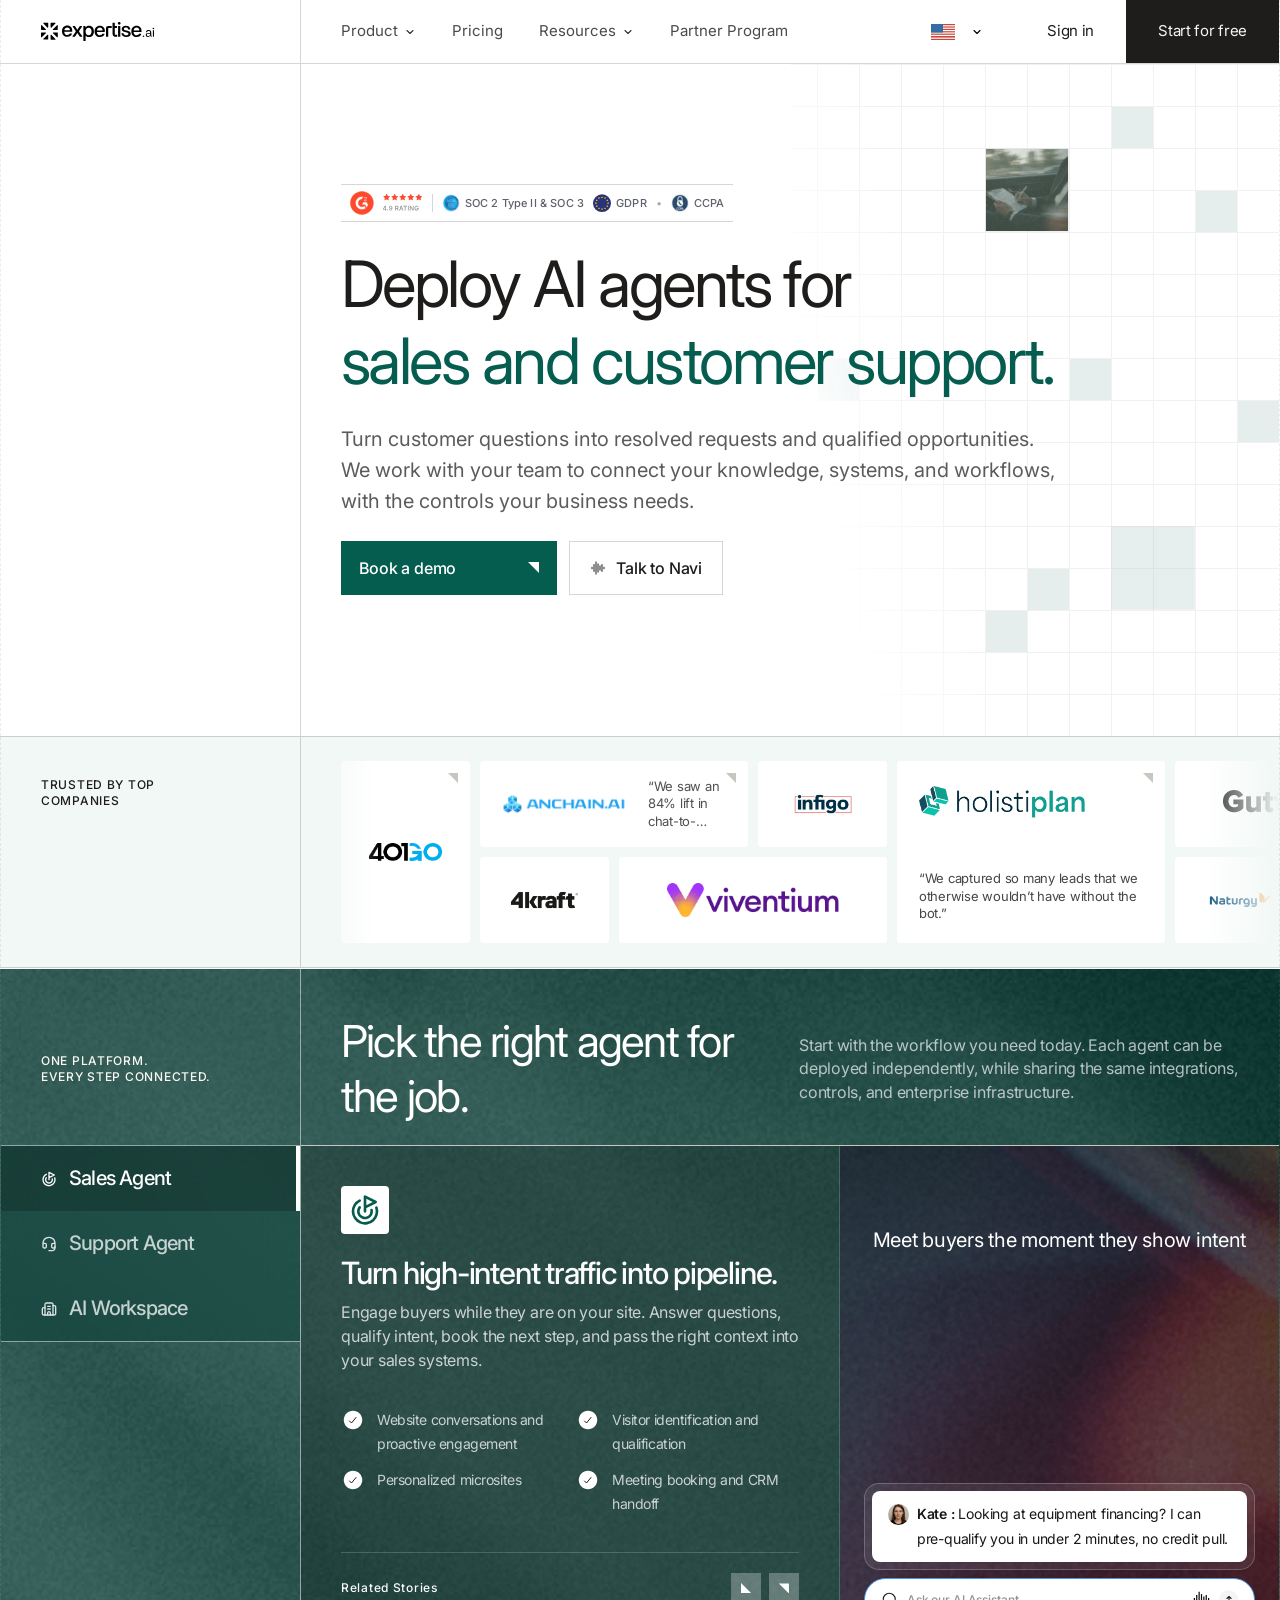
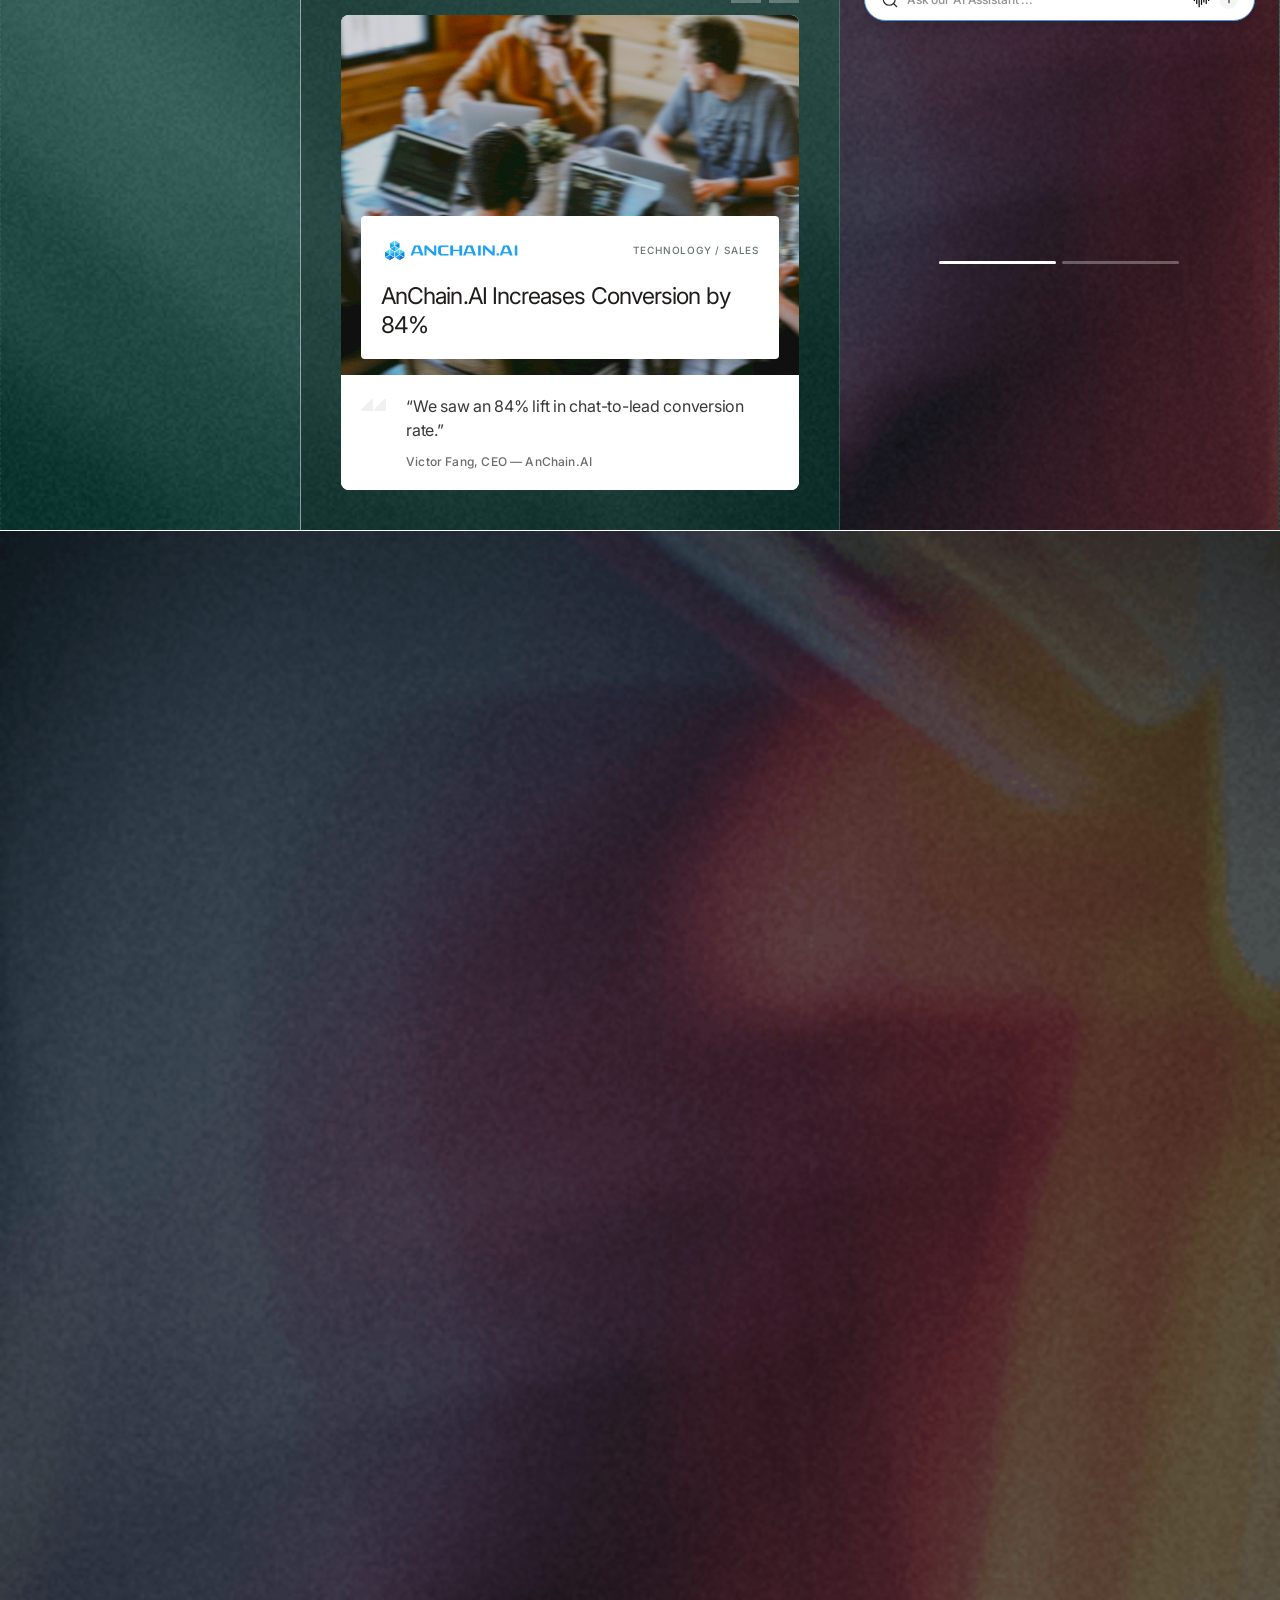
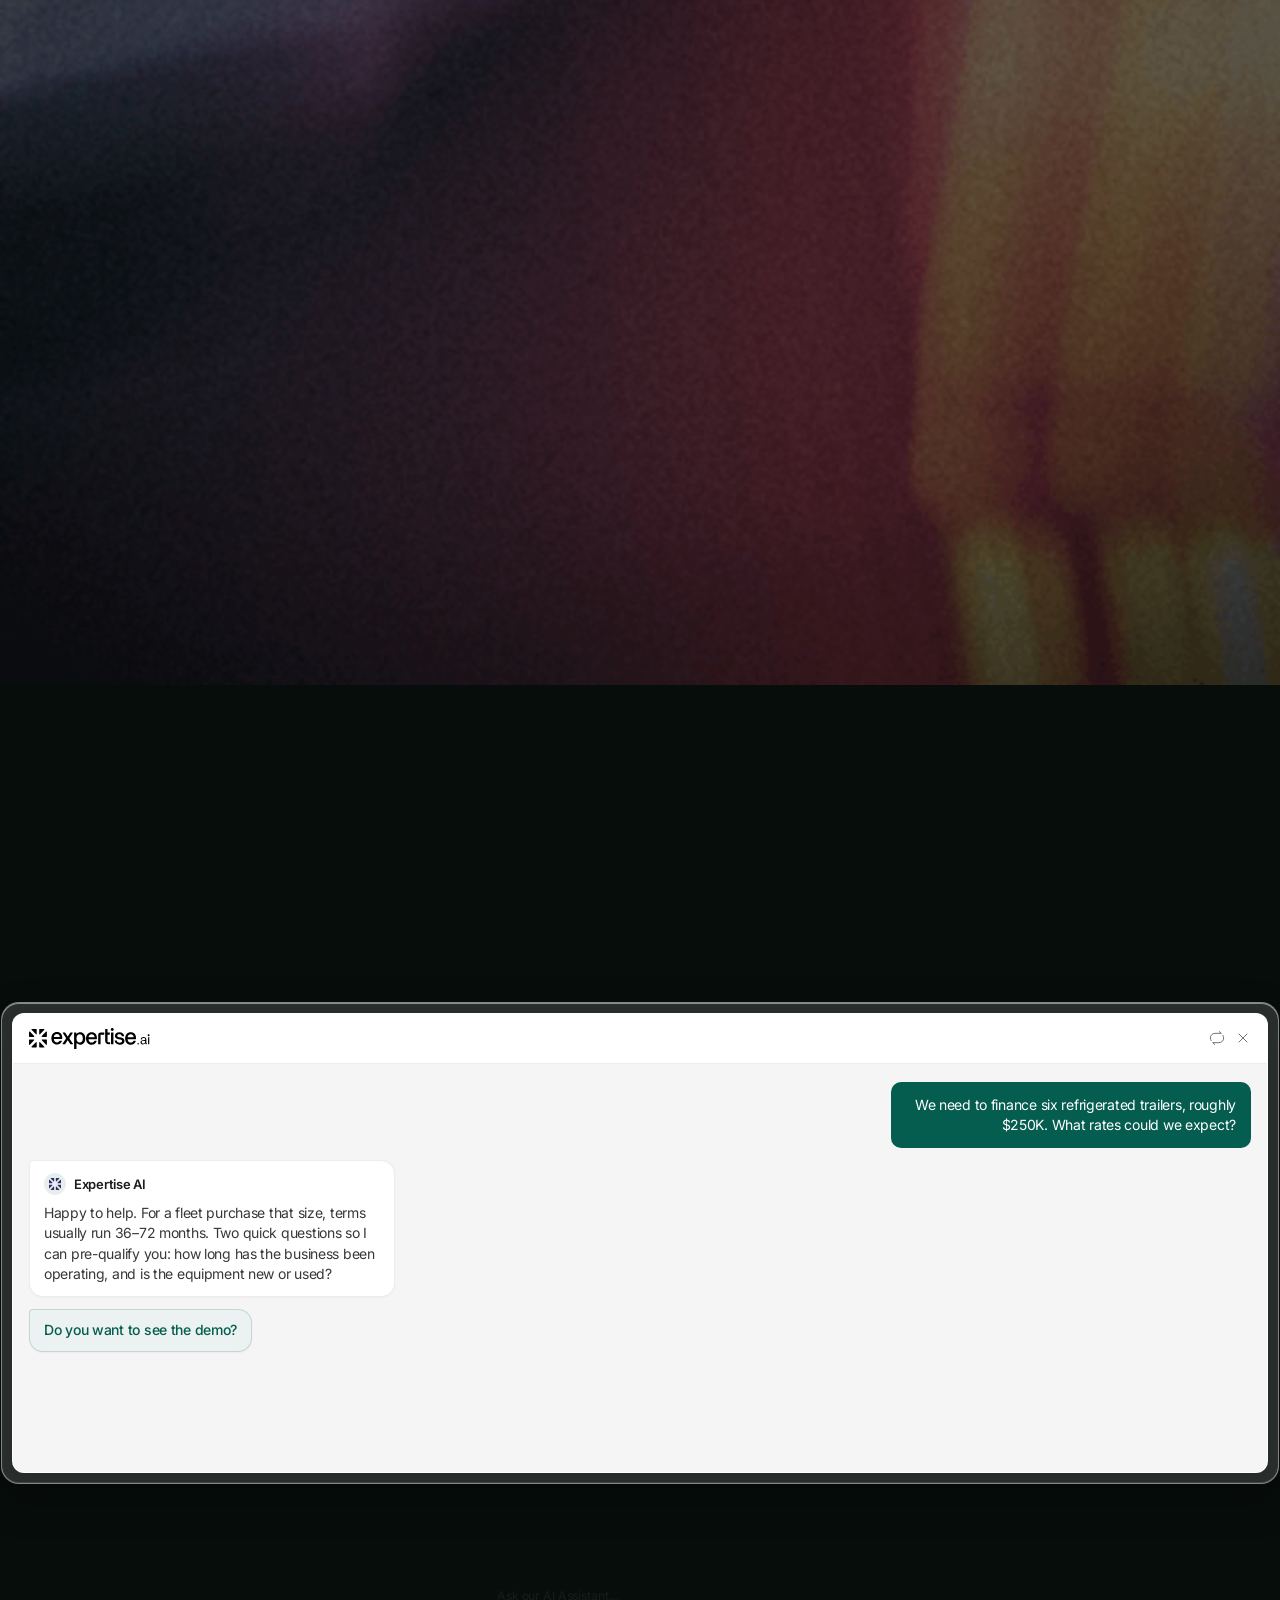
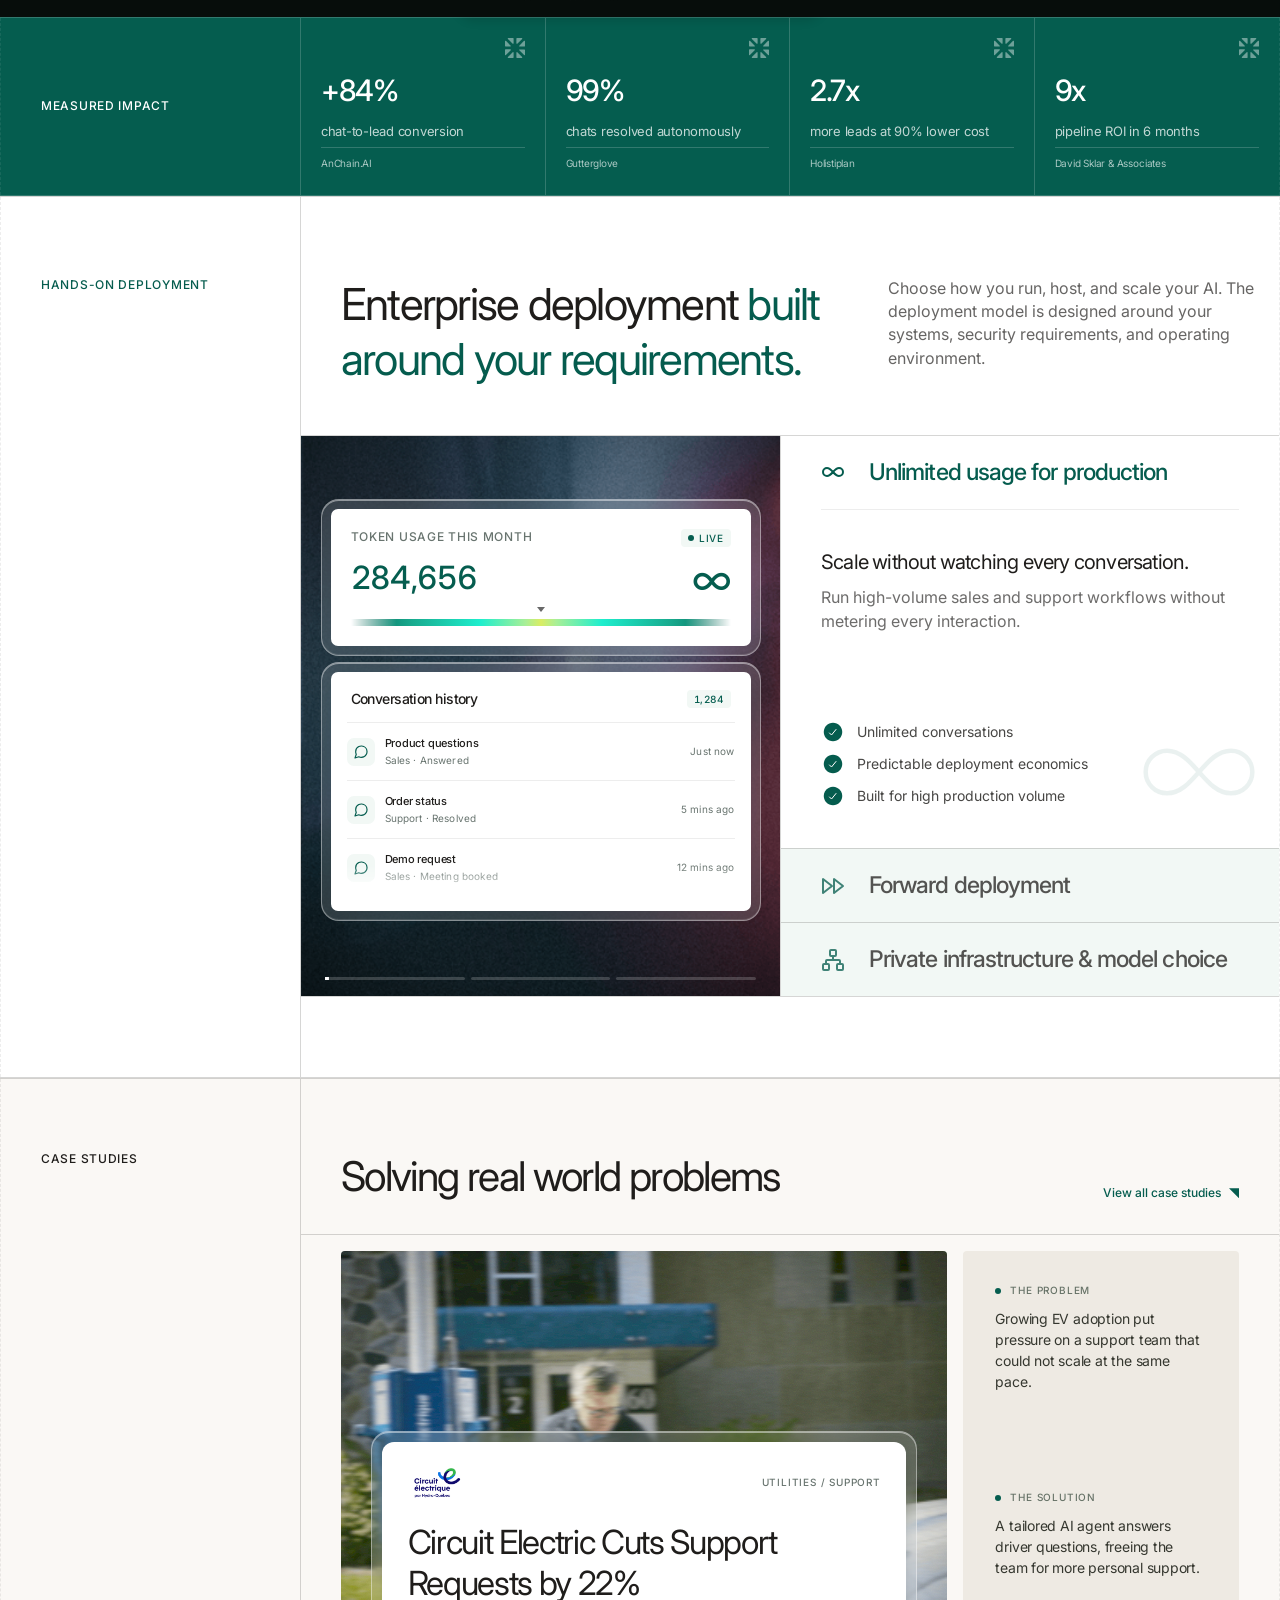
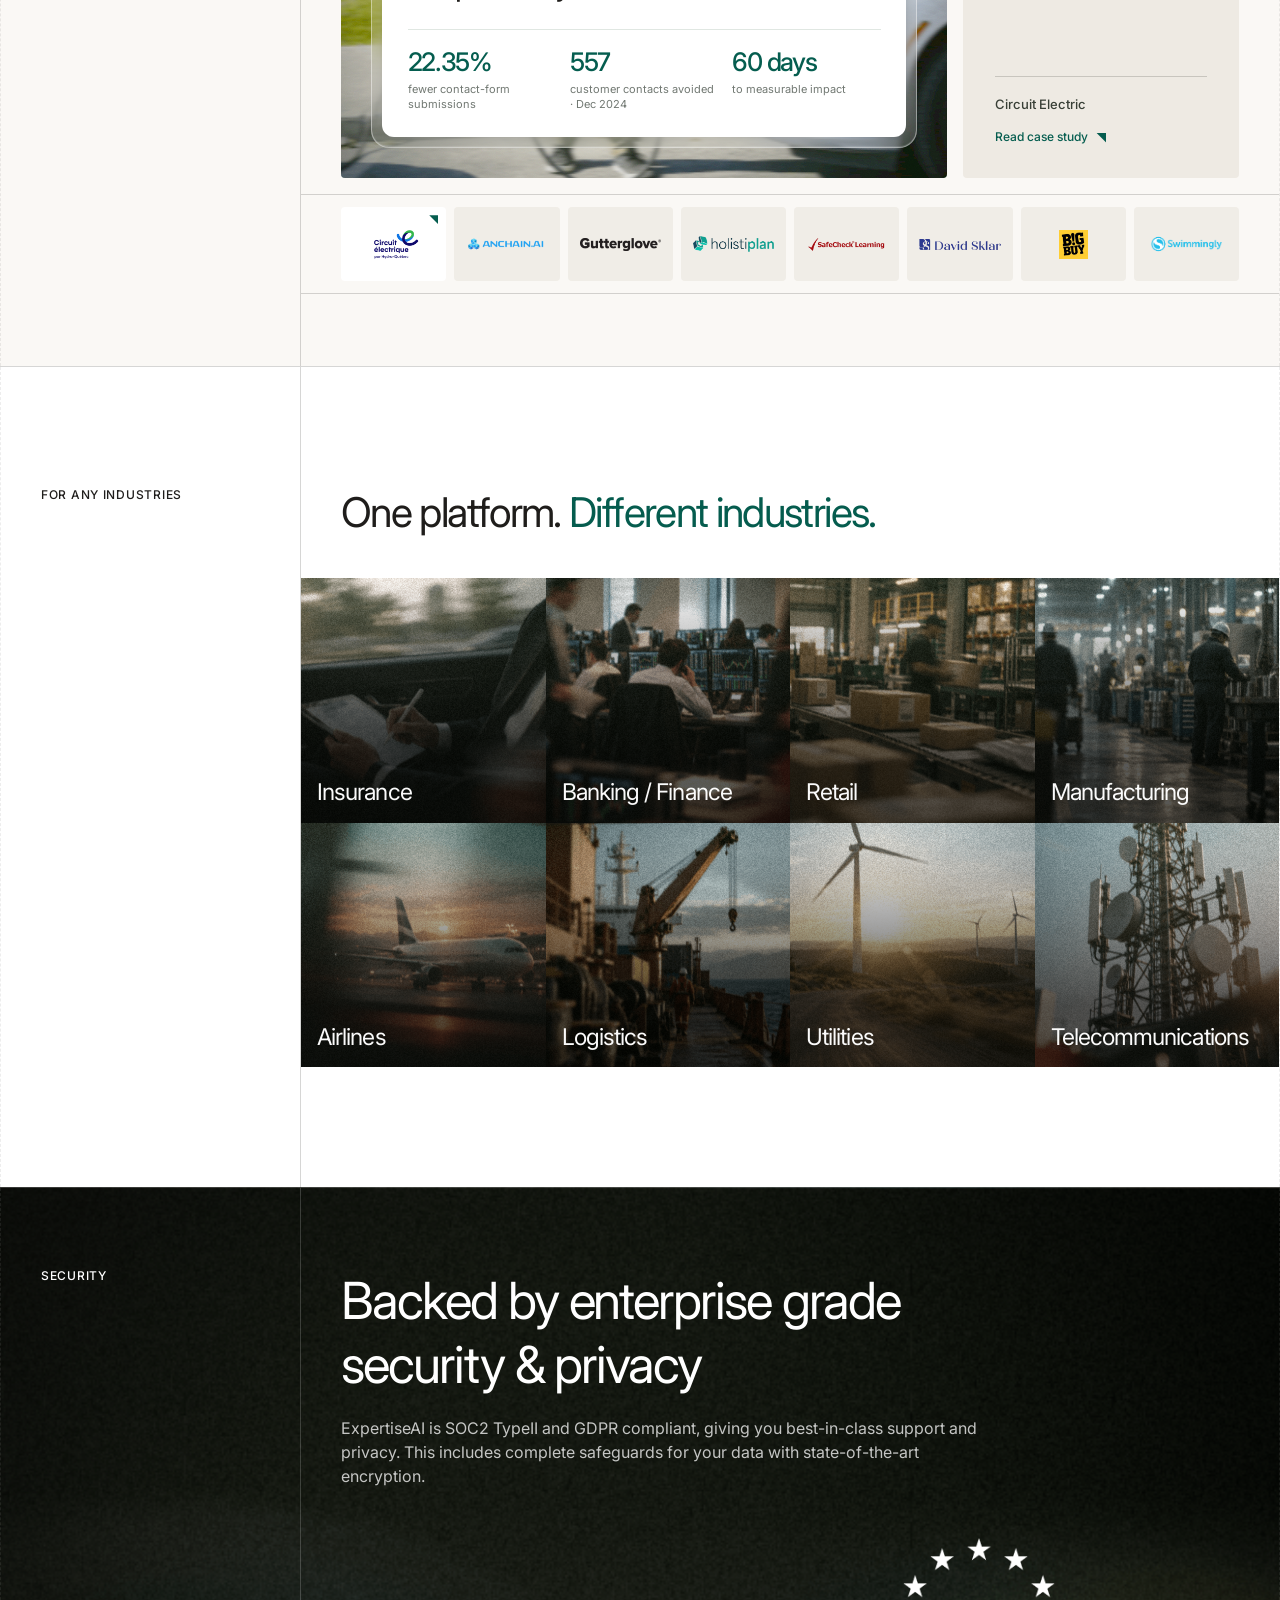
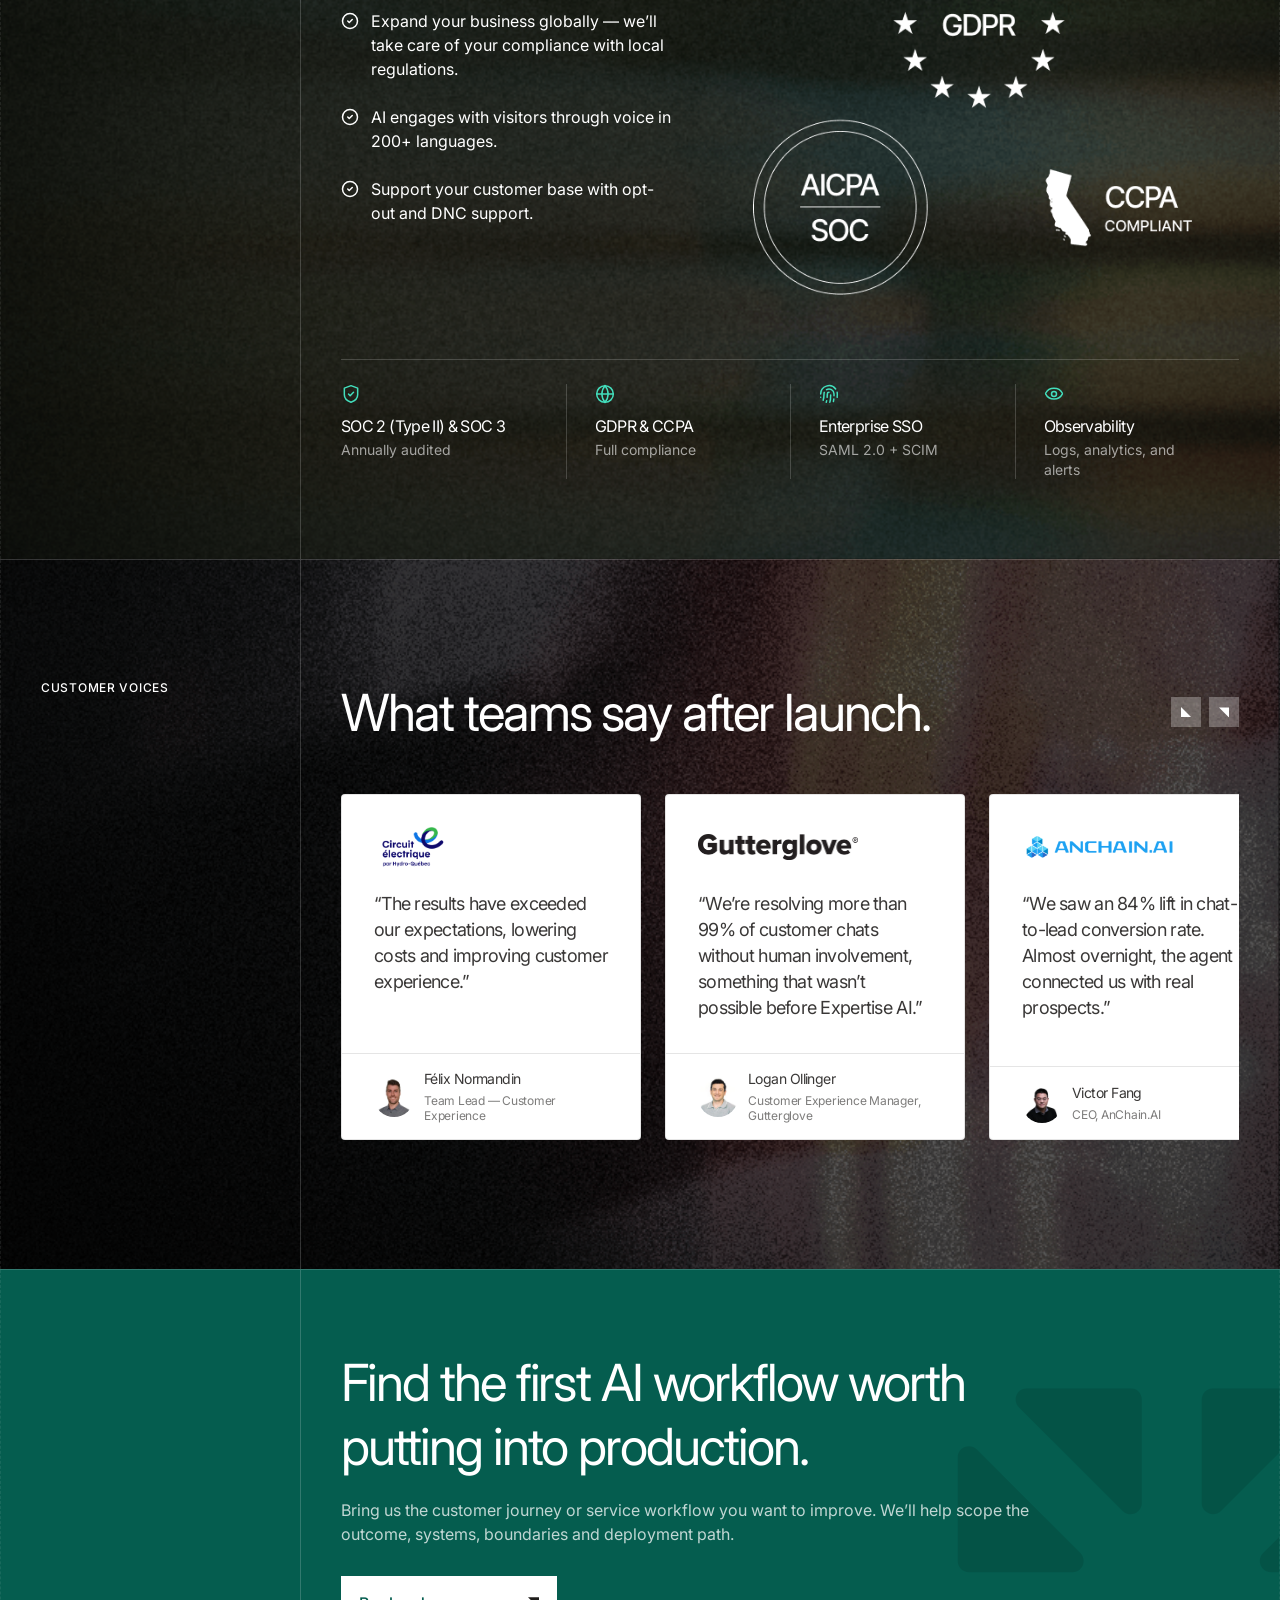
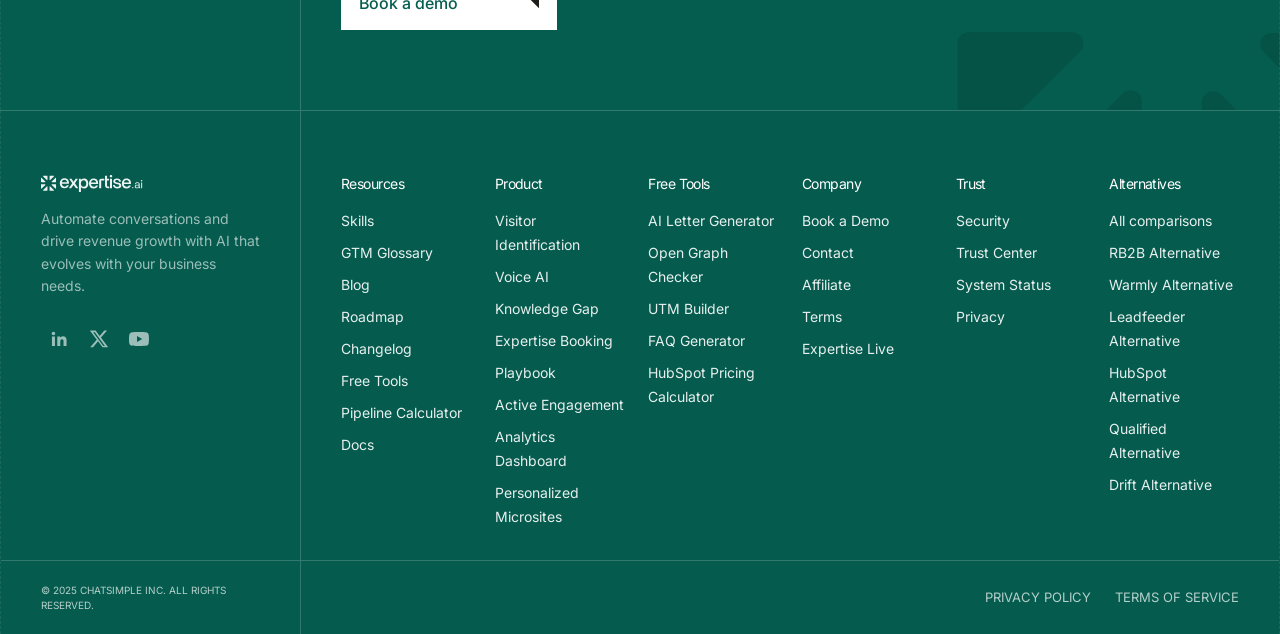
<file: index.html>
<!DOCTYPE html>
<html lang="en">
<head>
  <meta charset="UTF-8" />
  <meta name="viewport" content="width=device-width, initial-scale=1.0" />
  <title>Expertise.ai — Deploy AI agents for sales and customer support</title>
  <link rel="preconnect" href="https://fonts.googleapis.com" />
  <link rel="preconnect" href="https://fonts.gstatic.com" crossorigin />
  <link href="https://fonts.googleapis.com/css2?family=Inter:wght@400;500;600&display=swap" rel="stylesheet" />
  <link rel="stylesheet" href="styles.css" />
</head>
<body>

  <!-- ===== NAVBAR ===== -->
  <header class="navbar">
    <div class="section-container navbar-container">
      <div class="navbar-sidebar">
        <a href="#" class="logo" aria-label="Expertise.ai">
          <img src="assets/expertise-logo.svg" alt="Expertise.ai" class="nav-logo-img" />
        </a>
      </div>
      <div class="navbar-content">
      <!-- Logo visible only on mobile (desktop logo lives in navbar-sidebar) -->
      <a href="#" class="logo nav-logo-mobile" aria-label="Expertise.ai">
        <img src="assets/expertise-logo.svg" alt="Expertise.ai" class="nav-logo-img" />
      </a>
      <nav class="nav-links" id="nav-links">
        <a href="#" class="nav-link">Product <svg viewBox="0 0 16 16" width="12" height="12" fill="none"><path d="M4 6l4 4 4-4" stroke="black" stroke-width="1.5" stroke-linecap="round" stroke-linejoin="round"/></svg></a>
        <a href="#" class="nav-link">Pricing</a>
        <a href="#" class="nav-link">Resources <svg viewBox="0 0 16 16" width="12" height="12" fill="none"><path d="M4 6l4 4 4-4" stroke="black" stroke-width="1.5" stroke-linecap="round" stroke-linejoin="round"/></svg></a>
        <a href="#" class="nav-link">Partner Program</a>
      </nav>
      <div class="navbar-actions">
        <button class="btn-flag" aria-label="Language">
          <svg viewBox="0 0 24 16" width="24" height="16" fill="none">
            <rect width="24" height="16" fill="#CA4638"/>
            <rect y="1.2" width="24" height="1.2" fill="white"/>
            <rect y="3.6" width="24" height="1.2" fill="white"/>
            <rect y="6" width="24" height="1.2" fill="white"/>
            <rect y="8.4" width="24" height="1.2" fill="white"/>
            <rect y="10.8" width="24" height="1.2" fill="white"/>
            <rect y="13.6" width="24" height="1.2" fill="white"/>
            <rect width="12" height="8.53333" fill="#346DA6"/>
          </svg>
          <svg viewBox="0 0 16 16" width="12" height="12" fill="none"><path d="M4 6l4 4 4-4" stroke="black" stroke-width="1.5" stroke-linecap="round" stroke-linejoin="round"/></svg>
        </button>
        <a href="#" class="btn-signin">Sign in</a>
        <a href="#" class="btn-start">Start for free</a>
        <button class="nav-hamburger" id="nav-hamburger" aria-label="Open menu" aria-expanded="false" aria-controls="nav-mobile-drawer">
          <span></span><span></span><span></span>
        </button>
      </div>
      </div>
    </div>
  </header>

  <!-- Mobile nav drawer -->
  <nav class="nav-mobile-drawer" id="nav-mobile-drawer" aria-label="Mobile navigation">
    <a href="#" class="mobile-link">Product</a>
    <a href="#" class="mobile-link">Pricing</a>
    <a href="#" class="mobile-link">Resources</a>
    <a href="#" class="mobile-link">Partner Program</a>
    <div class="mobile-actions">
      <a href="#" class="mobile-btn-start">Start for free</a>
      <a href="#" class="mobile-btn-signin">Sign in</a>
    </div>
  </nav>

  <!-- ===== SECTION 1: HERO ===== -->
  <section class="hero">
    <div class="section-container split-container hero-layout">
      <div class="hero-sidebar"></div>
      <div class="hero-content">
        <div class="hero-grid" id="hero-grid" aria-hidden="true"></div>
        <div class="hero-container">
          <div class="hero-intro">
            <div class="hero-trust-strip" aria-label="Customer rating and compliance credentials">
              <a class="hero-trust-rating" href="https://www.g2.com/products/expertise-ai/reviews" target="_blank" rel="noopener" aria-label="View Expertise AI's 4.9 rating on G2">
                <img src="assets/trust-g2-rating.svg" alt="G2 rating: 4.9 out of 5" />
              </a>
              <span class="hero-trust-divider" aria-hidden="true"></span>
              <a class="hero-compliance-link" href="https://trust.expertise.ai/" target="_blank" rel="noopener">
                <img class="hero-compliance-logo" src="assets/trust-aicpa-soc.webp" alt="" aria-hidden="true" />
                <span>SOC 2 Type II &amp; SOC 3</span>
              </a>
              <a class="hero-compliance-link" href="https://trust.expertise.ai/" target="_blank" rel="noopener">
                <img class="hero-compliance-logo" src="assets/trust-gdpr.svg" alt="" aria-hidden="true" />
                <span>GDPR</span>
              </a>
              <span class="hero-compliance-dot" aria-hidden="true">•</span>
              <a class="hero-compliance-link" href="https://trust.expertise.ai/" target="_blank" rel="noopener">
                <img class="hero-compliance-logo" src="assets/trust-ccpa.webp" alt="" aria-hidden="true" />
                <span>CCPA</span>
              </a>
            </div>
            <h1 class="hero-heading">
              <span class="hero-heading-line">Deploy AI agents for</span>
              <span class="hero-heading-line hero-heading-green">sales and customer support.</span>
            </h1>
            <p class="hero-copy">
              Turn customer questions into resolved requests and qualified opportunities. We work with your team to connect your knowledge, systems, and workflows, with the controls your business needs.
            </p>
            <div class="hero-actions">
              <a class="hero-demo-cta" href="https://meetings.hubspot.com/nick-raja/expertise-ai" target="_blank" rel="noopener"><span class="hero-demo-label">Book a demo</span><span class="hero-demo-arrow" aria-hidden="true"></span></a>
              <button class="hero-navi-cta" type="button">
                <svg class="hero-navi-icon" viewBox="0 0 16 16" width="16" height="16" fill="none" aria-hidden="true">
                  <path d="M6 2V14" stroke="currentColor" stroke-linecap="square"/>
                  <path d="M4 4.667V11.334" stroke="currentColor" stroke-linecap="square"/>
                  <path d="M8 4V12" stroke="currentColor" stroke-linecap="square"/>
                  <path d="M10 6V10" stroke="currentColor" stroke-linecap="square"/>
                  <path d="M12 4.667V11.334" stroke="currentColor" stroke-linecap="square"/>
                  <path d="M14 7.333V8.666" stroke="currentColor" stroke-linecap="square"/>
                  <path d="M2 7.333V8.666" stroke="currentColor" stroke-linecap="square"/>
                </svg>
                <span>Talk to Navi</span>
              </button>
            </div>
          </div>
        <div class="stats-grid hero-stats-grid" aria-hidden="true">
          <a href="https://www.expertise.ai/live/case-studies/anchain-ai" target="_blank" rel="noopener" class="stat-card">
            <div class="stat-icon" aria-hidden="true">
              <svg viewBox="0 0 24 24" width="20" height="20" fill="none" xmlns="http://www.w3.org/2000/svg"><path d="M0.0225724 3.86871C0.0225724 3.31485 0.693408 3.02661 1.09534 3.42788L6.88943 9.21518C7.27156 9.61928 7.00832 10.2918 6.44787 10.2918H0.65095C0.311286 10.2918 0.0197419 10.0064 0.0225724 9.65884V3.86871Z" fill="currentColor"/><path d="M6.86969 14.7169L1.08126 20.507C0.676496 20.9054 0 20.6228 0 20.0662V14.276C0 13.9313 0.291544 13.643 0.636869 13.6459H6.42813C7.00273 13.6459 7.27163 14.3156 6.86969 14.7169Z" fill="currentColor"/><path d="M24 14.3184V20.1086C24 20.6653 23.3292 20.9507 22.9216 20.5494L17.1275 14.7593C16.7284 14.358 17.0171 13.6826 17.5719 13.6883H23.3631C23.7113 13.6883 23.9774 13.9539 23.9972 14.3184H24Z" fill="currentColor"/><path d="M10.3258 17.5146V23.3019C10.3258 23.6495 10.0343 23.9377 9.68894 23.9349H3.89768C3.3429 23.9349 3.05701 23.2652 3.45612 22.8583L9.24738 17.0766C9.65214 16.6923 10.3286 16.9551 10.3286 17.5118L10.3258 17.5146Z" fill="currentColor"/><path d="M10.3258 0.613205V6.42029C10.3258 6.97415 9.65496 7.25956 9.25302 6.86112L3.4561 1.07664C3.05417 0.672548 3.34005 0 3.89483 0H9.68609C10.0541 0 10.3201 0.265628 10.323 0.613205H10.3258Z" fill="currentColor"/><path d="M13.677 6.42029V0.63016C13.677 0.285409 13.9686 0 14.3111 0H20.1052C20.66 0 20.9458 0.669722 20.5467 1.07664L14.7555 6.86394C14.3507 7.24543 13.6742 6.9798 13.6742 6.42311L13.677 6.42029Z" fill="currentColor"/><path d="M17.1105 9.22367L22.9018 3.43637C23.3065 3.03228 23.983 3.31769 23.9802 3.87155V9.65885C23.9802 10.0234 23.7141 10.2918 23.349 10.2918H17.5549C17.0001 10.2918 16.7142 9.62212 17.1133 9.22367H17.1105Z" fill="currentColor"/><path d="M20.5495 22.9234C20.9486 23.3275 20.6599 24.0028 20.108 23.9943L14.3139 24C13.9488 23.9943 13.6799 23.7061 13.6799 23.3642V17.5769C13.6799 17.023 14.3563 16.732 14.7611 17.1361L20.5524 22.9234H20.5495Z" fill="currentColor"/></svg>
            </div>
            <div class="stat-body">
              <div class="stat-number">+84%</div>
              <div class="stat-label">chat-to-lead conversion</div>
              <div class="stat-divider"></div>
              <div class="stat-company-row"><div class="stat-company">AnChain.AI</div><span class="stat-arrow" aria-hidden="true"></span></div>
            </div>
          </a>
          <a href="https://www.expertise.ai/live/case-studies/gutterglove" target="_blank" rel="noopener" class="stat-card">
            <div class="stat-icon" aria-hidden="true">
              <svg viewBox="0 0 24 24" width="20" height="20" fill="none" xmlns="http://www.w3.org/2000/svg"><path d="M0.0225724 3.86871C0.0225724 3.31485 0.693408 3.02661 1.09534 3.42788L6.88943 9.21518C7.27156 9.61928 7.00832 10.2918 6.44787 10.2918H0.65095C0.311286 10.2918 0.0197419 10.0064 0.0225724 9.65884V3.86871Z" fill="currentColor"/><path d="M6.86969 14.7169L1.08126 20.507C0.676496 20.9054 0 20.6228 0 20.0662V14.276C0 13.9313 0.291544 13.643 0.636869 13.6459H6.42813C7.00273 13.6459 7.27163 14.3156 6.86969 14.7169Z" fill="currentColor"/><path d="M24 14.3184V20.1086C24 20.6653 23.3292 20.9507 22.9216 20.5494L17.1275 14.7593C16.7284 14.358 17.0171 13.6826 17.5719 13.6883H23.3631C23.7113 13.6883 23.9774 13.9539 23.9972 14.3184H24Z" fill="currentColor"/><path d="M10.3258 17.5146V23.3019C10.3258 23.6495 10.0343 23.9377 9.68894 23.9349H3.89768C3.3429 23.9349 3.05701 23.2652 3.45612 22.8583L9.24738 17.0766C9.65214 16.6923 10.3286 16.9551 10.3286 17.5118L10.3258 17.5146Z" fill="currentColor"/><path d="M10.3258 0.613205V6.42029C10.3258 6.97415 9.65496 7.25956 9.25302 6.86112L3.4561 1.07664C3.05417 0.672548 3.34005 0 3.89483 0H9.68609C10.0541 0 10.3201 0.265628 10.323 0.613205H10.3258Z" fill="currentColor"/><path d="M13.677 6.42029V0.63016C13.677 0.285409 13.9686 0 14.3111 0H20.1052C20.66 0 20.9458 0.669722 20.5467 1.07664L14.7555 6.86394C14.3507 7.24543 13.6742 6.9798 13.6742 6.42311L13.677 6.42029Z" fill="currentColor"/><path d="M17.1105 9.22367L22.9018 3.43637C23.3065 3.03228 23.983 3.31769 23.9802 3.87155V9.65885C23.9802 10.0234 23.7141 10.2918 23.349 10.2918H17.5549C17.0001 10.2918 16.7142 9.62212 17.1133 9.22367H17.1105Z" fill="currentColor"/><path d="M20.5495 22.9234C20.9486 23.3275 20.6599 24.0028 20.108 23.9943L14.3139 24C13.9488 23.9943 13.6799 23.7061 13.6799 23.3642V17.5769C13.6799 17.023 14.3563 16.732 14.7611 17.1361L20.5524 22.9234H20.5495Z" fill="currentColor"/></svg>
            </div>
            <div class="stat-body">
              <div class="stat-number">99%</div>
              <div class="stat-label">chats resolved autonomously</div>
              <div class="stat-divider"></div>
              <div class="stat-company-row"><div class="stat-company">Gutterglove</div><span class="stat-arrow" aria-hidden="true"></span></div>
            </div>
          </a>
          <a href="https://www.expertise.ai/live/case-studies/holistiplan" target="_blank" rel="noopener" class="stat-card">
            <div class="stat-icon" aria-hidden="true">
              <svg viewBox="0 0 24 24" width="20" height="20" fill="none" xmlns="http://www.w3.org/2000/svg"><path d="M0.0225724 3.86871C0.0225724 3.31485 0.693408 3.02661 1.09534 3.42788L6.88943 9.21518C7.27156 9.61928 7.00832 10.2918 6.44787 10.2918H0.65095C0.311286 10.2918 0.0197419 10.0064 0.0225724 9.65884V3.86871Z" fill="currentColor"/><path d="M6.86969 14.7169L1.08126 20.507C0.676496 20.9054 0 20.6228 0 20.0662V14.276C0 13.9313 0.291544 13.643 0.636869 13.6459H6.42813C7.00273 13.6459 7.27163 14.3156 6.86969 14.7169Z" fill="currentColor"/><path d="M24 14.3184V20.1086C24 20.6653 23.3292 20.9507 22.9216 20.5494L17.1275 14.7593C16.7284 14.358 17.0171 13.6826 17.5719 13.6883H23.3631C23.7113 13.6883 23.9774 13.9539 23.9972 14.3184H24Z" fill="currentColor"/><path d="M10.3258 17.5146V23.3019C10.3258 23.6495 10.0343 23.9377 9.68894 23.9349H3.89768C3.3429 23.9349 3.05701 23.2652 3.45612 22.8583L9.24738 17.0766C9.65214 16.6923 10.3286 16.9551 10.3286 17.5118L10.3258 17.5146Z" fill="currentColor"/><path d="M10.3258 0.613205V6.42029C10.3258 6.97415 9.65496 7.25956 9.25302 6.86112L3.4561 1.07664C3.05417 0.672548 3.34005 0 3.89483 0H9.68609C10.0541 0 10.3201 0.265628 10.323 0.613205H10.3258Z" fill="currentColor"/><path d="M13.677 6.42029V0.63016C13.677 0.285409 13.9686 0 14.3111 0H20.1052C20.66 0 20.9458 0.669722 20.5467 1.07664L14.7555 6.86394C14.3507 7.24543 13.6742 6.9798 13.6742 6.42311L13.677 6.42029Z" fill="currentColor"/><path d="M17.1105 9.22367L22.9018 3.43637C23.3065 3.03228 23.983 3.31769 23.9802 3.87155V9.65885C23.9802 10.0234 23.7141 10.2918 23.349 10.2918H17.5549C17.0001 10.2918 16.7142 9.62212 17.1133 9.22367H17.1105Z" fill="currentColor"/><path d="M20.5495 22.9234C20.9486 23.3275 20.6599 24.0028 20.108 23.9943L14.3139 24C13.9488 23.9943 13.6799 23.7061 13.6799 23.3642V17.5769C13.6799 17.023 14.3563 16.732 14.7611 17.1361L20.5524 22.9234H20.5495Z" fill="currentColor"/></svg>
            </div>
            <div class="stat-body">
              <div class="stat-number">2.7x</div>
              <div class="stat-label">more leads at 90% lower cost</div>
              <div class="stat-divider"></div>
              <div class="stat-company-row"><div class="stat-company">Holistiplan</div><span class="stat-arrow" aria-hidden="true"></span></div>
            </div>
          </a>
          <a href="https://www.expertise.ai/live/case-studies/david-sklar" target="_blank" rel="noopener" class="stat-card">
            <div class="stat-icon" aria-hidden="true">
              <svg viewBox="0 0 24 24" width="20" height="20" fill="none" xmlns="http://www.w3.org/2000/svg"><path d="M0.0225724 3.86871C0.0225724 3.31485 0.693408 3.02661 1.09534 3.42788L6.88943 9.21518C7.27156 9.61928 7.00832 10.2918 6.44787 10.2918H0.65095C0.311286 10.2918 0.0197419 10.0064 0.0225724 9.65884V3.86871Z" fill="currentColor"/><path d="M6.86969 14.7169L1.08126 20.507C0.676496 20.9054 0 20.6228 0 20.0662V14.276C0 13.9313 0.291544 13.643 0.636869 13.6459H6.42813C7.00273 13.6459 7.27163 14.3156 6.86969 14.7169Z" fill="currentColor"/><path d="M24 14.3184V20.1086C24 20.6653 23.3292 20.9507 22.9216 20.5494L17.1275 14.7593C16.7284 14.358 17.0171 13.6826 17.5719 13.6883H23.3631C23.7113 13.6883 23.9774 13.9539 23.9972 14.3184H24Z" fill="currentColor"/><path d="M10.3258 17.5146V23.3019C10.3258 23.6495 10.0343 23.9377 9.68894 23.9349H3.89768C3.3429 23.9349 3.05701 23.2652 3.45612 22.8583L9.24738 17.0766C9.65214 16.6923 10.3286 16.9551 10.3286 17.5118L10.3258 17.5146Z" fill="currentColor"/><path d="M10.3258 0.613205V6.42029C10.3258 6.97415 9.65496 7.25956 9.25302 6.86112L3.4561 1.07664C3.05417 0.672548 3.34005 0 3.89483 0H9.68609C10.0541 0 10.3201 0.265628 10.323 0.613205H10.3258Z" fill="currentColor"/><path d="M13.677 6.42029V0.63016C13.677 0.285409 13.9686 0 14.3111 0H20.1052C20.66 0 20.9458 0.669722 20.5467 1.07664L14.7555 6.86394C14.3507 7.24543 13.6742 6.9798 13.6742 6.42311L13.677 6.42029Z" fill="currentColor"/><path d="M17.1105 9.22367L22.9018 3.43637C23.3065 3.03228 23.983 3.31769 23.9802 3.87155V9.65885C23.9802 10.0234 23.7141 10.2918 23.349 10.2918H17.5549C17.0001 10.2918 16.7142 9.62212 17.1133 9.22367H17.1105Z" fill="currentColor"/><path d="M20.5495 22.9234C20.9486 23.3275 20.6599 24.0028 20.108 23.9943L14.3139 24C13.9488 23.9943 13.6799 23.7061 13.6799 23.3642V17.5769C13.6799 17.023 14.3563 16.732 14.7611 17.1361L20.5524 22.9234H20.5495Z" fill="currentColor"/></svg>
            </div>
            <div class="stat-body">
              <div class="stat-number">9x</div>
              <div class="stat-label">pipeline ROI in 6 months</div>
              <div class="stat-divider"></div>
              <div class="stat-company-row"><div class="stat-company">David Sklar &amp; Associates</div><span class="stat-arrow" aria-hidden="true"></span></div>
            </div>
          </a>
        </div>
        </div>
      </div>
    </div>
  </section>

  <!-- ===== TRUSTED CLIENT BENTO ===== -->
  <section class="client-marquee-section" aria-label="Trusted by top companies">
    <div class="section-container split-container client-marquee-layout">
      <div class="client-marquee-sidebar">
        <p>Trusted by top companies</p>
      </div>
      <div class="client-marquee-content">
        <div class="client-bento-viewport">
          <div class="client-bento-track">
        <div class="client-bento">
          <a class="client-bento-card client-bento-card--case-study client-bento-card--logo client-bento-go" href="https://www.expertise.ai/live/case-studies/401go" target="_blank" rel="noopener" data-case-study-title="How 401GO Uncovered Hidden Customer Demand">
            <img src="assets/client-401go.png" alt="401GO" />
            <span class="client-bento-arrow" aria-hidden="true"></span>
          </a>

          <a class="client-bento-card client-bento-card--case-study client-bento-card--quote client-bento-anchain" href="https://www.expertise.ai/live/case-studies/anchain-ai" target="_blank" rel="noopener" data-case-study-title="AnChain.AI Increases Conversion by 84%">
            <img src="assets/client-anchain.svg" alt="AnChain.AI" />
            <p>“We saw an 84% lift in chat-to-lead conversion rate.”</p>
            <span class="client-bento-arrow" aria-hidden="true"></span>
          </a>

          <a class="client-bento-card client-bento-card--case-study client-bento-card--logo client-bento-gutter" href="https://www.expertise.ai/live/case-studies/gutterglove" target="_blank" rel="noopener" data-case-study-title="Gutterglove Automates 99% of Customer Chats">
            <img src="assets/client-gutterglove.png" alt="Gutterglove" />
            <span class="client-bento-arrow" aria-hidden="true"></span>
          </a>

          <a class="client-bento-card client-bento-card--case-study client-bento-card--feature client-bento-holisti" href="https://www.expertise.ai/live/case-studies/holistiplan" target="_blank" rel="noopener" data-case-study-title="Holistiplan Gets 2.7× More Leads at 90% Lower Cost">
            <img src="assets/client-holistiplan.webp" alt="Holistiplan" />
            <p>“We captured so many leads that we otherwise wouldn’t have without the bot.”</p>
            <span class="client-bento-arrow" aria-hidden="true"></span>
          </a>

          <a class="client-bento-card client-bento-card--case-study client-bento-card--quote client-bento-circuit" href="https://www.expertise.ai/live/case-studies/circuit-electric" target="_blank" rel="noopener" data-case-study-title="Circuit Electric Cuts Support Requests by 22%">
            <img src="assets/logo-circuit-electric.png" alt="Circuit Electric" />
            <p>“The results have exceeded our expectations, lowering costs and improving customer experience.”</p>
            <span class="client-bento-arrow" aria-hidden="true"></span>
          </a>

          <a class="client-bento-card client-bento-card--case-study client-bento-card--stat client-bento-stat84" href="https://www.expertise.ai/live/case-studies/anchain-ai" target="_blank" rel="noopener" data-case-study-title="AnChain.AI Increases Conversion by 84%">
            <strong>+84%</strong>
            <span>chat-to-lead conversion</span>
            <i class="client-bento-arrow" aria-hidden="true"></i>
          </a>

          <a class="client-bento-card client-bento-card--case-study client-bento-card--stat client-bento-stat99" href="https://www.expertise.ai/live/case-studies/gutterglove" target="_blank" rel="noopener" data-case-study-title="Gutterglove Automates 99% of Customer Chats">
            <strong>99%</strong>
            <span>chats resolved autonomously</span>
            <i class="client-bento-arrow" aria-hidden="true"></i>
          </a>

          <a class="client-bento-card client-bento-card--case-study client-bento-card--logo client-bento-safecheck" href="https://www.expertise.ai/live/case-studies/safecheck" target="_blank" rel="noopener" data-case-study-title="SafeCheck Increases Corporate Leads by 50%">
            <img src="assets/logo-safecheck.png" alt="SafeCheck" />
            <span class="client-bento-arrow" aria-hidden="true"></span>
          </a>

          <a class="client-bento-card client-bento-card--case-study client-bento-card--logo client-bento-swim" href="https://www.expertise.ai/live/case-studies/swimmingly" target="_blank" rel="noopener" data-case-study-title="Swimmingly Raises AI Resolution Rate to 90%">
            <img src="assets/logo-swimmingly.png" alt="Swimmingly" />
            <span class="client-bento-arrow" aria-hidden="true"></span>
          </a>

          <a class="client-bento-card client-bento-card--case-study client-bento-card--stat client-bento-sklar" href="https://www.expertise.ai/live/case-studies/david-sklar" target="_blank" rel="noopener" data-case-study-title="David Sklar Generates 5× ROI After Hours">
            <img src="assets/client-david-sklar.webp" alt="" />
            <div>
              <strong>5×</strong>
              <span>ROI after hours</span>
            </div>
            <i class="client-bento-arrow" aria-hidden="true"></i>
          </a>

          <a class="client-bento-card client-bento-card--case-study client-bento-card--logo client-bento-bigbuy" href="https://www.expertise.ai/live/case-studies/big-buy" target="_blank" rel="noopener" data-case-study-title="BigBuy Scales AI Lead Capture and Support">
            <img src="assets/logo-bigbuy.jpg" alt="BigBuy" />
            <span class="client-bento-arrow" aria-hidden="true"></span>
          </a>

          <a class="client-bento-card client-bento-card--case-study client-bento-card--logo client-bento-solimar" href="https://www.expertise.ai/live/case-studies/solimar-systems-inc" target="_blank" rel="noopener" data-case-study-title="Solimar Achieves 99.9% AI Answer Accuracy">
            <img src="assets/client-solimar.webp" alt="Solimar" />
            <span class="client-bento-arrow" aria-hidden="true"></span>
          </a>

          <div class="client-bento-card client-bento-card--logo client-bento-austin">
            <img src="assets/client-austin-industries.svg" alt="Austin Industries" />
          </div>
          <div class="client-bento-card client-bento-card--logo client-bento-infigo">
            <img src="assets/client-infigo.webp" alt="Infigo" />
          </div>
          <div class="client-bento-card client-bento-card--logo client-bento-nevvon">
            <img src="assets/client-nevvon.webp" alt="Nevvon" />
          </div>
          <div class="client-bento-card client-bento-card--logo client-bento-process">
            <img src="assets/client-processfusion.webp" alt="Process Fusion" />
          </div>
          <div class="client-bento-card client-bento-card--logo client-bento-agora">
            <img src="assets/client-agora.webp" alt="Agora" />
          </div>
          <div class="client-bento-card client-bento-card--logo client-bento-software">
            <img src="assets/client-safe-software.svg" alt="Safe Software" />
          </div>
          <div class="client-bento-card client-bento-card--logo client-bento-viventium">
            <img src="assets/client-viventium.webp" alt="Viventium" />
          </div>
          <div class="client-bento-card client-bento-card--logo client-bento-naturgy">
            <img src="assets/client-naturgy.webp" alt="Naturgy" />
          </div>
          <div class="client-bento-card client-bento-card--logo client-bento-cognna">
            <img src="assets/client-cognna.webp" alt="Cognna" />
          </div>
          <div class="client-bento-card client-bento-card--logo client-bento-access">
            <img src="assets/client-access-group.png" alt="Access Group" />
          </div>
          <div class="client-bento-card client-bento-card--logo client-bento-kraft">
            <img src="assets/client-4kraft.svg" alt="4Kraft" />
          </div>
          <div class="client-bento-card client-bento-card--logo client-bento-usergems">
            <img src="assets/client-usergems.webp" alt="UserGems" />
          </div>
          <div class="client-bento-card client-bento-card--logo client-bento-stonex">
            <img src="assets/client-stonex.webp" alt="StoneX" />
          </div>
        </div>
          </div>
        </div>
      </div>
    </div>
  </section>

  <!-- ===== AGENTS ===== -->
  <section class="agents-section" aria-labelledby="agents-title">
    <div class="agents-bg" aria-hidden="true"></div>
    <div class="section-container split-container agents-layout">
      <aside class="agents-sidebar">
        <p>One platform.<br />Every step connected.</p>
        <div class="agents-tabs" role="tablist" aria-label="Agent types">
          <button class="agents-tab" type="button" role="tab" id="agent-tab-sales" data-agent-tab="sales" aria-controls="agent-pane-sales" aria-selected="true" tabindex="0">
            <img class="agents-tab-icon" src="assets/agent-tab-sales.svg" alt="" width="16" height="16" />
            Sales Agent
          </button>
          <button class="agents-tab" type="button" role="tab" id="agent-tab-support" data-agent-tab="support" aria-controls="agent-pane-support" aria-selected="false" tabindex="-1">
            <img class="agents-tab-icon" src="assets/agent-tab-support.svg" alt="" width="16" height="16" />
            Support Agent
          </button>
          <button class="agents-tab" type="button" role="tab" id="agent-tab-workspace" data-agent-tab="workspace" aria-controls="agent-pane-workspace" aria-selected="false" tabindex="-1">
            <img class="agents-tab-icon" src="assets/agent-tab-workspace.svg" alt="" width="16" height="16" />
            AI Workspace
          </button>
        </div>
      </aside>
      <div class="agents-content">
        <div class="agents-intro">
          <h2 id="agents-title">Pick the right agent for the job.</h2>
          <p>Start with the workflow you need today. Each agent can be deployed independently, while sharing the same integrations, controls, and enterprise infrastructure.</p>
        </div>

        <div class="agents-panel">
          <div class="agents-copy-stage">
            <article class="agents-pane is-active" data-agent-pane="sales" role="tabpanel" id="agent-pane-sales" aria-labelledby="agent-tab-sales">
              <div class="agents-pane-copy">
                <div class="agents-pane-badge" aria-hidden="true">
                  <img class="agents-pane-icon" src="assets/agent-pane-icon.svg" alt="" width="32" height="32" />
                </div>
                <div class="agents-pane-text">
                  <h3 class="agents-pane-title">Turn high-intent traffic into pipeline.</h3>
                  <p class="agents-pane-body">Engage buyers while they are on your site. Answer questions, qualify intent, book the next step, and pass the right context into your sales systems.</p>
                </div>
                <ul class="agents-features">
                  <li><img class="agents-check" src="assets/agent-check.svg" alt="" width="24" height="24" /><span>Website conversations and proactive engagement</span></li>
                  <li><img class="agents-check" src="assets/agent-check.svg" alt="" width="24" height="24" /><span>Visitor identification and qualification</span></li>
                  <li><img class="agents-check" src="assets/agent-check.svg" alt="" width="24" height="24" /><span>Personalized microsites</span></li>
                  <li><img class="agents-check" src="assets/agent-check.svg" alt="" width="24" height="24" /><span>Meeting booking and CRM handoff</span></li>
                </ul>
              </div>
              <div class="agents-case-block">
                <div class="agents-case-nav">
                  <p>Related Stories</p>
                  <div class="testimonials-controls" aria-label="Related stories">
                    <button type="button" class="testimonial-control testimonial-control--previous" data-agents-case-prev aria-controls="agents-case-sales" aria-label="Previous story"><i aria-hidden="true"></i></button>
                    <button type="button" class="testimonial-control" data-agents-case-next aria-controls="agents-case-sales" aria-label="Next story"><i aria-hidden="true"></i></button>
                  </div>
                </div>
                <div class="agents-case-stories" hidden>
                  <span data-case-href="https://www.expertise.ai/live/case-studies/anchain-ai" data-case-bg="assets/story-bg-anchain.jpg" data-case-logo="assets/client-anchain.svg" data-case-logo-alt="AnChain.AI" data-case-category="Technology / Sales" data-case-title="AnChain.AI Increases Conversion by 84%" data-case-metric-1-value="+84%" data-case-metric-1-caption="chat-to-lead conversion" data-case-metric-2-value="85%" data-case-metric-2-caption="faster first touch" data-case-metric-3-value="492" data-case-metric-3-caption="qualified signals · 6 months" data-case-quote="“We saw an 84% lift in chat-to-lead conversion rate.”" data-case-cite="Victor Fang, CEO — AnChain.AI"></span>
                  <span data-case-href="https://www.expertise.ai/live/case-studies/holistiplan" data-case-bg="assets/story-bg-holistiplan.jpg" data-case-logo="assets/client-holistiplan.webp" data-case-logo-alt="Holistiplan" data-case-category="Financial Services SaaS / Sales" data-case-title="Holistiplan: 2.7× More Leads, 90% Lower Cost" data-case-metric-1-value="2.7×" data-case-metric-1-caption="more leads" data-case-metric-2-value="90%" data-case-metric-2-caption="lower cost" data-case-metric-3-value="543" data-case-metric-3-caption="visitor leads captured" data-case-quote="“We captured so many leads that we otherwise wouldn’t have without the bot.”" data-case-cite="Renan Ronchi, Lifecycle Marketing Manager — Holistiplan"></span>
                  <span data-case-href="https://www.expertise.ai/live/case-studies/david-sklar" data-case-bg="assets/story-bg-david-sklar.jpg" data-case-logo="assets/client-david-sklar.webp" data-case-logo-alt="David Sklar &amp; Associates" data-case-category="Financial Services / Sales" data-case-title="David Sklar Generates 5× ROI After Hours" data-case-metric-1-value="5×" data-case-metric-1-caption="ROI from after-hours deployment" data-case-metric-2-value="20%" data-case-metric-2-caption="AI conversations → consultations" data-case-metric-3-value="24%" data-case-metric-3-caption="consultations → signed engagements" data-case-quote="“What this tool did for us is give us an opportunity to not only catch visitors' chats, but also to let them book appointments directly inside.”" data-case-cite="Archit Gupta, Operations Coordinator — David Sklar &amp; Associates"></span>
                </div>
                <a class="agents-case" id="agents-case-sales" href="https://www.expertise.ai/live/case-studies/anchain-ai" target="_blank" rel="noopener" style="--case-image: url('assets/story-bg-anchain.jpg')">
                  <article class="case-studies-primary agents-case-card">
                    <span class="agents-case-read">Read case study <i aria-hidden="true"></i></span>
                    <div class="case-studies-media" aria-hidden="true"></div>
                    <div class="case-studies-copy-wrap">
                      <div class="case-studies-copy-head">
                        <img data-agents-case-logo src="assets/client-anchain.svg" alt="AnChain.AI" />
                        <p data-agents-case-category>Technology / Sales</p>
                      </div>
                      <h3 data-agents-case-title>AnChain.AI Increases Conversion by 84%</h3>
                      <div class="agents-case-reveal">
                        <div class="agents-case-reveal-inner">
                          <dl class="case-studies-metrics">
                            <div><dt data-agents-metric-value="1">+84%</dt><dd data-agents-metric-caption="1">chat-to-lead conversion</dd></div>
                            <div><dt data-agents-metric-value="2">85%</dt><dd data-agents-metric-caption="2">faster first touch</dd></div>
                            <div><dt data-agents-metric-value="3">492</dt><dd data-agents-metric-caption="3">qualified signals · 6 months</dd></div>
                          </dl>
                        </div>
                      </div>
                    </div>
                  </article>
                  <div class="agents-case-quote">
                    <img class="agents-case-quote-mark" src="assets/agent-quote.svg" alt="" width="25" height="12" />
                    <div class="agents-case-quote-copy">
                      <p data-agents-case-quote>“We saw an 84% lift in chat-to-lead conversion rate.”</p>
                      <p data-agents-case-cite>Victor Fang, CEO — AnChain.AI</p>
                    </div>
                  </div>
                </a>
              </div>
            </article>

            <article class="agents-pane" data-agent-pane="support" role="tabpanel" id="agent-pane-support" aria-labelledby="agent-tab-support" aria-hidden="true" inert>
              <div class="agents-pane-copy">
                <div class="agents-pane-badge" aria-hidden="true">
                  <img class="agents-pane-icon" src="assets/agent-pane-support.svg" alt="" width="32" height="32" />
                </div>
                <div class="agents-pane-text">
                  <h3 class="agents-pane-title">Resolve more customer requests across web and voice.</h3>
                  <p class="agents-pane-body">Handle routine questions, guide customers through the right process, and escalate complex cases with full context. Extend the same experience to phone, voice, and avatar interactions.</p>
                </div>
                <ul class="agents-features">
                  <li><img class="agents-check" src="assets/agent-check.svg" alt="" width="24" height="24" /><span>Web chat and website voice</span></li>
                  <li><img class="agents-check" src="assets/agent-check.svg" alt="" width="24" height="24" /><span>Live microsite generation</span></li>
                  <li><img class="agents-check" src="assets/agent-check.svg" alt="" width="24" height="24" /><span>Inbound and outbound phone calling</span></li>
                  <li><img class="agents-check" src="assets/agent-check.svg" alt="" width="24" height="24" /><span>Multilingual support and human handoff</span></li>
                  <li><img class="agents-check" src="assets/agent-check.svg" alt="" width="24" height="24" /><span>AI avatar experiences</span></li>
                </ul>
              </div>
              <div class="agents-case-block">
                <div class="agents-case-nav">
                  <p>Related Stories</p>
                  <div class="testimonials-controls" aria-label="Related stories">
                    <button type="button" class="testimonial-control testimonial-control--previous" data-agents-case-prev aria-controls="agents-case-support" aria-label="Previous story"><i aria-hidden="true"></i></button>
                    <button type="button" class="testimonial-control" data-agents-case-next aria-controls="agents-case-support" aria-label="Next story"><i aria-hidden="true"></i></button>
                  </div>
                </div>
                <div class="agents-case-stories" hidden>
                  <span data-case-href="https://www.expertise.ai/live/case-studies/circuit-electric" data-case-bg="assets/story-bg-circuit-electric.png" data-case-logo="assets/logo-circuit-electric.png" data-case-logo-alt="Circuit Electric" data-case-category="Utilities / Support" data-case-title="Circuit Electric Cuts Support Requests by 22%" data-case-metric-1-value="22.35%" data-case-metric-1-caption="fewer contact-form submissions" data-case-metric-2-value="557" data-case-metric-2-caption="customer contacts avoided · Dec 2024" data-case-metric-3-value="60 days" data-case-metric-3-caption="to measurable impact" data-case-quote="“The results have exceeded our expectations, lowering costs and improving customer experience.”" data-case-cite="Félix Normandin, Team Lead — Customer Experience"></span>
                  <span data-case-href="https://www.expertise.ai/live/case-studies/gutterglove" data-case-bg="assets/story-bg-gutterglove.jpg" data-case-logo="assets/client-gutterglove.png" data-case-logo-alt="Gutterglove" data-case-category="Manufacturing / Support" data-case-title="Gutterglove Automates 99% of Customer Chats" data-case-metric-1-value="&gt;99%" data-case-metric-1-caption="chats resolved autonomously" data-case-metric-2-value="21%" data-case-metric-2-caption="fewer support interactions · YoY" data-case-metric-3-value="~30 min" data-case-metric-3-caption="initial setup time" data-case-quote="“We’re resolving more than 99% of customer chats without human involvement, something that wasn’t possible before Expertise AI.”" data-case-cite="Logan Ollinger, Customer Experience Manager — Gutterglove"></span>
                  <span data-case-href="https://www.expertise.ai/live/case-studies/safecheck" data-case-bg="assets/story-bg-safecheck.jpg" data-case-logo="assets/logo-safecheck.png" data-case-logo-alt="SafeCheck" data-case-category="Training &amp; Compliance / Sales + Support" data-case-title="SafeCheck Increases Corporate Leads by 50%" data-case-metric-1-value="50%" data-case-metric-1-caption="increase in corporate inbound leads" data-case-metric-2-value="80%+" data-case-metric-2-caption="customer queries resolved by AI" data-case-metric-3-value="60 days" data-case-metric-3-caption="to measurable impact" data-case-quote="“Within the first week, our support person said: this is too good.”" data-case-cite="Domenic Pedulla, President — SafeCheck"></span>
                </div>
                <a class="agents-case" id="agents-case-support" href="https://www.expertise.ai/live/case-studies/circuit-electric" target="_blank" rel="noopener" style="--case-image: url('assets/story-bg-circuit-electric.png')">
                  <article class="case-studies-primary agents-case-card">
                    <span class="agents-case-read">Read case study <i aria-hidden="true"></i></span>
                    <div class="case-studies-media" aria-hidden="true"></div>
                    <div class="case-studies-copy-wrap">
                      <div class="case-studies-copy-head">
                        <img data-agents-case-logo src="assets/logo-circuit-electric.png" alt="Circuit Electric" />
                        <p data-agents-case-category>Utilities / Support</p>
                      </div>
                      <h3 data-agents-case-title>Circuit Electric Cuts Support Requests by 22%</h3>
                      <div class="agents-case-reveal">
                        <div class="agents-case-reveal-inner">
                          <dl class="case-studies-metrics">
                            <div><dt data-agents-metric-value="1">22.35%</dt><dd data-agents-metric-caption="1">fewer contact-form submissions</dd></div>
                            <div><dt data-agents-metric-value="2">557</dt><dd data-agents-metric-caption="2">customer contacts avoided · Dec 2024</dd></div>
                            <div><dt data-agents-metric-value="3">60 days</dt><dd data-agents-metric-caption="3">to measurable impact</dd></div>
                          </dl>
                        </div>
                      </div>
                    </div>
                  </article>
                  <div class="agents-case-quote">
                    <img class="agents-case-quote-mark" src="assets/agent-quote.svg" alt="" width="25" height="12" />
                    <div class="agents-case-quote-copy">
                      <p data-agents-case-quote>“The results have exceeded our expectations, lowering costs and improving customer experience.”</p>
                      <p data-agents-case-cite>Félix Normandin, Team Lead — Customer Experience</p>
                    </div>
                  </div>
                </a>
              </div>
            </article>

            <article class="agents-pane" data-agent-pane="workspace" role="tabpanel" id="agent-pane-workspace" aria-labelledby="agent-tab-workspace" aria-hidden="true" inert>
              <div class="agents-pane-copy">
                <div class="agents-pane-badge" aria-hidden="true">
                  <img class="agents-pane-icon" src="assets/agent-pane-workspace.svg" alt="" width="32" height="32" />
                </div>
                <div class="agents-pane-text">
                  <h3 class="agents-pane-title">Build agents around the way your teams work.</h3>
                  <p class="agents-pane-body">Everyone in your company has AI. Few are fluent enough to change how work gets done. Expertise turns those 5 people’s workflows into agents everyone can run.</p>
                </div>
                <ul class="agents-features">
                  <li><img class="agents-check" src="assets/agent-check.svg" alt="" width="24" height="24" /><span>Build task-specific agents</span></li>
                  <li><img class="agents-check" src="assets/agent-check.svg" alt="" width="24" height="24" /><span>Connect company knowledge and systems</span></li>
                  <li><img class="agents-check" src="assets/agent-check.svg" alt="" width="24" height="24" /><span>Reuse workflows across teams</span></li>
                  <li><img class="agents-check" src="assets/agent-check.svg" alt="" width="24" height="24" /><span>Add approvals and access controls</span></li>
                  <li><img class="agents-check" src="assets/agent-check.svg" alt="" width="24" height="24" /><span>Govern how agents act across the organization</span></li>
                </ul>
              </div>
              <div class="agents-case-block">
                <div class="agents-case-nav">
                  <p>Related report</p>
                </div>
                <a class="agents-case" id="agents-case-workspace" href="https://www.ipsos.com/sites/default/files/ct/news/documents/2026-02/The%20Path%20to%20AI%20Fluency.%20AI%20Works%20for%20America%20-%20Google-Ipsos.pdf" target="_blank" rel="noopener" style="--case-image: url('assets/story-bg-ai-fluency.jpg')">
                  <article class="case-studies-primary agents-case-card">
                    <span class="agents-case-read">Read the report <i aria-hidden="true"></i></span>
                    <div class="case-studies-media" aria-hidden="true"></div>
                    <div class="case-studies-copy-wrap">
                      <div class="case-studies-copy-head">
                        <img data-agents-case-logo src="assets/logo-google-ipsos.svg" alt="Google and Ipsos" />
                        <p data-agents-case-category>Workplace / AI Fluency</p>
                      </div>
                      <h3 data-agents-case-title>Everyone Has AI. Only 5% Are Fluent.</h3>
                      <div class="agents-case-reveal">
                        <div class="agents-case-reveal-inner">
                          <dl class="case-studies-metrics">
                            <div><dt data-agents-metric-value="1">40%</dt><dd data-agents-metric-caption="1">use AI at work</dd></div>
                            <div><dt data-agents-metric-value="2">5%</dt><dd data-agents-metric-caption="2">are AI fluent</dd></div>
                            <div><dt data-agents-metric-value="3">18%</dt><dd data-agents-metric-caption="3">get the most from AI</dd></div>
                          </dl>
                        </div>
                      </div>
                    </div>
                  </article>
                  <div class="agents-case-quote">
                    <img class="agents-case-quote-mark" src="assets/agent-quote.svg" alt="" width="25" height="12" />
                    <div class="agents-case-quote-copy">
                      <p data-agents-case-quote>“Using AI is like using a computer used to be. It’s inevitable. It’s unavoidable, so you have to figure it out.”</p>
                      <p data-agents-case-cite>Small Business Owner — Google / Ipsos, The Path to AI Fluency</p>
                    </div>
                  </div>
                </a>
              </div>
            </article>
          </div>

          <div class="agents-visual">
            <div class="agents-visual-photo" aria-hidden="true">
              <img src="assets/agent-visual-bg.png" alt="" width="400" height="548" />
            </div>
            <div class="agents-visual-frame is-active" data-agent-visual="chat">
              <div class="agents-chat" data-chat-demo>
                <p class="agents-skills-caption" data-chat-caption>Meet buyers the moment they show intent</p>

                <div class="agents-chat-stage is-active" data-chat-stage="welcome">
                  <div class="agents-chat-welcome">
                    <div class="agents-chat-welcome-shell" data-chat-welcome hidden>
                      <div class="agents-chat-welcome-card">
                        <img class="agents-chat-kate" src="assets/agent-kate.png" alt="" width="21" height="21" />
                        <p><strong>Kate :</strong> Looking at equipment financing? I can pre-qualify you in under 2 minutes, no credit pull.</p>
                      </div>
                    </div>
                    <div class="agents-chat-input" data-chat-composer hidden>
                      <img class="agents-chat-input-search" src="assets/agent-chat-search.svg" alt="" width="18" height="18" />
                      <span class="agents-chat-input-value" data-chat-typed>Ask our AI Assistant ...</span>
                      <img class="agents-chat-input-mic" src="assets/agent-chat-mic.svg" alt="" width="19" height="19" />
                      <button class="agents-chat-input-send" type="button" data-chat-send aria-label="Send">
                        <svg viewBox="0 0 10 10" width="10" height="10" fill="none" aria-hidden="true"><path d="M5 1.5v6.2M7.1 3.5 5 1.5 2.9 3.5" stroke="currentColor" stroke-width="1.1" stroke-linecap="round" stroke-linejoin="round"/></svg>
                      </button>
                    </div>
                  </div>
                </div>

                <div class="agents-chat-stage" data-chat-stage="dialog" hidden>
                  <div class="agents-chat-glass">
                    <div class="agents-chat-window">
                      <div class="agents-chat-header">
                        <div class="agents-chat-header-id">
                          <img class="agents-chat-kate" src="assets/agent-kate.png" alt="" width="21" height="21" />
                          <strong>Kate</strong>
                          <span class="agents-chat-by">By <img src="assets/expertise-logo.svg" alt="expertise.ai" /></span>
                        </div>
                        <div class="agents-chat-header-actions">
                          <img src="assets/agent-chat-icon.svg" alt="" width="16" height="16" />
                          <img src="assets/agent-chat-close.svg" alt="" width="16" height="16" />
                        </div>
                      </div>
                      <div class="agents-chat-body" data-chat-thread>
                        <p class="agents-chat-bubble agents-chat-bubble--user" data-chat-line="u1" hidden>We need to finance six refrigerated trailers, roughly $250K. What rates could we expect?</p>
                        <div class="agents-chat-bubble agents-chat-bubble--bot" data-chat-line="k1" hidden>
                          <div class="agents-chat-bot-head">
                            <img class="agents-chat-kate" src="assets/agent-kate.png" alt="" width="21" height="21" />
                            <strong>Kate</strong>
                          </div>
                          <p>Happy to help. For a fleet purchase that size, terms usually run 36–72 months. Two quick questions so I can pre-qualify you: how long has Northwind Freight been operating, and is the equipment new or used?</p>
                        </div>
                        <p class="agents-chat-bubble agents-chat-bubble--user" data-chat-line="u2" hidden>Eleven years. New units from a dealer in Ohio.</p>
                        <div class="agents-chat-bubble agents-chat-bubble--bot" data-chat-line="k2" hidden>
                          <div class="agents-chat-bot-head">
                            <img class="agents-chat-kate" src="assets/agent-kate.png" alt="" width="21" height="21" />
                            <strong>Kate</strong>
                          </div>
                          <p>You pre-qualify for up to $250K over 60 months, no credit pull yet. A specialist can lock the rate. Want to book a time, or should I have someone call you now?</p>
                        </div>
                      </div>
                    </div>
                  </div>
                  <div class="agents-chat-actions" data-chat-suggestions hidden>
                    <a href="https://meetings.hubspot.com/nick-raja/expertise-ai" target="_blank" rel="noopener">Book a demo</a>
                    <a href="https://www.expertise.ai" target="_blank" rel="noopener">Give me more info</a>
                  </div>
                  <div class="agents-chat-input" aria-hidden="true">
                    <img class="agents-chat-input-search" src="assets/agent-chat-search.svg" alt="" width="18" height="18" />
                    <span>Ask our AI Assistant ...</span>
                    <img class="agents-chat-input-mic" src="assets/agent-chat-mic.svg" alt="" width="19" height="19" />
                    <span class="agents-chat-input-send">
                      <svg viewBox="0 0 10 10" width="10" height="10" fill="none" aria-hidden="true"><path d="M5 1.5v6.2M7.1 3.5 5 1.5 2.9 3.5" stroke="currentColor" stroke-width="1.1" stroke-linecap="round" stroke-linejoin="round"/></svg>
                    </span>
                  </div>
                </div>

                <div class="agents-skills-progress" role="tablist" aria-label="Sales visual scenes">
                  <button class="is-active" type="button" role="tab" data-chat-scene="welcome" aria-label="Welcome prompt" aria-current="true">
                    <span class="agents-skills-progress-track">
                      <i data-chat-progress="welcome"></i>
                    </span>
                  </button>
                  <button type="button" role="tab" data-chat-scene="dialog" aria-label="Qualified conversation" aria-current="false">
                    <span class="agents-skills-progress-track">
                      <i data-chat-progress="dialog"></i>
                    </span>
                  </button>
                </div>
              </div>
            </div>

            <div class="agents-visual-frame" data-agent-visual="skills" hidden>
              <div class="agents-skills" data-skills-demo>
                <p class="agents-skills-caption" data-skills-caption>Convert your best employee’s workflow into skills</p>

                <div class="agents-skills-stage is-active" data-skills-stage="stack">
                  <div class="agents-skills-stack" aria-hidden="true">
                    <article class="agents-skill-card agents-skill-card--back">
                      <div class="agents-skill-card-inner">
                        <div class="agents-skill-card-top">
                          <div class="agents-skill-card-copy">
                            <div class="agents-skill-card-meta">
                              <span>Company skill</span>
                              <span class="agents-skill-verified" title="Verified">
                                <svg class="lucide lucide-badge-check" xmlns="http://www.w3.org/2000/svg" width="16" height="16" viewBox="0 0 24 24" fill="none" stroke="currentColor" stroke-width="2" stroke-linecap="round" stroke-linejoin="round" aria-hidden="true"><path d="M3.85 8.62a4 4 0 0 1 4.78-4.77 4 4 0 0 1 6.74 0 4 4 0 0 1 4.78 4.78 4 4 0 0 1 0 6.74 4 4 0 0 1-4.78 4.78 4 4 0 0 1-6.74 0 4 4 0 0 1-4.78-4.78 4 4 0 0 1 0-6.74Z"/><path d="m9 12 2 2 4-4"/></svg>
                              </span>
                            </div>
                            <h3>Nightly Pipeline Sweeper</h3>
                          </div>
                          <span class="agents-skill-demo">Install</span>
                        </div>
                        <p>Clear stale owners, duplicate records, and broken routing before the morning forecast.</p>
                        <div class="agents-skill-connections">
                          <p>Connections</p>
                          <ul>
                            <li><img src="assets/skills/logo-salesforce.png" alt="" width="16" height="16" />CRM: Salesforce</li>
                            <li><img src="assets/skills/logo-hubspot.png" alt="" width="16" height="16" />CRM: HubSpot</li>
                            <li><img src="assets/skills/logo-sheets.png" alt="" width="16" height="16" />Google Sheets</li>
                          </ul>
                        </div>
                      </div>
                    </article>
                    <article class="agents-skill-card agents-skill-card--back">
                      <div class="agents-skill-card-inner">
                        <div class="agents-skill-card-top">
                          <div class="agents-skill-card-copy">
                            <div class="agents-skill-card-meta">
                              <span>Company skill</span>
                              <span class="agents-skill-verified" title="Verified">
                                <svg class="lucide lucide-badge-check" xmlns="http://www.w3.org/2000/svg" width="16" height="16" viewBox="0 0 24 24" fill="none" stroke="currentColor" stroke-width="2" stroke-linecap="round" stroke-linejoin="round" aria-hidden="true"><path d="M3.85 8.62a4 4 0 0 1 4.78-4.77 4 4 0 0 1 6.74 0 4 4 0 0 1 4.78 4.78 4 4 0 0 1 0 6.74 4 4 0 0 1-4.78 4.78 4 4 0 0 1-6.74 0 4 4 0 0 1-4.78-4.78 4 4 0 0 1 0-6.74Z"/><path d="m9 12 2 2 4-4"/></svg>
                              </span>
                            </div>
                            <h3>Quiet Thread Rescuer</h3>
                          </div>
                          <span class="agents-skill-demo">Install</span>
                        </div>
                        <p>Find stalled conversations and draft the next nudge before the thread goes cold.</p>
                        <div class="agents-skill-connections">
                          <p>Connections</p>
                          <ul>
                            <li><img src="assets/skills/logo-gmail.png" alt="" width="16" height="16" />Email: Gmail</li>
                            <li><img src="assets/skills/logo-outlook.png" alt="" width="16" height="16" />Email: Outlook</li>
                          </ul>
                        </div>
                      </div>
                    </article>
                    <article class="agents-skill-card agents-skill-card--back">
                      <div class="agents-skill-card-inner">
                        <div class="agents-skill-card-top">
                          <div class="agents-skill-card-copy">
                            <div class="agents-skill-card-meta">
                              <span>Company skill</span>
                              <span class="agents-skill-verified" title="Verified">
                                <svg class="lucide lucide-badge-check" xmlns="http://www.w3.org/2000/svg" width="16" height="16" viewBox="0 0 24 24" fill="none" stroke="currentColor" stroke-width="2" stroke-linecap="round" stroke-linejoin="round" aria-hidden="true"><path d="M3.85 8.62a4 4 0 0 1 4.78-4.77 4 4 0 0 1 6.74 0 4 4 0 0 1 4.78 4.78 4 4 0 0 1 0 6.74 4 4 0 0 1-4.78 4.78 4 4 0 0 1-6.74 0 4 4 0 0 1-4.78-4.78 4 4 0 0 1 0-6.74Z"/><path d="m9 12 2 2 4-4"/></svg>
                              </span>
                            </div>
                            <h3>Forecast Guardrail</h3>
                          </div>
                          <span class="agents-skill-demo">Install</span>
                        </div>
                        <p>Flag deals that are forecasted without buyer proof, next steps, or a real close plan.</p>
                        <div class="agents-skill-connections">
                          <p>Connections</p>
                          <ul>
                            <li><img src="assets/skills/logo-salesforce.png" alt="" width="16" height="16" />CRM: Salesforce</li>
                            <li><img src="assets/skills/logo-gmail.png" alt="" width="16" height="16" />Email: Gmail</li>
                            <li><img src="assets/skills/logo-hubspot.png" alt="" width="16" height="16" />CRM: HubSpot</li>
                          </ul>
                        </div>
                      </div>
                    </article>
                  </div>
                  <article class="agents-skill-card agents-skill-card--front" data-skills-card>
                    <div class="agents-skill-card-inner">
                      <div class="agents-skill-card-top">
                        <div class="agents-skill-card-copy">
                          <div class="agents-skill-card-meta">
                            <span>Company skill</span>
                            <span class="agents-skill-verified" title="Verified">
                              <svg class="lucide lucide-badge-check" xmlns="http://www.w3.org/2000/svg" width="16" height="16" viewBox="0 0 24 24" fill="none" stroke="currentColor" stroke-width="2" stroke-linecap="round" stroke-linejoin="round" aria-hidden="true"><path d="M3.85 8.62a4 4 0 0 1 4.78-4.77 4 4 0 0 1 6.74 0 4 4 0 0 1 4.78 4.78 4 4 0 0 1 0 6.74 4 4 0 0 1-4.78 4.78 4 4 0 0 1-6.74 0 4 4 0 0 1-4.78-4.78 4 4 0 0 1 0-6.74Z"/><path d="m9 12 2 2 4-4"/></svg>
                            </span>
                          </div>
                          <h3>Customer Win-Back Strategist</h3>
                        </div>
                        <button class="agents-skill-demo" type="button" data-skills-demo-btn aria-label="Install Customer Win-Back Strategist">
                          Install
                        </button>
                      </div>
                      <p>Analyze churned, inactive, or lapsed customers using prior transactions and recent engagement. Use when asked to build a win-back plan, identify reactivation opportunities, or recover lost revenue.</p>
                      <div class="agents-skill-connections">
                        <p>Connections</p>
                        <ul>
                          <li><img src="assets/skills/logo-gmail.png" alt="" width="16" height="16" />Email: Gmail</li>
                          <li><img src="assets/skills/logo-outlook.png" alt="" width="16" height="16" />Email: Outlook</li>
                          <li><img src="assets/skills/logo-salesforce.png" alt="" width="16" height="16" />CRM: Salesforce</li>
                          <li><img src="assets/skills/logo-hubspot.png" alt="" width="16" height="16" />CRM: HubSpot</li>
                          <li><img src="assets/skills/logo-sheets.png" alt="" width="16" height="16" />Google Sheets</li>
                        </ul>
                      </div>
                    </div>
                  </article>
                </div>

                <div class="agents-skills-stage" data-skills-stage="run" hidden>
                  <div class="agents-skills-run-glass">
                    <div class="agents-skills-run">
                      <header class="agents-skills-run-head">
                        <span class="agents-skills-run-mark" aria-hidden="true">
                          <img src="assets/skills/logo-expertise.svg" alt="" width="18" height="18" />
                        </span>
                        <strong>Customer Win-Back Strategist</strong>
                        <span class="agents-skills-run-tools" aria-hidden="true">
                          <span class="is-salesforce" data-skills-tool="salesforce"><img src="assets/skills/logo-salesforce.png" alt="" width="16" height="16" /></span>
                          <span class="is-hubspot" data-skills-tool="hubspot"><img src="assets/skills/logo-hubspot.png" alt="" width="16" height="16" /></span>
                          <span class="is-gmail" data-skills-tool="gmail"><img src="assets/skills/logo-gmail.png" alt="" width="16" height="16" /></span>
                          <span class="is-outlook" data-skills-tool="outlook"><img src="assets/skills/logo-outlook.png" alt="" width="16" height="16" /></span>
                          <span class="is-sheets" data-skills-tool="sheets"><img src="assets/skills/logo-sheets.png" alt="" width="16" height="16" /></span>
                        </span>
                      </header>
                      <div class="agents-skills-run-body">
                        <p class="agents-skills-prompt">
                          <span class="agents-skills-prompt-row">
                            Setup
                            <span class="agents-skills-prompt-skill">
                              <img src="assets/skills/logo-expertise.svg" alt="" width="12" height="12" />
                              Customer Win-Back Strategist
                            </span>
                          </span>
                          <span>and connect with our company data</span>
                        </p>
                        <div class="agents-skills-trace">
                          <p class="agents-skills-worked">
                            <span data-skills-timer>Worked for 0s</span>
                            <img src="assets/skills/icon-chevron.svg" alt="" width="11" height="11" />
                          </p>
                          <ol class="agents-skills-steps">
                            <li data-skills-step data-skills-pending="Checking your saved profile" data-skills-done="Checked your saved profile">
                              <span class="agents-skills-step-icon" aria-hidden="true">
                                <span class="agents-skills-spinner"></span>
                                <svg class="agents-skills-tick" viewBox="0 0 16 16" width="16" height="16" fill="none"><circle cx="8" cy="8" r="7" stroke="currentColor" stroke-width="1.4"/><path d="M5 8.2 7 10.2 11.2 5.8" stroke="currentColor" stroke-width="1.5" stroke-linecap="round" stroke-linejoin="round"/></svg>
                                <img class="agents-skills-final" src="assets/skills/icon-user.svg" alt="" width="16" height="16" />
                              </span>
                              <span data-skills-label>Checked your saved profile</span>
                            </li>
                            <li data-skills-step data-skills-tool="hubspot" data-skills-pending="Connecting to HubSpot" data-skills-done="Successfully connected to HubSpot">
                              <span class="agents-skills-step-icon" aria-hidden="true">
                                <span class="agents-skills-spinner"></span>
                                <svg class="agents-skills-tick" viewBox="0 0 16 16" width="16" height="16" fill="none"><circle cx="8" cy="8" r="7" stroke="currentColor" stroke-width="1.4"/><path d="M5 8.2 7 10.2 11.2 5.8" stroke="currentColor" stroke-width="1.5" stroke-linecap="round" stroke-linejoin="round"/></svg>
                                <img class="agents-skills-final" src="assets/skills/logo-hubspot.png" alt="" width="16" height="16" />
                              </span>
                              <span data-skills-label>Successfully connected to HubSpot</span>
                            </li>
                            <li data-skills-step data-skills-tool="salesforce" data-skills-pending="Connecting to Salesforce" data-skills-done="Successfully connected to Salesforce">
                              <span class="agents-skills-step-icon" aria-hidden="true">
                                <span class="agents-skills-spinner"></span>
                                <svg class="agents-skills-tick" viewBox="0 0 16 16" width="16" height="16" fill="none"><circle cx="8" cy="8" r="7" stroke="currentColor" stroke-width="1.4"/><path d="M5 8.2 7 10.2 11.2 5.8" stroke="currentColor" stroke-width="1.5" stroke-linecap="round" stroke-linejoin="round"/></svg>
                                <img class="agents-skills-final" src="assets/skills/logo-salesforce.png" alt="" width="16" height="16" />
                              </span>
                              <span data-skills-label>Successfully connected to Salesforce</span>
                            </li>
                            <li data-skills-step data-skills-tool="gmail" data-skills-pending="Connecting to Gmail" data-skills-done="Successfully connected to Gmail">
                              <span class="agents-skills-step-icon" aria-hidden="true">
                                <span class="agents-skills-spinner"></span>
                                <svg class="agents-skills-tick" viewBox="0 0 16 16" width="16" height="16" fill="none"><circle cx="8" cy="8" r="7" stroke="currentColor" stroke-width="1.4"/><path d="M5 8.2 7 10.2 11.2 5.8" stroke="currentColor" stroke-width="1.5" stroke-linecap="round" stroke-linejoin="round"/></svg>
                                <img class="agents-skills-final" src="assets/skills/logo-gmail.png" alt="" width="16" height="16" />
                              </span>
                              <span data-skills-label>Successfully connected to Gmail</span>
                            </li>
                            <li data-skills-step data-skills-tool="outlook" data-skills-pending="Connecting to Outlook" data-skills-done="Successfully connected to Outlook">
                              <span class="agents-skills-step-icon" aria-hidden="true">
                                <span class="agents-skills-spinner"></span>
                                <svg class="agents-skills-tick" viewBox="0 0 16 16" width="16" height="16" fill="none"><circle cx="8" cy="8" r="7" stroke="currentColor" stroke-width="1.4"/><path d="M5 8.2 7 10.2 11.2 5.8" stroke="currentColor" stroke-width="1.5" stroke-linecap="round" stroke-linejoin="round"/></svg>
                                <img class="agents-skills-final" src="assets/skills/logo-outlook.png" alt="" width="16" height="16" />
                              </span>
                              <span data-skills-label>Successfully connected to Outlook</span>
                            </li>
                            <li data-skills-step data-skills-tool="sheets" data-skills-pending="Connecting to Google Sheets" data-skills-done="Successfully connected to Google Sheets">
                              <span class="agents-skills-step-icon" aria-hidden="true">
                                <span class="agents-skills-spinner"></span>
                                <svg class="agents-skills-tick" viewBox="0 0 16 16" width="16" height="16" fill="none"><circle cx="8" cy="8" r="7" stroke="currentColor" stroke-width="1.4"/><path d="M5 8.2 7 10.2 11.2 5.8" stroke="currentColor" stroke-width="1.5" stroke-linecap="round" stroke-linejoin="round"/></svg>
                                <img class="agents-skills-final" src="assets/skills/logo-sheets.png" alt="" width="16" height="16" />
                              </span>
                              <span data-skills-label>Successfully connected to Google Sheets</span>
                            </li>
                          </ol>
                          <p class="agents-skills-output" data-skills-output>
                            <span class="agents-skills-output-mark" aria-hidden="true">
                              <img src="assets/skills/logo-expertise.svg" alt="" width="16" height="16" />
                            </span>
                            <span class="agents-skills-output-text">Skill saved and customized with your company settings. You can now use it.</span>
                          </p>
                        </div>
                      </div>
                    </div>
                  </div>
                </div>

                <div class="agents-skills-progress" role="tablist" aria-label="Workspace visual scenes">
                  <button class="is-active" type="button" role="tab" data-skills-scene="stack" aria-label="Skill cards" aria-current="true">
                    <span class="agents-skills-progress-track">
                      <i data-skills-progress="stack"></i>
                    </span>
                  </button>
                  <button type="button" role="tab" data-skills-scene="run" aria-label="Skill install demo" aria-current="false">
                    <span class="agents-skills-progress-track">
                      <i data-skills-progress="run"></i>
                    </span>
                  </button>
                </div>
              </div>
            </div>

            <div class="agents-visual-frame" data-agent-visual="voice" hidden>
              <div class="agents-voice">
                <p class="agents-skills-caption">Hear Navi for yourself. Start a live call below.</p>
                <div class="agents-voice-glass">
                  <div class="agents-voice-card" data-voice-card>
                    <header class="agents-voice-head">
                      <div>
                        <p class="agents-voice-name">Navi</p>
                        <p class="agents-voice-role">Personal AI Agent</p>
                      </div>
                      <span class="agents-voice-badge">
                        <svg class="agents-voice-badge-wave" viewBox="0 0 16 16" width="14" height="14" fill="none" aria-hidden="true">
                          <path d="M6 2V14" stroke="currentColor" stroke-linecap="square"/>
                          <path d="M4 4.667V11.334" stroke="currentColor" stroke-linecap="square"/>
                          <path d="M8 4V12" stroke="currentColor" stroke-linecap="square"/>
                          <path d="M10 6V10" stroke="currentColor" stroke-linecap="square"/>
                          <path d="M12 4.667V11.334" stroke="currentColor" stroke-linecap="square"/>
                          <path d="M14 7.333V8.666" stroke="currentColor" stroke-linecap="square"/>
                          <path d="M2 7.333V8.666" stroke="currentColor" stroke-linecap="square"/>
                        </svg>
                        AI Voice
                      </span>
                    </header>

                    <div class="agents-voice-panel is-active" data-voice-panel="intro">
                      <div class="agents-voice-orb" aria-hidden="true">
                        <span class="agents-voice-orb-ring"></span>
                        <span class="agents-voice-orb-ring agents-voice-orb-ring--delay"></span>
                        <span class="agents-voice-orb-core">
                          <span class="agents-voice-orb-blob"></span>
                          <span class="agents-voice-orb-blob agents-voice-orb-blob--alt"></span>
                        </span>
                      </div>
                      <p
                        class="agents-voice-caption"
                        data-voice-caption
                        data-voice-lead="Hi, I’m Navi. Want to hear how AI voice support sounds?"
                        data-voice-invite="Try a live call demo. I’ll ring you soon."
                      >
                        <span class="agents-voice-caption-lead" data-voice-lead-el></span>
                        <span class="agents-voice-caption-invite" data-voice-invite-el></span>
                      </p>
                      <button class="agents-voice-cta" type="button" data-voice-start>
                        <svg class="lucide lucide-phone" xmlns="http://www.w3.org/2000/svg" width="20" height="20" viewBox="0 0 24 24" fill="none" stroke="currentColor" stroke-width="2" stroke-linecap="round" stroke-linejoin="round" aria-hidden="true"><path d="M22 16.92v3a2 2 0 0 1-2.18 2 19.79 19.79 0 0 1-8.63-3.07 19.5 19.5 0 0 1-6-6 19.79 19.79 0 0 1-3.07-8.63A2 2 0 0 1 4.11 2h3a2 2 0 0 1 2 1.72 12.84 12.84 0 0 0 .7 2.81 2 2 0 0 1-.45 2.11L8.09 9.91a16 16 0 0 0 6 6l1.27-1.27a2 2 0 0 1 2.11-.45 12.84 12.84 0 0 0 2.81.7A2 2 0 0 1 22 16.92z"/></svg>
                        <span>Start a live call</span>
                      </button>
                    </div>

                    <form class="agents-voice-panel agents-voice-form" data-voice-panel="form" hidden>
                      <h3 class="agents-voice-form-title">Enter your number and Navi will call you live, in real time.</h3>
                      <label class="agents-voice-field">
                        <span>Name</span>
                        <input type="text" name="name" autocomplete="name" required placeholder="Your name" />
                      </label>
                      <label class="agents-voice-field">
                        <span>Phone number</span>
                        <input type="tel" name="phone" autocomplete="tel" required placeholder="+1 555 123 4567" />
                      </label>
                      <div class="agents-voice-field">
                        <span>Language</span>
                        <div class="agents-voice-select" data-voice-select>
                          <button class="agents-voice-select-trigger" type="button" aria-label="Language" aria-haspopup="listbox" aria-expanded="false" data-voice-select-trigger>
                            <span class="agents-voice-flag" data-voice-select-flag aria-hidden="true">🇺🇸</span>
                            <span data-voice-select-label>English</span>
                            <svg viewBox="0 0 16 16" width="12" height="12" fill="none" aria-hidden="true"><path d="M4 6l4 4 4-4" stroke="currentColor" stroke-width="1.5" stroke-linecap="round" stroke-linejoin="round"/></svg>
                          </button>
                          <ul class="agents-voice-select-menu" role="listbox" hidden data-voice-select-menu>
                            <li role="option" aria-selected="true" data-value="en" data-flag="🇺🇸" data-label="English"><span class="agents-voice-flag" aria-hidden="true">🇺🇸</span> English</li>
                            <li role="option" aria-selected="false" data-value="fr" data-flag="🇫🇷" data-label="Français"><span class="agents-voice-flag" aria-hidden="true">🇫🇷</span> Français</li>
                            <li role="option" aria-selected="false" data-value="es" data-flag="🇪🇸" data-label="Español"><span class="agents-voice-flag" aria-hidden="true">🇪🇸</span> Español</li>
                            <li role="option" aria-selected="false" data-value="de" data-flag="🇩🇪" data-label="Deutsch"><span class="agents-voice-flag" aria-hidden="true">🇩🇪</span> Deutsch</li>
                            <li role="option" aria-selected="false" data-value="pt" data-flag="🇵🇹" data-label="Português"><span class="agents-voice-flag" aria-hidden="true">🇵🇹</span> Português</li>
                            <li role="option" aria-selected="false" data-value="tr" data-flag="🇹🇷" data-label="Türkçe"><span class="agents-voice-flag" aria-hidden="true">🇹🇷</span> Türkçe</li>
                            <li role="option" aria-selected="false" data-value="ja" data-flag="🇯🇵" data-label="日本語"><span class="agents-voice-flag" aria-hidden="true">🇯🇵</span> 日本語</li>
                            <li role="option" aria-selected="false" data-value="zh" data-flag="🇨🇳" data-label="中文"><span class="agents-voice-flag" aria-hidden="true">🇨🇳</span> 中文</li>
                          </ul>
                          <input type="hidden" name="language" value="en" />
                        </div>
                      </div>
                      <button class="agents-voice-cta" type="submit">
                        <svg class="lucide lucide-phone" xmlns="http://www.w3.org/2000/svg" width="20" height="20" viewBox="0 0 24 24" fill="none" stroke="currentColor" stroke-width="2" stroke-linecap="round" stroke-linejoin="round" aria-hidden="true"><path d="M22 16.92v3a2 2 0 0 1-2.18 2 19.79 19.79 0 0 1-8.63-3.07 19.5 19.5 0 0 1-6-6 19.79 19.79 0 0 1-3.07-8.63A2 2 0 0 1 4.11 2h3a2 2 0 0 1 2 1.72 12.84 12.84 0 0 0 .7 2.81 2 2 0 0 1-.45 2.11L8.09 9.91a16 16 0 0 0 6 6l1.27-1.27a2 2 0 0 1 2.11-.45 12.84 12.84 0 0 0 2.81.7A2 2 0 0 1 22 16.92z"/></svg>
                        <span>Call me now</span>
                      </button>
                    </form>

                    <div class="agents-voice-panel agents-voice-success" data-voice-panel="success" hidden>
                      <div class="agents-voice-success-orb" aria-hidden="true">
                        <svg class="lucide lucide-phone" xmlns="http://www.w3.org/2000/svg" width="28" height="28" viewBox="0 0 24 24" fill="none" stroke="currentColor" stroke-width="2" stroke-linecap="round" stroke-linejoin="round"><path d="M22 16.92v3a2 2 0 0 1-2.18 2 19.79 19.79 0 0 1-8.63-3.07 19.5 19.5 0 0 1-6-6 19.79 19.79 0 0 1-3.07-8.63A2 2 0 0 1 4.11 2h3a2 2 0 0 1 2 1.72 12.84 12.84 0 0 0 .7 2.81 2 2 0 0 1-.45 2.11L8.09 9.91a16 16 0 0 0 6 6l1.27-1.27a2 2 0 0 1 2.11-.45 12.84 12.84 0 0 0 2.81.7A2 2 0 0 1 22 16.92z"/></svg>
                      </div>
                      <h3>Stay close to your phone.</h3>
                      <p>Navi will call you soon. Pick up when it rings. This is a live, real-time demo.</p>
                    </div>
                  </div>
                </div>
              </div>
            </div>
          </div>
        </div>
      </div>
    </div>
  </section>

  <!-- ===== AGENTS / SOLUTION — ALTERNATIVE V2 ===== -->
  <section class="agents-section agents-section--v2" aria-labelledby="agents-v2-title">
    <div class="agents-bg" aria-hidden="true"></div>
    <div class="section-container agents-v2-layout">
      <div class="agents-v2-intro">
        <h2 id="agents-v2-title">Pick the right agent for the job.</h2>
        <p>Start with the workflow you need today. Each agent can be deployed independently, while sharing the same integrations, controls, and enterprise infrastructure.</p>
      </div>

      <div class="agents-v2-stage">
        <div class="agents-v2-tabs" role="tablist" aria-label="Agent types">
          <button class="agents-v2-tab" type="button" role="tab" id="agent-v2-tab-sales" data-agent-v2-tab="sales" aria-controls="agent-v2-pane-sales" aria-selected="true" tabindex="0">
            <img class="agents-v2-tab-icon" src="assets/agent-tab-sales.svg" alt="" width="24" height="24" />
            Sales Agent
          </button>
          <button class="agents-v2-tab" type="button" role="tab" id="agent-v2-tab-support" data-agent-v2-tab="support" aria-controls="agent-v2-pane-support" aria-selected="false" tabindex="-1">
            <img class="agents-v2-tab-icon" src="assets/agent-tab-support.svg" alt="" width="24" height="24" />
            Support Agent
          </button>
          <button class="agents-v2-tab" type="button" role="tab" id="agent-v2-tab-workspace" data-agent-v2-tab="workspace" aria-controls="agent-v2-pane-workspace" aria-selected="false" tabindex="-1">
            <img class="agents-v2-tab-icon" src="assets/agent-tab-workspace.svg" alt="" width="24" height="24" />
            AI Workspace
          </button>
        </div>

        <div class="agents-v2-panel">
          <div class="agents-v2-copy-stage">
            <article class="agents-v2-pane is-active" data-agent-v2-pane="sales" role="tabpanel" id="agent-v2-pane-sales" aria-labelledby="agent-v2-tab-sales">
              <div class="agents-v2-pane-copy">
                <div class="agents-v2-badge" aria-hidden="true">
                  <img src="assets/agent-tab-sales.svg" alt="" width="32" height="32" />
                </div>
                <div class="agents-v2-pane-text">
                  <h3 class="agents-v2-pane-title">Turn high-intent traffic into pipeline.</h3>
                  <p class="agents-v2-pane-body">Engage buyers while they are on your site. Answer questions, qualify intent, book the next step, and pass the right context into your sales systems.</p>
                </div>
                <ul class="agents-v2-features">
                  <li><img class="agents-check" src="assets/agent-check.svg" alt="" width="24" height="24" /><span>Website conversations and proactive engagement</span></li>
                  <li><img class="agents-check" src="assets/agent-check.svg" alt="" width="24" height="24" /><span>Visitor identification and qualification</span></li>
                  <li><img class="agents-check" src="assets/agent-check.svg" alt="" width="24" height="24" /><span>Meeting booking and CRM handoff</span></li>
                  <li><img class="agents-check" src="assets/agent-check.svg" alt="" width="24" height="24" /><span>Personalized microsites</span></li>
                </ul>
              </div>
              <div class="agents-case-block agents-v2-case-block">
                <div class="agents-case-nav agents-v2-case-nav">
                  <p>Related stories</p>
                  <div class="testimonials-controls" aria-label="Related stories">
                    <button type="button" class="testimonial-control testimonial-control--previous" data-agents-case-prev aria-controls="agents-v2-case-sales" aria-label="Previous story"><i aria-hidden="true"></i></button>
                    <button type="button" class="testimonial-control" data-agents-case-next aria-controls="agents-v2-case-sales" aria-label="Next story"><i aria-hidden="true"></i></button>
                  </div>
                </div>
                <div class="agents-case-stories" hidden>
                  <span data-case-href="https://www.expertise.ai/live/case-studies/anchain-ai" data-case-bg="assets/story-bg-anchain.jpg" data-case-logo="assets/client-anchain.svg" data-case-logo-alt="AnChain.AI" data-case-avatar="assets/testimonial-victor.webp" data-case-category="Technology / Sales" data-case-title="AnChain.AI Increases Conversion by 84%" data-case-quote="“We saw an 84% lift in chat-to-lead conversion rate.”" data-case-cite="Victor Fang, CEO — AnChain.AI"></span>
                  <span data-case-href="https://www.expertise.ai/live/case-studies/holistiplan" data-case-bg="assets/story-bg-holistiplan.jpg" data-case-logo="assets/client-holistiplan.webp" data-case-logo-alt="Holistiplan" data-case-avatar="assets/testimonial-renan.webp" data-case-category="Financial Services SaaS / Sales" data-case-title="Holistiplan: 2.7× More Leads, 90% Lower Cost" data-case-quote="“We captured so many leads that we otherwise wouldn’t have without the bot.”" data-case-cite="Renan Ronchi, Lifecycle Marketing Manager — Holistiplan"></span>
                  <span data-case-href="https://www.expertise.ai/live/case-studies/david-sklar" data-case-bg="assets/story-bg-david-sklar.jpg" data-case-logo="assets/client-david-sklar.webp" data-case-logo-alt="David Sklar &amp; Associates" data-case-category="Financial Services / Sales" data-case-title="David Sklar Generates 5× ROI After Hours" data-case-quote="“What this tool did for us is give us an opportunity to not only catch visitors' chats, but also to let them book appointments directly inside.”" data-case-cite="Archit Gupta, Operations Coordinator — David Sklar &amp; Associates"></span>
                </div>
                <a class="agents-case agents-v2-story-card" id="agents-v2-case-sales" href="https://www.expertise.ai/live/case-studies/anchain-ai" target="_blank" rel="noopener">
                  <div class="agents-v2-story-head">
                    <img data-agents-case-logo src="assets/client-anchain.svg" alt="AnChain.AI" />
                    <p class="agents-v2-story-kicker">
                      <span data-agents-case-category>Technology / Sales</span>
                      <span class="agents-v2-story-cta">Read case study <i aria-hidden="true"></i></span>
                    </p>
                  </div>
                  <h3 data-agents-case-title>AnChain.AI Increases Conversion by 84%</h3>
                  <div class="agents-case-quote agents-v2-story-quote">
                    <img class="agents-v2-story-avatar" data-agents-case-avatar src="assets/testimonial-victor.webp" alt="" width="40" height="40" />
                    <div class="agents-v2-story-quote-copy">
                      <p data-agents-case-quote>“We saw an 84% lift in chat-to-lead conversion rate.”</p>
                      <p data-agents-case-cite>Victor Fang, CEO — AnChain.AI</p>
                    </div>
                  </div>
                </a>
              </div>
            </article>

            <article class="agents-v2-pane" data-agent-v2-pane="support" role="tabpanel" id="agent-v2-pane-support" aria-labelledby="agent-v2-tab-support" aria-hidden="true" inert>
              <div class="agents-v2-pane-copy">
                <div class="agents-v2-badge" aria-hidden="true">
                  <img src="assets/agent-tab-support.svg" alt="" width="32" height="32" />
                </div>
                <div class="agents-v2-pane-text">
                  <h3 class="agents-v2-pane-title">Resolve more customer requests across web and voice.</h3>
                  <p class="agents-v2-pane-body">Handle routine questions, guide customers through the right process, and escalate complex cases with full context. Extend the same experience to phone, voice, and avatar interactions.</p>
                </div>
                <ul class="agents-v2-features">
                  <li><img class="agents-check" src="assets/agent-check.svg" alt="" width="24" height="24" /><span>Web chat and website voice</span></li>
                  <li><img class="agents-check" src="assets/agent-check.svg" alt="" width="24" height="24" /><span>Live microsite generation</span></li>
                  <li><img class="agents-check" src="assets/agent-check.svg" alt="" width="24" height="24" /><span>Inbound and outbound phone calling</span></li>
                  <li><img class="agents-check" src="assets/agent-check.svg" alt="" width="24" height="24" /><span>Multilingual support and human handoff</span></li>
                  <li><img class="agents-check" src="assets/agent-check.svg" alt="" width="24" height="24" /><span>AI avatar experiences</span></li>
                </ul>
              </div>
              <div class="agents-case-block agents-v2-case-block">
                <div class="agents-case-nav agents-v2-case-nav">
                  <p>Related stories</p>
                  <div class="testimonials-controls" aria-label="Related stories">
                    <button type="button" class="testimonial-control testimonial-control--previous" data-agents-case-prev aria-controls="agents-v2-case-support" aria-label="Previous story"><i aria-hidden="true"></i></button>
                    <button type="button" class="testimonial-control" data-agents-case-next aria-controls="agents-v2-case-support" aria-label="Next story"><i aria-hidden="true"></i></button>
                  </div>
                </div>
                <div class="agents-case-stories" hidden>
                  <span data-case-href="https://www.expertise.ai/live/case-studies/circuit-electric" data-case-bg="assets/story-bg-circuit-electric.png" data-case-logo="assets/logo-circuit-electric.png" data-case-logo-alt="Circuit Electric" data-case-avatar="assets/testimonial-felix.webp" data-case-category="Utilities / Support" data-case-title="Circuit Electric Cuts Support Requests by 22%" data-case-quote="“The results have exceeded our expectations, lowering costs and improving customer experience.”" data-case-cite="Félix Normandin, Team Lead — Customer Experience"></span>
                  <span data-case-href="https://www.expertise.ai/live/case-studies/gutterglove" data-case-bg="assets/story-bg-gutterglove.jpg" data-case-logo="assets/client-gutterglove.png" data-case-logo-alt="Gutterglove" data-case-avatar="assets/testimonial-logan.webp" data-case-category="Manufacturing / Support" data-case-title="Gutterglove Automates 99% of Customer Chats" data-case-quote="“We’re resolving more than 99% of customer chats without human involvement, something that wasn’t possible before Expertise AI.”" data-case-cite="Logan Ollinger, Customer Experience Manager — Gutterglove"></span>
                  <span data-case-href="https://www.expertise.ai/live/case-studies/safecheck" data-case-bg="assets/story-bg-safecheck.jpg" data-case-logo="assets/logo-safecheck.png" data-case-logo-alt="SafeCheck" data-case-category="Training &amp; Compliance / Sales + Support" data-case-title="SafeCheck Increases Corporate Leads by 50%" data-case-quote="“Within the first week, our support person said: this is too good.”" data-case-cite="Domenic Pedulla, President — SafeCheck"></span>
                </div>
                <a class="agents-case agents-v2-story-card" id="agents-v2-case-support" href="https://www.expertise.ai/live/case-studies/circuit-electric" target="_blank" rel="noopener">
                  <div class="agents-v2-story-head">
                    <img data-agents-case-logo src="assets/logo-circuit-electric.png" alt="Circuit Electric" />
                    <p class="agents-v2-story-kicker">
                      <span data-agents-case-category>Utilities / Support</span>
                      <span class="agents-v2-story-cta">Read case study <i aria-hidden="true"></i></span>
                    </p>
                  </div>
                  <h3 data-agents-case-title>Circuit Electric Cuts Support Requests by 22%</h3>
                  <div class="agents-case-quote agents-v2-story-quote">
                    <img class="agents-v2-story-avatar" data-agents-case-avatar src="assets/testimonial-felix.webp" alt="" width="40" height="40" />
                    <div class="agents-v2-story-quote-copy">
                      <p data-agents-case-quote>“The results have exceeded our expectations, lowering costs and improving customer experience.”</p>
                      <p data-agents-case-cite>Félix Normandin, Team Lead — Customer Experience</p>
                    </div>
                  </div>
                </a>
              </div>
            </article>

            <article class="agents-v2-pane" data-agent-v2-pane="workspace" role="tabpanel" id="agent-v2-pane-workspace" aria-labelledby="agent-v2-tab-workspace" aria-hidden="true" inert>
              <div class="agents-v2-pane-copy">
                <div class="agents-v2-badge" aria-hidden="true">
                  <img src="assets/agent-tab-workspace.svg" alt="" width="32" height="32" />
                </div>
                <div class="agents-v2-pane-text">
                  <h3 class="agents-v2-pane-title">Build agents around the way your teams work.</h3>
                  <p class="agents-v2-pane-body">Everyone in your company has AI. Few are fluent enough to change how work gets done. Expertise turns those 5 people’s workflows into agents everyone can run.</p>
                </div>
                <ul class="agents-v2-features">
                  <li><img class="agents-check" src="assets/agent-check.svg" alt="" width="24" height="24" /><span>Build task-specific agents</span></li>
                  <li><img class="agents-check" src="assets/agent-check.svg" alt="" width="24" height="24" /><span>Connect company knowledge and systems</span></li>
                  <li><img class="agents-check" src="assets/agent-check.svg" alt="" width="24" height="24" /><span>Reuse workflows across teams</span></li>
                  <li><img class="agents-check" src="assets/agent-check.svg" alt="" width="24" height="24" /><span>Add approvals and access controls</span></li>
                  <li><img class="agents-check" src="assets/agent-check.svg" alt="" width="24" height="24" /><span>Govern how agents act across the organization</span></li>
                </ul>
              </div>
              <div class="agents-case-block agents-v2-case-block">
                <div class="agents-case-nav agents-v2-case-nav">
                  <p>Related report</p>
                </div>
                <a class="agents-case agents-v2-story-card" id="agents-v2-case-workspace" href="https://www.ipsos.com/sites/default/files/ct/news/documents/2026-02/The%20Path%20to%20AI%20Fluency.%20AI%20Works%20for%20America%20-%20Google-Ipsos.pdf" target="_blank" rel="noopener">
                  <div class="agents-v2-story-head">
                    <img data-agents-case-logo src="assets/logo-google-ipsos.svg" alt="Google and Ipsos" />
                    <p class="agents-v2-story-kicker">
                      <span data-agents-case-category>Workplace / AI Fluency</span>
                      <span class="agents-v2-story-cta">Read case study <i aria-hidden="true"></i></span>
                    </p>
                  </div>
                  <h3 data-agents-case-title>Everyone Has AI. Only 5% Are Fluent.</h3>
                  <div class="agents-case-quote agents-v2-story-quote">
                    <div class="agents-v2-story-quote-copy">
                      <p data-agents-case-quote>“Using AI is like using a computer used to be. It’s inevitable. It’s unavoidable, so you have to figure it out.”</p>
                      <p data-agents-case-cite>Small Business Owner — Google / Ipsos, The Path to AI Fluency</p>
                    </div>
                  </div>
                </a>
              </div>
            </article>
          </div>

          <div class="agents-v2-visual">
            <div class="agents-visual-photo" aria-hidden="true">
              <img src="assets/agent-visual-bg.png" alt="" width="800" height="1200" />
            </div>
            <div class="agents-v2-visual-frame">
              <div class="agents-chat">
                <div class="agents-chat-glass">
                  <div class="agents-chat-window">
                    <div class="agents-chat-header">
                      <img class="agents-chat-logo" src="assets/expertise-logo.svg" alt="expertise.ai" width="154" height="24" />
                      <div class="agents-chat-header-actions">
                        <img src="assets/agent-chat-icon.svg" alt="" width="16" height="16" />
                        <img src="assets/agent-chat-close.svg" alt="" width="16" height="16" />
                      </div>
                    </div>
                    <div class="agents-chat-body">
                      <p class="agents-chat-bubble agents-chat-bubble--user">We need to finance six refrigerated trailers, roughly $250K. What rates could we expect?</p>
                      <div class="agents-chat-bubble agents-chat-bubble--bot">
                        <div class="agents-chat-bot-head">
                          <span class="agents-chat-bot-mark" aria-hidden="true">
                            <img src="assets/agent-chat-mark.svg" alt="" width="16" height="16" />
                          </span>
                          <strong>Expertise AI</strong>
                        </div>
                        <p>Happy to help. For a fleet purchase that size, terms usually run 36–72 months. Two quick questions so I can pre-qualify you: how long has the business been operating, and is the equipment new or used?</p>
                      </div>
                      <p class="agents-chat-bubble agents-chat-bubble--bot agents-chat-bubble--compact">Do you want to see the demo?</p>
                    </div>
                  </div>
                </div>
                <div class="agents-chat-actions">
                  <a href="https://meetings.hubspot.com/nick-raja/expertise-ai" target="_blank" rel="noopener">Book a demo call</a>
                  <a href="https://www.expertise.ai" target="_blank" rel="noopener">More information</a>
                </div>
                <div class="agents-chat-input" aria-hidden="true">
                  <img class="agents-chat-input-search" src="assets/agent-chat-search.svg" alt="" width="18" height="18" />
                  <span>Ask our AI Assistant...</span>
                  <img class="agents-chat-input-mic" src="assets/agent-chat-mic.svg" alt="" width="19" height="19" />
                  <span class="agents-chat-input-send">
                    <svg viewBox="0 0 10 10" width="10" height="10" fill="none" aria-hidden="true"><path d="M5 1.5v6.2M7.1 3.5 5 1.5 2.9 3.5" stroke="currentColor" stroke-width="1.1" stroke-linecap="round" stroke-linejoin="round"/></svg>
                  </span>
                </div>
              </div>
            </div>
          </div>
        </div>
      </div>
    </div>
  </section>

  <!-- ===== SECTION 2: ABSTRACT / TRIANGLES ===== -->
  <section class="abstract-section" id="abstract-section">
    <div class="abstract-bg" aria-hidden="true"></div>
    <div class="section-container split-container abstract-layout">
      <div class="abstract-sidebar"></div>
      <div class="abstract-content">
        <div class="abstract-container">
        <div class="triangle-grid-wrapper" id="triangle-grid-wrapper">
          <div class="triangle-grid" id="triangle-grid" aria-hidden="true"></div>
        </div>
        </div>
      </div>
    </div>
  </section>

  <!-- ===== MEASURED IMPACT ===== -->
  <section class="impact-section" aria-label="Measured customer impact">
    <div class="section-container split-container impact-layout">
      <div class="impact-sidebar">
        <p>Measured impact</p>
      </div>
      <div class="impact-content">
        <div class="stats-grid impact-stats-grid">
          <a href="https://www.expertise.ai/live/case-studies/anchain-ai" target="_blank" rel="noopener" class="stat-card">
            <div class="stat-icon" aria-hidden="true"><img src="assets/icon-expertise.svg" alt="" /></div>
            <div class="stat-body">
              <div class="stat-number">+84%</div>
              <div class="stat-label">chat-to-lead conversion</div>
              <div class="stat-divider"></div>
              <div class="stat-company-row"><div class="stat-company">AnChain.AI</div><span class="stat-arrow" aria-hidden="true"></span></div>
            </div>
          </a>
          <a href="https://www.expertise.ai/live/case-studies/gutterglove" target="_blank" rel="noopener" class="stat-card">
            <div class="stat-icon" aria-hidden="true"><img src="assets/icon-expertise.svg" alt="" /></div>
            <div class="stat-body">
              <div class="stat-number">99%</div>
              <div class="stat-label">chats resolved autonomously</div>
              <div class="stat-divider"></div>
              <div class="stat-company-row"><div class="stat-company">Gutterglove</div><span class="stat-arrow" aria-hidden="true"></span></div>
            </div>
          </a>
          <a href="https://www.expertise.ai/live/case-studies/holistiplan" target="_blank" rel="noopener" class="stat-card">
            <div class="stat-icon" aria-hidden="true"><img src="assets/icon-expertise.svg" alt="" /></div>
            <div class="stat-body">
              <div class="stat-number">2.7x</div>
              <div class="stat-label">more leads at 90% lower cost</div>
              <div class="stat-divider"></div>
              <div class="stat-company-row"><div class="stat-company">Holistiplan</div><span class="stat-arrow" aria-hidden="true"></span></div>
            </div>
          </a>
          <a href="https://www.expertise.ai/live/case-studies/david-sklar" target="_blank" rel="noopener" class="stat-card">
            <div class="stat-icon" aria-hidden="true"><img src="assets/icon-expertise.svg" alt="" /></div>
            <div class="stat-body">
              <div class="stat-number">9x</div>
              <div class="stat-label">pipeline ROI in 6 months</div>
              <div class="stat-divider"></div>
              <div class="stat-company-row"><div class="stat-company">David Sklar &amp; Associates</div><span class="stat-arrow" aria-hidden="true"></span></div>
            </div>
          </a>
        </div>
      </div>
    </div>
  </section>

  <!-- ===== ENTERPRISE DEPLOYMENT (legacy green) ===== -->
  <section class="platform-section" aria-labelledby="platform-title" hidden>
    <div class="section-container split-container platform-layout">
      <aside class="platform-sidebar">
        <p>One platform.<br />Every step connected.</p>
      </aside>
      <div class="platform-content">
        <header class="platform-intro">
          <h2 id="platform-title">Enterprise deployment built around your requirements.</h2>
          <p>Choose how you run, host, and scale your AI. The deployment model is designed around your systems, security requirements, and operating environment.</p>
        </header>

        <div class="platform-stage">
          <div class="platform-visual" aria-hidden="true">
            <img class="platform-visual-img is-active" data-platform-image="usage" src="assets/platform-talk-with-customers.png" alt="" />
            <img class="platform-visual-img" data-platform-image="forward" src="assets/platform-work-with-teams.png" alt="" />
            <img class="platform-visual-img" data-platform-image="private" src="assets/platform-act-across-stack.png" alt="" />
            <span class="platform-visual-shade"></span>
          </div>

          <div class="platform-accordion" data-platform-accordion>
            <article class="platform-item is-open" data-platform-item="usage">
              <button class="platform-item-trigger" type="button" aria-expanded="true">
                <span class="platform-item-icon" aria-hidden="true">
                  <svg xmlns="http://www.w3.org/2000/svg" width="24" height="24" viewBox="0 0 24 24" fill="none" stroke="currentColor" stroke-width="2" stroke-linecap="round" stroke-linejoin="round"><path d="M6 16c5 0 7-8 12-8a4 4 0 0 1 0 8c-5 0-7-8-12-8a4 4 0 1 0 0 8"/></svg>
                </span>
                <span class="platform-item-title">Unlimited usage for production</span>
              </button>
              <div class="platform-item-panel">
                <div class="platform-item-body">
                  <div class="platform-item-copy">
                    <h3>Scale without watching every conversation.</h3>
                    <p>Run high-volume sales and support workflows without metering every interaction.</p>
                  </div>
                  <ul class="platform-item-features">
                    <li><img src="assets/agent-check.svg" alt="" width="24" height="24" /><span>Unlimited conversations</span></li>
                    <li><img src="assets/agent-check.svg" alt="" width="24" height="24" /><span>Predictable deployment economics</span></li>
                    <li><img src="assets/agent-check.svg" alt="" width="24" height="24" /><span>Built for high production volume</span></li>
                  </ul>
                </div>
              </div>
              <span class="platform-item-watermark" aria-hidden="true">
                  <svg xmlns="http://www.w3.org/2000/svg" viewBox="0 0 24 24" fill="none" stroke="currentColor" stroke-width="1.5" stroke-linecap="round" stroke-linejoin="round"><path d="M6 16c5 0 7-8 12-8a4 4 0 0 1 0 8c-5 0-7-8-12-8a4 4 0 1 0 0 8"/></svg>
                </span>
            </article>

            <article class="platform-item" data-platform-item="forward">
              <button class="platform-item-trigger" type="button" aria-expanded="false">
                <span class="platform-item-icon" aria-hidden="true">
                  <svg xmlns="http://www.w3.org/2000/svg" width="24" height="24" viewBox="0 0 24 24" fill="none" stroke="currentColor" stroke-width="2" stroke-linecap="round" stroke-linejoin="round"><polygon points="13 19 22 12 13 5 13 19"/><polygon points="2 19 11 12 2 5 2 19"/></svg>
                </span>
                <span class="platform-item-title">Forward deployment</span>
              </button>
              <div class="platform-item-panel">
                <div class="platform-item-body">
                  <div class="platform-item-copy">
                    <h3>Work directly with the Expertise AI team.</h3>
                    <p>Our deployment team works directly with yours to design the workflow, connect your systems, test real scenarios, and improve it after launch.</p>
                  </div>
                  <ul class="platform-item-features">
                    <li><img src="assets/agent-check.svg" alt="" width="24" height="24" /><span>Workflow design and integrations</span></li>
<li><img src="assets/agent-check.svg" alt="" width="24" height="24" /><span>Testing and guardrails</span></li>
                    <li><img src="assets/agent-check.svg" alt="" width="24" height="24" /><span>Ongoing production tuning</span></li>
                  </ul>
                </div>
              </div>
              <span class="platform-item-watermark" aria-hidden="true">
                  <svg xmlns="http://www.w3.org/2000/svg" viewBox="0 0 24 24" fill="none" stroke="currentColor" stroke-width="1.5" stroke-linecap="round" stroke-linejoin="round"><polygon points="13 19 22 12 13 5 13 19"/><polygon points="2 19 11 12 2 5 2 19"/></svg>
                </span>
            </article>

            <article class="platform-item" data-platform-item="private">
              <button class="platform-item-trigger" type="button" aria-expanded="false">
                <span class="platform-item-icon" aria-hidden="true">
                  <svg xmlns="http://www.w3.org/2000/svg" width="24" height="24" viewBox="0 0 24 24" fill="none" stroke="currentColor" stroke-width="2" stroke-linecap="round" stroke-linejoin="round"><rect x="16" y="16" width="6" height="6" rx="1"/><rect x="2" y="16" width="6" height="6" rx="1"/><rect x="9" y="2" width="6" height="6" rx="1"/><path d="M5 16v-3a1 1 0 0 1 1-1h12a1 1 0 0 1 1 1v3"/><path d="M12 12V8"/></svg>
                </span>
                <span class="platform-item-title">Private infrastructure &amp; model choice</span>
              </button>
              <div class="platform-item-panel">
                <div class="platform-item-body">
                  <div class="platform-item-copy">
                    <h3>Choose where your AI and data run.</h3>
                    <p>Meet your data-residency and architecture requirements with flexible hosting, private infrastructure, and open-weight models.</p>
                  </div>
                  <ul class="platform-item-features">
                    <li><img src="assets/agent-check.svg" alt="" width="24" height="24" /><span>Data residency across supported regions including Canada, the US, and Europe</span></li>
                    <li><img src="assets/agent-check.svg" alt="" width="24" height="24" /><span>Open-weight model support</span></li>
                    <li><img src="assets/agent-check.svg" alt="" width="24" height="24" /><span>Dedicated infrastructure and VPS options</span></li>
                  </ul>
                </div>
              </div>
              <span class="platform-item-watermark" aria-hidden="true">
                  <svg xmlns="http://www.w3.org/2000/svg" viewBox="0 0 24 24" fill="none" stroke="currentColor" stroke-width="1.5" stroke-linecap="round" stroke-linejoin="round"><rect x="16" y="16" width="6" height="6" rx="1"/><rect x="2" y="16" width="6" height="6" rx="1"/><rect x="9" y="2" width="6" height="6" rx="1"/><path d="M5 16v-3a1 1 0 0 1 1-1h12a1 1 0 0 1 1 1v3"/><path d="M12 12V8"/></svg>
                </span>
            </article>
          </div>
        </div>
      </div>
    </div>
  </section>

  <!-- ===== ENTERPRISE DEPLOYMENT — LIGHT ALTERNATIVE ===== -->
  <section class="platform-section platform-section--light" aria-labelledby="platform-title-light">
    <div class="section-container split-container platform-layout">
      <aside class="platform-sidebar">
        <p>Hands-on deployment</p>
      </aside>
      <div class="platform-content">
        <header class="platform-intro">
          <h2 id="platform-title-light">Enterprise deployment <span>built around your requirements.</span></h2>
          <p>Choose how you run, host, and scale your AI. The deployment model is designed around your systems, security requirements, and operating environment.</p>
        </header>

        <div class="platform-stage">
          <div class="platform-visual">
            <div class="platform-rotation">
              <div class="platform-rotation-tracks" role="tablist" aria-label="Deployment options">
                <button type="button" role="tab" data-rotation-step="usage" aria-label="Unlimited usage for production" aria-selected="true"><i aria-hidden="true"></i></button>
                <button type="button" role="tab" data-rotation-step="forward" aria-label="Forward deployment" aria-selected="false"><i aria-hidden="true"></i></button>
                <button type="button" role="tab" data-rotation-step="private" aria-label="Private infrastructure and model choice" aria-selected="false"><i aria-hidden="true"></i></button>
              </div>
            </div>
            <div class="usage-process is-active" data-platform-image="usage" aria-hidden="true">
              <div class="deployment-production usage-meter">
                <div class="usage-meter-head"><span class="deployment-eyebrow">Token usage this month</span><span class="usage-live"><i class="usage-live-dot"></i>Live</span></div>
                <div class="usage-count-row"><strong data-usage-count>284,650</strong><span class="usage-infinity">∞</span></div>
                <div class="usage-flow"><i class="usage-flow-indicator"></i><div class="usage-track"><span data-usage-fill></span></div></div>
              </div>
              <div class="deployment-production usage-history">
                <div class="usage-history-head"><strong>Conversation history</strong><span class="usage-history-count" data-usage-history-count>1,284</span></div>
                <div class="usage-history-window">
                  <div class="usage-history-list" data-usage-history>
                    <div class="usage-history-row"><span class="usage-chat-icon"><svg class="lucide lucide-message-circle" xmlns="http://www.w3.org/2000/svg" width="16" height="16" viewBox="0 0 24 24" fill="none" stroke="currentColor" stroke-width="1.75" stroke-linecap="round" stroke-linejoin="round" aria-hidden="true"><path d="M21 11.5a8.38 8.38 0 0 1-.9 3.8 8.5 8.5 0 0 1-7.6 4.7 8.38 8.38 0 0 1-3.8-.9L3 21l1.9-5.7a8.38 8.38 0 0 1-.9-3.8 8.5 8.5 0 0 1 4.7-7.6 8.38 8.38 0 0 1 3.8-.9h.5a8.48 8.48 0 0 1 8 8v.5z"/></svg></span><div><strong>Product questions</strong><span class="usage-history-detail">Sales · Answered</span></div><time>Just now</time></div>
                    <div class="usage-history-row"><span class="usage-chat-icon"><svg class="lucide lucide-message-circle" xmlns="http://www.w3.org/2000/svg" width="16" height="16" viewBox="0 0 24 24" fill="none" stroke="currentColor" stroke-width="1.75" stroke-linecap="round" stroke-linejoin="round" aria-hidden="true"><path d="M21 11.5a8.38 8.38 0 0 1-.9 3.8 8.5 8.5 0 0 1-7.6 4.7 8.38 8.38 0 0 1-3.8-.9L3 21l1.9-5.7a8.38 8.38 0 0 1-.9-3.8 8.5 8.5 0 0 1 4.7-7.6 8.38 8.38 0 0 1 3.8-.9h.5a8.48 8.48 0 0 1 8 8v.5z"/></svg></span><div><strong>Order status</strong><span class="usage-history-detail">Support · Resolved</span></div><time>5 mins ago</time></div>
                    <div class="usage-history-row"><span class="usage-chat-icon"><svg class="lucide lucide-message-circle" xmlns="http://www.w3.org/2000/svg" width="16" height="16" viewBox="0 0 24 24" fill="none" stroke="currentColor" stroke-width="1.75" stroke-linecap="round" stroke-linejoin="round" aria-hidden="true"><path d="M21 11.5a8.38 8.38 0 0 1-.9 3.8 8.5 8.5 0 0 1-7.6 4.7 8.38 8.38 0 0 1-3.8-.9L3 21l1.9-5.7a8.38 8.38 0 0 1-.9-3.8 8.5 8.5 0 0 1 4.7-7.6 8.38 8.38 0 0 1 3.8-.9h.5a8.48 8.48 0 0 1 8 8v.5z"/></svg></span><div><strong>Demo request</strong><span class="usage-history-detail">Sales · Meeting booked</span></div><time>12 mins ago</time></div>
                    <div class="usage-history-row"><span class="usage-chat-icon"><svg class="lucide lucide-message-circle" xmlns="http://www.w3.org/2000/svg" width="16" height="16" viewBox="0 0 24 24" fill="none" stroke="currentColor" stroke-width="1.75" stroke-linecap="round" stroke-linejoin="round" aria-hidden="true"><path d="M21 11.5a8.38 8.38 0 0 1-.9 3.8 8.5 8.5 0 0 1-7.6 4.7 8.38 8.38 0 0 1-3.8-.9L3 21l1.9-5.7a8.38 8.38 0 0 1-.9-3.8 8.5 8.5 0 0 1 4.7-7.6 8.38 8.38 0 0 1 3.8-.9h.5a8.48 8.48 0 0 1 8 8v.5z"/></svg></span><div><strong>Account access</strong><span class="usage-history-detail">Support · Resolved</span></div><time>18 mins ago</time></div>
                    <div class="usage-history-row"><span class="usage-chat-icon"><svg class="lucide lucide-message-circle" xmlns="http://www.w3.org/2000/svg" width="16" height="16" viewBox="0 0 24 24" fill="none" stroke="currentColor" stroke-width="1.75" stroke-linecap="round" stroke-linejoin="round" aria-hidden="true"><path d="M21 11.5a8.38 8.38 0 0 1-.9 3.8 8.5 8.5 0 0 1-7.6 4.7 8.38 8.38 0 0 1-3.8-.9L3 21l1.9-5.7a8.38 8.38 0 0 1-.9-3.8 8.5 8.5 0 0 1 4.7-7.6 8.38 8.38 0 0 1 3.8-.9h.5a8.48 8.48 0 0 1 8 8v.5z"/></svg></span><div><strong>Plan comparison</strong><span class="usage-history-detail">Sales · Answered</span></div><time>24 mins ago</time></div>
                  </div>
                </div>
              </div>
            </div>
            <div class="deployment-process" data-platform-image="forward" aria-hidden="true">
              <div class="deployment-production">
                <div><span class="deployment-eyebrow">Together, from workflow to live</span><strong data-deployment-status>Deployment in progress</strong></div>
                <span class="deployment-ring" data-deployment-total style="--progress: 0%"><span>0%</span></span>
              </div>
              <div class="deployment-converge"><span></span><span></span></div>
              <div class="deployment-stack">
                <div class="deployment-team" data-deployment-team="yours">
                  <div class="deployment-team-head"><strong>Your team</strong><span class="deployment-ring deployment-ring--small" style="--progress: 0%"><span>0%</span></span></div>
                  <ul class="deployment-tasks">
                    <li data-deployment-step="rules"><span class="deployment-check"></span>Define business rules</li>
                    <li data-deployment-step="systems"><span class="deployment-check"></span>Share system access</li>
                    <li data-deployment-step="scenarios"><span class="deployment-check"></span>Validate real scenarios</li>
                  </ul>
                </div>
                <div class="deployment-team is-front" data-deployment-team="expertise">
                  <div class="deployment-team-head"><strong>Expertise team</strong><span class="deployment-ring deployment-ring--small" style="--progress: 0%"><span>0%</span></span></div>
                  <ul class="deployment-tasks">
                    <li data-deployment-step="map"><span class="deployment-check"></span>Map your workflow</li>
                    <li data-deployment-step="connect"><span class="deployment-check"></span>Connect your systems</li>
                    <li data-deployment-step="test"><span class="deployment-check"></span>Test agent guardrails</li>
                    <li data-deployment-step="launch"><span class="deployment-check"></span>Launch to production</li>
                    <li data-deployment-step="tune"><span class="deployment-check"></span>Tune live performance</li>
                  </ul>
                </div>
              </div>
            </div>
            <div class="private-process" data-platform-image="private" aria-label="Example deployment configurator" aria-hidden="true" inert>
              <div class="deployment-production private-config">
                <div class="private-config-head">
                  <svg width="22" height="22" viewBox="0 0 24 24" fill="none" stroke="currentColor" stroke-width="1.5" stroke-linecap="round" stroke-linejoin="round" aria-hidden="true"><rect x="3" y="3" width="18" height="7" rx="2"/><rect x="3" y="14" width="18" height="7" rx="2"/><path d="M7 6.5h.01M7 17.5h.01M11 6.5h6M11 17.5h6"/></svg>
                  <strong>Deployment configuration</strong>
                </div>
                <fieldset class="private-config-group">
                  <legend>Data residency</legend>
                  <div class="private-options private-options--regions">
                    <label><input type="radio" name="private-region" value="Canada" checked /><span>Canada</span></label>
                    <label><input type="radio" name="private-region" value="US" /><span>US</span></label>
                    <label><input type="radio" name="private-region" value="Europe" /><span>Europe</span></label>
                    <label><input type="radio" name="private-region" value="Other supported regions" /><span>Other supported regions</span></label>
                  </div>
                </fieldset>
                <fieldset class="private-config-group">
                  <legend>Infrastructure</legend>
                  <div class="private-options private-options--infra">
                    <label><input type="radio" name="private-infrastructure" value="Managed" /><span>Managed</span></label>
                    <label><input type="radio" name="private-infrastructure" value="Dedicated" checked /><span>Dedicated</span></label>
                    <label><input type="radio" name="private-infrastructure" value="Private VPS" /><span>Private VPS</span></label>
                  </div>
                </fieldset>
                <fieldset class="private-config-group">
                  <legend>Model</legend>
                  <div class="private-options">
                    <label><input type="radio" name="private-model" value="Hosted models" /><span>Hosted models</span></label>
                    <label><input type="radio" name="private-model" value="Open-weight models" checked /><span>Open-weight models</span></label>
                  </div>
                </fieldset>
              </div>
            </div>
            <span class="platform-visual-shade"></span>
          </div>

          <div class="platform-accordion" data-platform-accordion>
            <article class="platform-item is-open" data-platform-item="usage">
              <button class="platform-item-trigger" type="button" aria-expanded="true">
                <span class="platform-item-icon" aria-hidden="true">
                  <svg xmlns="http://www.w3.org/2000/svg" width="24" height="24" viewBox="0 0 24 24" fill="none" stroke="currentColor" stroke-width="2" stroke-linecap="round" stroke-linejoin="round"><path d="M6 16c5 0 7-8 12-8a4 4 0 0 1 0 8c-5 0-7-8-12-8a4 4 0 1 0 0 8"/></svg>
                </span>
                <span class="platform-item-title">Unlimited usage for production</span>
              </button>
              <div class="platform-item-panel">
                <div class="platform-item-body">
                  <div class="platform-item-copy">
                    <h3>Scale without watching every conversation.</h3>
                    <p>Run high-volume sales and support workflows without metering every interaction.</p>
                  </div>
                  <ul class="platform-item-features">
                    <li><svg class="platform-item-check" width="24" height="24" viewBox="0 0 24 24" fill="none" aria-hidden="true"><path d="M21.25 12C21.25 17.1086 17.1086 21.25 12 21.25C6.89137 21.25 2.75 17.1086 2.75 12C2.75 6.89137 6.89137 2.75 12 2.75C17.1086 2.75 21.25 6.89137 21.25 12Z" fill="currentColor"/><path d="M15 9.5L10.5 15L8.5 13" stroke="#fff" stroke-linecap="round" stroke-linejoin="round"/></svg><span>Unlimited conversations</span></li>
                    <li><svg class="platform-item-check" width="24" height="24" viewBox="0 0 24 24" fill="none" aria-hidden="true"><path d="M21.25 12C21.25 17.1086 17.1086 21.25 12 21.25C6.89137 21.25 2.75 17.1086 2.75 12C2.75 6.89137 6.89137 2.75 12 2.75C17.1086 2.75 21.25 6.89137 21.25 12Z" fill="currentColor"/><path d="M15 9.5L10.5 15L8.5 13" stroke="#fff" stroke-linecap="round" stroke-linejoin="round"/></svg><span>Predictable deployment economics</span></li>
                    <li><svg class="platform-item-check" width="24" height="24" viewBox="0 0 24 24" fill="none" aria-hidden="true"><path d="M21.25 12C21.25 17.1086 17.1086 21.25 12 21.25C6.89137 21.25 2.75 17.1086 2.75 12C2.75 6.89137 6.89137 2.75 12 2.75C17.1086 2.75 21.25 6.89137 21.25 12Z" fill="currentColor"/><path d="M15 9.5L10.5 15L8.5 13" stroke="#fff" stroke-linecap="round" stroke-linejoin="round"/></svg><span>Built for high production volume</span></li>
                  </ul>
                </div>
              </div>
              <span class="platform-item-watermark" aria-hidden="true">
                  <svg xmlns="http://www.w3.org/2000/svg" viewBox="0 0 24 24" fill="none" stroke="currentColor" stroke-width="1.5" stroke-linecap="round" stroke-linejoin="round"><path d="M6 16c5 0 7-8 12-8a4 4 0 0 1 0 8c-5 0-7-8-12-8a4 4 0 1 0 0 8"/></svg>
                </span>
            </article>

            <article class="platform-item" data-platform-item="forward">
              <button class="platform-item-trigger" type="button" aria-expanded="false">
                <span class="platform-item-icon" aria-hidden="true">
                  <svg xmlns="http://www.w3.org/2000/svg" width="24" height="24" viewBox="0 0 24 24" fill="none" stroke="currentColor" stroke-width="2" stroke-linecap="round" stroke-linejoin="round"><polygon points="13 19 22 12 13 5 13 19"/><polygon points="2 19 11 12 2 5 2 19"/></svg>
                </span>
                <span class="platform-item-title">Forward deployment</span>
              </button>
              <div class="platform-item-panel">
                <div class="platform-item-body">
                  <div class="platform-item-copy">
                    <h3>Work directly with the Expertise AI team.</h3>
                    <p>Our deployment team works directly with yours to design the workflow, connect your systems, test real scenarios, and improve it after launch.</p>
                  </div>
                  <ul class="platform-item-features">
                    <li><svg class="platform-item-check" width="24" height="24" viewBox="0 0 24 24" fill="none" aria-hidden="true"><path d="M21.25 12C21.25 17.1086 17.1086 21.25 12 21.25C6.89137 21.25 2.75 17.1086 2.75 12C2.75 6.89137 6.89137 2.75 12 2.75C17.1086 2.75 21.25 6.89137 21.25 12Z" fill="currentColor"/><path d="M15 9.5L10.5 15L8.5 13" stroke="#fff" stroke-linecap="round" stroke-linejoin="round"/></svg><span>Workflow design and integrations</span></li>
                    <li><svg class="platform-item-check" width="24" height="24" viewBox="0 0 24 24" fill="none" aria-hidden="true"><path d="M21.25 12C21.25 17.1086 17.1086 21.25 12 21.25C6.89137 21.25 2.75 17.1086 2.75 12C2.75 6.89137 6.89137 2.75 12 2.75C17.1086 2.75 21.25 6.89137 21.25 12Z" fill="currentColor"/><path d="M15 9.5L10.5 15L8.5 13" stroke="#fff" stroke-linecap="round" stroke-linejoin="round"/></svg><span>Testing and guardrails</span></li>
                    <li><svg class="platform-item-check" width="24" height="24" viewBox="0 0 24 24" fill="none" aria-hidden="true"><path d="M21.25 12C21.25 17.1086 17.1086 21.25 12 21.25C6.89137 21.25 2.75 17.1086 2.75 12C2.75 6.89137 6.89137 2.75 12 2.75C17.1086 2.75 21.25 6.89137 21.25 12Z" fill="currentColor"/><path d="M15 9.5L10.5 15L8.5 13" stroke="#fff" stroke-linecap="round" stroke-linejoin="round"/></svg><span>Ongoing production tuning</span></li>
                  </ul>
                </div>
              </div>
              <span class="platform-item-watermark" aria-hidden="true">
                  <svg xmlns="http://www.w3.org/2000/svg" viewBox="0 0 24 24" fill="none" stroke="currentColor" stroke-width="1.5" stroke-linecap="round" stroke-linejoin="round"><polygon points="13 19 22 12 13 5 13 19"/><polygon points="2 19 11 12 2 5 2 19"/></svg>
                </span>
            </article>

            <article class="platform-item" data-platform-item="private">
              <button class="platform-item-trigger" type="button" aria-expanded="false">
                <span class="platform-item-icon" aria-hidden="true">
                  <svg xmlns="http://www.w3.org/2000/svg" width="24" height="24" viewBox="0 0 24 24" fill="none" stroke="currentColor" stroke-width="2" stroke-linecap="round" stroke-linejoin="round"><rect x="16" y="16" width="6" height="6" rx="1"/><rect x="2" y="16" width="6" height="6" rx="1"/><rect x="9" y="2" width="6" height="6" rx="1"/><path d="M5 16v-3a1 1 0 0 1 1-1h12a1 1 0 0 1 1 1v3"/><path d="M12 12V8"/></svg>
                </span>
                <span class="platform-item-title">Private infrastructure &amp; model choice</span>
              </button>
              <div class="platform-item-panel">
                <div class="platform-item-body">
                  <div class="platform-item-copy">
                    <h3>Choose where your AI and data run.</h3>
                    <p>Meet your data-residency and architecture requirements with flexible hosting, private infrastructure, and open-weight models.</p>
                  </div>
                  <ul class="platform-item-features">
                    <li><svg class="platform-item-check" width="24" height="24" viewBox="0 0 24 24" fill="none" aria-hidden="true"><path d="M21.25 12C21.25 17.1086 17.1086 21.25 12 21.25C6.89137 21.25 2.75 17.1086 2.75 12C2.75 6.89137 6.89137 2.75 12 2.75C17.1086 2.75 21.25 6.89137 21.25 12Z" fill="currentColor"/><path d="M15 9.5L10.5 15L8.5 13" stroke="#fff" stroke-linecap="round" stroke-linejoin="round"/></svg><span>Data residency across supported regions including Canada, the US, and Europe</span></li>
                    <li><svg class="platform-item-check" width="24" height="24" viewBox="0 0 24 24" fill="none" aria-hidden="true"><path d="M21.25 12C21.25 17.1086 17.1086 21.25 12 21.25C6.89137 21.25 2.75 17.1086 2.75 12C2.75 6.89137 6.89137 2.75 12 2.75C17.1086 2.75 21.25 6.89137 21.25 12Z" fill="currentColor"/><path d="M15 9.5L10.5 15L8.5 13" stroke="#fff" stroke-linecap="round" stroke-linejoin="round"/></svg><span>Open-weight model support</span></li>
                    <li><svg class="platform-item-check" width="24" height="24" viewBox="0 0 24 24" fill="none" aria-hidden="true"><path d="M21.25 12C21.25 17.1086 17.1086 21.25 12 21.25C6.89137 21.25 2.75 17.1086 2.75 12C2.75 6.89137 6.89137 2.75 12 2.75C17.1086 2.75 21.25 6.89137 21.25 12Z" fill="currentColor"/><path d="M15 9.5L10.5 15L8.5 13" stroke="#fff" stroke-linecap="round" stroke-linejoin="round"/></svg><span>Dedicated infrastructure and VPS options</span></li>
                  </ul>
                </div>
              </div>
              <span class="platform-item-watermark" aria-hidden="true">
                  <svg xmlns="http://www.w3.org/2000/svg" viewBox="0 0 24 24" fill="none" stroke="currentColor" stroke-width="1.5" stroke-linecap="round" stroke-linejoin="round"><rect x="16" y="16" width="6" height="6" rx="1"/><rect x="2" y="16" width="6" height="6" rx="1"/><rect x="9" y="2" width="6" height="6" rx="1"/><path d="M5 16v-3a1 1 0 0 1 1-1h12a1 1 0 0 1 1 1v3"/><path d="M12 12V8"/></svg>
                </span>
            </article>
          </div>
        </div>
      </div>
    </div>
  </section>

  <!-- ===== SECTION 3: TRUSTED BY ===== -->
  <section class="trusted-section">
    <div class="section-container split-container trusted-layout">
      <div class="trusted-sidebar">
        <p class="trusted-label">Trusted by top companies</p>
      </div>
      <div class="trusted-content">
      <div class="logo-grid-container">
        <div class="logo-grid">

          <!-- CELLS 0–17: visible on all breakpoints (6 rows at 3-col mobile) -->
          <!-- 9 case studies at positions 0,2,4,6,8,10,12,14,16 — zero conflicts at 3,5,7 cols -->
          <!-- ROW 0 (desktop) — cells 0–6 -->
          <a href="https://www.expertise.ai/live/case-studies/gutterglove" target="_blank" rel="noopener" class="logo-cell has-case-study">
            <span class="logo-name">Gutterglove</span>
            <span class="cell-arrow" aria-hidden="true"></span>
            <div class="hover-panel">
              <span class="hover-arrow-icon" aria-hidden="true"></span>
              <span class="hover-title">Gutterglove Automates 99% of Customer Chats</span>
            </div>
          </a>
          <div class="logo-cell"><span class="logo-name">Nexora</span></div>
          <a href="https://www.expertise.ai/live/case-studies/anchain-ai" target="_blank" rel="noopener" class="logo-cell has-case-study">
            <span class="logo-name">AnChain.AI</span>
            <span class="cell-arrow" aria-hidden="true"></span>
            <div class="hover-panel">
              <span class="hover-arrow-icon" aria-hidden="true"></span>
              <span class="hover-title">AnChain.AI Increases Conversion by 84%</span>
            </div>
          </a>
          <div class="logo-cell"><span class="logo-name">Aventis</span></div>
          <a href="https://www.expertise.ai/live/case-studies/401go" target="_blank" rel="noopener" class="logo-cell has-case-study">
            <span class="logo-name">401GO</span>
            <span class="cell-arrow" aria-hidden="true"></span>
            <div class="hover-panel">
              <span class="hover-arrow-icon" aria-hidden="true"></span>
              <span class="hover-title">How 401GO Uncovered Hidden Customer Demand</span>
            </div>
          </a>
          <div class="logo-cell"><span class="logo-name">Cylara</span></div>
          <a href="https://www.expertise.ai/live/case-studies/holistiplan" target="_blank" rel="noopener" class="logo-cell has-case-study">
            <span class="logo-name">Holistiplan</span>
            <span class="cell-arrow" aria-hidden="true"></span>
            <div class="hover-panel">
              <span class="hover-arrow-icon" aria-hidden="true"></span>
              <span class="hover-title">Holistiplan Gets 2.7× More Leads at 90% Lower Cost</span>
            </div>
          </a>
          <!-- ROW 1 (desktop) — cells 7–13 -->
          <div class="logo-cell"><span class="logo-name">Draxion</span></div>
          <a href="https://www.expertise.ai/live/case-studies/safecheck" target="_blank" rel="noopener" class="logo-cell has-case-study">
            <span class="logo-name">SafeCheck</span>
            <span class="cell-arrow" aria-hidden="true"></span>
            <div class="hover-panel">
              <span class="hover-arrow-icon" aria-hidden="true"></span>
              <span class="hover-title">SafeCheck Increases Corporate Leads by 50%</span>
            </div>
          </a>
          <div class="logo-cell"><span class="logo-name">Elara</span></div>
          <a href="https://www.expertise.ai/live/case-studies/david-sklar" target="_blank" rel="noopener" class="logo-cell has-case-study">
            <span class="logo-name">David Sklar</span>
            <span class="cell-arrow" aria-hidden="true"></span>
            <div class="hover-panel">
              <span class="hover-arrow-icon" aria-hidden="true"></span>
              <span class="hover-title">David Sklar Generates 5× ROI After Hours</span>
            </div>
          </a>
          <div class="logo-cell"><span class="logo-name">Galvora</span></div>
          <a href="https://www.expertise.ai/live/case-studies/swimmingly" target="_blank" rel="noopener" class="logo-cell has-case-study">
            <span class="logo-name">Swimmingly</span>
            <span class="cell-arrow" aria-hidden="true"></span>
            <div class="hover-panel">
              <span class="hover-arrow-icon" aria-hidden="true"></span>
              <span class="hover-title">Swimmingly Raises AI Resolution Rate to 90%</span>
            </div>
          </a>
          <div class="logo-cell"><span class="logo-name">Fynex</span></div>
          <!-- ROW 2 (desktop) — cells 14–20 -->
          <a href="https://www.expertise.ai/live/case-studies/big-buy" target="_blank" rel="noopener" class="logo-cell has-case-study">
            <span class="logo-name">BigBuy</span>
            <span class="cell-arrow" aria-hidden="true"></span>
            <div class="hover-panel">
              <span class="hover-arrow-icon" aria-hidden="true"></span>
              <span class="hover-title">BigBuy Scales AI Lead Capture and Support</span>
            </div>
          </a>
          <div class="logo-cell"><span class="logo-name">Veltrix</span></div>
          <a href="https://www.expertise.ai/live/case-studies/circuit-electric" target="_blank" rel="noopener" class="logo-cell has-case-study">
            <span class="logo-name">Hydro-Québec</span>
            <span class="cell-arrow" aria-hidden="true"></span>
            <div class="hover-panel">
              <span class="hover-arrow-icon" aria-hidden="true"></span>
              <span class="hover-title">Hydro-Québec Cuts Support Requests by 22%</span>
            </div>
          </a>
          <div class="logo-cell"><span class="logo-name">Zentara</span></div>

          <!-- CELLS 18+: tablet/desktop only — hidden on mobile (≤600px) -->
          <!-- 4 remaining case studies at positions 20,24,28,32 — zero conflicts at 5,7 cols -->
          <div class="logo-cell"><span class="logo-name">Lumora</span></div>
          <div class="logo-cell"><span class="logo-name">Clypto</span></div>
          <a href="https://www.expertise.ai/live/case-studies/gic-green" target="_blank" rel="noopener" class="logo-cell has-case-study">
            <span class="logo-name">GIC-GREEN</span>
            <span class="cell-arrow" aria-hidden="true"></span>
            <div class="hover-panel">
              <span class="hover-arrow-icon" aria-hidden="true"></span>
              <span class="hover-title">GIC-GREEN Generates 30–40% of Leads with AI</span>
            </div>
          </a>
          <!-- ROW 3 (desktop) — cells 21–27 -->
          <div class="logo-cell"><span class="logo-name">Orbisys</span></div>
          <div class="logo-cell"><span class="logo-name">Virelia</span></div>
          <div class="logo-cell"><span class="logo-name">Trivanta</span></div>
          <a href="https://www.expertise.ai/live/case-studies/imagine-ai-live" target="_blank" rel="noopener" class="logo-cell has-case-study">
            <span class="logo-name">ImagineAI</span>
            <span class="cell-arrow" aria-hidden="true"></span>
            <div class="hover-panel">
              <span class="hover-arrow-icon" aria-hidden="true"></span>
              <span class="hover-title">ImagineAI LIVE Increases Registrations by 85%</span>
            </div>
          </a>
          <div class="logo-cell"><span class="logo-name">Solvexa</span></div>
          <div class="logo-cell"><span class="logo-name">Kintara</span></div>
          <div class="logo-cell"><span class="logo-name">Quantiflow</span></div>
          <!-- ROW 4 (desktop) — cells 28–34 -->
          <a href="https://www.expertise.ai/live/case-studies/rachel-bjerstedt" target="_blank" rel="noopener" class="logo-cell has-case-study">
            <span class="logo-name">R. Bjerstedt</span>
            <span class="cell-arrow" aria-hidden="true"></span>
            <div class="hover-panel">
              <span class="hover-arrow-icon" aria-hidden="true"></span>
              <span class="hover-title">Rachel Bjerstedt Cuts Live Chat Demand by 94%</span>
            </div>
          </a>
          <div class="logo-cell"><span class="logo-name">Axionex</span></div>
          <div class="logo-cell"><span class="logo-name">Polarisys</span></div>
          <div class="logo-cell"><span class="logo-name">Dynexis</span></div>
          <a href="https://www.expertise.ai/live/case-studies/solimar-systems-inc" target="_blank" rel="noopener" class="logo-cell has-case-study">
            <span class="logo-name">Solimar</span>
            <span class="cell-arrow" aria-hidden="true"></span>
            <div class="hover-panel">
              <span class="hover-arrow-icon" aria-hidden="true"></span>
              <span class="hover-title">Solimar Achieves 99.9% AI Answer Accuracy</span>
            </div>
          </a>
          <div class="logo-cell"><span class="logo-name">Nexora</span></div>
          <div class="logo-cell"><span class="logo-name">Aventis</span></div>
          <!-- ROW 5 (desktop) — faded -->
          <div class="logo-cell logo-faded"><span class="logo-name">Infiniscope</span></div>
          <div class="logo-cell logo-faded"><span class="logo-name">CelerityTech</span></div>
          <div class="logo-cell logo-faded"><span class="logo-name">Veridion</span></div>
          <div class="logo-cell logo-faded"><span class="logo-name">AetherLink</span></div>
          <div class="logo-cell logo-faded"><span class="logo-name">QuantumDrive</span></div>
          <div class="logo-cell logo-faded"><span class="logo-name">Solaris Dynamics</span></div>
          <div class="logo-cell logo-faded"><span class="logo-name">Vertex Innovations</span></div>
        </div>
        <div class="logo-grid-fade" aria-hidden="true"></div>
      </div>
      <p class="trusted-more">and 300+ companies more</p>
      </div>
    </div>
  </section>

  <!-- ===== SECTION 3B: TRUSTED BY — ALTERNATIVE EDITORIAL CONCEPT ===== -->
  <section class="trusted-alt-section" aria-labelledby="stories-title" hidden>
    <div class="section-container split-container trusted-alt-layout">
      <div class="trusted-alt-sidebar">
        <p>Case studies</p>
      </div>
      <div class="trusted-alt-content">
      <div class="trusted-alt-intro">
        <div>
          <h2 id="stories-title">Solving real world problems</h2>
        </div>
        <a class="view-all-case-studies" href="https://www.expertise.ai/live/case-studies" target="_blank" rel="noopener">View all case studies <span aria-hidden="true"></span></a>
      </div>

      <div class="story-layout">
        <div class="story-index" aria-label="Customer case studies">
          <a class="story-logo-link is-active" href="https://www.expertise.ai/live/case-studies/circuit-electric" target="_blank" rel="noopener" style="--story-bg: url('assets/story-bg-circuit-electric.png')" data-story-bg="assets/story-bg-circuit-electric.png" data-story-logo="Circuit Electric" data-story-title="Circuit Electric Cuts Support Requests by 22%" data-story-logo-image="assets/logo-circuit-electric.png" data-story-category="Utilities / Support" data-story-index="01" data-story-position="40% 30%" data-story-metric-1-value="22.35%" data-story-metric-1-caption="fewer contact-form submissions" data-story-metric-2-value="557" data-story-metric-2-caption="customer contacts avoided · Dec 2024" data-story-metric-3-value="60 days" data-story-metric-3-caption="to measurable impact"><img class="company-logo" src="assets/story-logo-circuit-electric.png" alt="Circuit Electric" /><i aria-hidden="true"></i></a>
          <a class="story-logo-link" href="https://www.expertise.ai/live/case-studies/anchain-ai" target="_blank" rel="noopener" style="--story-bg: url('assets/story-bg-anchain.jpg')" data-story-bg="assets/story-bg-anchain.jpg" data-story-logo="AnChain.AI" data-story-title="AnChain.AI Increases Conversion by 84%" data-story-logo-image="assets/client-anchain.svg" data-story-category="Technology / Sales" data-story-index="02" data-story-position="65% 45%" data-story-metric-1-value="+84%" data-story-metric-1-caption="chat-to-lead conversion" data-story-metric-2-value="85%" data-story-metric-2-caption="faster first touch" data-story-metric-3-value="492" data-story-metric-3-caption="qualified signals · 6 months"><img class="company-logo" src="assets/story-logo-anchain.png" alt="AnChain.AI" /><i aria-hidden="true"></i></a>
          <a class="story-logo-link" href="https://www.expertise.ai/live/case-studies/gutterglove" target="_blank" rel="noopener" style="--story-bg: url('assets/story-bg-gutterglove.jpg')" data-story-bg="assets/story-bg-gutterglove.jpg" data-story-logo="Gutterglove" data-story-title="Gutterglove Automates 99% of Customer Chats" data-story-logo-image="assets/client-gutterglove.png" data-story-category="Manufacturing / Support" data-story-index="03" data-story-position="28% 62%" data-story-metric-1-value="&gt;99%" data-story-metric-1-caption="chats resolved autonomously" data-story-metric-2-value="21%" data-story-metric-2-caption="fewer support interactions · YoY" data-story-metric-3-value="~30 min" data-story-metric-3-caption="initial setup time"><img class="company-logo" src="assets/story-logo-gutterglove.png" alt="Gutterglove" /><i aria-hidden="true"></i></a>
          <a class="story-logo-link" href="https://www.expertise.ai/live/case-studies/holistiplan" target="_blank" rel="noopener" style="--story-bg: url('assets/story-bg-holistiplan.jpg')" data-story-bg="assets/story-bg-holistiplan.jpg" data-story-logo="Holistiplan" data-story-title="Holistiplan: 2.7× More Leads, 90% Lower Cost" data-story-logo-image="assets/client-holistiplan.webp" data-story-category="Financial Services SaaS / Sales" data-story-index="04" data-story-position="72% 28%" data-story-metric-1-value="2.7×" data-story-metric-1-caption="more leads" data-story-metric-2-value="90%" data-story-metric-2-caption="lower cost" data-story-metric-3-value="543" data-story-metric-3-caption="visitor leads captured"><img class="company-logo" src="assets/story-logo-holistiplan.png" alt="Holistiplan" /><i aria-hidden="true"></i></a>
          <a class="story-logo-link" href="https://www.expertise.ai/live/case-studies/safecheck" target="_blank" rel="noopener" style="--story-bg: url('assets/story-bg-safecheck.jpg')" data-story-bg="assets/story-bg-safecheck.jpg" data-story-logo="SafeCheck" data-story-title="SafeCheck Increases Corporate Leads by 50%" data-story-logo-image="assets/logo-safecheck.png" data-story-category="Training &amp; Compliance / Sales + Support" data-story-index="05" data-story-position="52% 72%" data-story-metric-1-value="50%" data-story-metric-1-caption="increase in corporate inbound leads" data-story-metric-2-value="80%+" data-story-metric-2-caption="customer queries resolved by AI" data-story-metric-3-value="60 days" data-story-metric-3-caption="to measurable impact"><img class="company-logo" src="assets/story-logo-safecheck.png" alt="SafeCheck" /><i aria-hidden="true"></i></a>
          <a class="story-logo-link" href="https://www.expertise.ai/live/case-studies/david-sklar" target="_blank" rel="noopener" style="--story-bg: url('assets/story-bg-david-sklar.jpg')" data-story-bg="assets/story-bg-david-sklar.jpg" data-story-logo="David Sklar &amp; Associates" data-story-title="David Sklar Generates 5× ROI After Hours" data-story-logo-image="assets/client-david-sklar.webp" data-story-category="Financial Services / Sales" data-story-index="06" data-story-position="30% 36%" data-story-metric-1-value="5×" data-story-metric-1-caption="ROI from after-hours deployment" data-story-metric-2-value="20%" data-story-metric-2-caption="AI conversations → consultations" data-story-metric-3-value="24%" data-story-metric-3-caption="consultations → signed engagements"><img class="company-logo" src="assets/story-logo-david-sklar.png" alt="David Sklar &amp; Associates" /><i aria-hidden="true"></i></a>
          <a class="story-logo-link" href="https://www.expertise.ai/live/case-studies/big-buy" target="_blank" rel="noopener" style="--story-bg: url('assets/story-bg-bigbuy.jpg')" data-story-bg="assets/story-bg-bigbuy.jpg" data-story-logo="BigBuy" data-story-title="BigBuy Scales AI Lead Capture and Support" data-story-logo-image="assets/logo-bigbuy.jpg" data-story-category="Ecommerce / Sales + Support" data-story-index="08" data-story-position="44% 50%" data-story-metric-1-value="10–20%" data-story-metric-1-caption="repetitive queries automated" data-story-metric-2-value="100–200" data-story-metric-2-caption="tickets offloaded monthly" data-story-metric-3-value="1–2%" data-story-metric-3-caption="projected lift in lead conversion"><img class="company-logo" src="assets/story-logo-bigbuy.png" alt="BigBuy" /><i aria-hidden="true"></i></a>
          <a class="story-logo-link" href="https://www.expertise.ai/live/case-studies/swimmingly" target="_blank" rel="noopener" style="--story-bg: url('assets/story-bg-swimmingly.jpg')" data-story-bg="assets/story-bg-swimmingly.jpg" data-story-logo="Swimmingly" data-story-title="Swimmingly Raises AI Resolution Rate to 90%" data-story-logo-image="assets/logo-swimmingly.png" data-story-category="Sports Software / Support" data-story-index="07" data-story-position="68% 68%" data-story-metric-1-value="90%" data-story-metric-1-caption="automated resolution rate" data-story-metric-2-value="30 days" data-story-metric-2-caption="to measurable impact" data-story-metric-3-value="15 pts" data-story-metric-3-caption="lift in automated resolution"><img class="company-logo" src="assets/story-logo-swimmingly.png" alt="Swimmingly" /><i aria-hidden="true"></i></a>
        </div>

        <div class="story-stage" aria-live="polite" style="--story-bg-image: url('assets/story-bg-circuit-electric.png')">
          <div class="story-stage-image" aria-hidden="true"></div>
          <div class="story-stage-pulse" aria-hidden="true"></div>
          <p class="story-stage-logo"><img data-story-logo src="assets/logo-circuit-electric.png" alt="Circuit Electric" /></p>
          <div class="story-stage-content">
            <p class="story-stage-meta" data-story-category>Utilities / Support</p>
            <h3 class="story-stage-title" data-story-title>Circuit Electric Cuts Support Requests by 22%</h3>
            <dl class="story-metrics">
              <div><dt data-story-metric-value="1">22.35%</dt><dd data-story-metric-caption="1">fewer contact-form submissions</dd></div>
              <div><dt data-story-metric-value="2">557</dt><dd data-story-metric-caption="2">customer contacts avoided · Dec 2024</dd></div>
              <div><dt data-story-metric-value="3">60 days</dt><dd data-story-metric-caption="3">to measurable impact</dd></div>
            </dl>
          </div>
          <a class="story-stage-cta" data-story-link href="https://www.expertise.ai/live/case-studies/circuit-electric" target="_blank" rel="noopener">Read case study <span class="story-link-arrow" aria-hidden="true"></span></a>
        </div>
      </div>
      </div>
    </div>
  </section>

  <!-- ===== SECTION 3C: CASE STUDIES — INTERACTIVE EDITORIAL ALTERNATIVE ===== -->
  <section class="case-studies-alt-section" aria-labelledby="stories-alt-title">
    <div class="section-container split-container case-studies-alt-layout">
      <aside class="case-studies-alt-sidebar"><p>Case studies</p></aside>
      <div class="case-studies-alt-content">
        <div class="case-studies-alt-intro">
          <h2 id="stories-alt-title">Solving real world problems</h2>
          <a class="view-all-case-studies" href="https://www.expertise.ai/live/case-studies" target="_blank" rel="noopener">View all case studies <span aria-hidden="true"></span></a>
        </div>

        <svg width="0" height="0" aria-hidden="true" focusable="false" style="position:absolute"><defs><filter id="case-photo-soften" x="-10%" y="-10%" width="120%" height="120%"><feGaussianBlur stdDeviation="2.5 0.35" /></filter></defs></svg>
        <div class="case-studies-showcase" id="case-studies-active" aria-live="polite" aria-atomic="true" style="--case-image: url('assets/story-bg-circuit-electric.png')">
          <article class="case-studies-primary">
            <div class="case-studies-media" aria-hidden="true"></div>
            <div class="case-studies-copy-wrap">
              <div class="case-studies-copy-head">
                <img data-case-logo src="assets/logo-circuit-electric.png" alt="Circuit Electric" />
                <p data-case-category>Utilities / Support</p>
              </div>
              <h3 data-case-title>Circuit Electric Cuts Support Requests by 22%</h3>
              <dl class="case-studies-metrics">
                <div><dt data-case-metric-value="1">22.35%</dt><dd data-case-metric-caption="1">fewer contact-form submissions</dd></div>
                <div><dt data-case-metric-value="2">557</dt><dd data-case-metric-caption="2">customer contacts avoided · Dec 2024</dd></div>
                <div><dt data-case-metric-value="3">60 days</dt><dd data-case-metric-caption="3">to measurable impact</dd></div>
              </dl>
            </div>
          </article>
          <aside class="case-studies-highlight">
            <div class="case-studies-highlight-block">
              <p class="case-studies-highlight-label">The problem</p>
              <p class="case-studies-highlight-summary" data-case-problem>Growing EV adoption put pressure on a support team that could not scale at the same pace.</p>
            </div>
            <div class="case-studies-highlight-block">
              <p class="case-studies-highlight-label">The solution</p>
              <p class="case-studies-highlight-summary" data-case-solution>A tailored AI agent answers driver questions, freeing the team for more personal support.</p>
            </div>
            <div class="case-studies-highlight-footer">
              <span data-case-company>Circuit Electric</span>
              <a class="case-studies-read-link" data-case-link href="https://www.expertise.ai/live/case-studies/circuit-electric" target="_blank" rel="noopener">Read case study <span aria-hidden="true"></span></a>
            </div>
          </aside>
        </div>

        <div class="case-studies-pickers" aria-label="Choose a customer case study">
          <button class="case-studies-picker is-active" aria-controls="case-studies-active" aria-pressed="true" type="button" data-case-index="01" data-case-problem="Growing EV adoption put pressure on a support team that could not scale at the same pace." data-case-solution="A tailored AI agent answers driver questions, freeing the team for more personal support." data-case-logo="assets/logo-circuit-electric.png" data-case-logo-alt="Circuit Electric" data-case-bg="assets/story-bg-circuit-electric.png" data-case-category="Utilities / Support" data-case-title="Circuit Electric Cuts Support Requests by 22%" data-case-href="https://www.expertise.ai/live/case-studies/circuit-electric" data-case-metric-1-value="22.35%" data-case-metric-1-caption="fewer contact-form submissions" data-case-metric-2-value="557" data-case-metric-2-caption="customer contacts avoided · Dec 2024" data-case-metric-3-value="60 days" data-case-metric-3-caption="to measurable impact"><img src="assets/logo-circuit-electric.png" alt="Circuit Electric" /></button>
          <button class="case-studies-picker" aria-controls="case-studies-active" aria-pressed="false" type="button" data-case-index="02" data-case-problem="High-intent website conversations went unnoticed, leaving sales teams following up too late." data-case-solution="Daily lead summaries and HubSpot integration turn previously overlooked website conversations into timely, informed sales follow-up." data-case-logo="assets/client-anchain.svg" data-case-logo-alt="AnChain.AI" data-case-bg="assets/story-bg-anchain.jpg" data-case-category="Technology / Sales" data-case-title="AnChain.AI Increases Conversion by 84%" data-case-href="https://www.expertise.ai/live/case-studies/anchain-ai" data-case-metric-1-value="+84%" data-case-metric-1-caption="chat-to-lead conversion" data-case-metric-2-value="85%" data-case-metric-2-caption="faster first touch" data-case-metric-3-value="492" data-case-metric-3-caption="qualified signals · 6 months"><img src="assets/client-anchain.svg" alt="AnChain.AI" /></button>
          <button class="case-studies-picker" aria-controls="case-studies-active" aria-pressed="false" type="button" data-case-index="03" data-case-problem="Customers struggled to find the right products, overwhelming support with repetitive questions." data-case-solution="Dedicated AI agents for each brand help customers choose the right products while freeing the support team from repetitive questions." data-case-logo="assets/client-gutterglove.png" data-case-logo-alt="Gutterglove" data-case-bg="assets/story-bg-gutterglove.jpg" data-case-category="Manufacturing / Support" data-case-title="Gutterglove Automates 99% of Customer Chats" data-case-href="https://www.expertise.ai/live/case-studies/gutterglove" data-case-metric-1-value="&gt;99%" data-case-metric-1-caption="chats resolved autonomously" data-case-metric-2-value="21%" data-case-metric-2-caption="fewer support interactions · YoY" data-case-metric-3-value="~30 min" data-case-metric-3-caption="initial setup time"><img src="assets/client-gutterglove.png" alt="Gutterglove" /></button>
          <button class="case-studies-picker" aria-controls="case-studies-active" aria-pressed="false" type="button" data-case-index="04" data-case-problem="Traditional chat flows missed early-stage visitors, while events were expensive to scale." data-case-solution="Visitor identification reveals engaged prospects beyond form fills, giving the marketing team new opportunities without disrupting existing sales workflows." data-case-logo="assets/client-holistiplan.webp" data-case-logo-alt="Holistiplan" data-case-bg="assets/story-bg-holistiplan.jpg" data-case-category="Financial Services SaaS / Sales" data-case-title="Holistiplan: 2.7× More Leads, 90% Lower Cost" data-case-href="https://www.expertise.ai/live/case-studies/holistiplan" data-case-metric-1-value="2.7×" data-case-metric-1-caption="more leads" data-case-metric-2-value="90%" data-case-metric-2-caption="lower cost" data-case-metric-3-value="543" data-case-metric-3-caption="visitor leads captured"><img src="assets/client-holistiplan.webp" alt="Holistiplan" /></button>
          <button class="case-studies-picker" aria-controls="case-studies-active" aria-pressed="false" type="button" data-case-index="05" data-case-problem="Repetitive pricing and registration questions stretched a small support team and slowed purchases." data-case-solution="Instant guidance on pricing, registration and checkout helps learners buy with confidence and directs corporate customers to the right team." data-case-logo="assets/logo-safecheck.png" data-case-logo-alt="SafeCheck" data-case-bg="assets/story-bg-safecheck.jpg" data-case-category="Training &amp; Compliance / Sales + Support" data-case-title="SafeCheck Increases Corporate Leads by 50%" data-case-href="https://www.expertise.ai/live/case-studies/safecheck" data-case-metric-1-value="50%" data-case-metric-1-caption="increase in corporate inbound leads" data-case-metric-2-value="80%+" data-case-metric-2-caption="customer queries resolved by AI" data-case-metric-3-value="60 days" data-case-metric-3-caption="to measurable impact"><img src="assets/logo-safecheck.png" alt="SafeCheck" /></button>
          <button class="case-studies-picker" aria-controls="case-studies-active" aria-pressed="false" type="button" data-case-index="06" data-case-problem="Visitors seeking debt advice after hours could not reach live agents to book consultations." data-case-solution="Visitors seeking debt advice after hours can engage immediately and book consultations directly, instead of waiting for the team to come online." data-case-logo="assets/client-david-sklar.webp" data-case-logo-alt="David Sklar &amp; Associates" data-case-bg="assets/story-bg-david-sklar.jpg" data-case-category="Financial Services / Sales" data-case-title="David Sklar Generates 5× ROI After Hours" data-case-href="https://www.expertise.ai/live/case-studies/david-sklar" data-case-metric-1-value="5×" data-case-metric-1-caption="ROI from after-hours deployment" data-case-metric-2-value="20%" data-case-metric-2-caption="AI conversations → consultations" data-case-metric-3-value="24%" data-case-metric-3-caption="consultations → signed engagements"><img src="assets/client-david-sklar.webp" alt="David Sklar &amp; Associates" /></button>
          <button class="case-studies-picker" aria-controls="case-studies-active" aria-pressed="false" type="button" data-case-index="08" data-case-problem="A complex catalog and limited support availability made navigation and lead qualification difficult." data-case-solution="Around-the-clock guidance helps diverse ecommerce audiences navigate a complex catalog while capturing leads and handling routine support questions." data-case-logo="assets/logo-bigbuy.jpg" data-case-logo-alt="BigBuy" data-case-bg="assets/story-bg-bigbuy.jpg" data-case-category="Ecommerce / Sales + Support" data-case-title="BigBuy Scales AI Lead Capture and Support" data-case-href="https://www.expertise.ai/live/case-studies/big-buy" data-case-metric-1-value="10–20%" data-case-metric-1-caption="repetitive queries automated" data-case-metric-2-value="100–200" data-case-metric-2-caption="tickets offloaded monthly" data-case-metric-3-value="1–2%" data-case-metric-3-caption="projected lift in lead conversion"><img src="assets/logo-bigbuy.jpg" alt="BigBuy" /></button>
          <button class="case-studies-picker" aria-controls="case-studies-active" aria-pressed="false" type="button" data-case-index="07" data-case-problem="Seasonal support demand and rising per-conversation costs made the existing solution hard to scale." data-case-solution="More flexible understanding of customer questions and guided answers improve self-service for swim teams ahead of the busy season." data-case-logo="assets/logo-swimmingly.png" data-case-logo-alt="Swimmingly" data-case-bg="assets/story-bg-swimmingly.jpg" data-case-category="Sports Software / Support" data-case-title="Swimmingly Raises AI Resolution Rate to 90%" data-case-href="https://www.expertise.ai/live/case-studies/swimmingly" data-case-metric-1-value="90%" data-case-metric-1-caption="automated resolution rate" data-case-metric-2-value="30 days" data-case-metric-2-caption="to measurable impact" data-case-metric-3-value="15 pts" data-case-metric-3-caption="lift in automated resolution"><img src="assets/logo-swimmingly.png" alt="Swimmingly" /></button>
        </div>
      </div>
    </div>
  </section>

  <!-- ===== INDUSTRIES ===== -->
  <section class="industries-section" aria-labelledby="industries-title">
    <div class="section-container split-container industries-layout">
      <aside class="industries-sidebar"><p>For any industries</p></aside>
      <div class="industries-content">
        <h2 id="industries-title">One platform. <span>Different industries.</span></h2>
        <div class="industries-grid">
          <article class="industry-card"><img src="assets/industry-insurance.png" alt="Insurance professional at work" /><div><h3>Insurance</h3><p>Policy and account questions, service journeys, routing, and sensitive handoffs.</p></div></article>
          <article class="industry-card"><img src="assets/industry-finance.png" alt="Banking and finance team" /><div><h3>Banking / Finance</h3><p>Customer acquisition and service workflows with governed workflows and human control.</p><nav class="industry-related-stories" aria-label="Related case studies"><span>Related stories:</span><div class="industry-related-stories-links"><a href="https://www.expertise.ai/live/case-studies/holistiplan" target="_blank" rel="noopener">Holistiplan</a><a href="https://www.expertise.ai/live/case-studies/david-sklar" target="_blank" rel="noopener">David Sklar</a></div></nav></div></article>
          <article class="industry-card"><img src="assets/industry-retail.png" alt="Retail fulfillment line" /><div><h3>Retail</h3><p>Product discovery, purchase questions, service requests, and complex issue routing.</p></div></article>
          <article class="industry-card"><img src="assets/industry-manufacturing.png" alt="Manufacturing floor" /><div><h3>Manufacturing</h3><p>Complex product questions, customer and partner support, order and service workflows.</p><nav class="industry-related-stories" aria-label="Related case studies"><span>Related stories:</span><div class="industry-related-stories-links"><a href="https://www.expertise.ai/live/case-studies/gutterglove" target="_blank" rel="noopener">Gutterglove</a></div></nav></div></article>
          <article class="industry-card"><img src="assets/industry-airlines.png" alt="Aircraft on runway" /><div><h3>Airlines</h3><p>Booking and service questions, disruption workflows, coordination, and complex handoffs.</p></div></article>
          <article class="industry-card"><img src="assets/industry-logistics.png" alt="Logistics yard" /><div><h3>Logistics</h3><p>Customer questions, shipment updates, coordination, sales inquiries, and exception handling.</p></div></article>
          <article class="industry-card"><img src="assets/industry-utilities.png" alt="Wind turbines for utilities" /><div><h3>Utilities</h3><p>Products, programs, service requests, sales journeys, and customer support.</p><nav class="industry-related-stories" aria-label="Related case studies"><span>Related stories:</span><div class="industry-related-stories-links"><a href="https://www.expertise.ai/live/case-studies/circuit-electric" target="_blank" rel="noopener">Circuit Electric</a></div></nav></div></article>
          <article class="industry-card"><img src="assets/industry-telecom.png" alt="Telecommunications tower" /><div><h3>Telecommunications</h3><p>Qualification, upgrades, billing, account servicing, and technical routing.</p></div></article>
        </div>
      </div>
    </div>
  </section>

  <!-- ===== SECURITY ===== -->
  <section class="security-section" aria-labelledby="security-title">
    <div class="section-container split-container security-layout">
      <aside class="security-sidebar"><p>Security</p></aside>
      <div class="security-content">
        <div class="security-copy">
          <h2 id="security-title">Backed by enterprise grade <span>security &amp; privacy</span></h2>
          <p>ExpertiseAI is SOC2 TypeII and GDPR compliant, giving you best-in-class support and privacy. This includes complete safeguards for your data with state-of-the-art encryption.</p>
        </div>
        <div class="security-details">
          <ul class="security-list">
            <li><svg class="security-check" aria-hidden="true" viewBox="0 0 24 24" fill="none" stroke="currentColor" stroke-width="2" stroke-linecap="round" stroke-linejoin="round"><circle cx="12" cy="12" r="10"></circle><path d="m9 12 2 2 4-4"></path></svg><span>Expand your business globally — we’ll take care of your compliance with local regulations.</span></li>
            <li><svg class="security-check" aria-hidden="true" viewBox="0 0 24 24" fill="none" stroke="currentColor" stroke-width="2" stroke-linecap="round" stroke-linejoin="round"><circle cx="12" cy="12" r="10"></circle><path d="m9 12 2 2 4-4"></path></svg><span>AI engages with visitors through voice in 200+ languages.</span></li>
            <li><svg class="security-check" aria-hidden="true" viewBox="0 0 24 24" fill="none" stroke="currentColor" stroke-width="2" stroke-linecap="round" stroke-linejoin="round"><circle cx="12" cy="12" r="10"></circle><path d="m9 12 2 2 4-4"></path></svg><span>Support your customer base with opt-out and DNC support.</span></li>
          </ul>
          <img class="security-compliance-logo" src="assets/security-compliance-logo.png" alt="GDPR, AICPA SOC, and CCPA compliant" />
        </div>
        <div class="security-certifications" aria-label="Security certifications and enterprise capabilities">
          <article class="security-certification">
            <svg aria-hidden="true" viewBox="0 0 24 24" fill="none" stroke="currentColor" stroke-width="1.8" stroke-linecap="round" stroke-linejoin="round"><path d="M20 13c0 5-3.5 7.5-8 9-4.5-1.5-8-4-8-9V5l8-3 8 3z"></path><path d="m9 12 2 2 4-4"></path></svg>
            <h3>SOC 2 (Type II) &amp; SOC 3</h3>
            <p>Annually audited</p>
          </article>
          <article class="security-certification">
            <svg aria-hidden="true" viewBox="0 0 24 24" fill="none" stroke="currentColor" stroke-width="1.8" stroke-linecap="round" stroke-linejoin="round"><circle cx="12" cy="12" r="10"></circle><path d="M2 12h20"></path><path d="M12 2a15.3 15.3 0 0 1 0 20"></path><path d="M12 2a15.3 15.3 0 0 0 0 20"></path></svg>
            <h3>GDPR &amp; CCPA</h3>
            <p>Full compliance</p>
          </article>
          <article class="security-certification">
            <svg aria-hidden="true" viewBox="0 0 24 24" fill="none" stroke="currentColor" stroke-width="1.8" stroke-linecap="round" stroke-linejoin="round"><path d="M12 10a2 2 0 0 0-2 2c0 1.02-.1 2.51-.26 4"></path><path d="M14 13.12c0 2.38 0 6.38-1 8.88"></path><path d="M17.29 21.02c.12-.6.43-2.3.5-3.02"></path><path d="M2 12a10 10 0 0 1 18-6"></path><path d="M2 16h.01"></path><path d="M21.8 16c.2-2 .131-5.354 0-6"></path><path d="M5 19.5C5.5 18 6 15 6 12a6 6 0 0 1 .34-2"></path><path d="M8.65 22c.21-.66.45-1.32.57-2"></path><path d="M9 6.8a6 6 0 0 1 9 5.2v2"></path></svg>
            <h3>Enterprise SSO</h3>
            <p>SAML 2.0 + SCIM</p>
          </article>
          <article class="security-certification">
            <svg aria-hidden="true" viewBox="0 0 24 24" fill="none" stroke="currentColor" stroke-width="1.8" stroke-linecap="round" stroke-linejoin="round"><path d="M2.1 12.2a1.7 1.7 0 0 1 0-1.4C3.6 7.8 7.3 5 12 5s8.4 2.8 9.9 5.8a1.7 1.7 0 0 1 0 1.4C20.4 15.2 16.7 18 12 18s-8.4-2.8-9.9-5.8Z"></path><circle cx="12" cy="12" r="3"></circle></svg>
            <h3>Observability</h3>
            <p>Logs, analytics, and alerts</p>
          </article>
        </div>
      </div>
    </div>
  </section>

  <!-- ===== CUSTOMER VOICES ===== -->
  <section class="testimonials-section" aria-labelledby="testimonials-title">
    <div class="section-container split-container testimonials-layout">
      <aside class="testimonials-sidebar"><p>Customer voices</p></aside>
      <div class="testimonials-content">
        <div class="testimonials-heading">
          <h2 id="testimonials-title">What teams say after launch.</h2>
          <div class="testimonials-controls" aria-label="Testimonial navigation">
            <button type="button" class="testimonial-control testimonial-control--previous" data-testimonials-previous aria-label="Previous testimonials"><i aria-hidden="true"></i></button>
            <button type="button" class="testimonial-control" data-testimonials-next aria-label="Next testimonials"><i aria-hidden="true"></i></button>
          </div>
        </div>
        <div class="testimonials-viewport" aria-label="Customer testimonials">
          <div class="testimonials-track">
            <figure class="testimonial-card">
              <div class="testimonial-card-body">
                <div class="testimonial-card-logo">
                  <img src="assets/logo-circuit-electric.png" alt="Circuit Electric" />
                </div>
                <blockquote>“The results have exceeded our expectations, lowering costs and improving customer experience.”</blockquote>
              </div>
              <figcaption class="testimonial-card-footer">
                <img class="testimonial-card-avatar" src="assets/testimonial-felix.webp" alt="" width="40" height="40" />
                <div class="testimonial-card-meta">
                  <strong>Félix Normandin</strong>
                  <span>Team Lead — Customer Experience</span>
                </div>
              </figcaption>
            </figure>
            <figure class="testimonial-card">
              <div class="testimonial-card-body">
                <div class="testimonial-card-logo">
                  <img src="assets/client-gutterglove.png" alt="Gutterglove" />
                </div>
                <blockquote>“We’re resolving more than 99% of customer chats without human involvement, something that wasn’t possible before Expertise AI.”</blockquote>
              </div>
              <figcaption class="testimonial-card-footer">
                <img class="testimonial-card-avatar" src="assets/testimonial-logan.webp" alt="" width="40" height="40" />
                <div class="testimonial-card-meta">
                  <strong>Logan Ollinger</strong>
                  <span>Customer Experience Manager, Gutterglove</span>
                </div>
              </figcaption>
            </figure>
            <figure class="testimonial-card">
              <div class="testimonial-card-body">
                <div class="testimonial-card-logo">
                  <img src="assets/client-anchain.svg" alt="AnChain.AI" />
                </div>
                <blockquote>“We saw an 84% lift in chat-to-lead conversion rate. Almost overnight, the agent connected us with real prospects.”</blockquote>
              </div>
              <figcaption class="testimonial-card-footer">
                <img class="testimonial-card-avatar" src="assets/testimonial-victor.webp" alt="" width="40" height="40" />
                <div class="testimonial-card-meta">
                  <strong>Victor Fang</strong>
                  <span>CEO, AnChain.AI</span>
                </div>
              </figcaption>
            </figure>
            <figure class="testimonial-card">
              <div class="testimonial-card-body">
                <div class="testimonial-card-logo">
                  <img src="assets/client-holistiplan.webp" alt="Holistiplan" />
                </div>
                <blockquote>“We captured so many leads that we otherwise wouldn’t have without the bot.”</blockquote>
              </div>
              <figcaption class="testimonial-card-footer">
                <img class="testimonial-card-avatar" src="assets/testimonial-renan.webp" alt="" width="40" height="40" />
                <div class="testimonial-card-meta">
                  <strong>Renan Ronchi</strong>
                  <span>Lifecycle Marketing Manager, Holistiplan</span>
                </div>
              </figcaption>
            </figure>
            <figure class="testimonial-card">
              <div class="testimonial-card-body">
                <div class="testimonial-card-logo">
                  <img src="assets/client-401go.png" alt="401GO" />
                </div>
                <blockquote>“Expertise AI was actually better than the HubSpot chatbot, at a lower cost. It uncovered demand we couldn’t see.”</blockquote>
              </div>
              <figcaption class="testimonial-card-footer">
                <img class="testimonial-card-avatar" src="assets/testimonial-jared.webp" alt="" width="40" height="40" />
                <div class="testimonial-card-meta">
                  <strong>Jared Twitchell</strong>
                  <span>VP of Digital Enablement, 401GO</span>
                </div>
              </figcaption>
            </figure>
          </div>
        </div>
      </div>
    </div>
  </section>

  <!-- ===== CTA ===== -->
  <section class="closing-cta-section" aria-labelledby="closing-cta-title">
    <div class="section-container split-container closing-cta-layout">
      <div class="closing-cta-sidebar" aria-hidden="true"></div>
      <div class="closing-cta-content">
        <img class="closing-cta-watermark" src="assets/icon-expertise.svg" alt="" aria-hidden="true" />
        <h2 id="closing-cta-title">Find the first AI workflow worth <span>putting into production.</span></h2>
        <p>Bring us the customer journey or service workflow you want to improve. We’ll help scope the outcome, systems, boundaries and deployment path.</p>
        <a class="closing-cta-button" href="https://meetings.hubspot.com/nick-raja/expertise-ai" target="_blank" rel="noopener"><span>Book a demo</span><i aria-hidden="true"></i></a>
      </div>
    </div>
  </section>

  <!-- ===== FOOTER ===== -->
  <footer class="footer">
    <div class="section-container footer-container">
      <div class="footer-layout">
        <aside class="footer-rail">
          <div class="footer-brand">
          <a href="#" class="footer-logo" aria-label="Expertise.ai">
            <img src="assets/expertise-logo.svg" alt="Expertise.ai" class="footer-logo-img" />
          </a>
          <p class="footer-tagline">Automate conversations and drive revenue growth with AI that evolves with your business needs.</p>
          <div class="footer-socials">
            <a href="#" class="social-link" aria-label="LinkedIn">
              <svg viewBox="0 0 20 20" width="20" height="20" fill="none">
                <path d="M5.96 17.04H2.95V7.49h3.01v9.55zm-1.5-10.88c-.97 0-1.74-.79-1.74-1.74s.77-1.74 1.74-1.74 1.74.79 1.74 1.74-.78 1.74-1.74 1.74zm13.08 10.88h-3v-4.84c0-1.54-.67-2.01-1.52-2.01-.88 0-1.75.67-1.75 2.05v4.8H8.27V7.49h2.89v1.32h.04c.29-.59 1.31-1.59 2.86-1.59 1.68 0 3.49.99 3.49 3.9v5.92z" fill="white" fill-opacity="0.6"/>
              </svg>
            </a>
            <a href="#" class="social-link" aria-label="X (Twitter)">
              <svg viewBox="0 0 20 20" width="20" height="20" fill="none">
                <path d="M15.27 1.59h2.81L11.94 8.61l7.23 9.55h-5.66l-4.43-5.79-5.07 5.79H1.19l6.57-7.51L.83 1.59h5.8l4 5.29 4.64-5.29zm-.99 15.29h1.56L5.79 3.18H4.11L14.28 16.88z" fill="white" fill-opacity="0.6"/>
              </svg>
            </a>
            <a href="#" class="social-link" aria-label="YouTube">
              <svg viewBox="0 0 20 20" width="20" height="20" fill="none">
                <path d="M19.58 5.19a2.5 2.5 0 0 0-1.76-1.76C16.25 3 10 3 10 3s-6.25 0-7.82.43A2.5 2.5 0 0 0 .42 5.19C0 6.75 0 10 0 10s0 3.25.42 4.81a2.5 2.5 0 0 0 1.76 1.76C3.75 17 10 17 10 17s6.25 0 7.82-.43a2.5 2.5 0 0 0 1.76-1.76C20 13.25 20 10 20 10s0-3.25-.42-4.81zM8 13V7l5.2 3L8 13z" fill="white" fill-opacity="0.6"/>
              </svg>
            </a>
          </div>
          </div>
        </aside>
        <div class="footer-inner">
          <div class="footer-grid">
            <!-- Resources -->
        <div class="footer-col">
          <h3 class="footer-col-heading">Resources</h3>
          <ul class="footer-col-list">
            <li><a href="#">Skills</a></li>
            <li><a href="#">GTM Glossary</a></li>
            <li><a href="#">Blog</a></li>
            <li><a href="#">Roadmap</a></li>
            <li><a href="#">Changelog</a></li>
            <li><a href="#">Free Tools</a></li>
            <li><a href="#">Pipeline Calculator</a></li>
            <li><a href="#">Docs</a></li>
          </ul>
        </div>
        <!-- Product -->
        <div class="footer-col">
          <h3 class="footer-col-heading">Product</h3>
          <ul class="footer-col-list">
            <li><a href="#">Visitor Identification</a></li>
            <li><a href="#">Voice AI</a></li>
            <li><a href="#">Knowledge Gap</a></li>
            <li><a href="#">Expertise Booking</a></li>
            <li><a href="#">Playbook</a></li>
            <li><a href="#">Active Engagement</a></li>
            <li><a href="#">Analytics Dashboard</a></li>
            <li><a href="#">Personalized Microsites</a></li>
          </ul>
        </div>
        <!-- Free Tools -->
        <div class="footer-col">
          <h3 class="footer-col-heading">Free Tools</h3>
          <ul class="footer-col-list">
            <li><a href="#">AI Letter Generator</a></li>
            <li><a href="#">Open Graph Checker</a></li>
            <li><a href="#">UTM Builder</a></li>
            <li><a href="#">FAQ Generator</a></li>
            <li><a href="#">HubSpot Pricing Calculator</a></li>
          </ul>
        </div>
        <!-- Company -->
        <div class="footer-col">
          <h3 class="footer-col-heading">Company</h3>
          <ul class="footer-col-list">
            <li><a href="#">Book a Demo</a></li>
            <li><a href="#">Contact</a></li>
            <li><a href="#">Affiliate</a></li>
            <li><a href="#">Terms</a></li>
            <li><a href="#">Expertise Live</a></li>
          </ul>
        </div>
        <!-- Trust -->
        <div class="footer-col">
          <h3 class="footer-col-heading">Trust</h3>
          <ul class="footer-col-list">
            <li><a href="#">Security</a></li>
            <li><a href="#">Trust Center</a></li>
            <li><a href="#">System Status</a></li>
            <li><a href="#">Privacy</a></li>
          </ul>
        </div>
        <!-- Alternatives -->
        <div class="footer-col">
          <h3 class="footer-col-heading">Alternatives</h3>
          <ul class="footer-col-list">
            <li><a href="#">All comparisons</a></li>
            <li><a href="#">RB2B Alternative</a></li>
            <li><a href="#">Warmly Alternative</a></li>
            <li><a href="#">Leadfeeder Alternative</a></li>
            <li><a href="#">HubSpot Alternative</a></li>
            <li><a href="#">Qualified Alternative</a></li>
            <li><a href="#">Drift Alternative</a></li>
          </ul>
        </div>
      </div>
        </div>
      </div>
      <div class="footer-bottom-layout">
        <div class="footer-bottom-rail">
          <p class="footer-copy">© 2025 Chatsimple Inc. All rights reserved.</p>
        </div>
        <div class="footer-bottom">
          <div class="footer-legal">
            <a href="#">Privacy Policy</a>
            <a href="#">Terms of Service</a>
          </div>
        </div>
      </div>
    </div>
  </footer>

  <script src="script.js"></script>
</body>
</html>
</file>
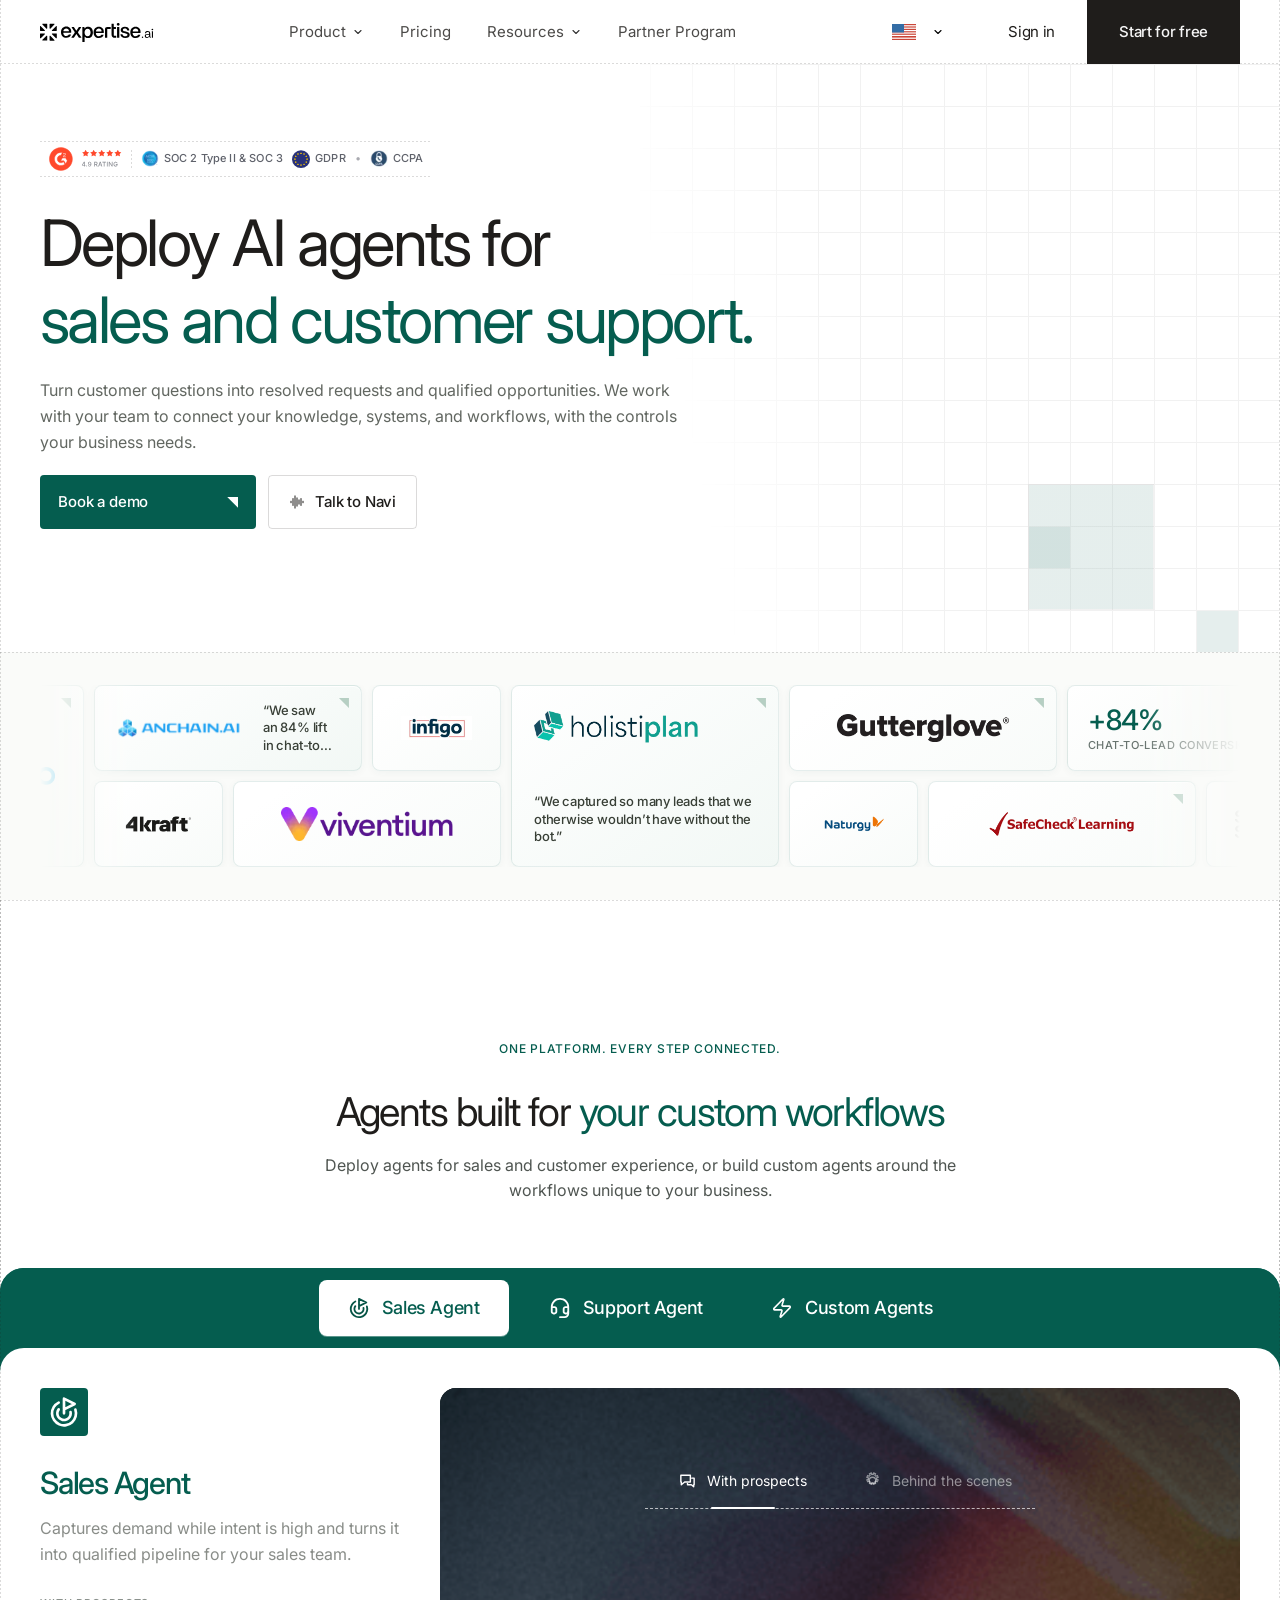
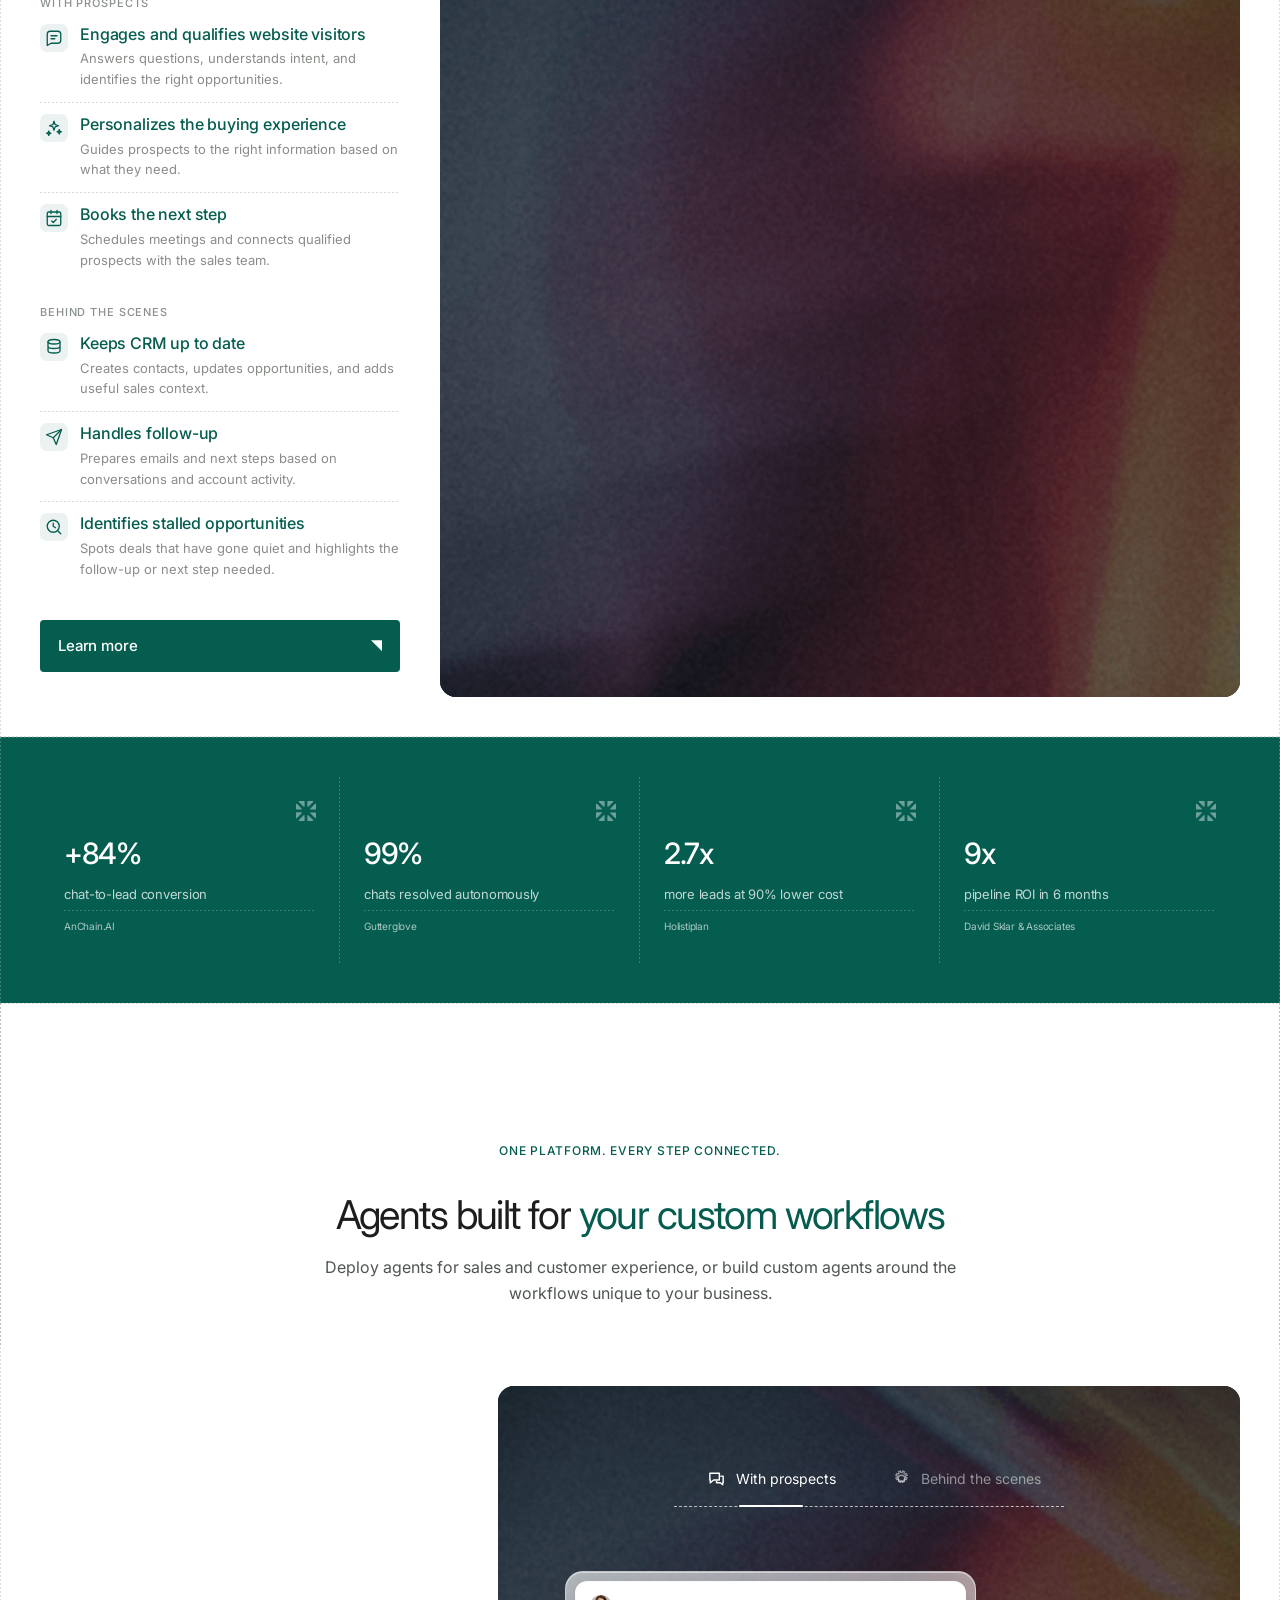
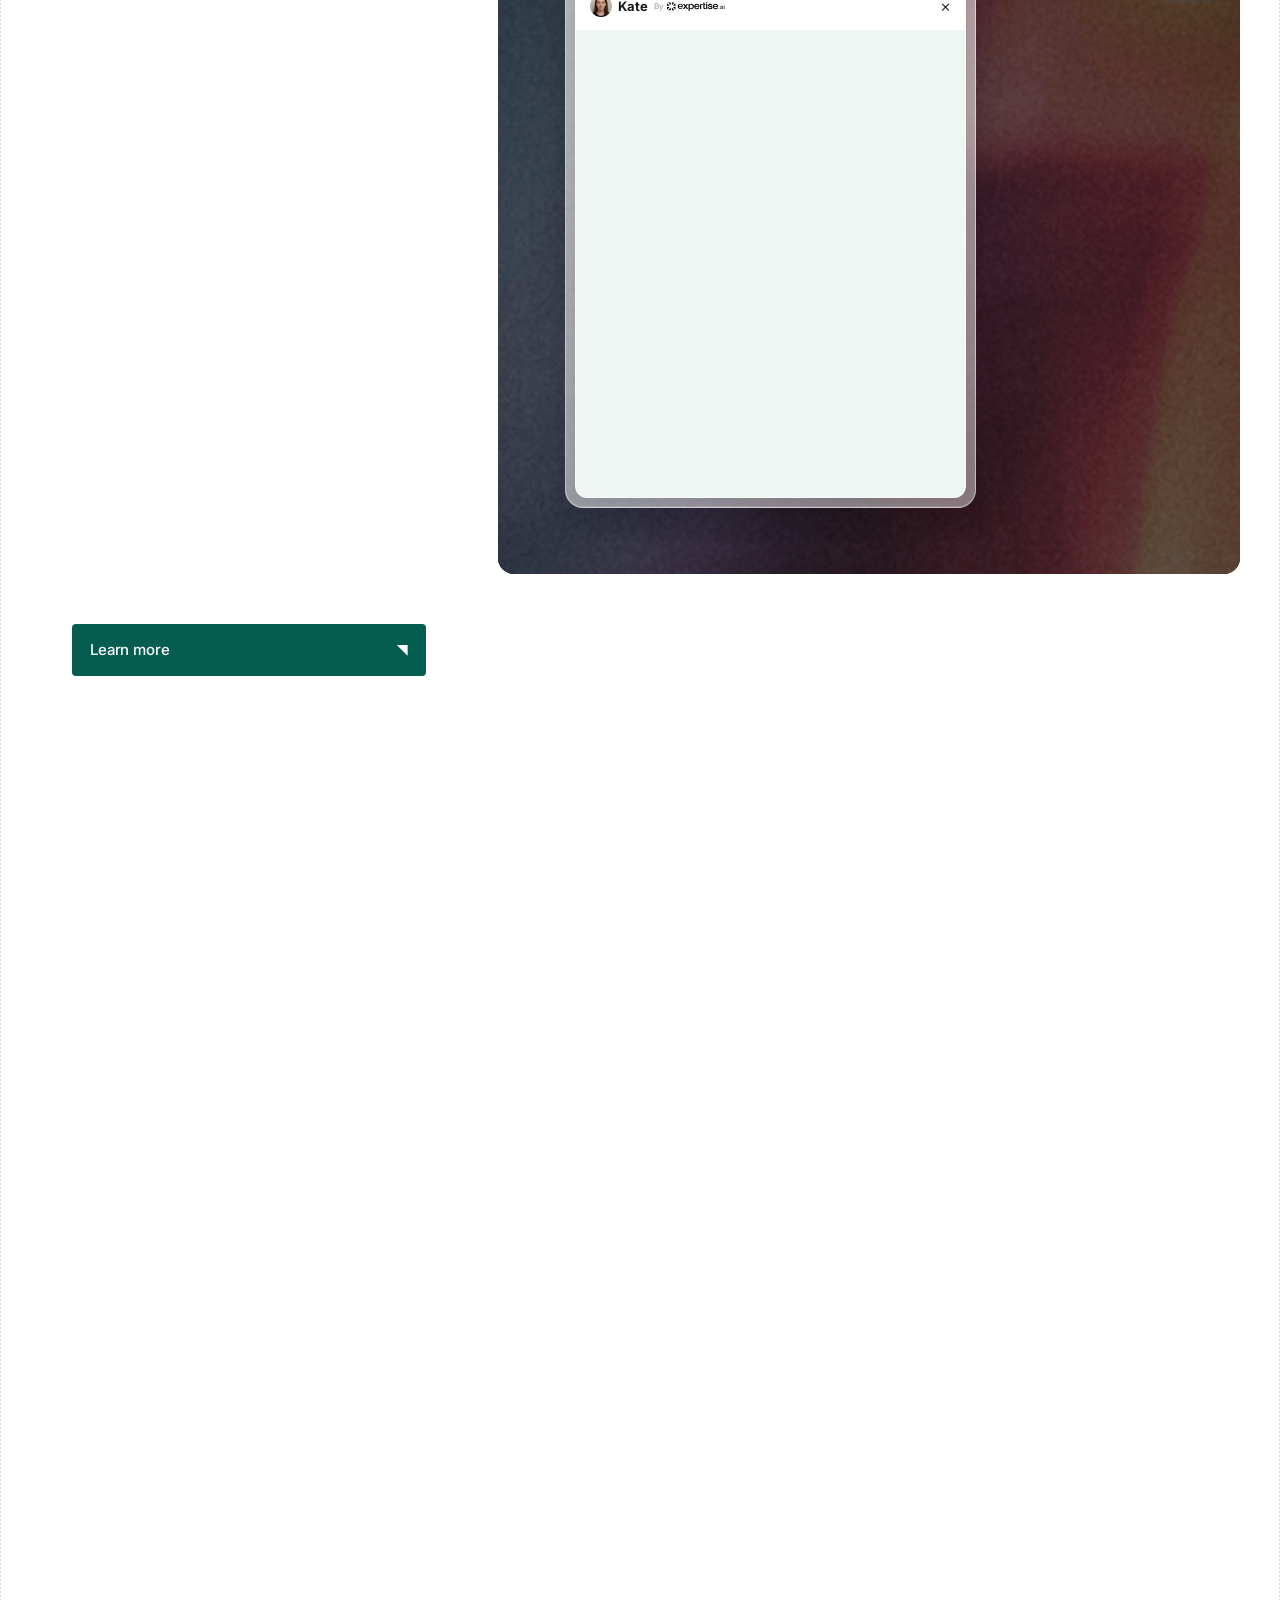
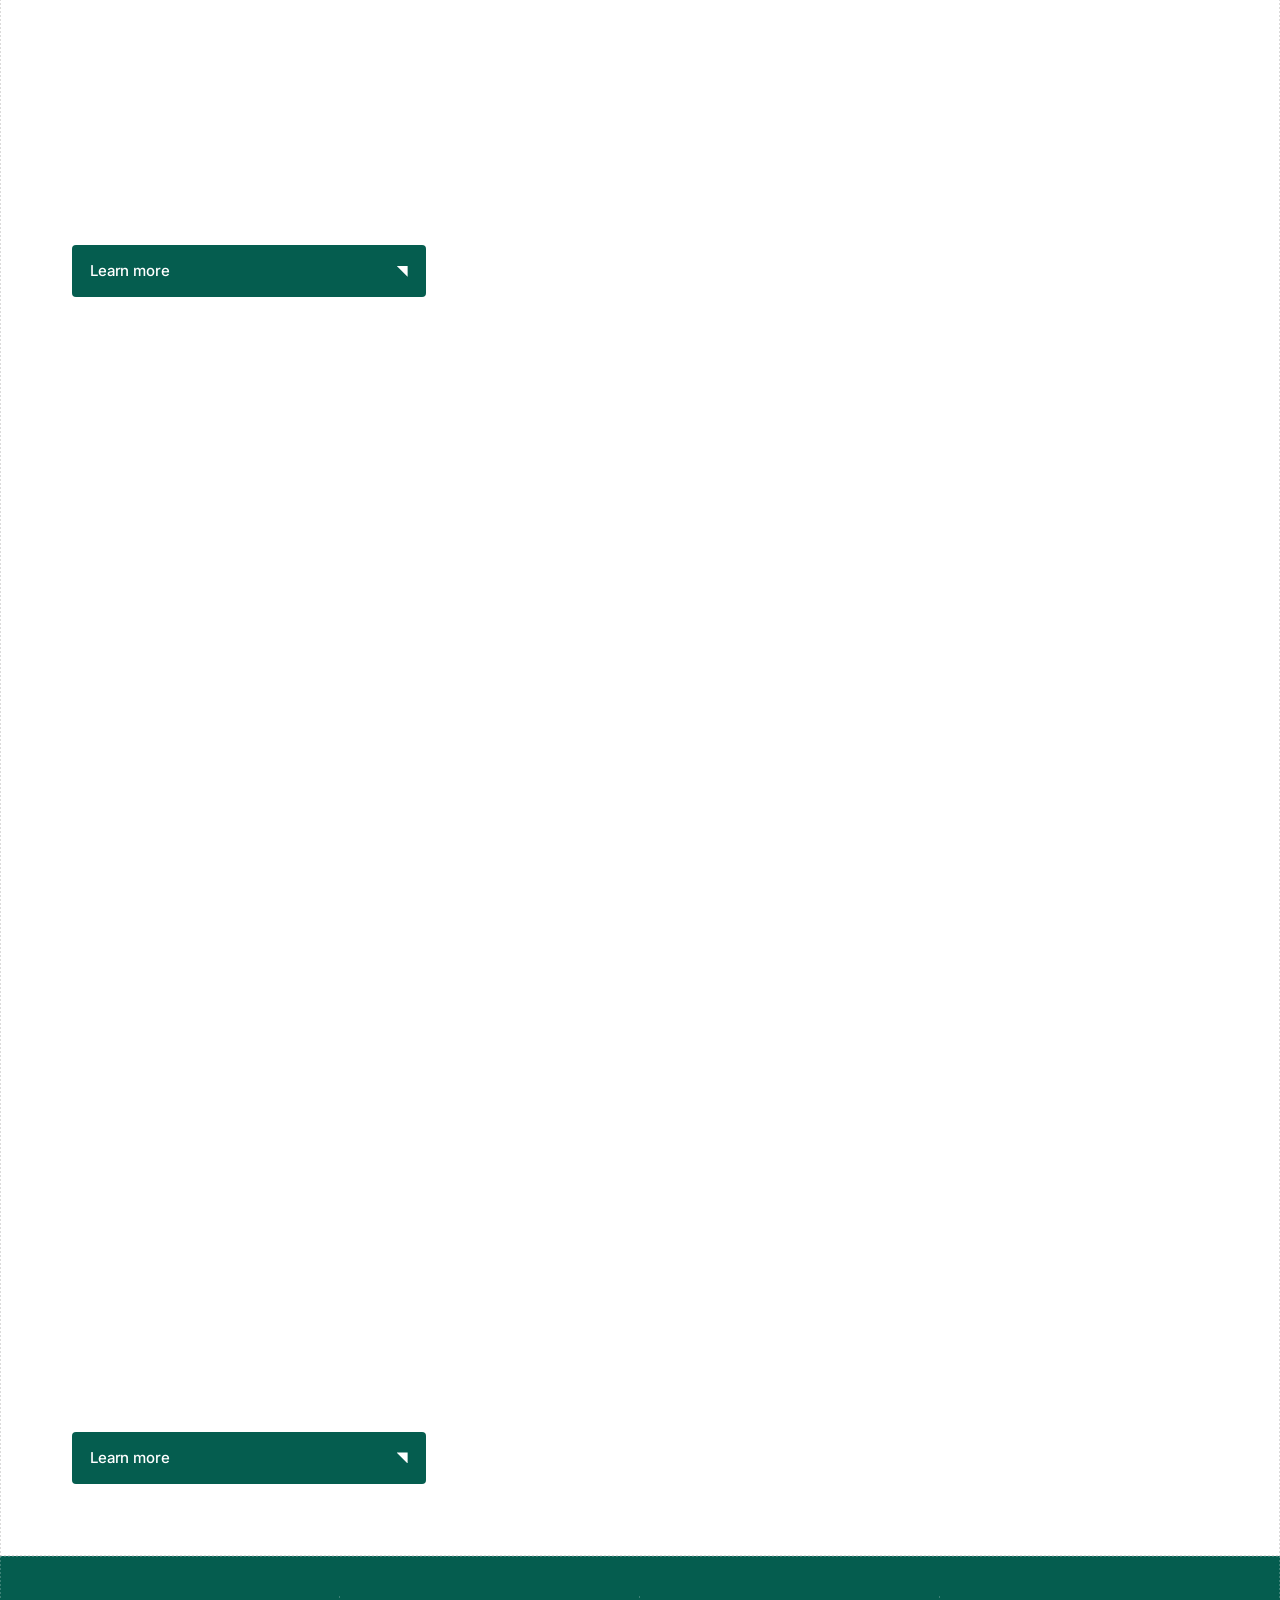
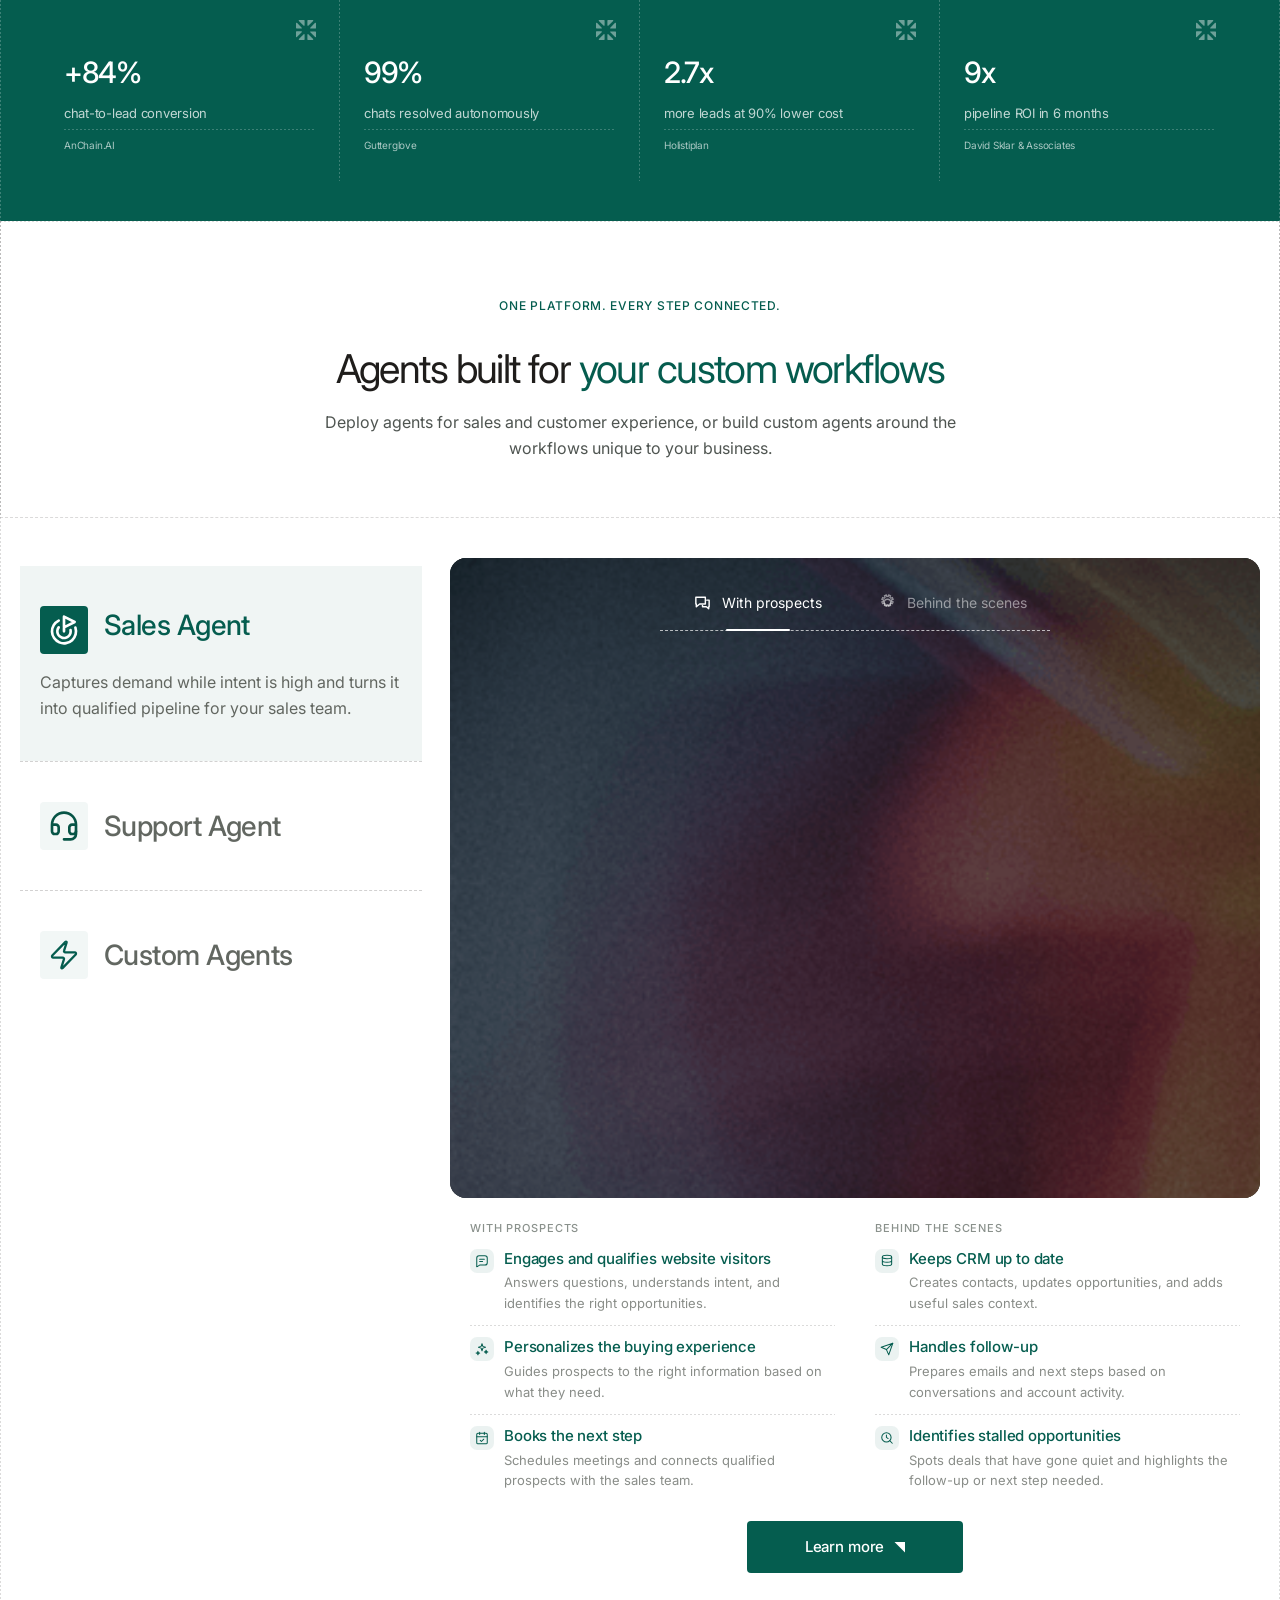
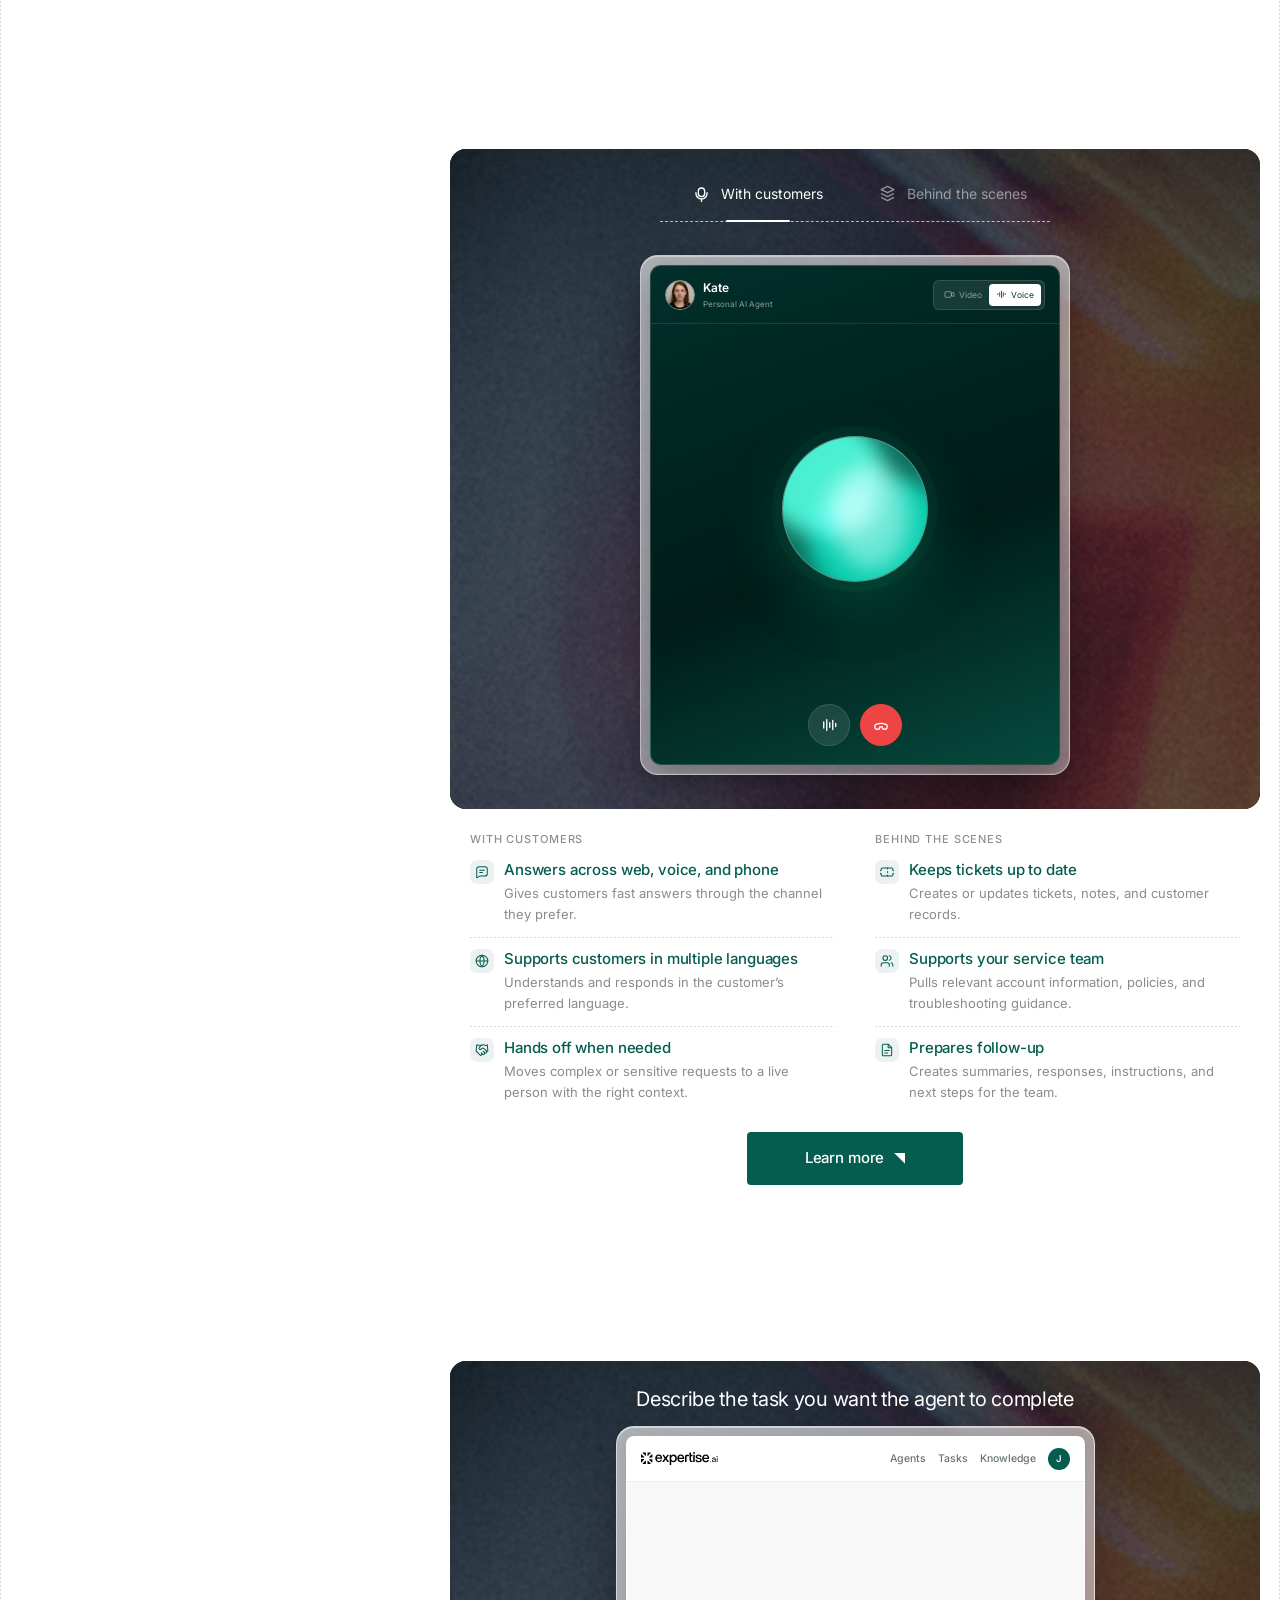
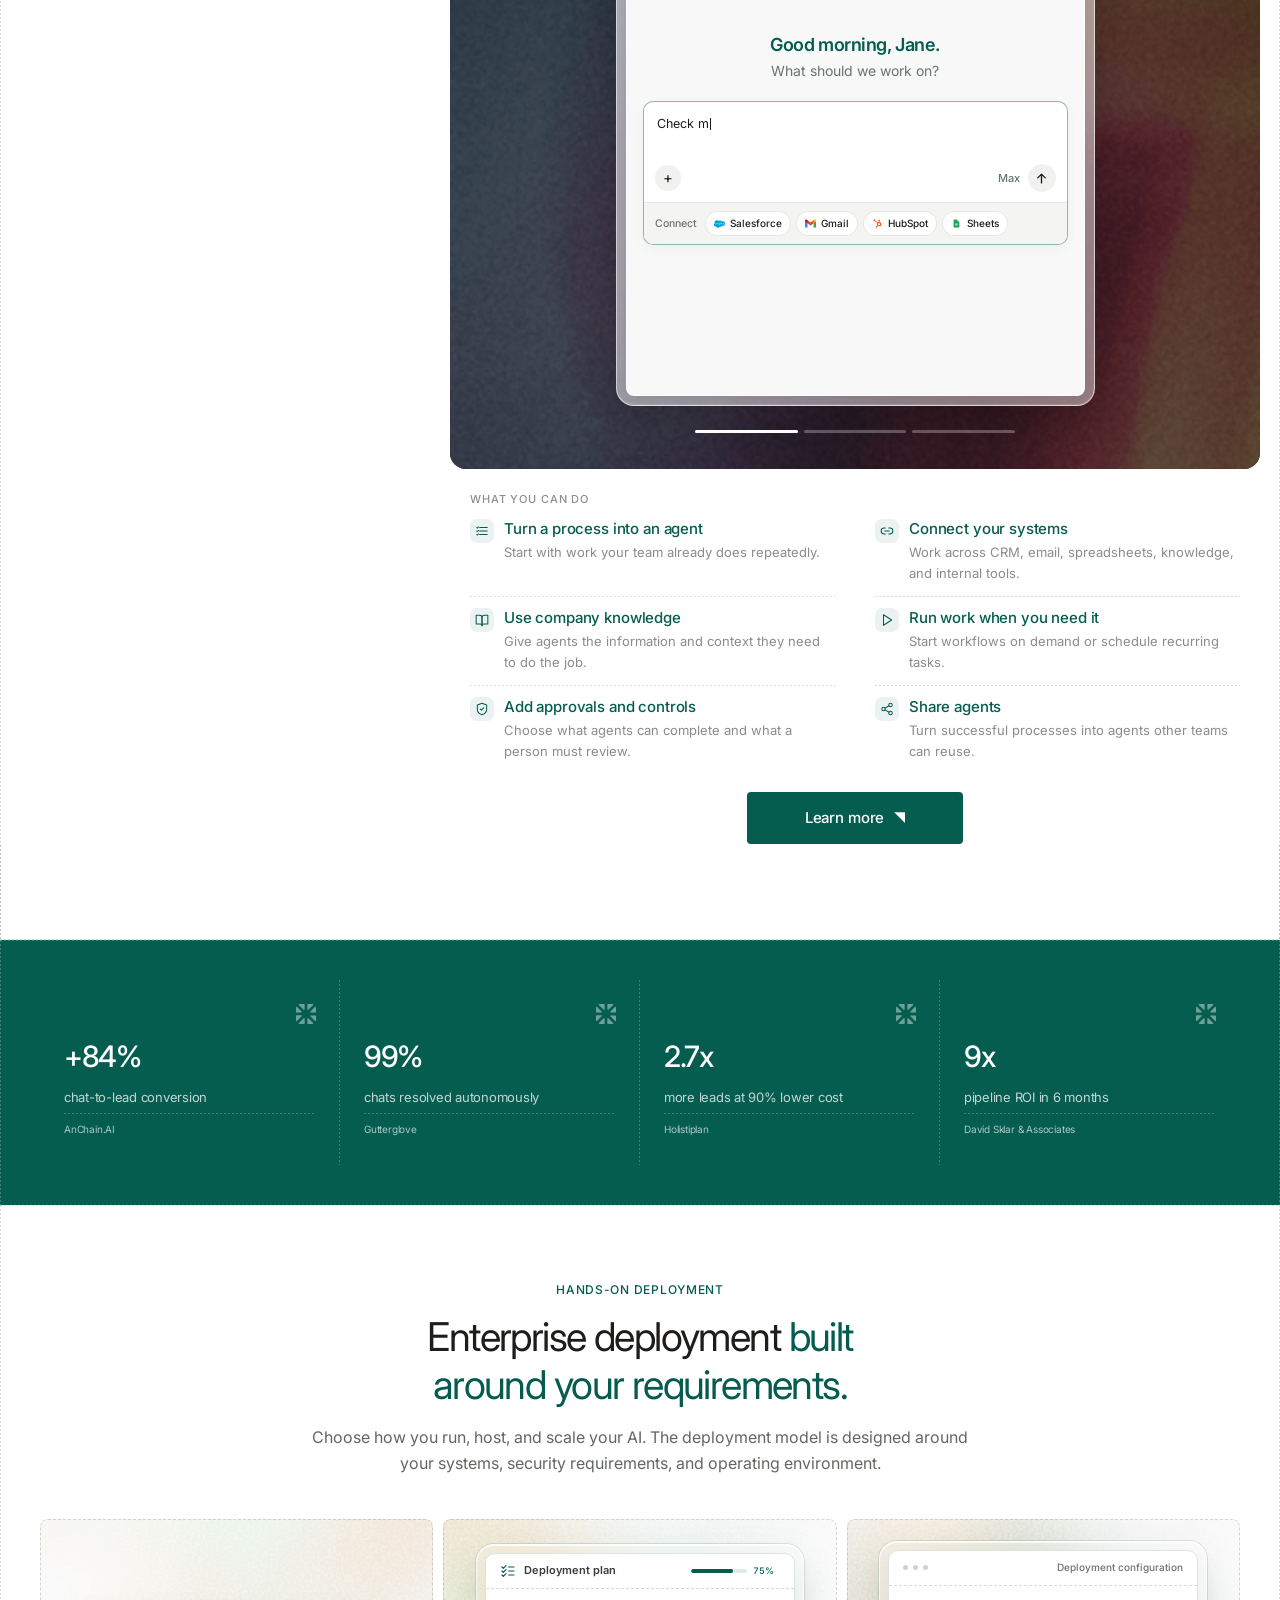
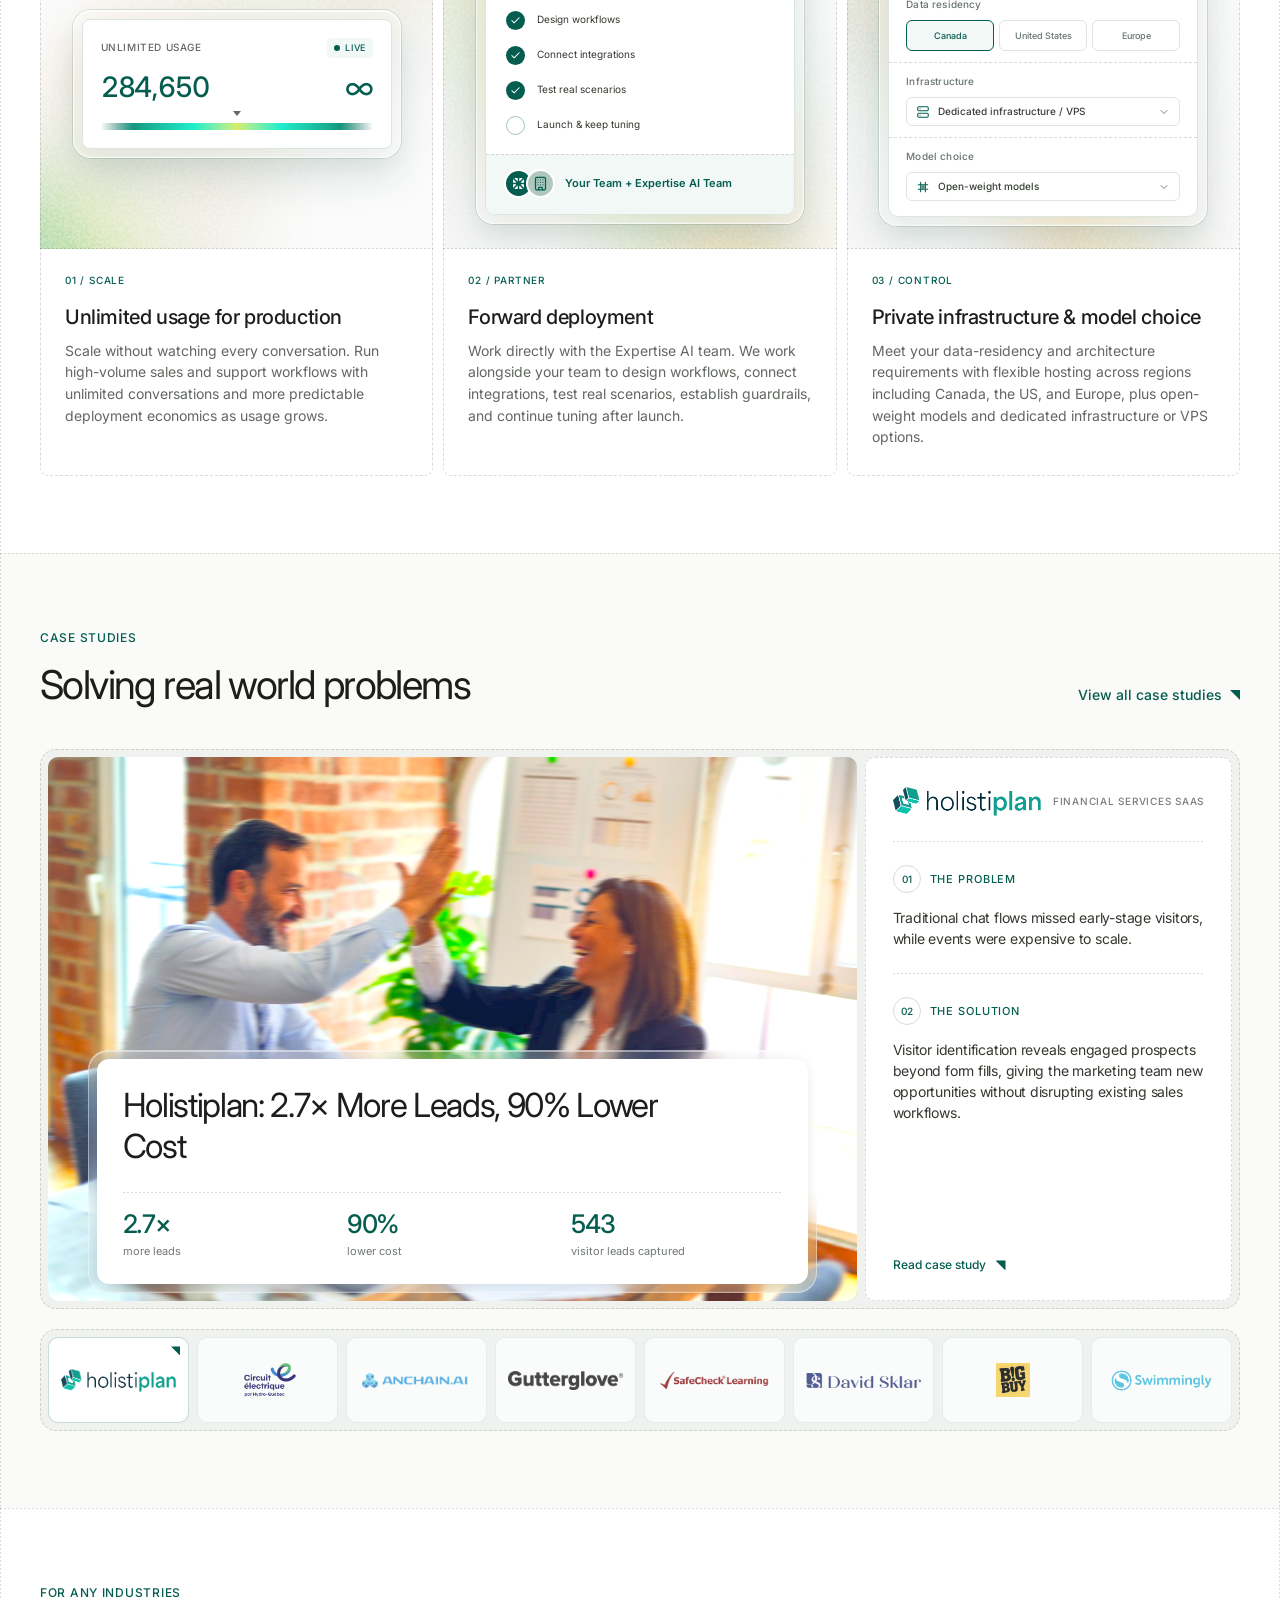
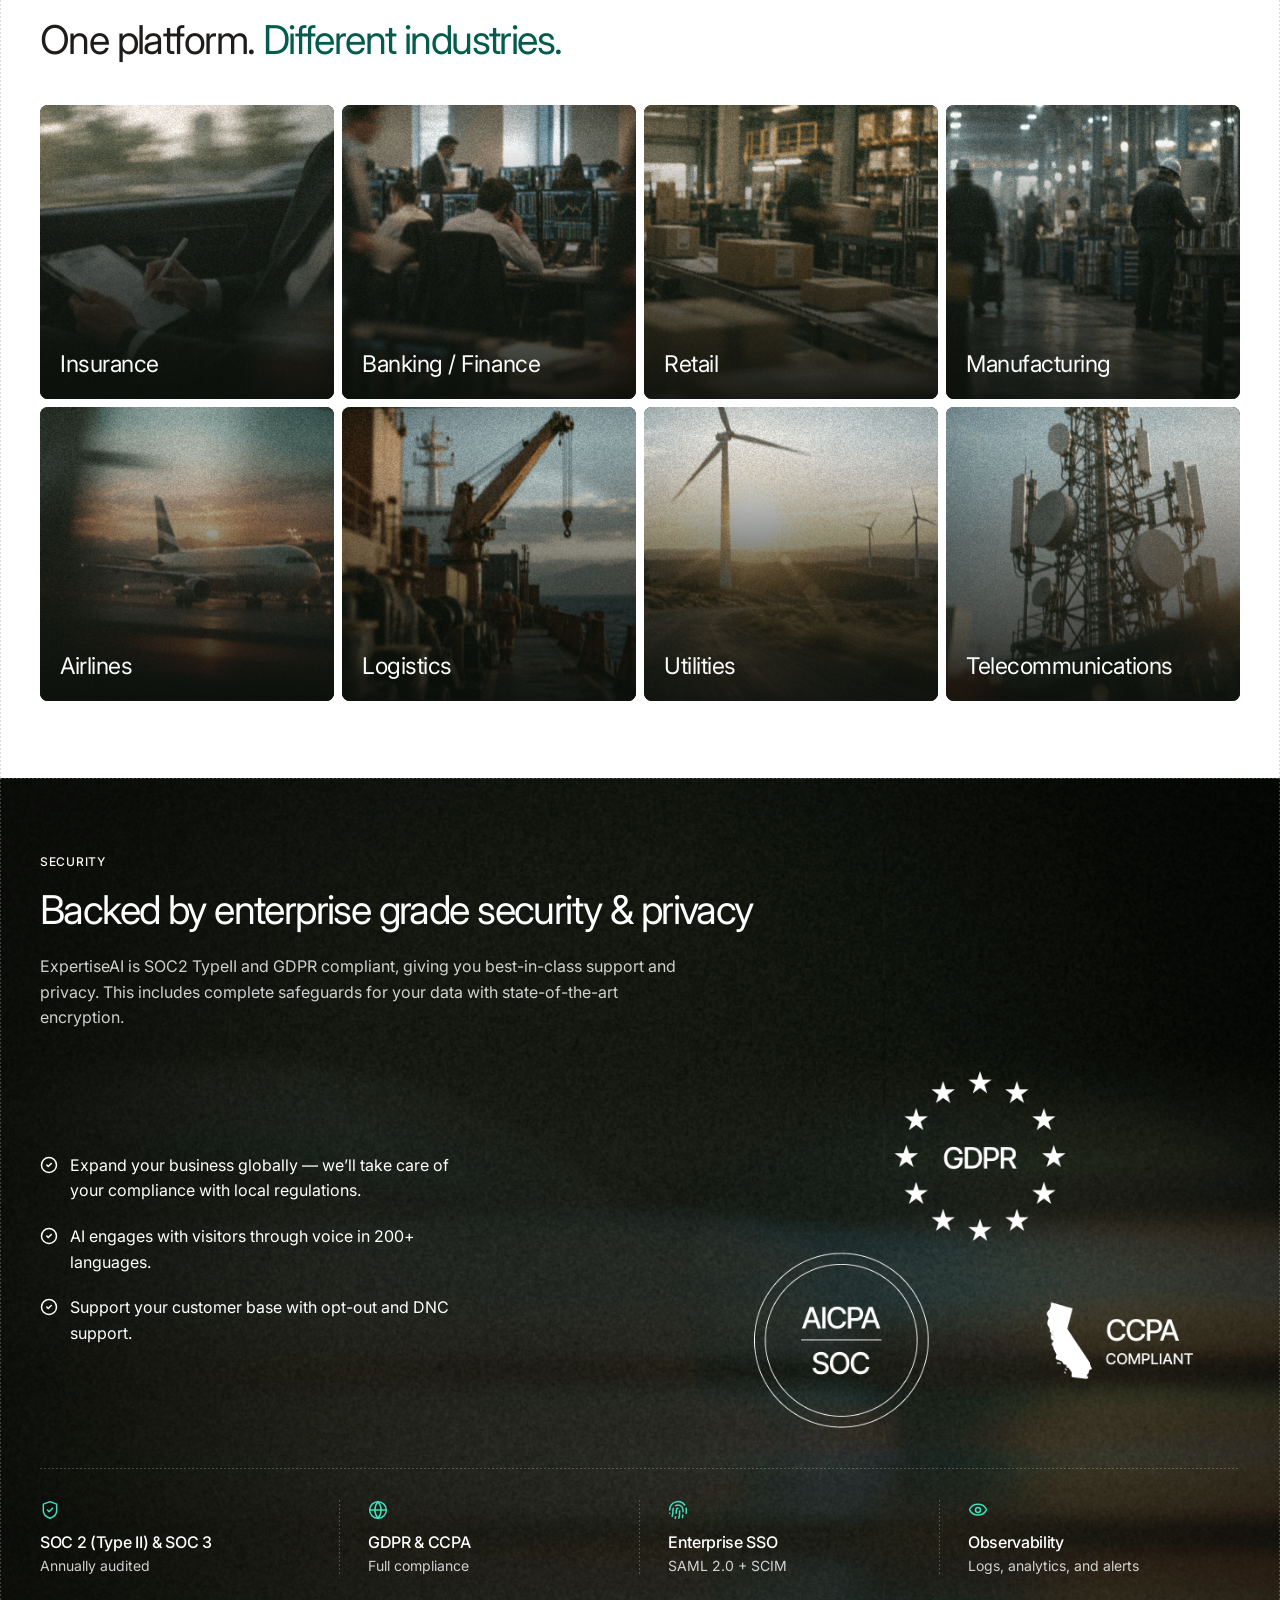
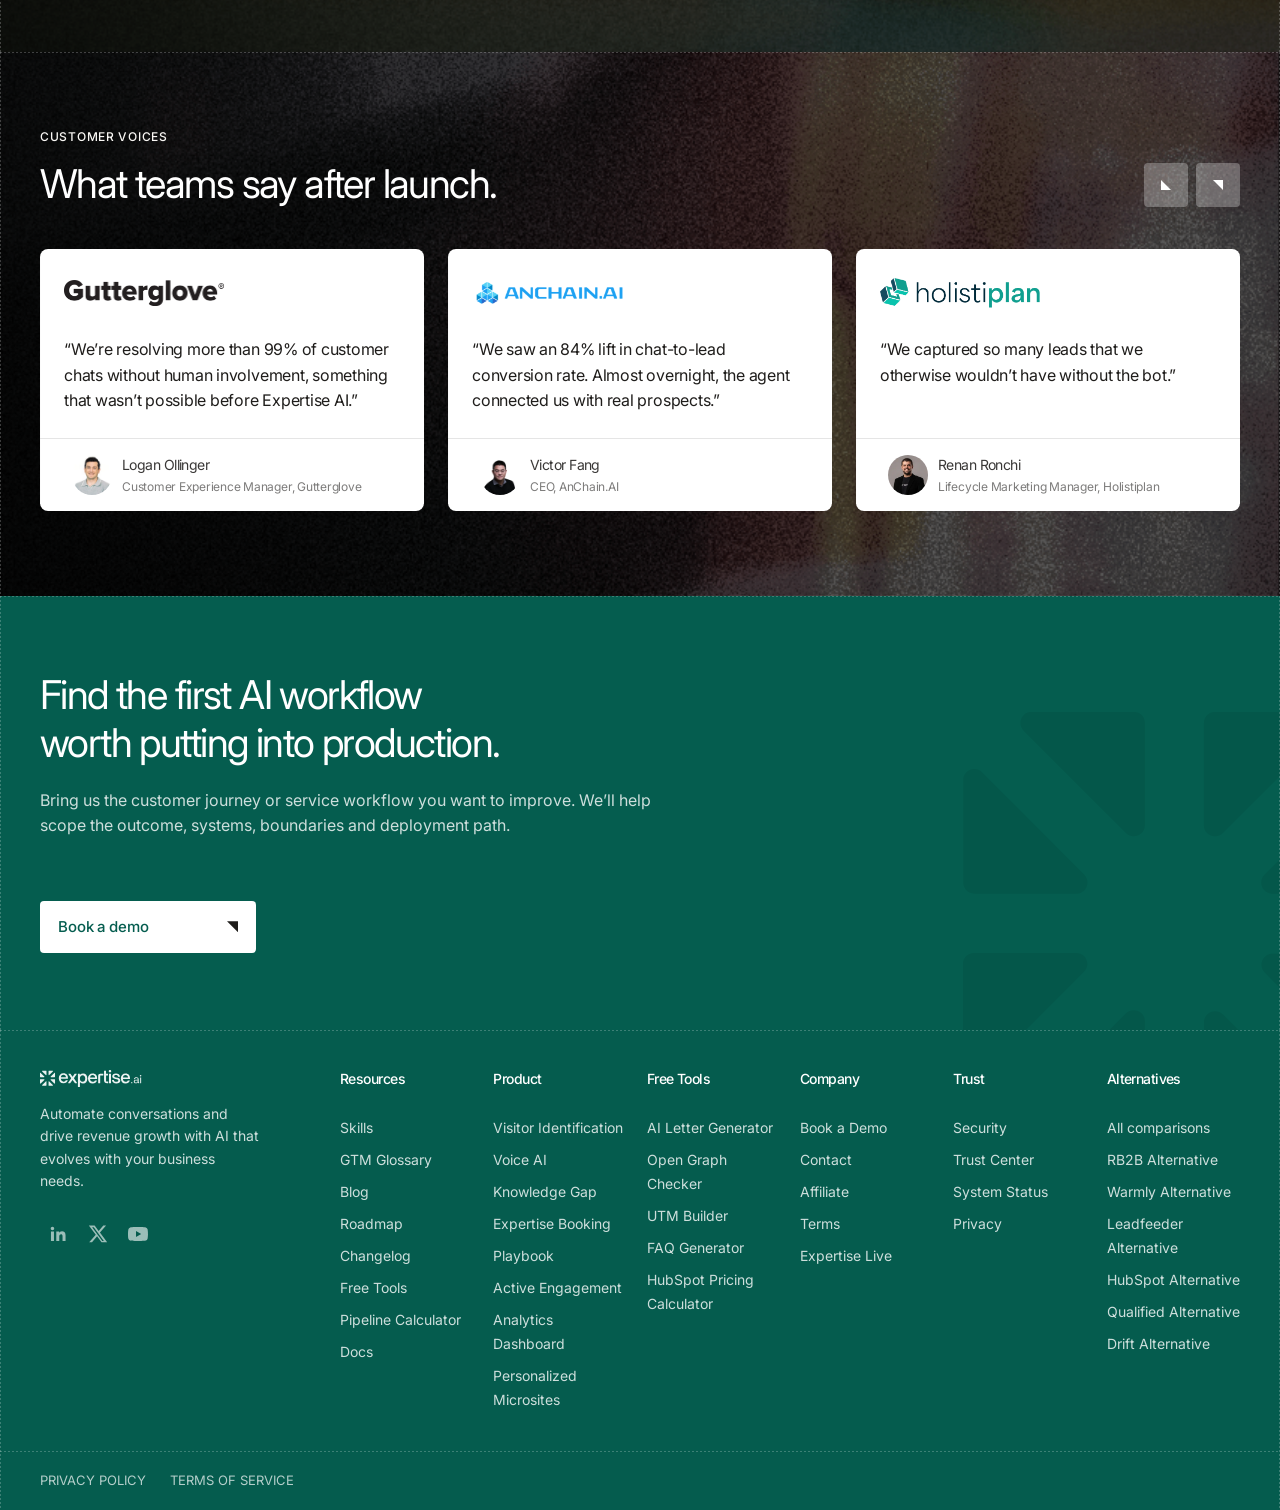
<file: v2/index.html>
<!DOCTYPE html>
<html lang="en">
<head>
  <meta charset="UTF-8" />
  <meta name="viewport" content="width=device-width, initial-scale=1.0" />
  <title>Expertise.ai — Deploy AI agents for sales and customer support (V2)</title>
  <link rel="preconnect" href="https://fonts.googleapis.com" />
  <link rel="preconnect" href="https://fonts.gstatic.com" crossorigin />
  <link href="https://fonts.googleapis.com/css2?family=Inter:wght@400;500;600&display=swap" rel="stylesheet" />
  <link rel="stylesheet" href="styles.css" />
  <link rel="stylesheet" href="polish.css?v=solution-sticky-visual-16" />
</head>
<body class="page-v2">

  <!-- ===== NAVBAR ===== -->
  <header class="navbar">
    <div class="section-container navbar-container">
      <div class="navbar-content">
      <a href="#" class="logo" aria-label="Expertise.ai">
        <img src="../assets/expertise-logo.svg" alt="Expertise.ai" class="nav-logo-img" />
      </a>
      <nav class="nav-links" id="nav-links">
        <a href="#" class="nav-link">Product <svg viewBox="0 0 16 16" width="12" height="12" fill="none"><path d="M4 6l4 4 4-4" stroke="black" stroke-width="1.5" stroke-linecap="round" stroke-linejoin="round"/></svg></a>
        <a href="pricing.html" class="nav-link">Pricing</a>
        <a href="#" class="nav-link">Resources <svg viewBox="0 0 16 16" width="12" height="12" fill="none"><path d="M4 6l4 4 4-4" stroke="black" stroke-width="1.5" stroke-linecap="round" stroke-linejoin="round"/></svg></a>
        <a href="#" class="nav-link">Partner Program</a>
      </nav>
      <div class="navbar-actions">
        <button class="btn-flag" aria-label="Language">
          <svg viewBox="0 0 24 16" width="24" height="16" fill="none">
            <rect width="24" height="16" fill="#CA4638"/>
            <rect y="1.2" width="24" height="1.2" fill="white"/>
            <rect y="3.6" width="24" height="1.2" fill="white"/>
            <rect y="6" width="24" height="1.2" fill="white"/>
            <rect y="8.4" width="24" height="1.2" fill="white"/>
            <rect y="10.8" width="24" height="1.2" fill="white"/>
            <rect y="13.6" width="24" height="1.2" fill="white"/>
            <rect width="12" height="8.53333" fill="#346DA6"/>
          </svg>
          <svg viewBox="0 0 16 16" width="12" height="12" fill="none"><path d="M4 6l4 4 4-4" stroke="black" stroke-width="1.5" stroke-linecap="round" stroke-linejoin="round"/></svg>
        </button>
        <a href="#" class="btn-signin">Sign in</a>
        <a href="#" class="btn-start">Start for free</a>
        <button class="nav-hamburger" id="nav-hamburger" aria-label="Open menu" aria-expanded="false" aria-controls="nav-mobile-drawer">
          <span></span><span></span><span></span>
        </button>
      </div>
      </div>
    </div>
  </header>

  <!-- Mobile nav drawer -->
  <nav class="nav-mobile-drawer" id="nav-mobile-drawer" aria-label="Mobile navigation">
    <a href="#" class="mobile-link">Product</a>
    <a href="pricing.html" class="mobile-link">Pricing</a>
    <a href="#" class="mobile-link">Resources</a>
    <a href="#" class="mobile-link">Partner Program</a>
    <div class="mobile-actions">
      <a href="#" class="mobile-btn-start">Start for free</a>
      <a href="#" class="mobile-btn-signin">Sign in</a>
    </div>
  </nav>

  <!-- ===== SECTION 1: HERO ===== -->
  <section class="hero">
    <div class="section-container hero-layout">
      <div class="hero-content">
        <div class="hero-grid" id="hero-grid" aria-hidden="true"></div>
        <div class="hero-container">
          <div class="hero-intro">
            <div class="hero-trust-strip" aria-label="Customer rating and compliance credentials">
              <a class="hero-trust-rating" href="https://www.g2.com/products/expertise-ai/reviews" target="_blank" rel="noopener" aria-label="View Expertise AI's 4.9 rating on G2">
                <img src="../assets/trust-g2-rating.svg" alt="G2 rating: 4.9 out of 5" />
              </a>
              <span class="hero-trust-divider" aria-hidden="true"></span>
              <a class="hero-compliance-link" href="https://trust.expertise.ai/" target="_blank" rel="noopener">
                <img class="hero-compliance-logo" src="../assets/trust-aicpa-soc.webp" alt="" aria-hidden="true" />
                <span>SOC 2 Type II &amp; SOC 3</span>
              </a>
              <a class="hero-compliance-link" href="https://trust.expertise.ai/" target="_blank" rel="noopener">
                <img class="hero-compliance-logo" src="../assets/trust-gdpr.svg" alt="" aria-hidden="true" />
                <span>GDPR</span>
              </a>
              <span class="hero-compliance-dot" aria-hidden="true">•</span>
              <a class="hero-compliance-link" href="https://trust.expertise.ai/" target="_blank" rel="noopener">
                <img class="hero-compliance-logo" src="../assets/trust-ccpa.webp" alt="" aria-hidden="true" />
                <span>CCPA</span>
              </a>
            </div>
            <h1 class="hero-heading">
              <span class="hero-heading-line">Deploy AI agents for</span>
              <span class="hero-heading-line hero-heading-green">sales and customer support.</span>
            </h1>
            <p class="hero-copy">
              Turn customer questions into resolved requests and qualified opportunities. We work with your team to connect your knowledge, systems, and workflows, with the controls your business needs.
            </p>
            <div class="hero-actions">
              <a class="hero-demo-cta" href="https://meetings.hubspot.com/nick-raja/expertise-ai" target="_blank" rel="noopener"><span class="hero-demo-label">Book a demo</span><span class="hero-demo-arrow" aria-hidden="true"></span></a>
              <button class="hero-navi-cta" type="button">
                <svg class="hero-navi-icon" viewBox="0 0 16 16" width="16" height="16" fill="none" aria-hidden="true">
                  <path d="M6 2V14" stroke="currentColor" stroke-linecap="square"/>
                  <path d="M4 4.667V11.334" stroke="currentColor" stroke-linecap="square"/>
                  <path d="M8 4V12" stroke="currentColor" stroke-linecap="square"/>
                  <path d="M10 6V10" stroke="currentColor" stroke-linecap="square"/>
                  <path d="M12 4.667V11.334" stroke="currentColor" stroke-linecap="square"/>
                  <path d="M14 7.333V8.666" stroke="currentColor" stroke-linecap="square"/>
                  <path d="M2 7.333V8.666" stroke="currentColor" stroke-linecap="square"/>
                </svg>
                <span>Talk to Navi</span>
              </button>
            </div>
          </div>
        <div class="stats-grid hero-stats-grid" aria-hidden="true">
          <a href="https://www.expertise.ai/live/case-studies/anchain-ai" target="_blank" rel="noopener" class="stat-card">
            <div class="stat-icon" aria-hidden="true">
              <svg viewBox="0 0 24 24" width="20" height="20" fill="none" xmlns="http://www.w3.org/2000/svg"><path d="M0.0225724 3.86871C0.0225724 3.31485 0.693408 3.02661 1.09534 3.42788L6.88943 9.21518C7.27156 9.61928 7.00832 10.2918 6.44787 10.2918H0.65095C0.311286 10.2918 0.0197419 10.0064 0.0225724 9.65884V3.86871Z" fill="currentColor"/><path d="M6.86969 14.7169L1.08126 20.507C0.676496 20.9054 0 20.6228 0 20.0662V14.276C0 13.9313 0.291544 13.643 0.636869 13.6459H6.42813C7.00273 13.6459 7.27163 14.3156 6.86969 14.7169Z" fill="currentColor"/><path d="M24 14.3184V20.1086C24 20.6653 23.3292 20.9507 22.9216 20.5494L17.1275 14.7593C16.7284 14.358 17.0171 13.6826 17.5719 13.6883H23.3631C23.7113 13.6883 23.9774 13.9539 23.9972 14.3184H24Z" fill="currentColor"/><path d="M10.3258 17.5146V23.3019C10.3258 23.6495 10.0343 23.9377 9.68894 23.9349H3.89768C3.3429 23.9349 3.05701 23.2652 3.45612 22.8583L9.24738 17.0766C9.65214 16.6923 10.3286 16.9551 10.3286 17.5118L10.3258 17.5146Z" fill="currentColor"/><path d="M10.3258 0.613205V6.42029C10.3258 6.97415 9.65496 7.25956 9.25302 6.86112L3.4561 1.07664C3.05417 0.672548 3.34005 0 3.89483 0H9.68609C10.0541 0 10.3201 0.265628 10.323 0.613205H10.3258Z" fill="currentColor"/><path d="M13.677 6.42029V0.63016C13.677 0.285409 13.9686 0 14.3111 0H20.1052C20.66 0 20.9458 0.669722 20.5467 1.07664L14.7555 6.86394C14.3507 7.24543 13.6742 6.9798 13.6742 6.42311L13.677 6.42029Z" fill="currentColor"/><path d="M17.1105 9.22367L22.9018 3.43637C23.3065 3.03228 23.983 3.31769 23.9802 3.87155V9.65885C23.9802 10.0234 23.7141 10.2918 23.349 10.2918H17.5549C17.0001 10.2918 16.7142 9.62212 17.1133 9.22367H17.1105Z" fill="currentColor"/><path d="M20.5495 22.9234C20.9486 23.3275 20.6599 24.0028 20.108 23.9943L14.3139 24C13.9488 23.9943 13.6799 23.7061 13.6799 23.3642V17.5769C13.6799 17.023 14.3563 16.732 14.7611 17.1361L20.5524 22.9234H20.5495Z" fill="currentColor"/></svg>
            </div>
            <div class="stat-body">
              <div class="stat-number">+84%</div>
              <div class="stat-label">chat-to-lead conversion</div>
              <div class="stat-divider"></div>
              <div class="stat-company-row"><div class="stat-company">AnChain.AI</div><span class="stat-arrow" aria-hidden="true"></span></div>
            </div>
          </a>
          <a href="https://www.expertise.ai/live/case-studies/gutterglove" target="_blank" rel="noopener" class="stat-card">
            <div class="stat-icon" aria-hidden="true">
              <svg viewBox="0 0 24 24" width="20" height="20" fill="none" xmlns="http://www.w3.org/2000/svg"><path d="M0.0225724 3.86871C0.0225724 3.31485 0.693408 3.02661 1.09534 3.42788L6.88943 9.21518C7.27156 9.61928 7.00832 10.2918 6.44787 10.2918H0.65095C0.311286 10.2918 0.0197419 10.0064 0.0225724 9.65884V3.86871Z" fill="currentColor"/><path d="M6.86969 14.7169L1.08126 20.507C0.676496 20.9054 0 20.6228 0 20.0662V14.276C0 13.9313 0.291544 13.643 0.636869 13.6459H6.42813C7.00273 13.6459 7.27163 14.3156 6.86969 14.7169Z" fill="currentColor"/><path d="M24 14.3184V20.1086C24 20.6653 23.3292 20.9507 22.9216 20.5494L17.1275 14.7593C16.7284 14.358 17.0171 13.6826 17.5719 13.6883H23.3631C23.7113 13.6883 23.9774 13.9539 23.9972 14.3184H24Z" fill="currentColor"/><path d="M10.3258 17.5146V23.3019C10.3258 23.6495 10.0343 23.9377 9.68894 23.9349H3.89768C3.3429 23.9349 3.05701 23.2652 3.45612 22.8583L9.24738 17.0766C9.65214 16.6923 10.3286 16.9551 10.3286 17.5118L10.3258 17.5146Z" fill="currentColor"/><path d="M10.3258 0.613205V6.42029C10.3258 6.97415 9.65496 7.25956 9.25302 6.86112L3.4561 1.07664C3.05417 0.672548 3.34005 0 3.89483 0H9.68609C10.0541 0 10.3201 0.265628 10.323 0.613205H10.3258Z" fill="currentColor"/><path d="M13.677 6.42029V0.63016C13.677 0.285409 13.9686 0 14.3111 0H20.1052C20.66 0 20.9458 0.669722 20.5467 1.07664L14.7555 6.86394C14.3507 7.24543 13.6742 6.9798 13.6742 6.42311L13.677 6.42029Z" fill="currentColor"/><path d="M17.1105 9.22367L22.9018 3.43637C23.3065 3.03228 23.983 3.31769 23.9802 3.87155V9.65885C23.9802 10.0234 23.7141 10.2918 23.349 10.2918H17.5549C17.0001 10.2918 16.7142 9.62212 17.1133 9.22367H17.1105Z" fill="currentColor"/><path d="M20.5495 22.9234C20.9486 23.3275 20.6599 24.0028 20.108 23.9943L14.3139 24C13.9488 23.9943 13.6799 23.7061 13.6799 23.3642V17.5769C13.6799 17.023 14.3563 16.732 14.7611 17.1361L20.5524 22.9234H20.5495Z" fill="currentColor"/></svg>
            </div>
            <div class="stat-body">
              <div class="stat-number">99%</div>
              <div class="stat-label">chats resolved autonomously</div>
              <div class="stat-divider"></div>
              <div class="stat-company-row"><div class="stat-company">Gutterglove</div><span class="stat-arrow" aria-hidden="true"></span></div>
            </div>
          </a>
          <a href="https://www.expertise.ai/live/case-studies/holistiplan" target="_blank" rel="noopener" class="stat-card">
            <div class="stat-icon" aria-hidden="true">
              <svg viewBox="0 0 24 24" width="20" height="20" fill="none" xmlns="http://www.w3.org/2000/svg"><path d="M0.0225724 3.86871C0.0225724 3.31485 0.693408 3.02661 1.09534 3.42788L6.88943 9.21518C7.27156 9.61928 7.00832 10.2918 6.44787 10.2918H0.65095C0.311286 10.2918 0.0197419 10.0064 0.0225724 9.65884V3.86871Z" fill="currentColor"/><path d="M6.86969 14.7169L1.08126 20.507C0.676496 20.9054 0 20.6228 0 20.0662V14.276C0 13.9313 0.291544 13.643 0.636869 13.6459H6.42813C7.00273 13.6459 7.27163 14.3156 6.86969 14.7169Z" fill="currentColor"/><path d="M24 14.3184V20.1086C24 20.6653 23.3292 20.9507 22.9216 20.5494L17.1275 14.7593C16.7284 14.358 17.0171 13.6826 17.5719 13.6883H23.3631C23.7113 13.6883 23.9774 13.9539 23.9972 14.3184H24Z" fill="currentColor"/><path d="M10.3258 17.5146V23.3019C10.3258 23.6495 10.0343 23.9377 9.68894 23.9349H3.89768C3.3429 23.9349 3.05701 23.2652 3.45612 22.8583L9.24738 17.0766C9.65214 16.6923 10.3286 16.9551 10.3286 17.5118L10.3258 17.5146Z" fill="currentColor"/><path d="M10.3258 0.613205V6.42029C10.3258 6.97415 9.65496 7.25956 9.25302 6.86112L3.4561 1.07664C3.05417 0.672548 3.34005 0 3.89483 0H9.68609C10.0541 0 10.3201 0.265628 10.323 0.613205H10.3258Z" fill="currentColor"/><path d="M13.677 6.42029V0.63016C13.677 0.285409 13.9686 0 14.3111 0H20.1052C20.66 0 20.9458 0.669722 20.5467 1.07664L14.7555 6.86394C14.3507 7.24543 13.6742 6.9798 13.6742 6.42311L13.677 6.42029Z" fill="currentColor"/><path d="M17.1105 9.22367L22.9018 3.43637C23.3065 3.03228 23.983 3.31769 23.9802 3.87155V9.65885C23.9802 10.0234 23.7141 10.2918 23.349 10.2918H17.5549C17.0001 10.2918 16.7142 9.62212 17.1133 9.22367H17.1105Z" fill="currentColor"/><path d="M20.5495 22.9234C20.9486 23.3275 20.6599 24.0028 20.108 23.9943L14.3139 24C13.9488 23.9943 13.6799 23.7061 13.6799 23.3642V17.5769C13.6799 17.023 14.3563 16.732 14.7611 17.1361L20.5524 22.9234H20.5495Z" fill="currentColor"/></svg>
            </div>
            <div class="stat-body">
              <div class="stat-number">2.7x</div>
              <div class="stat-label">more leads at 90% lower cost</div>
              <div class="stat-divider"></div>
              <div class="stat-company-row"><div class="stat-company">Holistiplan</div><span class="stat-arrow" aria-hidden="true"></span></div>
            </div>
          </a>
          <a href="https://www.expertise.ai/live/case-studies/david-sklar" target="_blank" rel="noopener" class="stat-card">
            <div class="stat-icon" aria-hidden="true">
              <svg viewBox="0 0 24 24" width="20" height="20" fill="none" xmlns="http://www.w3.org/2000/svg"><path d="M0.0225724 3.86871C0.0225724 3.31485 0.693408 3.02661 1.09534 3.42788L6.88943 9.21518C7.27156 9.61928 7.00832 10.2918 6.44787 10.2918H0.65095C0.311286 10.2918 0.0197419 10.0064 0.0225724 9.65884V3.86871Z" fill="currentColor"/><path d="M6.86969 14.7169L1.08126 20.507C0.676496 20.9054 0 20.6228 0 20.0662V14.276C0 13.9313 0.291544 13.643 0.636869 13.6459H6.42813C7.00273 13.6459 7.27163 14.3156 6.86969 14.7169Z" fill="currentColor"/><path d="M24 14.3184V20.1086C24 20.6653 23.3292 20.9507 22.9216 20.5494L17.1275 14.7593C16.7284 14.358 17.0171 13.6826 17.5719 13.6883H23.3631C23.7113 13.6883 23.9774 13.9539 23.9972 14.3184H24Z" fill="currentColor"/><path d="M10.3258 17.5146V23.3019C10.3258 23.6495 10.0343 23.9377 9.68894 23.9349H3.89768C3.3429 23.9349 3.05701 23.2652 3.45612 22.8583L9.24738 17.0766C9.65214 16.6923 10.3286 16.9551 10.3286 17.5118L10.3258 17.5146Z" fill="currentColor"/><path d="M10.3258 0.613205V6.42029C10.3258 6.97415 9.65496 7.25956 9.25302 6.86112L3.4561 1.07664C3.05417 0.672548 3.34005 0 3.89483 0H9.68609C10.0541 0 10.3201 0.265628 10.323 0.613205H10.3258Z" fill="currentColor"/><path d="M13.677 6.42029V0.63016C13.677 0.285409 13.9686 0 14.3111 0H20.1052C20.66 0 20.9458 0.669722 20.5467 1.07664L14.7555 6.86394C14.3507 7.24543 13.6742 6.9798 13.6742 6.42311L13.677 6.42029Z" fill="currentColor"/><path d="M17.1105 9.22367L22.9018 3.43637C23.3065 3.03228 23.983 3.31769 23.9802 3.87155V9.65885C23.9802 10.0234 23.7141 10.2918 23.349 10.2918H17.5549C17.0001 10.2918 16.7142 9.62212 17.1133 9.22367H17.1105Z" fill="currentColor"/><path d="M20.5495 22.9234C20.9486 23.3275 20.6599 24.0028 20.108 23.9943L14.3139 24C13.9488 23.9943 13.6799 23.7061 13.6799 23.3642V17.5769C13.6799 17.023 14.3563 16.732 14.7611 17.1361L20.5524 22.9234H20.5495Z" fill="currentColor"/></svg>
            </div>
            <div class="stat-body">
              <div class="stat-number">9x</div>
              <div class="stat-label">pipeline ROI in 6 months</div>
              <div class="stat-divider"></div>
              <div class="stat-company-row"><div class="stat-company">David Sklar &amp; Associates</div><span class="stat-arrow" aria-hidden="true"></span></div>
            </div>
          </a>
        </div>
        </div>
      </div>
    </div>
  </section>

  <!-- ===== TRUSTED CLIENT BENTO ===== -->
  <section class="client-marquee-section" aria-label="Trusted by top companies">
    <div class="section-container client-marquee-layout">
      <div class="client-marquee-content">
        <div class="client-bento-viewport">
          <div class="client-bento-track">
        <div class="client-bento">
          <a class="client-bento-card client-bento-card--case-study client-bento-card--logo client-bento-go" href="https://www.expertise.ai/live/case-studies/401go" target="_blank" rel="noopener" data-case-study-title="How 401GO Uncovered Hidden Customer Demand">
            <img src="../assets/client-401go.png" alt="401GO" />
            <span class="client-bento-arrow" aria-hidden="true"></span>
          </a>

          <a class="client-bento-card client-bento-card--case-study client-bento-card--quote client-bento-anchain" href="https://www.expertise.ai/live/case-studies/anchain-ai" target="_blank" rel="noopener" data-case-study-title="AnChain.AI Increases Conversion by 84%">
            <img src="../assets/client-anchain.svg" alt="AnChain.AI" />
            <p>“We saw an 84% lift in chat-to-lead conversion rate.”</p>
            <span class="client-bento-arrow" aria-hidden="true"></span>
          </a>

          <a class="client-bento-card client-bento-card--case-study client-bento-card--logo client-bento-gutter" href="https://www.expertise.ai/live/case-studies/gutterglove" target="_blank" rel="noopener" data-case-study-title="Gutterglove Automates 99% of Customer Chats">
            <img src="../assets/client-gutterglove.png" alt="Gutterglove" />
            <span class="client-bento-arrow" aria-hidden="true"></span>
          </a>

          <a class="client-bento-card client-bento-card--case-study client-bento-card--feature client-bento-holisti" href="https://www.expertise.ai/live/case-studies/holistiplan" target="_blank" rel="noopener" data-case-study-title="Holistiplan Gets 2.7× More Leads at 90% Lower Cost">
            <img src="../assets/client-holistiplan.webp" alt="Holistiplan" />
            <p>“We captured so many leads that we otherwise wouldn’t have without the bot.”</p>
            <span class="client-bento-arrow" aria-hidden="true"></span>
          </a>

          <a class="client-bento-card client-bento-card--case-study client-bento-card--quote client-bento-circuit" href="https://www.expertise.ai/live/case-studies/circuit-electric" target="_blank" rel="noopener" data-case-study-title="Circuit Electric Cuts Support Requests by 22%">
            <img src="../assets/logo-circuit-electric.png" alt="Circuit Electric" />
            <p>“The results have exceeded our expectations, lowering costs and improving customer experience.”</p>
            <span class="client-bento-arrow" aria-hidden="true"></span>
          </a>

          <a class="client-bento-card client-bento-card--case-study client-bento-card--stat client-bento-stat84" href="https://www.expertise.ai/live/case-studies/anchain-ai" target="_blank" rel="noopener" data-case-study-title="AnChain.AI Increases Conversion by 84%">
            <strong>+84%</strong>
            <span>chat-to-lead conversion</span>
            <i class="client-bento-arrow" aria-hidden="true"></i>
          </a>

          <a class="client-bento-card client-bento-card--case-study client-bento-card--stat client-bento-stat99" href="https://www.expertise.ai/live/case-studies/gutterglove" target="_blank" rel="noopener" data-case-study-title="Gutterglove Automates 99% of Customer Chats">
            <strong>99%</strong>
            <span>chats resolved autonomously</span>
            <i class="client-bento-arrow" aria-hidden="true"></i>
          </a>

          <a class="client-bento-card client-bento-card--case-study client-bento-card--logo client-bento-safecheck" href="https://www.expertise.ai/live/case-studies/safecheck" target="_blank" rel="noopener" data-case-study-title="SafeCheck Increases Corporate Leads by 50%">
            <img src="../assets/logo-safecheck.png" alt="SafeCheck" />
            <span class="client-bento-arrow" aria-hidden="true"></span>
          </a>

          <a class="client-bento-card client-bento-card--case-study client-bento-card--logo client-bento-swim" href="https://www.expertise.ai/live/case-studies/swimmingly" target="_blank" rel="noopener" data-case-study-title="Swimmingly Raises AI Resolution Rate to 90%">
            <img src="../assets/logo-swimmingly.png" alt="Swimmingly" />
            <span class="client-bento-arrow" aria-hidden="true"></span>
          </a>

          <a class="client-bento-card client-bento-card--case-study client-bento-card--stat client-bento-sklar" href="https://www.expertise.ai/live/case-studies/david-sklar" target="_blank" rel="noopener" data-case-study-title="David Sklar Generates 5× ROI After Hours">
            <img src="../assets/client-david-sklar.webp" alt="" />
            <div>
              <strong>5×</strong>
              <span>ROI after hours</span>
            </div>
            <i class="client-bento-arrow" aria-hidden="true"></i>
          </a>

          <a class="client-bento-card client-bento-card--case-study client-bento-card--logo client-bento-bigbuy" href="https://www.expertise.ai/live/case-studies/big-buy" target="_blank" rel="noopener" data-case-study-title="BigBuy Scales AI Lead Capture and Support">
            <img src="../assets/logo-bigbuy.jpg" alt="BigBuy" />
            <span class="client-bento-arrow" aria-hidden="true"></span>
          </a>

          <a class="client-bento-card client-bento-card--case-study client-bento-card--logo client-bento-solimar" href="https://www.expertise.ai/live/case-studies/solimar-systems-inc" target="_blank" rel="noopener" data-case-study-title="Solimar Achieves 99.9% AI Answer Accuracy">
            <img src="../assets/client-solimar.webp" alt="Solimar" />
            <span class="client-bento-arrow" aria-hidden="true"></span>
          </a>

          <div class="client-bento-card client-bento-card--logo client-bento-austin">
            <img src="../assets/client-austin-industries.svg" alt="Austin Industries" />
          </div>
          <div class="client-bento-card client-bento-card--logo client-bento-infigo">
            <img src="../assets/client-infigo.webp" alt="Infigo" />
          </div>
          <div class="client-bento-card client-bento-card--logo client-bento-nevvon">
            <img src="../assets/client-nevvon.webp" alt="Nevvon" />
          </div>
          <div class="client-bento-card client-bento-card--logo client-bento-process">
            <img src="../assets/client-processfusion.webp" alt="Process Fusion" />
          </div>
          <div class="client-bento-card client-bento-card--logo client-bento-agora">
            <img src="../assets/client-agora.webp" alt="Agora" />
          </div>
          <div class="client-bento-card client-bento-card--logo client-bento-software">
            <img src="../assets/client-safe-software.svg" alt="Safe Software" />
          </div>
          <div class="client-bento-card client-bento-card--logo client-bento-viventium">
            <img src="../assets/client-viventium.webp" alt="Viventium" />
          </div>
          <div class="client-bento-card client-bento-card--logo client-bento-naturgy">
            <img src="../assets/client-naturgy.webp" alt="Naturgy" />
          </div>
          <div class="client-bento-card client-bento-card--logo client-bento-cognna">
            <img src="../assets/client-cognna.webp" alt="Cognna" />
          </div>
          <div class="client-bento-card client-bento-card--logo client-bento-access">
            <img src="../assets/client-access-group.png" alt="Access Group" />
          </div>
          <div class="client-bento-card client-bento-card--logo client-bento-kraft">
            <img src="../assets/client-4kraft.svg" alt="4Kraft" />
          </div>
          <div class="client-bento-card client-bento-card--logo client-bento-usergems">
            <img src="../assets/client-usergems.webp" alt="UserGems" />
          </div>
          <div class="client-bento-card client-bento-card--logo client-bento-stonex">
            <img src="../assets/client-stonex.webp" alt="StoneX" />
          </div>
        </div>
          </div>
        </div>
      </div>
    </div>
  </section>

  <!-- ===== AGENTS / SOLUTION — ALTERNATIVE V2 ===== -->
  <section class="agents-section agents-section--v2 agents-section--v2-alt" aria-labelledby="agents-v2-alt-title">
    <div class="agents-bg" aria-hidden="true"></div>
    <div class="section-container agents-v2-layout">
      <div class="agents-v2-intro">
        <span class="section-eyebrow agents-v2-eyebrow">One platform. Every step connected.</span>
        <h2 id="agents-v2-alt-title">Agents built for <span>your custom workflows</span></h2>
        <p>Deploy agents for sales and customer experience, or build custom agents around the workflows unique to your business.</p>
      </div>

      <div class="agents-v2-stage">
        <div class="agents-v2-tabs-rail">
          <div class="agents-v2-tabs" role="presentation" aria-label="Agent types">
            <button class="agents-v2-tab" type="button" role="tab" id="agent-v2-alt-tab-sales" data-agent-v2-alt-tab="sales" aria-controls="agent-v2-alt-pane-sales" aria-selected="true" tabindex="0">
              <img class="agents-v2-tab-icon" src="../assets/agent-tab-sales.svg" alt="" width="24" height="24" />
              Sales Agent
            </button>
            <button class="agents-v2-tab" type="button" role="tab" id="agent-v2-alt-tab-support" data-agent-v2-alt-tab="support" aria-controls="agent-v2-alt-pane-support" aria-selected="false" tabindex="-1">
              <img class="agents-v2-tab-icon" src="../assets/agent-tab-support.svg" alt="" width="24" height="24" />
              Support Agent
            </button>
            <button class="agents-v2-tab" type="button" role="tab" id="agent-v2-alt-tab-workspace" data-agent-v2-alt-tab="workspace" aria-controls="agent-v2-alt-pane-workspace" aria-selected="false" tabindex="-1">
              <svg class="agents-v2-tab-icon agents-v2-tab-icon--lucide" viewBox="0 0 24 24" width="24" height="24" fill="none" stroke="currentColor" stroke-width="1.75" stroke-linecap="round" stroke-linejoin="round" aria-hidden="true"><path d="M4 14a1 1 0 0 1-.78-1.63l9.9-10.2a.5.5 0 0 1 .86.46l-1.92 6.02A1 1 0 0 0 13 10h7a1 1 0 0 1 .78 1.63l-9.9 10.2a.5.5 0 0 1-.86-.46l1.92-6.02A1 1 0 0 0 11 14z"/></svg>
              Custom Agents
            </button>
          </div>
        </div>

        <div class="agents-v2-panel">
          <div class="agents-v2-copy-stage">
            <article class="agents-v2-pane is-active" data-agent-v2-alt-pane="sales" role="tabpanel" id="agent-v2-alt-pane-sales" aria-labelledby="agent-v2-alt-tab-sales">
              <div class="agents-v2-pane-copy">
                <div class="agents-v2-badge" aria-hidden="true">
                  <img src="../assets/agent-tab-sales.svg" alt="" width="32" height="32" />
                </div>
                <div class="agents-v2-pane-text">
                  <h3 class="agents-v2-pane-title">Sales Agent</h3>
                  <p class="agents-v2-pane-body">Captures demand while intent is high and turns it into qualified pipeline for your sales team.</p>
                </div>
                <div class="agents-v2-alt-feature-groups">
                  <section class="agents-v2-alt-feature-group" aria-labelledby="alt-sales-features-prospects">
                    <h4 id="alt-sales-features-prospects">With prospects</h4>
                    <div class="agents-v2-alt-feature-list">
                      <div class="agents-v2-alt-feature-item">
                        <svg class="agents-v2-alt-feature-icon" viewBox="0 0 24 24" fill="none" stroke="currentColor" stroke-width="1.75" stroke-linecap="round" stroke-linejoin="round" aria-hidden="true"><path d="M21 15a4 4 0 0 1-4 4H8l-5 3V7a4 4 0 0 1 4-4h10a4 4 0 0 1 4 4z"/><path d="M8 9h8M8 13h5"/></svg>
                        <div class="agents-v2-alt-feature-copy">
                          <strong>Engages and qualifies website visitors</strong>
                          <p>Answers questions, understands intent, and identifies the right opportunities.</p>
                        </div>
                      </div>
                      <div class="agents-v2-alt-feature-item">
                        <svg class="agents-v2-alt-feature-icon" viewBox="0 0 24 24" fill="none" stroke="currentColor" stroke-width="1.75" stroke-linecap="round" stroke-linejoin="round" aria-hidden="true"><path d="m12 3-1.5 4.5L6 9l4.5 1.5L12 15l1.5-4.5L18 9l-4.5-1.5z"/><path d="m5 16-.75 2.25L2 19l2.25.75L5 22l.75-2.25L8 19l-2.25-.75zM19 14l-.75 2.25L16 17l2.25.75L19 20l.75-2.25L22 17l-2.25-.75z"/></svg>
                        <div class="agents-v2-alt-feature-copy">
                          <strong>Personalizes the buying experience</strong>
                          <p>Guides prospects to the right information based on what they need.</p>
                        </div>
                      </div>
                      <div class="agents-v2-alt-feature-item">
                        <svg class="agents-v2-alt-feature-icon" viewBox="0 0 24 24" fill="none" stroke="currentColor" stroke-width="1.75" stroke-linecap="round" stroke-linejoin="round" aria-hidden="true"><path d="M8 2v4M16 2v4M3 10h18"/><rect width="18" height="18" x="3" y="4" rx="2"/><path d="m9 16 2 2 4-4"/></svg>
                        <div class="agents-v2-alt-feature-copy">
                          <strong>Books the next step</strong>
                          <p>Schedules meetings and connects qualified prospects with the sales team.</p>
                        </div>
                      </div>
                    </div>
                  </section>
                  <section class="agents-v2-alt-feature-group" aria-labelledby="alt-sales-features-behind">
                    <h4 id="alt-sales-features-behind">Behind the scenes</h4>
                    <div class="agents-v2-alt-feature-list">
                      <div class="agents-v2-alt-feature-item">
                        <svg class="agents-v2-alt-feature-icon" viewBox="0 0 24 24" fill="none" stroke="currentColor" stroke-width="1.75" stroke-linecap="round" stroke-linejoin="round" aria-hidden="true"><ellipse cx="12" cy="5" rx="8" ry="3"/><path d="M4 5v6c0 1.7 3.6 3 8 3s8-1.3 8-3V5M4 11v6c0 1.7 3.6 3 8 3s8-1.3 8-3v-6"/></svg>
                        <div class="agents-v2-alt-feature-copy">
                          <strong>Keeps CRM up to date</strong>
                          <p>Creates contacts, updates opportunities, and adds useful sales context.</p>
                        </div>
                      </div>
                      <div class="agents-v2-alt-feature-item">
                        <svg class="agents-v2-alt-feature-icon" viewBox="0 0 24 24" fill="none" stroke="currentColor" stroke-width="1.75" stroke-linecap="round" stroke-linejoin="round" aria-hidden="true"><path d="m22 2-7 20-4-9-9-4z"/><path d="M22 2 11 13"/></svg>
                        <div class="agents-v2-alt-feature-copy">
                          <strong>Handles follow-up</strong>
                          <p>Prepares emails and next steps based on conversations and account activity.</p>
                        </div>
                      </div>
                      <div class="agents-v2-alt-feature-item">
                        <svg class="agents-v2-alt-feature-icon" viewBox="0 0 24 24" fill="none" stroke="currentColor" stroke-width="1.75" stroke-linecap="round" stroke-linejoin="round" aria-hidden="true"><circle cx="11" cy="11" r="8"/><path d="m21 21-4.35-4.35M11 7v4l3 2"/></svg>
                        <div class="agents-v2-alt-feature-copy">
                          <strong>Identifies stalled opportunities</strong>
                          <p>Spots deals that have gone quiet and highlights the follow-up or next step needed.</p>
                        </div>
                      </div>
                    </div>
                  </section>
                </div>
                <a class="hero-demo-cta agents-v2-learn" href="https://meetings.hubspot.com/nick-raja/expertise-ai" target="_blank" rel="noopener"><span class="hero-demo-label">Learn more</span><span class="hero-demo-arrow" aria-hidden="true"></span></a>
              </div>
            </article>

            <article class="agents-v2-pane" data-agent-v2-alt-pane="support" role="tabpanel" id="agent-v2-alt-pane-support" aria-labelledby="agent-v2-alt-tab-support" aria-hidden="true" inert>
              <div class="agents-v2-pane-copy">
                <div class="agents-v2-badge" aria-hidden="true">
                  <img src="../assets/agent-tab-support.svg" alt="" width="32" height="32" />
                </div>
                <div class="agents-v2-pane-text">
                  <h3 class="agents-v2-pane-title">Support Agent</h3>
                  <p class="agents-v2-pane-body">Helps customers get answers and resolve routine needs without adding more work for your CX team.</p>
                </div>
                <div class="agents-v2-alt-feature-groups">
                  <section class="agents-v2-alt-feature-group" aria-labelledby="alt-cx-features-customers">
                    <h4 id="alt-cx-features-customers">With customers</h4>
                    <div class="agents-v2-alt-feature-list">
                      <div class="agents-v2-alt-feature-item">
                        <svg class="agents-v2-alt-feature-icon" viewBox="0 0 24 24" fill="none" stroke="currentColor" stroke-width="1.75" stroke-linecap="round" stroke-linejoin="round" aria-hidden="true"><path d="M21 15a4 4 0 0 1-4 4H8l-5 3V7a4 4 0 0 1 4-4h10a4 4 0 0 1 4 4z"/><path d="M8 9h8M8 13h5"/></svg>
                        <div class="agents-v2-alt-feature-copy">
                          <strong>Answers across web, voice, and phone</strong>
                          <p>Gives customers fast answers through the channel they prefer.</p>
                        </div>
                      </div>
                      <div class="agents-v2-alt-feature-item">
                        <svg class="agents-v2-alt-feature-icon" viewBox="0 0 24 24" fill="none" stroke="currentColor" stroke-width="1.75" stroke-linecap="round" stroke-linejoin="round" aria-hidden="true"><circle cx="12" cy="12" r="10"/><path d="M2 12h20M12 2a15.3 15.3 0 0 1 0 20M12 2a15.3 15.3 0 0 0 0 20"/></svg>
                        <div class="agents-v2-alt-feature-copy">
                          <strong>Supports customers in multiple languages</strong>
                          <p>Understands and responds in the customer’s preferred language.</p>
                        </div>
                      </div>
                      <div class="agents-v2-alt-feature-item">
                        <svg class="agents-v2-alt-feature-icon" viewBox="0 0 24 24" fill="none" stroke="currentColor" stroke-width="1.75" stroke-linecap="round" stroke-linejoin="round" aria-hidden="true"><path d="m11 17 2 2a1 1 0 1 0 3-3"/><path d="m14 14 2.5 2.5a1 1 0 1 0 3-3l-3.88-3.88a3 3 0 0 0-4.24 0l-.88.88a1 1 0 1 1-3-3l2.81-2.81a5.79 5.79 0 0 1 7.06-.87l.47.28a2 2 0 0 0 1.42.25L21 4"/><path d="m21 3 1 11h-2"/><path d="M3 3 2 14l6.5 6.5a1 1 0 1 0 3-3"/><path d="M3 4h8"/></svg>
                        <div class="agents-v2-alt-feature-copy">
                          <strong>Hands off when needed</strong>
                          <p>Moves complex or sensitive requests to a live person with the right context.</p>
                        </div>
                      </div>
                    </div>
                  </section>
                  <section class="agents-v2-alt-feature-group" aria-labelledby="alt-cx-features-behind">
                    <h4 id="alt-cx-features-behind">Behind the scenes</h4>
                    <div class="agents-v2-alt-feature-list">
                      <div class="agents-v2-alt-feature-item">
                        <svg class="agents-v2-alt-feature-icon" viewBox="0 0 24 24" fill="none" stroke="currentColor" stroke-width="1.75" stroke-linecap="round" stroke-linejoin="round" aria-hidden="true"><path d="M2 9a3 3 0 0 0 0 6v2a2 2 0 0 0 2 2h16a2 2 0 0 0 2-2v-2a3 3 0 0 0 0-6V7a2 2 0 0 0-2-2H4a2 2 0 0 0-2 2z"/><path d="M13 5v2M13 17v2M13 11v2"/></svg>
                        <div class="agents-v2-alt-feature-copy">
                          <strong>Keeps tickets up to date</strong>
                          <p>Creates or updates tickets, notes, and customer records.</p>
                        </div>
                      </div>
                      <div class="agents-v2-alt-feature-item">
                        <svg class="agents-v2-alt-feature-icon" viewBox="0 0 24 24" fill="none" stroke="currentColor" stroke-width="1.75" stroke-linecap="round" stroke-linejoin="round" aria-hidden="true"><path d="M16 21v-2a4 4 0 0 0-4-4H6a4 4 0 0 0-4 4v2"/><circle cx="9" cy="7" r="4"/><path d="M22 21v-2a4 4 0 0 0-3-3.87M16 3.13a4 4 0 0 1 0 7.75"/></svg>
                        <div class="agents-v2-alt-feature-copy">
                          <strong>Supports your service team</strong>
                          <p>Pulls relevant account information, policies, and troubleshooting guidance.</p>
                        </div>
                      </div>
                      <div class="agents-v2-alt-feature-item">
                        <svg class="agents-v2-alt-feature-icon" viewBox="0 0 24 24" fill="none" stroke="currentColor" stroke-width="1.75" stroke-linecap="round" stroke-linejoin="round" aria-hidden="true"><path d="M14 2H6a2 2 0 0 0-2 2v16a2 2 0 0 0 2 2h12a2 2 0 0 0 2-2V8z"/><path d="M14 2v6h6M8 13h8M8 17h5"/></svg>
                        <div class="agents-v2-alt-feature-copy">
                          <strong>Prepares follow-up</strong>
                          <p>Creates summaries, responses, instructions, and next steps for the team.</p>
                        </div>
                      </div>
                    </div>
                  </section>
                </div>
                <a class="hero-demo-cta agents-v2-learn" href="https://meetings.hubspot.com/nick-raja/expertise-ai" target="_blank" rel="noopener"><span class="hero-demo-label">Learn more</span><span class="hero-demo-arrow" aria-hidden="true"></span></a>
              </div>
              <div class="agents-case-block agents-v2-case-block">
                <div class="agents-case-nav agents-v2-case-nav">
                  <p>Related stories</p>
                  <div class="testimonials-controls agents-v2-case-controls" aria-label="Related stories">
                    <button type="button" class="agents-v2-case-control" data-agents-case-prev aria-controls="agents-v2-alt-case-support" aria-label="Previous story">
                      <svg xmlns="http://www.w3.org/2000/svg" width="16" height="16" viewBox="0 0 24 24" fill="none" stroke="currentColor" stroke-width="1.75" stroke-linecap="round" stroke-linejoin="round" aria-hidden="true"><path d="m12 19-7-7 7-7"/><path d="M19 12H5"/></svg>
                    </button>
                    <button type="button" class="agents-v2-case-control" data-agents-case-next aria-controls="agents-v2-alt-case-support" aria-label="Next story">
                      <svg xmlns="http://www.w3.org/2000/svg" width="16" height="16" viewBox="0 0 24 24" fill="none" stroke="currentColor" stroke-width="1.75" stroke-linecap="round" stroke-linejoin="round" aria-hidden="true"><path d="M5 12h14"/><path d="m12 5 7 7-7 7"/></svg>
                    </button>
                  </div>
                </div>
                <div class="agents-case-stories" hidden>
                  <span data-case-href="https://www.expertise.ai/live/case-studies/circuit-electric" data-case-bg="../assets/story-bg-circuit-electric.png" data-case-logo="../assets/logo-circuit-electric.png" data-case-logo-alt="Circuit Electric" data-case-avatar="../assets/testimonial-felix.webp" data-case-category="Utilities / Support" data-case-title="Circuit Electric Cuts Support Requests by 22%" data-case-quote="“The results have exceeded our expectations, lowering costs and improving customer experience.”" data-case-cite="Félix Normandin, Team Lead — Customer Experience"></span>
                  <span data-case-href="https://www.expertise.ai/live/case-studies/gutterglove" data-case-bg="../assets/story-bg-gutterglove.jpg" data-case-logo="../assets/client-gutterglove.png" data-case-logo-alt="Gutterglove" data-case-avatar="../assets/testimonial-logan.webp" data-case-category="Manufacturing / Support" data-case-title="Gutterglove Automates 99% of Customer Chats" data-case-quote="“We’re resolving more than 99% of customer chats without human involvement, something that wasn’t possible before Expertise AI.”" data-case-cite="Logan Ollinger, Customer Experience Manager — Gutterglove"></span>
                  <span data-case-href="https://www.expertise.ai/live/case-studies/safecheck" data-case-bg="../assets/story-bg-safecheck.jpg" data-case-logo="../assets/logo-safecheck.png" data-case-logo-alt="SafeCheck" data-case-category="Training &amp; Compliance / Sales + Support" data-case-title="SafeCheck Increases Corporate Leads by 50%" data-case-quote="“Within the first week, our support person said: this is too good.”" data-case-cite="Domenic Pedulla, President — SafeCheck"></span>
                </div>
                <a class="agents-case agents-v2-story-card" id="agents-v2-alt-case-support" href="https://www.expertise.ai/live/case-studies/circuit-electric" target="_blank" rel="noopener">
                  <div class="agents-v2-story-head">
                    <img data-agents-case-logo src="../assets/logo-circuit-electric.png" alt="Circuit Electric" />
                    <p class="agents-v2-story-kicker">
                      <span data-agents-case-category>Utilities</span>
                      <span class="agents-v2-story-cta">Read case study <i aria-hidden="true"></i></span>
                    </p>
                  </div>
                  <h3 data-agents-case-title>Circuit Electric Cuts Support Requests by 22%</h3>
                  <div class="agents-case-quote agents-v2-story-quote">
                    <div class="agents-v2-story-quote-copy">
                      <p data-agents-case-quote>“The results have exceeded our expectations, lowering costs and improving customer experience.”</p>
                      <p data-agents-case-cite>Félix Normandin, Team Lead — Customer Experience</p>
                      <div class="agents-v2-story-author">
                        <img class="agents-v2-story-avatar" data-agents-case-avatar src="../assets/testimonial-felix.webp" alt="" width="34" height="34" />
                        <span class="agents-v2-story-author-copy"><strong data-agents-case-author>Félix Normandin</strong><span data-agents-case-role>Team Lead — Customer Experience</span></span>
                      </div>
                    </div>
                  </div>
                </a>
              </div>
            </article>

            <article class="agents-v2-pane" data-agent-v2-alt-pane="workspace" role="tabpanel" id="agent-v2-alt-pane-workspace" aria-labelledby="agent-v2-alt-tab-workspace" aria-hidden="true" inert>
              <div class="agents-v2-pane-copy">
                <div class="agents-v2-badge" aria-hidden="true">
                  <svg viewBox="0 0 24 24" width="32" height="32" fill="none" stroke="currentColor" stroke-width="1.75" stroke-linecap="round" stroke-linejoin="round" aria-hidden="true"><path d="M4 14a1 1 0 0 1-.78-1.63l9.9-10.2a.5.5 0 0 1 .86.46l-1.92 6.02A1 1 0 0 0 13 10h7a1 1 0 0 1 .78 1.63l-9.9 10.2a.5.5 0 0 1-.86-.46l1.92-6.02A1 1 0 0 0 11 14z"/></svg>
                </div>
                <div class="agents-v2-pane-text">
                  <h3 class="agents-v2-pane-title">Custom Agents</h3>
                  <p class="agents-v2-pane-body"><strong>Build agents around your workflows.</strong> Turn repeatable work into agents that can use your knowledge, work across your systems, and follow the rules your team sets.</p>
                </div>
                <div class="agents-v2-alt-feature-groups agents-v2-alt-feature-groups--single">
                  <section class="agents-v2-alt-feature-group" aria-labelledby="alt-custom-features-do">
                    <h4 id="alt-custom-features-do">What you can do</h4>
                    <div class="agents-v2-alt-feature-list">
                      <div class="agents-v2-alt-feature-item">
                        <svg class="agents-v2-alt-feature-icon" viewBox="0 0 24 24" fill="none" stroke="currentColor" stroke-width="1.75" stroke-linecap="round" stroke-linejoin="round" aria-hidden="true"><path d="M8 6h13M8 12h13M8 18h13"/><path d="m3 6 1 1 2-2M3 12l1 1 2-2M3 18l1 1 2-2"/></svg>
                        <div class="agents-v2-alt-feature-copy">
                          <strong>Turn a process into an agent</strong>
                          <p>Start with work your team already does repeatedly.</p>
                        </div>
                      </div>
                      <div class="agents-v2-alt-feature-item">
                        <svg class="agents-v2-alt-feature-icon" viewBox="0 0 24 24" fill="none" stroke="currentColor" stroke-width="1.75" stroke-linecap="round" stroke-linejoin="round" aria-hidden="true"><path d="M9 17H7A5 5 0 0 1 7 7h2"/><path d="M15 7h2a5 5 0 1 1 0 10h-2"/><line x1="8" x2="16" y1="12" y2="12"/></svg>
                        <div class="agents-v2-alt-feature-copy">
                          <strong>Connect your systems</strong>
                          <p>Work across CRM, email, spreadsheets, knowledge, and internal tools.</p>
                        </div>
                      </div>
                      <div class="agents-v2-alt-feature-item">
                        <svg class="agents-v2-alt-feature-icon" viewBox="0 0 24 24" fill="none" stroke="currentColor" stroke-width="1.75" stroke-linecap="round" stroke-linejoin="round" aria-hidden="true"><path d="M2 4h6a4 4 0 0 1 4 4v14a3 3 0 0 0-3-3H2z"/><path d="M22 4h-6a4 4 0 0 0-4 4v14a3 3 0 0 1 3-3h7z"/></svg>
                        <div class="agents-v2-alt-feature-copy">
                          <strong>Use company knowledge</strong>
                          <p>Give agents the information and context they need to do the job.</p>
                        </div>
                      </div>
                      <div class="agents-v2-alt-feature-item">
                        <svg class="agents-v2-alt-feature-icon" viewBox="0 0 24 24" fill="none" stroke="currentColor" stroke-width="1.75" stroke-linecap="round" stroke-linejoin="round" aria-hidden="true"><path d="M20 13c0 5-3.5 7.5-8 9-4.5-1.5-8-4-8-9V5l8-3 8 3z"/><path d="m9 12 2 2 4-4"/></svg>
                        <div class="agents-v2-alt-feature-copy">
                          <strong>Add approvals and controls</strong>
                          <p>Choose what agents can complete and what a person must review.</p>
                        </div>
                      </div>
                      <div class="agents-v2-alt-feature-item">
                        <svg class="agents-v2-alt-feature-icon" viewBox="0 0 24 24" fill="none" stroke="currentColor" stroke-width="1.75" stroke-linecap="round" stroke-linejoin="round" aria-hidden="true"><polygon points="6 3 20 12 6 21 6 3"/></svg>
                        <div class="agents-v2-alt-feature-copy">
                          <strong>Run work when you need it</strong>
                          <p>Start workflows on demand or schedule recurring tasks.</p>
                        </div>
                      </div>
                      <div class="agents-v2-alt-feature-item">
                        <svg class="agents-v2-alt-feature-icon" viewBox="0 0 24 24" fill="none" stroke="currentColor" stroke-width="1.75" stroke-linecap="round" stroke-linejoin="round" aria-hidden="true"><circle cx="18" cy="5" r="3"/><circle cx="6" cy="12" r="3"/><circle cx="18" cy="19" r="3"/><path d="m8.6 10.5 6.8-4M8.6 13.5l6.8 4"/></svg>
                        <div class="agents-v2-alt-feature-copy">
                          <strong>Share agents</strong>
                          <p>Turn successful processes into agents other teams can reuse.</p>
                        </div>
                      </div>
                    </div>
                  </section>
                </div>
                <a class="hero-demo-cta agents-v2-learn" href="https://meetings.hubspot.com/nick-raja/expertise-ai" target="_blank" rel="noopener"><span class="hero-demo-label">Learn more</span><span class="hero-demo-arrow" aria-hidden="true"></span></a>
              </div>
              <div class="agents-case-block agents-v2-case-block">
                <div class="agents-case-nav agents-v2-case-nav">
                  <p>Related report</p>
                </div>
                <a class="agents-case agents-v2-story-card" id="agents-v2-alt-case-workspace" href="https://www.ipsos.com/sites/default/files/ct/news/documents/2026-02/The%20Path%20to%20AI%20Fluency.%20AI%20Works%20for%20America%20-%20Google-Ipsos.pdf" target="_blank" rel="noopener">
                  <div class="agents-v2-story-head">
                    <img data-agents-case-logo src="../assets/logo-google-ipsos.svg" alt="Google and Ipsos" />
                    <p class="agents-v2-story-kicker">
                      <span data-agents-case-category>Workplace</span>
                      <span class="agents-v2-story-cta">Read report <i aria-hidden="true"></i></span>
                    </p>
                  </div>
                  <h3 data-agents-case-title>Everyone Has AI. Only 5% Are Fluent.</h3>
                  <div class="agents-case-quote agents-v2-story-quote">
                    <div class="agents-v2-story-quote-copy">
                      <p data-agents-case-quote>“Using AI is like using a computer used to be. It’s inevitable. It’s unavoidable, so you have to figure it out.”</p>
                      <p data-agents-case-cite>Small Business Owner — Google / Ipsos, The Path to AI Fluency</p>
                      <div class="agents-v2-story-author">
                        <img class="agents-v2-story-avatar" data-agents-case-avatar hidden alt="" width="34" height="34" />
                        <span class="agents-v2-story-author-copy"><strong data-agents-case-author>Small Business Owner</strong><span data-agents-case-role>Google / Ipsos, The Path to AI Fluency</span></span>
                      </div>
                    </div>
                  </div>
                </a>
              </div>
            </article>
          </div>

          <div class="agents-v2-visual">
            <div class="agents-visual-photo" aria-hidden="true">
              <img src="../assets/agent-visual-bg.png" alt="" width="800" height="1200" />
            </div>

            <!-- Figma-referenced Sales Agent workflow visual. -->
            <div class="agents-v2-visual-frame agents-visual-frame is-active" data-agent-v2-alt-visual="chat">
              <div class="sales-solution-demo" data-sales-solution-demo>
                <div class="sales-solution-tabs" role="tablist" aria-label="Sales agent workflow">
                  <button class="is-active" type="button" role="tab" aria-selected="true" data-sales-solution-tab="prospects"><svg viewBox="0 0 20 20" width="16" height="16" fill="none" aria-hidden="true"><path d="M3 4.5h10v7H7l-3.5 3v-3H3v-7Z" stroke="currentColor" stroke-width="1.5" stroke-linejoin="round"/><path d="M14.5 7.5H17v7h-.5v2l-2.5-2h-4v-1.5" stroke="currentColor" stroke-width="1.5" stroke-linecap="round" stroke-linejoin="round"/></svg>With prospects</button>
                  <button type="button" role="tab" aria-selected="false" data-sales-solution-tab="behind"><svg viewBox="0 0 20 20" width="16" height="16" fill="none" aria-hidden="true"><path d="M10 6.5a3.5 3.5 0 1 0 0 7 3.5 3.5 0 0 0 0-7Z" stroke="currentColor" stroke-width="1.5"/><path d="m8.8 2 .4 1.7a6.7 6.7 0 0 1 1.6 0l.4-1.7 2.1.9-.9 1.5c.5.3.8.7 1.2 1.2l1.5-.9.9 2.1-1.7.4a6.7 6.7 0 0 1 0 1.6l1.7.4-.9 2.1-1.5-.9c-.4.5-.7.9-1.2 1.2l.9 1.5-2.1.9-.4-1.7a6.7 6.7 0 0 1-1.6 0L8.8 14l-2.1-.9.9-1.5a6.7 6.7 0 0 1-1.2-1.2l-1.5.9L4 9.2l1.7-.4a6.7 6.7 0 0 1 0-1.6L4 6.8l.9-2.1 1.5.9c.4-.5.7-.9 1.2-1.2l-.9-1.5L8.8 2Z" stroke="currentColor" stroke-width="1.3" stroke-linejoin="round"/></svg>Behind the scenes</button>
                </div>
                <div class="sales-solution-flip" data-sales-solution-flip>
                  <section class="sales-solution-face sales-solution-face--prospects" data-sales-solution-face="prospects" aria-label="Conversation with a prospect">
                    <div class="sales-demo-window-glass sales-demo-window-glass--chat sales-demo-entrance" data-sales-demo-chat>
                    <article class="sales-demo-chat">
                      <header class="sales-demo-chat-head"><div><img src="../assets/agent-kate.png" alt="" width="24" height="24" /><strong>Kate</strong><span>By <img src="../assets/expertise-logo.svg" alt="Expertise.ai" /></span></div><div class="sales-demo-chat-actions" aria-hidden="true"><i>×</i></div></header>
                      <div class="sales-demo-chat-thread">
                        <p class="sales-demo-message is-user" data-sales-demo-message>We need to finance six refrigerated trailers, roughly $250K. What rates could we expect?</p>
                        <p class="sales-demo-message is-agent" data-sales-demo-message>Happy to help. For a fleet purchase that size, terms usually run 36–72 months. Two quick questions so I can pre-qualify you: how long has Northwind Freight been operating, and is the equipment new or used?</p>
                        <p class="sales-demo-message is-user" data-sales-demo-message>Eleven years. New units from a dealer in Ohio.</p>
                        <p class="sales-demo-message is-agent" data-sales-demo-message>You pre-qualify for up to $250K over 60 months, no credit pull yet. A specialist can lock the rate. Want to book a time, or should I have someone call you now?</p>
                        <p class="sales-demo-message is-user is-short" data-sales-demo-message>Yes, please</p>
                        <p class="sales-demo-message is-agent" data-sales-demo-message>Great! Please choose a convenient time to meet with our team.</p>
                      </div>
                    </article>
                    </div>
                    <div class="sales-demo-window-glass sales-demo-window-glass--booking sales-demo-entrance" data-sales-demo-booking>
                    <article class="sales-demo-booking">
                      <div class="sales-demo-booking-intro"><img src="../assets/agent-bruce.png" alt="Bruce Kennedy" width="48" height="48" /><strong>Meeting with Bruce is confirmed <span>✓</span></strong><small>We’ve sent an invitation with detailed information to your calendar</small></div>
                      <div class="sales-demo-booking-details"><p class="sales-demo-booking-date"><span>▣</span> Thursday Sep 5, 2026 <em>◷ &nbsp;1:30 PM</em></p><dl><div><dt>Host</dt><dd>Bruce Kennedy</dd></div><div><dt>Duration</dt><dd>30 Min</dd></div><div><dt>Location</dt><dd>Google Meet</dd></div><div><dt>Guests</dt><dd>John Doe</dd></div></dl><p class="sales-demo-booking-note">ⓘ &nbsp;Please check your email &amp; accept the invitation.</p></div>
                      <small class="sales-demo-reschedule">Need to make changes? <strong>Reschedule.</strong></small>
                    </article>
                    </div>
                  </section>
                  <section class="sales-solution-face sales-solution-face--behind" data-sales-solution-face="behind" aria-label="Behind-the-scenes sales tasks" aria-hidden="true">
                    <div class="sales-demo-window-glass sales-demo-window-glass--tasks">
                    <div class="sales-demo-task-list">
                      <article class="sales-demo-task sales-demo-entrance" data-sales-demo-task><span class="sales-demo-task-icon"><svg viewBox="0 0 20 20" width="15" height="15" fill="none" aria-hidden="true"><rect x="3" y="4.5" width="14" height="12.5" rx="2" stroke="currentColor" stroke-width="1.4"/><path d="M6.5 3v3M13.5 3v3M3 8h14" stroke="currentColor" stroke-width="1.4" stroke-linecap="round"/></svg></span><strong>Meeting booked</strong><i></i></article>
                      <article class="sales-demo-task sales-demo-entrance" data-sales-demo-task><span class="sales-demo-task-icon"><img src="../assets/skills/logo-salesforce.png" alt="" /></span><strong>Contact created in Salesforce</strong><i></i></article>
                      <article class="sales-demo-task sales-demo-entrance" data-sales-demo-task><span class="sales-demo-task-icon is-photo"><img src="../assets/agent-bruce.png" alt="" /></span><strong>Opportunity assigned to Bruce</strong><i></i></article>
                      <article class="sales-demo-task sales-demo-entrance" data-sales-demo-task><span class="sales-demo-task-icon"><svg viewBox="0 0 20 20" width="15" height="15" fill="none" aria-hidden="true"><path d="M5 2.5h6l4 4V17H5V2.5Z" stroke="currentColor" stroke-width="1.4" stroke-linejoin="round"/><path d="M11 2.5v4h4M7.5 10h5M7.5 13h5" stroke="currentColor" stroke-width="1.4" stroke-linecap="round"/></svg></span><strong>Conversation summary added</strong><i></i></article>
                      <article class="sales-demo-task sales-demo-entrance" data-sales-demo-task><span class="sales-demo-task-icon"><img src="../assets/skills/logo-gmail.png" alt="" /></span><strong>Follow-up email drafted</strong><i></i></article>
                    </div>
                    </div>
                    <div class="sales-demo-behind-main">
                      <div class="sales-demo-window-glass sales-demo-window-glass--notification sales-demo-entrance" data-sales-demo-notification><article class="sales-demo-notification"><span>ⓘ</span><strong>3 Potential deals need attention</strong><i></i></article></div>
                      <div class="sales-demo-window-glass sales-demo-window-glass--email sales-demo-entrance" data-sales-demo-email>
                      <article class="sales-demo-email">
                        <header><b class="sales-demo-email-initial" aria-hidden="true">D</b><strong>Daniel Reyes</strong><small>Northwind Freight ›</small><span>⌃</span></header>
                        <ul><li><span class="sales-demo-contact-icon"><svg viewBox="0 0 20 20" width="14" height="14" fill="none" aria-hidden="true"><rect x="2.5" y="4.5" width="15" height="11" rx="2" stroke="currentColor" stroke-width="1.5"/><path d="m3.5 6 6.5 4.5L16.5 6" stroke="currentColor" stroke-width="1.5" stroke-linejoin="round"/></svg></span>daniel@northwindfreight.com</li><li><span class="sales-demo-contact-icon is-linkedin">in</span>Daniel Reyes</li><li><span class="sales-demo-contact-icon"><svg viewBox="0 0 20 20" width="14" height="14" fill="none" aria-hidden="true"><path d="M5 3.5h2.4l1.2 3-1.5 1.2a9.5 9.5 0 0 0 5.2 5.2l1.2-1.5 3 1.2V15a1.5 1.5 0 0 1-1.5 1.5A11.5 11.5 0 0 1 3.5 5 1.5 1.5 0 0 1 5 3.5Z" stroke="currentColor" stroke-width="1.5" stroke-linejoin="round"/></svg></span>+1 829 824 6712</li></ul>
                        <div class="sales-demo-email-copy"><p>Hi <strong>Daniel</strong>,</p><p>Kate passed along your notes on how Northwind handles inbound freight quotes. Happy to help you get those replies out faster without the CRM falling behind the inbox.</p><p>Enterprise fits a team your size. I’ll walk you through a setup for Northwind on Thursday, Sep 17 at 2:30 PM ET, including how the agent can answer visitors while your team is on a quote.</p><p>Best,<br />Eric from Expertise</p></div>
                        <footer><button type="button">✦ &nbsp;Rewrite</button><button type="button">Send Email&nbsp; →</button></footer>
                      </article>
                      </div>
                    </div>
                  </section>
                </div>
              </div>
              <div class="agents-chat" hidden aria-hidden="true">
                <p class="agents-skills-caption" data-chat-caption>Meet buyers the moment they show intent</p>
                <div class="agents-chat-stage agents-v2-scene is-active" data-chat-stage="prompt">
                  <div class="agents-v2-scene-scale">
                  <div class="agents-chat-welcome">
                    <div class="agents-chat-welcome-shell" data-chat-welcome>
                      <div class="agents-chat-welcome-card">
                        <img class="agents-chat-kate" src="../assets/agent-kate.png" alt="" width="21" height="21" />
                        <p><strong>Kate:</strong> Exploring pricing? Learn more about our different plans.</p>
                      </div>
                    </div>
                    <div class="agents-chat-chips agents-chat-chips--welcome" data-chat-chips="welcome">
                      <button class="agents-chat-chip" type="button" data-chat-chip="show-me">Show me</button>
                      <button class="agents-chat-chip" type="button" data-chat-chip="compare-plans">Compare plans</button>
                    </div>
                    <div class="agents-chat-input" data-chat-composer>
                      <img class="agents-chat-input-search" src="../assets/agent-chat-search.svg" alt="" width="18" height="18" />
                      <span class="agents-chat-input-value" data-chat-typed>Ask our AI Assistant …</span>
                      <img class="agents-chat-input-mic" src="../assets/agent-chat-mic.svg" alt="" width="19" height="19" />
                      <button class="agents-chat-input-send" type="button" data-chat-send aria-label="Send"><svg viewBox="0 0 10 10" width="10" height="10" fill="none" aria-hidden="true"><path d="M5 1.5v6.2M7.1 3.5 5 1.5 2.9 3.5" stroke="currentColor" stroke-width="1.1" stroke-linecap="round" stroke-linejoin="round"/></svg></button>
                    </div>
                  </div>
                  </div>
                </div>
                <div class="agents-chat-stage agents-v2-scene" data-chat-stage="conversation" hidden>
                  <div class="agents-v2-scene-scale">
                  <div class="agents-chat-glass" data-chat-panel>
                    <div class="agents-chat-split" data-chat-split>
                      <div class="agents-chat-window">
                        <div class="agents-chat-header">
                          <div class="agents-chat-header-id"><img class="agents-chat-kate" src="../assets/agent-kate.png" alt="" width="21" height="21" /><strong>Kate</strong><span class="agents-chat-by">Powered by <img src="../assets/expertise-logo.svg" alt="expertise.ai" /></span></div>
                          <div class="agents-chat-header-actions"><img src="../assets/agent-chat-close.svg" alt="" width="16" height="16" /></div>
                        </div>
                        <div class="agents-chat-body" data-chat-thread>
                          <p class="agents-chat-bubble agents-chat-bubble--user" data-chat-line="u1" hidden>Show me</p>
                          <div class="agents-chat-bubble agents-chat-bubble--bot" data-chat-line="k1" hidden><div class="agents-chat-bot-head"><img class="agents-chat-kate" src="../assets/agent-kate.png" alt="" width="21" height="21" /><strong>Kate</strong></div><p>Acme has three plans: Starter, Growth and Enterprise. All of them include the AI sales agent, CRM sync and analytics; the difference is seats, channels and support. How big is the team that would use it?</p></div>
                          <div class="agents-chat-chips agents-chat-chips--grid" data-chat-chips="seats" hidden>
                            <button class="agents-chat-chip" type="button" data-chat-chip="seats-1">1–5 seats</button>
                            <button class="agents-chat-chip" type="button" data-chat-chip="seats-2">6–25 seats</button>
                            <button class="agents-chat-chip" type="button" data-chat-chip="seats-3">25–50 seats</button>
                            <button class="agents-chat-chip" type="button" data-chat-chip="seats-4">50+ seats</button>
                          </div>
                          <p class="agents-chat-bubble agents-chat-bubble--user" data-chat-line="u2" hidden>50+ seats</p>
                          <div class="agents-chat-bubble agents-chat-bubble--bot" data-chat-line="k2" hidden><div class="agents-chat-bot-head"><img class="agents-chat-kate" src="../assets/agent-kate.png" alt="" width="21" height="21" /><strong>Kate</strong></div><p>For a team that size, Enterprise is the best fit: unlimited channels, SSO and dedicated onboarding. I’ve laid the comparison out on the right.</p></div>
                          <div class="agents-chat-bubble agents-chat-bubble--bot agents-chat-bubble--follow" data-chat-line="k3" hidden><p>Want to see it running on your own site? I can book a 30-minute demo with a specialist.</p></div>
                          <div class="agents-chat-chips" data-chat-chips="cta" hidden>
                            <button class="agents-chat-chip agents-chat-chip--primary" type="button" data-chat-chip="book">Book a demo</button>
                            <button class="agents-chat-chip" type="button" data-chat-chip="pdf">Send me the pricing PDF</button>
                          </div>
                        </div>
                      </div>

                      <aside class="agents-chat-site" data-chat-site hidden>
                        <div class="agents-chat-site-bar" aria-hidden="true">
                          <span class="agents-chat-site-dots"><i></i><i></i><i></i></span>
                          <span class="agents-chat-site-url">acme.ai</span>
                        </div>
                        <div class="agents-chat-site-viewport">
                          <section class="agents-chat-site-panel is-active" data-site-panel="pricing">
                            <div class="agents-site-pricing-hero">
                              <p class="agents-site-badge">Generated for Northwind Freight</p>
                              <h3 class="agents-site-title">Built for your next stage.</h3>
                              <p class="agents-site-sub">A tailored recommendation for 50+ seats across sales and support.</p>
                              <div class="agents-site-fit-summary" aria-label="Recommendation criteria">
                                <span>50+ seats</span><span>Sales + support</span><span>Enterprise controls</span>
                              </div>
                            </div>
                            <ul class="agents-site-plans">
                              <li class="agents-site-plan agents-site-plan--best">
                                <div class="agents-site-plan-top"><span class="agents-site-plan-kicker">Recommended plan</span><span class="agents-site-plan-flag">Best fit</span></div>
                                <div class="agents-site-plan-heading"><h4>Enterprise</h4><p class="agents-site-plan-price"><strong>Custom</strong><span>annual agreement</span></p></div>
                                <p class="agents-site-plan-copy">A secure, multi-team rollout with the controls and support to scale confidently.</p>
                                <div class="agents-site-plan-benefits"><span>Unlimited channels</span><span>SSO &amp; roles</span><span>99.9% SLA</span></div>
                                <span class="agents-site-plan-cta">Explore your rollout <i aria-hidden="true">→</i></span>
                              </li>
                              <li class="agents-site-plan agents-site-plan--compact">
                                <div class="agents-site-plan-top"><h4>Starter</h4><span class="agents-site-plan-seats">Up to 5 seats</span></div>
                                <p class="agents-site-plan-price"><strong>$49</strong><span>/ seat</span></p>
                                <p class="agents-site-plan-copy">Essential website AI and meeting booking.</p>
                              </li>
                              <li class="agents-site-plan agents-site-plan--compact">
                                <div class="agents-site-plan-top"><h4>Growth</h4><span class="agents-site-plan-seats">Up to 25 seats</span></div>
                                <p class="agents-site-plan-price"><strong>$89</strong><span>/ seat</span></p>
                                <p class="agents-site-plan-copy">Voice, playbooks, CRM connections, and analytics.</p>
                              </li>
                            </ul>
                          </section>

                          <section class="agents-chat-site-panel" data-site-panel="booking" hidden>
                            <h3 class="agents-site-title">Book a demo</h3>
                            <p class="agents-site-sub">30 minutes. We’ll show Enterprise running on your own site.</p>
                            <div class="agents-site-person">
                              <img src="../assets/agent-eric.png" alt="Eric Chen" width="44" height="44" />
                              <span class="agents-site-person-copy"><strong>Eric Chen</strong><span>Enterprise Solutions Specialist</span></span>
                            </div>
                            <div class="agents-site-form">
                              <label class="agents-site-field"><span>Name</span><input type="text" data-site-input="name" value="" placeholder="Your name" readonly tabindex="-1" /></label>
                              <label class="agents-site-field"><span>Work email</span><input type="text" data-site-input="email" value="" placeholder="you@company.com" readonly tabindex="-1" /></label>
                              <button class="agents-site-submit" type="button" data-site-submit>Confirm booking</button>
                            </div>
                          </section>

                          <section class="agents-chat-site-panel agents-chat-site-panel--confirm" data-site-panel="confirmed" hidden>
                            <span class="agents-site-check" aria-hidden="true"><svg viewBox="0 0 16 16" width="16" height="16" fill="none"><path d="m3.5 8.4 3 3 6-6.4" stroke="currentColor" stroke-width="1.8" stroke-linecap="round" stroke-linejoin="round"/></svg></span>
                            <h3 class="agents-site-title">Demo booked</h3>
                            <p class="agents-site-when">Thursday, Sep 17 · 2:30 PM ET</p>
                            <div class="agents-site-person">
                              <img src="../assets/agent-eric.png" alt="Eric Chen" width="44" height="44" />
                              <span class="agents-site-person-copy"><strong>Eric Chen</strong><span>Enterprise Solutions Specialist</span></span>
                            </div>
                            <dl class="agents-site-summary">
                              <div><dt>Name</dt><dd>Daniel Reyes</dd></div>
                              <div><dt>Company</dt><dd>Northwind Freight</dd></div>
                              <div><dt>Plan</dt><dd>Enterprise · 50+ seats</dd></div>
                            </dl>
                            <button class="agents-site-calendar" type="button">Add to calendar</button>
                          </section>
                        </div>
                      </aside>
                    </div>
                  </div>
                  <div class="agents-chat-input agents-chat-input--docked" aria-hidden="true"><img class="agents-chat-input-search" src="../assets/agent-chat-search.svg" alt="" width="18" height="18" /><span>Ask our AI Assistant …</span><img class="agents-chat-input-mic" src="../assets/agent-chat-mic.svg" alt="" width="19" height="19" /><span class="agents-chat-input-send"><svg viewBox="0 0 10 10" width="10" height="10" fill="none" aria-hidden="true"><path d="M5 1.5v6.2M7.1 3.5 5 1.5 2.9 3.5" stroke="currentColor" stroke-width="1.1" stroke-linecap="round" stroke-linejoin="round"/></svg></span></div>
                  </div>
                </div>
                <div class="agents-chat-stage agents-v2-scene sales-ops-stage" data-chat-stage="operations" hidden>
                  <div class="agents-v2-scene-scale">
                    <div class="sales-ops-glass">
                      <section class="sales-ops-view" data-sales-ops-view="crm" aria-label="Keep CRM up to date">
                        <div class="sales-ops-activity-card">
                          <div class="sales-ops-task" data-sales-ops-task hidden><div class="sales-ops-task-body"><span class="sales-ops-task-icon" aria-hidden="true"><svg viewBox="0 0 24 24" fill="none" stroke="currentColor" stroke-width="1.7" stroke-linecap="round" stroke-linejoin="round"><rect x="3.5" y="5" width="17" height="15.5" rx="2"/><path d="M8 3.5V7M16 3.5V7M3.5 10h17"/></svg></span><span><strong>Meeting booked</strong></span><span class="sales-ops-task-state" aria-hidden="true"></span></div></div>
                          <div class="sales-ops-task" data-sales-ops-task hidden><div class="sales-ops-task-body"><span class="sales-ops-task-icon" aria-hidden="true"><img src="../assets/skills/logo-salesforce.png" alt="" /></span><span><strong>Contact created in Salesforce</strong></span><span class="sales-ops-task-state" aria-hidden="true"></span></div></div>
                          <div class="sales-ops-task" data-sales-ops-task hidden><div class="sales-ops-task-body"><span class="sales-ops-task-icon sales-ops-task-icon--photo" aria-hidden="true"><img src="../assets/agent-eric.png" alt="" /></span><span><strong>Opportunity assigned to Eric Chen</strong></span><span class="sales-ops-task-state" aria-hidden="true"></span></div></div>
                          <div class="sales-ops-task" data-sales-ops-task hidden><div class="sales-ops-task-body"><span class="sales-ops-task-icon" aria-hidden="true"><svg viewBox="0 0 24 24" fill="none" stroke="currentColor" stroke-width="1.7" stroke-linecap="round" stroke-linejoin="round"><path d="M7 3.5h7.5L19 8v12.5a1 1 0 0 1-1 1H7a1 1 0 0 1-1-1v-16a1 1 0 0 1 1-1z"/><path d="M14 3.5V8h5M8.5 13h7M8.5 16.5h5"/></svg></span><span><strong>Conversation summary added</strong></span><span class="sales-ops-task-state" aria-hidden="true"></span></div></div>
                          <div class="sales-ops-task" data-sales-ops-task hidden><div class="sales-ops-task-body"><span class="sales-ops-task-icon" aria-hidden="true"><img src="../assets/skills/logo-gmail.png" alt="" /></span><span><strong>Follow-up email drafted</strong></span><span class="sales-ops-task-state" aria-hidden="true"></span></div></div>
                        </div>
                      </section>

                      <section class="sales-ops-view sales-ops-email" data-sales-ops-view="followup" aria-label="Handle follow-up" hidden>
                        <article class="sales-ops-email-contact">
                          <header>
                            <span class="sales-ops-email-mark" aria-hidden="true">D</span>
                            <strong>Daniel Reyes</strong>
                            <span class="sales-ops-email-company">Northwind Freight <svg viewBox="0 0 12 12" width="10" height="10" fill="none" aria-hidden="true"><path d="M4.5 2.5 8 6 4.5 9.5" stroke="currentColor" stroke-width="1.2" stroke-linecap="round" stroke-linejoin="round"/></svg></span>
                            <svg class="sales-ops-email-chevron" viewBox="0 0 16 16" width="14" height="14" fill="none" aria-hidden="true"><path d="M4 10l4-4 4 4" stroke="currentColor" stroke-width="1.4" stroke-linecap="round" stroke-linejoin="round"/></svg>
                          </header>
                          <ul>
                            <li><span aria-hidden="true"><svg viewBox="0 0 16 16" width="12" height="12" fill="none"><rect x="1.5" y="3.5" width="13" height="9" rx="1.5" stroke="currentColor" stroke-width="1.3"/><path d="m2 4.5 6 4.2 6-4.2" stroke="currentColor" stroke-width="1.3" stroke-linejoin="round"/></svg></span>daniel@northwindfreight.com</li>
                            <li><span aria-hidden="true">in</span>Daniel Reyes</li>
                            <li><span aria-hidden="true"><svg viewBox="0 0 16 16" width="12" height="12" fill="none"><path d="M3.2 2.8h2.1l1 2.4-1.3 1a8.2 8.2 0 0 0 3.8 3.8l1-1.3 2.4 1v2.1A1.2 1.2 0 0 1 11 13 9.2 9.2 0 0 1 3 5a1.2 1.2 0 0 1 1.2-2.2Z" stroke="currentColor" stroke-width="1.2" stroke-linejoin="round"/></svg></span>+1 829 824 6712</li>
                          </ul>
                        </article>
                        <article class="sales-ops-email-draft">
                          <div class="sales-ops-email-sheet">
                            <p>Hi <strong>Daniel</strong>,<br /><span data-sales-ops-email-typed></span><i class="sales-ops-type-caret" aria-hidden="true"></i></p>
                          </div>
                          <footer>
                            <span class="sales-ops-email-rewrite"><svg viewBox="0 0 16 16" width="12" height="12" fill="none" aria-hidden="true"><path d="M3 8a5 5 0 0 1 8.2-3.8L13 6" stroke="currentColor" stroke-width="1.3" stroke-linecap="round" stroke-linejoin="round"/><path d="M13 3v3h-3M13 8a5 5 0 0 1-8.2 3.8L3 10" stroke="currentColor" stroke-width="1.3" stroke-linecap="round" stroke-linejoin="round"/><path d="M3 13v-3h3" stroke="currentColor" stroke-width="1.3" stroke-linecap="round" stroke-linejoin="round"/></svg>Rewrite</span>
                            <button type="button" class="sales-ops-email-send" data-sales-ops-email-cta>Send Email <svg viewBox="0 0 16 16" width="12" height="12" fill="none" aria-hidden="true"><path d="M3 8h10M9 4l4 4-4 4" stroke="currentColor" stroke-width="1.4" stroke-linecap="round" stroke-linejoin="round"/></svg></button>
                          </footer>
                        </article>
                      </section>

                      <section class="sales-ops-view sales-ops-alerts" data-sales-ops-view="stalled" aria-label="Identify stalled opportunities" hidden>
                        <div class="sales-ops-alert-wrapper">
                          <div class="sales-ops-alert-panel">
                            <div class="sales-ops-notification" data-sales-ops-notification hidden><span class="sales-ops-bell" aria-hidden="true"><svg viewBox="0 0 24 24" fill="none" stroke="currentColor" stroke-width="1.8" stroke-linecap="round" stroke-linejoin="round"><circle cx="12" cy="12" r="9"/><path d="M12 11v5M12 8h.01"/></svg></span><span><strong>3 potential deals need attention</strong></span><i aria-hidden="true"></i></div>
                            <div class="sales-ops-deals">
                              <div class="sales-ops-deals-head" aria-hidden="true"><span>Contact</span><span>Opportunity</span><span>Actions</span></div>
                              <article data-sales-ops-deal hidden>
                                <div class="sales-ops-deal-who">
                                  <div class="sales-ops-deal-profile">
                                    <span class="sales-ops-email-mark" aria-hidden="true">D</span>
                                    <span class="sales-ops-deal-id"><strong>Daniel Reyes</strong><small>Northwind Freight</small></span>
                                  </div>
                                  <p>Quote went out 2 days ago, and no next step is scheduled.</p>
                                </div>
                                <em class="is-high">High</em>
                                <div class="sales-ops-deal-actions">
                                  <button type="button" data-sales-ops-alert-cta hidden>Review</button>
                                </div>
                              </article>
                              <article class="is-skeleton" data-sales-ops-deal hidden>
                                <div class="sales-ops-deal-who"><span class="sales-ops-skel"></span><span class="sales-ops-skel is-short"></span></div>
                                <span class="sales-ops-skel sales-ops-skel--level"></span>
                                <div class="sales-ops-deal-actions" aria-hidden="true"><span class="sales-ops-skel sales-ops-skel--action"></span></div>
                              </article>
                              <article class="is-skeleton" data-sales-ops-deal hidden>
                                <div class="sales-ops-deal-who"><span class="sales-ops-skel"></span><span class="sales-ops-skel is-short"></span></div>
                                <span class="sales-ops-skel sales-ops-skel--level"></span>
                                <div class="sales-ops-deal-actions" aria-hidden="true"><span class="sales-ops-skel sales-ops-skel--action"></span></div>
                              </article>
                            </div>
                          </div>
                        </div>
                      </section>
                    </div>
                  </div>
                </div>
                <div class="agents-skills-progress agents-skills-progress--six" role="tablist" aria-label="Sales agent capabilities"><button class="is-active" type="button" role="tab" aria-label="Engage and qualify website visitors" aria-current="true"><span class="agents-skills-progress-track"><i></i></span></button><button type="button" role="tab" aria-label="Personalize the buying experience" aria-current="false"><span class="agents-skills-progress-track"><i></i></span></button><button type="button" role="tab" aria-label="Book the next step" aria-current="false"><span class="agents-skills-progress-track"><i></i></span></button><button type="button" role="tab" aria-label="Keep CRM up to date" aria-current="false"><span class="agents-skills-progress-track"><i></i></span></button><button type="button" role="tab" aria-label="Handle follow-up" aria-current="false"><span class="agents-skills-progress-track"><i></i></span></button><button type="button" role="tab" aria-label="Identify stalled opportunities" aria-current="false"><span class="agents-skills-progress-track"><i></i></span></button></div>
              </div>
            </div>

            <div class="agents-v2-visual-frame agents-visual-frame" data-agent-v2-alt-visual="voice" hidden>
              <div class="support-solution-demo" data-support-solution-demo>
                <div class="support-solution-tabs" role="tablist" aria-label="Support agent solution views">
                  <button class="is-active" type="button" role="tab" aria-selected="true" data-support-solution-tab="customers"><svg viewBox="0 0 24 24" fill="none" aria-hidden="true"><path d="M8 9a4 4 0 1 1 8 0v3a4 4 0 0 1-8 0V9Z" stroke="currentColor" stroke-width="1.7"/><path d="M5 11v1a7 7 0 0 0 14 0v-1M12 19v3" stroke="currentColor" stroke-width="1.7" stroke-linecap="round"/></svg><span>With customers</span></button>
                  <button type="button" role="tab" aria-selected="false" data-support-solution-tab="behind"><svg viewBox="0 0 24 24" fill="none" aria-hidden="true"><path d="M12 3 4 7l8 4 8-4-8-4Z" stroke="currentColor" stroke-width="1.7" stroke-linejoin="round"/><path d="m4 12 8 4 8-4M4 17l8 4 8-4" stroke="currentColor" stroke-width="1.7" stroke-linejoin="round"/></svg><span>Behind the scenes</span></button>
                </div>
                <div class="support-solution-flip" data-support-solution-flip>
                  <section class="support-solution-face support-solution-face--customers" data-support-face="customers">
                    <div class="support-call-glass support-demo-entrance" data-support-call-card>
                      <article class="support-call-window">
                        <header class="support-call-head">
                          <div><img src="../assets/agent-kate.png" alt="" /><span><strong>Kate</strong><small>Personal AI Agent</small></span></div>
                          <div class="support-call-modes" aria-label="Current channel"><span><svg viewBox="0 0 24 24" fill="none" aria-hidden="true"><path d="m16 10 4.6-2.3a.7.7 0 0 1 1 .6v7.4a.7.7 0 0 1-1 .6L16 14" stroke="currentColor" stroke-width="1.8" stroke-linecap="round" stroke-linejoin="round"/><rect x="2" y="6" width="14" height="12" rx="2" stroke="currentColor" stroke-width="1.8"/></svg>Video</span><span class="is-active"><svg viewBox="0 0 24 24" fill="none" aria-hidden="true"><path d="M4 12v-2m4 6V8m4 11V5m4 11V8m4 4v-2" stroke="currentColor" stroke-width="1.8" stroke-linecap="round"/></svg>Voice</span></div>
                        </header>
                        <div class="support-call-body">
                          <div class="support-voice-stage" aria-hidden="true"><span class="support-voice-wave"></span><span class="support-voice-wave"></span><span class="support-voice-wave"></span><div class="support-voice-orb"><i></i><i></i><i></i><span></span></div></div>
                          <div class="support-transcript" lang="fr">
                            <p class="is-customer" data-support-transcript data-text="Je n’ai pas reçu la confirmation de ma demande."></p>
                            <p class="is-agent" data-support-transcript data-text="Je peux vous aider par chat ou vous appeler."></p>
                          </div>
                          <div class="support-call-controls" aria-hidden="true"><span><svg viewBox="0 0 24 24" fill="none"><path d="M5 8v8M9 5v14M13 9v6M17 6v12M21 10v4" stroke="currentColor" stroke-width="1.8" stroke-linecap="round"/></svg></span><span class="is-end"><svg viewBox="0 0 24 24" fill="none"><path d="M6.6 10.8a15.6 15.6 0 0 1 10.8 0l1.7.7a2 2 0 0 1 1.2 2.3l-.5 2.2a2 2 0 0 1-2 1.6h-2a2 2 0 0 1-2-1.7l-.2-1.2a8 8 0 0 0-3.2 0l-.2 1.2a2 2 0 0 1-2 1.7h-2a2 2 0 0 1-2-1.6l-.5-2.2a2 2 0 0 1 1.2-2.3l1.7-.7Z" stroke="currentColor" stroke-width="1.8"/></svg></span></div>
                        </div>
                      </article>
                    </div>
                    <div class="support-language support-language--en support-demo-entrance" data-support-language><div><span>🇺🇸</span><strong>English</strong></div></div>
                    <div class="support-language support-language--es support-demo-entrance" data-support-language><div><span>🇪🇸</span><strong>Español</strong></div></div>
                    <div class="support-language support-language--pt support-demo-entrance" data-support-language><div><span>🇵🇹</span><strong>Português</strong></div></div>
                    <div class="support-language support-language--zh support-demo-entrance" data-support-language><div><span>🇨🇳</span><strong>中文</strong></div></div>
                    <div class="support-language support-language--fr support-demo-entrance" data-support-language><div><span>🇫🇷</span><strong>Français</strong></div></div>
                    <div class="support-language support-language--de support-demo-entrance" data-support-language><div><span>🇩🇪</span><strong>Deutsch</strong></div></div>
                    <div class="support-language support-language--tr support-demo-entrance" data-support-language><div><span>🇹🇷</span><strong>Türkçe</strong></div></div>
                    <div class="support-language support-language--ja support-demo-entrance" data-support-language><div><span>🇯🇵</span><strong>日本語</strong></div></div>
                  </section>
                  <section class="support-solution-face support-solution-face--behind" data-support-face="behind" aria-hidden="true">
                    <div class="support-behind-left">
                      <div class="support-mode-card support-demo-entrance" data-support-behind-step><span><svg viewBox="0 0 24 24" fill="none" aria-hidden="true"><path d="m16 10 4.6-2.3a.7.7 0 0 1 1 .6v7.4a.7.7 0 0 1-1 .6L16 14" stroke="currentColor" stroke-width="1.8" stroke-linecap="round" stroke-linejoin="round"/><rect x="2" y="6" width="14" height="12" rx="2" stroke="currentColor" stroke-width="1.8"/></svg>Video</span><strong><svg viewBox="0 0 24 24" fill="none" aria-hidden="true"><path d="M4 12v-2m4 6V8m4 11V5m4 11V8m4 4v-2" stroke="currentColor" stroke-width="1.8" stroke-linecap="round"/></svg>Voice AI</strong></div>
                      <article class="support-summary-glass support-demo-entrance" data-support-behind-step>
                        <div class="support-summary-window">
                          <header><span>Conversation Summary</span><em>Completed</em></header>
                          <ol>
                            <li data-support-milestone><i></i><span><small>00:12</small>Verifies the customer</span></li>
                            <li data-support-milestone><i></i><span><small>00:34</small>Finds the request</span></li>
                            <li data-support-milestone><i></i><span><small>01:08</small>Explains the status</span></li>
                            <li data-support-milestone><i></i><span><small>01:42</small>Gathers missing information</span></li>
                            <li data-support-milestone><i></i><span><small>02:15</small>Request is scheduled</span></li>
                          </ol>
                        </div>
                      </article>
                    </div>
                    <div class="support-behind-right">
                      <div class="support-updates-glass support-demo-entrance" data-support-update-list>
                        <div class="support-update-list">
                          <article data-support-update><span class="support-update-icon"><img src="../assets/skills/logo-salesforce.png" alt="" /></span><strong>Customer record found</strong><i></i></article>
                          <article data-support-update><span class="support-update-icon"><svg viewBox="0 0 24 24" fill="none" aria-hidden="true"><path d="M6 3h12a2 2 0 0 1 2 2v5a2 2 0 0 0 0 4v5a2 2 0 0 1-2 2H6a2 2 0 0 1-2-2v-5a2 2 0 0 0 0-4V5a2 2 0 0 1 2-2Z" stroke="currentColor" stroke-width="1.8"/><path d="M12 7v10" stroke="currentColor" stroke-width="1.8" stroke-linecap="round"/></svg></span><strong>Ticket updated in Zendesk</strong><i></i></article>
                          <article data-support-update><span class="support-update-icon"><svg viewBox="0 0 24 24" fill="none" aria-hidden="true"><path d="M14 2H6a2 2 0 0 0-2 2v16a2 2 0 0 0 2 2h12a2 2 0 0 0 2-2V8Z" stroke="currentColor" stroke-width="1.8" stroke-linejoin="round"/><path d="M14 2v6h6M12 12v6m-3-3h6" stroke="currentColor" stroke-width="1.8" stroke-linecap="round"/></svg></span><strong>Missing information added</strong><i></i></article>
                          <article data-support-update><span class="support-update-icon"><img src="../assets/skills/logo-gmail.png" alt="" /></span><strong>Follow-up email sent</strong><i></i></article>
                          <article data-support-update><span class="support-update-icon"><svg viewBox="0 0 24 24" fill="none" aria-hidden="true"><path d="M12 9v4m0 4h.01" stroke="currentColor" stroke-width="1.8" stroke-linecap="round"/><path d="M10.3 3.9 2.4 17.2A2 2 0 0 0 4.1 20h15.8a2 2 0 0 0 1.7-2.8L13.7 3.9a2 2 0 0 0-3.4 0Z" stroke="currentColor" stroke-width="1.8" stroke-linejoin="round"/></svg></span><strong>Escalated to Billing Team</strong><i></i></article>
                        </div>
                      </div>
                      <div class="support-integrations support-demo-entrance" data-support-integrations><span><i><img src="../assets/skills/logo-salesforce.png" alt="" />Salesforce</i></span><span><i><img src="../assets/skills/logo-zendesk.png" alt="" />Zendesk</i></span></div>
                    </div>
                  </section>
                </div>
              </div>
            </div>

            <div class="agents-v2-visual-frame agents-visual-frame" data-agent-v2-alt-visual="skills" hidden>
              <div class="agents-skills" data-sticky-custom-demo>
                <p class="agents-skills-caption" data-skills-caption>Describe the work. Build the agent.</p>
                <div class="agents-skills-stage agents-v2-scene is-active" data-skills-stage="app">
                  <div class="agents-v2-scene-scale">
                    <div class="agents-skills-run-glass">
                      <div class="agents-work-app custom-demo-app" data-work-app>
                        <header class="agents-work-bar">
                          <img class="agents-work-logo" src="../assets/expertise-logo.svg" alt="Expertise AI" />
                          <nav class="agents-work-nav" aria-hidden="true"><span>Agents</span><span>Tasks</span><span>Knowledge</span></nav>
                          <span class="agents-work-avatar" aria-hidden="true">J</span>
                        </header>
                        <div class="custom-demo-views agents-work-views">
                          <section class="agents-work-view agents-work-home is-active" data-work-view="home" data-custom-view="process" aria-label="Turn a process into an agent">
                          <p class="agents-work-hello"><strong>Good morning, Jane.</strong><span>What should we work on?</span></p>
                          <div class="agents-work-composer" data-work-composer>
                            <p class="agents-work-composer-text"><span data-work-typed></span><i class="agents-work-caret" aria-hidden="true"></i></p>
                            <div class="agents-work-composer-foot">
                              <span class="agents-work-plus" aria-hidden="true">+</span>
                              <span class="agents-work-model" aria-hidden="true">Max</span>
                              <button class="agents-work-send" type="button" data-work-send aria-label="Send prompt"><svg viewBox="0 0 24 24" width="15" height="15" fill="none" stroke="currentColor" stroke-width="2.2" stroke-linecap="round" stroke-linejoin="round" aria-hidden="true"><path d="M12 19V5M6 11l6-6 6 6"/></svg></button>
                            </div>
                            <div class="agents-work-connect">
                              <span>Connect</span>
                              <ul>
                                <li><img src="../assets/skills/logo-salesforce.png" alt="" />Salesforce</li>
                                <li><img src="../assets/skills/logo-gmail.png" alt="" />Gmail</li>
                                <li><img src="../assets/skills/logo-hubspot.png" alt="" />HubSpot</li>
                                <li><img src="../assets/skills/logo-sheets.png" alt="" />Sheets</li>
                              </ul>
                            </div>
                          </div>
                        </section>
                          <section class="agents-work-view agents-work-run" data-work-view="run" data-custom-view="systems" aria-label="Connect your systems" hidden>
                          <div class="agents-work-scroll" data-work-scroll>
                            <p class="agents-work-sent" data-work-sent>Check my open Salesforce deals for stale stages or no activity in two weeks. Clean up the CRM and draft follow-ups for anyone who’s gone quiet.</p>
                            <div class="agents-work-trace">
                              <p class="agents-work-status" data-work-status><span class="agents-work-spinner" aria-hidden="true"></span><span data-work-timer>Working for 0s</span></p>
                              <p class="agents-work-reply" data-work-reply hidden><span class="agents-work-check" aria-hidden="true"><svg viewBox="0 0 16 16" width="12" height="12" fill="none"><path d="m3.5 8.4 3 3 6-6.4" stroke="currentColor" stroke-width="2" stroke-linecap="round" stroke-linejoin="round"/></svg></span>I’ll connect your tools so the agent can review deals, use account context, and prepare follow-ups.</p>
                              <ul class="agents-work-tools">
                                <li data-work-tool hidden><img src="../assets/skills/logo-salesforce.png" alt="" /><span>Connect Salesforce for open deals</span><em data-work-tool-state>Running</em></li>
                                <li data-work-tool hidden><img src="../assets/skills/logo-hubspot.png" alt="" /><span>Connect HubSpot for customer context</span><em data-work-tool-state>Running</em></li>
                                <li data-work-tool hidden><img src="../assets/skills/logo-sheets.png" alt="" /><span>Connect Sheets for account details</span><em data-work-tool-state>Running</em></li>
                                <li data-work-tool hidden><img src="../assets/skills/logo-gmail.png" alt="" /><span>Connect Gmail for follow-up drafts</span><em data-work-tool-state>Running</em></li>
                              </ul>
                            </div>
                            <article class="agents-work-report" data-work-report hidden>
                              <header class="agents-work-report-head">
                                <span class="agents-work-report-copy"><strong>Task complete. 42 contacts reviewed.</strong><span>7 CRM updates prepared · 2 follow-ups drafted</span></span>
                                <span class="agents-work-shared" data-work-shared hidden><svg viewBox="0 0 16 16" width="11" height="11" fill="none" aria-hidden="true"><path d="m3.5 8.4 3 3 6-6.4" stroke="currentColor" stroke-width="2" stroke-linecap="round" stroke-linejoin="round"/></svg>Shared with Sales team</span>
                              </header>
                              <p class="agents-work-summary">I found seven contacts that need CRM updates and prepared follow-ups for two quiet opportunities. Nothing has been sent.</p>
                              <div class="agents-work-contact-table" role="table" aria-label="Contacts with draft follow-ups">
                                <div class="agents-work-contact-row agents-work-contact-head" role="row"><span role="columnheader">Contact</span><span role="columnheader">Account</span><span role="columnheader">Draft follow-up</span></div>
                                <div class="agents-work-contact-row" role="row"><strong role="cell">Ava Patel</strong><span role="cell">Northwind Freight</span><span role="cell">Re-engage after 18 days quiet</span></div>
                                <div class="agents-work-contact-row" role="row"><strong role="cell">Marcus Lee</strong><span role="cell">Brightline Labs</span><span role="cell">Confirm next step and timeline</span></div>
                              </div>
                              <div class="agents-work-review-row"><span>2 drafts are ready for your approval</span><button class="agents-work-save agents-work-review" type="button" data-work-review>Review 2 drafts</button></div>
                            </article>
                          </div>
                          <div class="agents-work-report-actions alt-custom-report-actions" data-alt-custom-actions hidden>
                            <span class="agents-work-ghost" aria-hidden="true"><img src="../assets/skills/logo-gmail.png" alt="" />Review 2 drafts</span>
                            <button class="agents-work-save" type="button" data-alt-custom-save><svg viewBox="0 0 24 24" width="13" height="13" fill="none" stroke="currentColor" stroke-width="2" stroke-linecap="round" stroke-linejoin="round" aria-hidden="true"><path d="M19 21H5a2 2 0 0 1-2-2V5a2 2 0 0 1 2-2h11l5 5v11a2 2 0 0 1-2 2z"/><path d="M17 21v-8H7v8M7 3v5h8"/></svg>Save as agent</button>
                          </div>
                        </section>
                          <section class="custom-demo-view" data-custom-view="knowledge" hidden aria-label="Use company knowledge">
                            <header class="custom-demo-heading"><h3>Use company knowledge</h3><p>Add the playbooks and guidance your team works from.</p></header>
                            <div class="custom-demo-list">
<div class="custom-demo-row" data-custom-row><span class="custom-demo-icon"><svg viewBox="0 0 24 24" width="18" height="18" fill="none" stroke="currentColor" stroke-width="1.75" stroke-linecap="round" stroke-linejoin="round" aria-hidden="true"><path d="M14 2H6a2 2 0 0 0-2 2v16a2 2 0 0 0 2 2h12a2 2 0 0 0 2-2V8z"/><path d="M14 2v6h6M8 13h8M8 17h5"/></svg></span><span class="custom-demo-row-copy"><strong>Sales playbook.pdf</strong><small>Deal stages · qualification criteria</small></span><span class="custom-demo-status" data-custom-status data-initial="Ready">Ready</span></div>
<div class="custom-demo-row" data-custom-row><span class="custom-demo-icon"><svg viewBox="0 0 24 24" width="18" height="18" fill="none" stroke="currentColor" stroke-width="1.75" stroke-linecap="round" stroke-linejoin="round" aria-hidden="true"><path d="M14 2H6a2 2 0 0 0-2 2v16a2 2 0 0 0 2 2h12a2 2 0 0 0 2-2V8z"/><path d="M14 2v6h6M8 13h8M8 17h5"/></svg></span><span class="custom-demo-row-copy"><strong>Follow-up guidelines</strong><small>Tone · timing · approved messaging</small></span><span class="custom-demo-status" data-custom-status data-initial="Ready">Ready</span></div>
</div><button type="button" class="agents-work-primary custom-demo-action" data-custom-action="knowledge">Use these sources<span aria-hidden="true">↗</span></button>
<div class="custom-demo-result" data-custom-result="knowledge" hidden><div class="custom-demo-result-label">Answer grounded in your knowledge</div><h4>When should this deal be flagged?</h4><p>Flag opportunities with no activity for 14 days. Draft a helpful check-in using your team’s approved tone.</p><div class="custom-demo-citations"><span>↗ Sales playbook · p. 12</span><span>↗ Follow-up guidelines</span></div></div>
<p class="custom-demo-footnote">Company context is available every time the agent runs.</p>
                          </section>
                          <section class="custom-demo-view" data-custom-view="controls" hidden aria-label="Add approvals and controls">
                            <header class="custom-demo-heading"><h3>Add approvals and controls</h3><p>Decide what the agent can do and what needs a person.</p></header>
                            <div class="custom-demo-list">
<div class="custom-demo-row" data-custom-row><span class="custom-demo-icon"><svg viewBox="0 0 24 24" width="18" height="18" fill="none" stroke="currentColor" stroke-width="1.75" stroke-linecap="round" stroke-linejoin="round" aria-hidden="true"><path d="m5 12 4 4L19 6"/></svg></span><span class="custom-demo-row-copy"><strong>Read & summarize deals</strong><small>Agent can complete automatically</small></span><span class="custom-demo-status" data-custom-status data-initial="Allowed">Allowed</span></div>
<div class="custom-demo-row" data-custom-row><span class="custom-demo-icon"><svg viewBox="0 0 24 24" width="18" height="18" fill="none" stroke="currentColor" stroke-width="1.75" stroke-linecap="round" stroke-linejoin="round" aria-hidden="true"><path d="m16 3 5 5L8 21H3v-5zM14 5l5 5"/></svg></span><span class="custom-demo-row-copy"><strong>Update CRM records</strong><small>Review proposed changes first</small></span><span class="custom-demo-status" data-custom-status data-initial="Review">Review</span></div>
<div class="custom-demo-row" data-custom-row><span class="custom-demo-icon"><svg viewBox="0 0 24 24" width="18" height="18" fill="none" stroke="currentColor" stroke-width="1.75" stroke-linecap="round" stroke-linejoin="round" aria-hidden="true"><path d="M7 17 17 7M7 7h10v10"/></svg></span><span class="custom-demo-row-copy"><strong>Send customer emails</strong><small>A person approves before sending</small></span><span class="custom-demo-status" data-custom-status data-initial="Review">Review</span></div>
</div><div class="custom-demo-callout"><strong>Assigned reviewer</strong><p>Jane Miller · Sales Operations</p></div><button type="button" class="agents-work-primary custom-demo-action" data-custom-action="controls">Apply controls<span aria-hidden="true">↗</span></button>
<div class="custom-demo-result" data-custom-result="controls" hidden><strong>✓ Approval rules saved</strong><p>Drafts and CRM changes wait for Jane’s review. Nothing is sent automatically.</p></div>
                          </section>
                          <section class="agents-work-view agents-work-home custom-run-home" data-custom-view="run" hidden aria-label="Run work when you need it">
                            <p class="agents-work-hello"><strong>Good morning, Jane.</strong><span>What should we work on?</span></p>
                            <div class="agents-work-composer" data-custom-run-composer>
                              <p class="agents-work-composer-text"><span data-custom-run-typed></span><i class="agents-work-caret" aria-hidden="true"></i></p>
                              <div class="custom-run-agent-menu" data-custom-run-menu hidden>
                                <span class="custom-run-menu-label">Saved agents</span>
                                <button type="button" class="custom-run-agent" data-custom-run-agent>
                                  <span class="custom-run-agent-mark" aria-hidden="true"><img src="../assets/skills/logo-expertise.svg" alt="" /></span>
                                  <span><strong>Pipeline Hygiene Sweep</strong><small>Review deals, update CRM, draft follow-ups</small></span>
                                  <em>Agent</em>
                                </button>
                                <button type="button" class="custom-run-agent" tabindex="-1" aria-hidden="true">
                                  <span class="custom-run-agent-mark" aria-hidden="true"><img src="../assets/skills/logo-expertise.svg" alt="" /></span>
                                  <span><strong>Account Research Brief</strong><small>Summarize account context before meetings</small></span>
                                  <em>Agent</em>
                                </button>
                              </div>
                              <div class="agents-work-composer-foot">
                                <span class="agents-work-plus" aria-hidden="true">+</span>
                                <span class="agents-work-model" aria-hidden="true">Max</span>
                                <button class="agents-work-send custom-run-button" type="button" data-custom-run-send aria-label="Run workflow"><span>Run</span><svg viewBox="0 0 24 24" width="14" height="14" fill="none" stroke="currentColor" stroke-width="2.2" stroke-linecap="round" stroke-linejoin="round" aria-hidden="true"><path d="M12 19V5M6 11l6-6 6 6"/></svg></button>
                              </div>
                              <div class="agents-work-connect">
                                <span>Available agents</span>
                                <ul><li><img src="../assets/skills/logo-expertise.svg" alt="" />Pipeline Hygiene Sweep</li><li><img src="../assets/skills/logo-expertise.svg" alt="" />Account Research Brief</li></ul>
                              </div>
                            </div>
                          </section>
                          <section class="agents-work-view agents-work-run" data-work-view="run" data-custom-view="share" aria-label="Share agents" hidden>
                          <div class="agents-work-scroll" data-work-scroll>
                            <p class="agents-work-sent" data-work-sent>Check my open Salesforce deals for stale stages or no activity in two weeks. Clean up the CRM and draft follow-ups for anyone who’s gone quiet.</p>
                            <div class="agents-work-trace">
                              <p class="agents-work-status" data-work-status><span class="agents-work-spinner" aria-hidden="true"></span><span data-work-timer>Working for 0s</span></p>
                              <p class="agents-work-reply" data-work-reply hidden><span class="agents-work-check" aria-hidden="true"><svg viewBox="0 0 16 16" width="12" height="12" fill="none"><path d="m3.5 8.4 3 3 6-6.4" stroke="currentColor" stroke-width="2" stroke-linecap="round" stroke-linejoin="round"/></svg></span>Got it — I’ll clean up your open Salesforce deals and draft follow-ups for the quiet ones.</p>
                              <ul class="agents-work-tools">
                                <li data-work-tool hidden><img src="../assets/skills/logo-salesforce.png" alt="" /><span>Pulled 42 open deals from Salesforce</span><em data-work-tool-state>Running</em></li>
                                <li data-work-tool hidden><img src="../assets/skills/logo-hubspot.png" alt="" /><span>Checked stage, last activity and next steps</span><em data-work-tool-state>Running</em></li>
                                <li data-work-tool hidden><img src="../assets/skills/logo-salesforce.png" alt="" /><span>Prepared 7 deal updates for review</span><em data-work-tool-state>Running</em></li>
                                <li data-work-tool hidden><img src="../assets/skills/logo-gmail.png" alt="" /><span>Drafted 2 follow-up emails in Gmail</span><em data-work-tool-state>Running</em></li>
                              </ul>
                            </div>
                            <article class="agents-work-report" data-work-report hidden>
                              <header class="agents-work-report-head">
                                <span class="agents-work-report-copy"><strong>Done. CRM updates and follow-ups ready for review.</strong><span>42 open deals checked</span></span>
                                <span class="agents-work-shared" data-work-shared hidden><svg viewBox="0 0 16 16" width="11" height="11" fill="none" aria-hidden="true"><path d="m3.5 8.4 3 3 6-6.4" stroke="currentColor" stroke-width="2" stroke-linecap="round" stroke-linejoin="round"/></svg>Shared with Sales team</span>
                              </header>
                              <div class="agents-work-stats">
                                <div><strong>7</strong><span>updates to review</span></div>
                                <div><strong>2</strong><span>follow-ups drafted</span></div>
                              </div>
                              <ul class="agents-work-findings">
                                <li><span class="agents-work-tick" aria-hidden="true"><svg viewBox="0 0 16 16" width="10" height="10" fill="none"><path d="m3.5 8.4 3 3 6-6.4" stroke="currentColor" stroke-width="2.4" stroke-linecap="round" stroke-linejoin="round"/></svg></span><span>3 stages corrected</span><em>Northwind · Brightline</em></li>
                                <li><span class="agents-work-tick" aria-hidden="true"><svg viewBox="0 0 16 16" width="10" height="10" fill="none"><path d="m3.5 8.4 3 3 6-6.4" stroke="currentColor" stroke-width="2.4" stroke-linecap="round" stroke-linejoin="round"/></svg></span><span>2 follow-ups drafted, nothing sent</span><em>Atlas Freight</em></li>
                              </ul>
                            </article>
                          </div>
                          <div class="agents-work-report-actions">
                            <span class="agents-work-ghost" aria-hidden="true"><img src="../assets/skills/logo-gmail.png" alt="" />Review 2 drafts</span>
                            <button class="agents-work-save" type="button" data-work-save><svg viewBox="0 0 24 24" width="13" height="13" fill="none" stroke="currentColor" stroke-width="2" stroke-linecap="round" stroke-linejoin="round" aria-hidden="true"><path d="M19 21H5a2 2 0 0 1-2-2V5a2 2 0 0 1 2-2h11l5 5v11a2 2 0 0 1-2 2z"/><path d="M17 21v-8H7v8M7 3v5h8"/></svg>Save as agent</button>
                          </div>
                        </section>
                        </div>
                      <div class="agents-work-overlay" data-work-overlay hidden>
                        <div class="agents-work-modal" data-work-modal>
                          <div class="agents-work-modal-inner">
                            <section class="agents-work-modal-panel is-active" data-work-panel="save">
                              <header class="agents-work-modal-head">
                                <h3>Save as agent</h3>
                                <p>Keep this run as a workflow anyone in the company can trigger.</p>
                              </header>
                              <div class="agents-work-modal-body">
                                <div class="agents-work-field">
                                  <span>Name</span>
                                  <span class="agents-work-input" data-work-name-field><span class="agents-work-input-mark"><img src="../assets/skills/logo-expertise.svg" alt="" /></span><span data-work-agent-name></span><i class="agents-work-caret" aria-hidden="true"></i></span>
                                </div>
                                <div class="agents-work-field">
                                  <span>What it does</span>
                                  <p class="agents-work-note">Checks open Salesforce deals for stale stages, missing next steps or no activity in two weeks. Fixes the records and drafts follow-ups in Gmail.</p>
                                </div>
                              </div>
                              <footer class="agents-work-modal-foot">
                                <span class="agents-work-ghost-btn" aria-hidden="true">Cancel</span>
                                <button class="agents-work-primary" type="button" data-work-confirm-save>Save agent</button>
                              </footer>
                            </section>

                            <section class="agents-work-modal-panel agents-work-modal-panel--saved" data-work-panel="saved" hidden>
                              <div class="agents-work-saved-banner">
                                <span class="agents-work-saved-mark" aria-hidden="true"><svg viewBox="0 0 16 16" width="16" height="16" fill="none"><path d="m3.5 8.4 3 3 6-6.4" stroke="currentColor" stroke-width="2" stroke-linecap="round" stroke-linejoin="round"/></svg></span>
                                <div>
                                  <h3>Saved as a company agent</h3>
                                  <p>Pipeline Hygiene Sweep can be shared across the company. Everyone runs the same workflow on their own tools.</p>
                                </div>
                              </div>
                              <article class="agents-work-saved-skill">
                                <div class="agents-work-saved-skill-top">
                                  <div>
                                    <p class="agents-work-saved-skill-meta"><span>Company skill</span><span class="agents-skill-verified" aria-hidden="true"><svg viewBox="0 0 16 16" width="13" height="13" fill="none"><path d="m3.5 8.4 3 3 6-6.4" stroke="currentColor" stroke-width="2" stroke-linecap="round" stroke-linejoin="round"/></svg></span></p>
                                    <h4>Pipeline Hygiene Sweep</h4>
                                  </div>
                                  <span class="agents-work-saved-flag">Ready to share</span>
                                </div>
                                <p>Analyze stale Salesforce deals and draft follow-ups so the team can reactivate the pipeline in one click.</p>
                                <div class="agents-work-saved-connections">
                                  <span>Connections</span>
                                  <ul>
                                    <li><img src="../assets/skills/logo-gmail.png" alt="" />Gmail</li>
                                    <li><img src="../assets/skills/logo-salesforce.png" alt="" />Salesforce</li>
                                    <li><img src="../assets/skills/logo-hubspot.png" alt="" />HubSpot</li>
                                  </ul>
                                </div>
                              </article>
                              <button class="agents-work-primary" type="button" data-work-open-share><svg viewBox="0 0 24 24" width="13" height="13" fill="none" stroke="currentColor" stroke-width="2" stroke-linecap="round" stroke-linejoin="round" aria-hidden="true"><circle cx="18" cy="5" r="3"/><circle cx="6" cy="12" r="3"/><circle cx="18" cy="19" r="3"/><path d="M8.6 13.5l6.8 4M15.4 6.5l-6.8 4"/></svg>Share across the company</button>
                            </section>

                            <section class="agents-work-modal-panel agents-work-modal-panel--share" data-work-panel="share" hidden>
                              <header class="agents-work-share-head">
                                <span class="agents-work-share-mark"><img src="../assets/skills/logo-expertise.svg" alt="" /></span>
                                <span class="agents-work-share-copy"><strong>Share “Pipeline Hygiene Sweep”</strong><span>Anyone with the link adds it free. It runs with their own tools.</span></span>
                              </header>
                              <div class="agents-work-modal-body">
                                <div class="agents-work-share-link">
                                  <span>Link is created when you copy or send</span>
                                  <span class="agents-work-share-copybtn" aria-hidden="true">Copy link</span>
                                </div>
                                <div class="agents-work-share-via">
                                  <span>Share via</span>
                                  <ul>
                                    <li aria-hidden="true"><svg viewBox="0 0 24 24" width="14" height="14"><rect x="3" y="9" width="5.5" height="5.5" rx="1.6" fill="#E01E5A"/><rect x="9.25" y="3" width="5.5" height="5.5" rx="1.6" fill="#36C5F0"/><rect x="15.5" y="9" width="5.5" height="5.5" rx="1.6" fill="#2EB67D"/><rect x="9.25" y="15.5" width="5.5" height="5.5" rx="1.6" fill="#ECB22E"/></svg></li>
                                    <li aria-hidden="true"><svg viewBox="0 0 24 24" width="14" height="14"><path fill="#0A66C2" d="M6.5 9H4v11h2.5V9ZM5.2 4A1.5 1.5 0 1 0 5.2 7a1.5 1.5 0 0 0 0-3ZM20 20h-2.5v-5.6c0-1.8-.8-2.4-1.8-2.4s-2 .9-2 2.5V20H11V9h2.4v1.5c.6-.9 1.8-1.8 3.4-1.8 2.4 0 3.2 1.5 3.2 4.4V20Z"/></svg></li>
                                    <li aria-hidden="true"><img src="../assets/skills/logo-gmail.png" alt="" /></li>
                                  </ul>
                                </div>
                                <div class="agents-work-share-toggle">
                                  <span><strong>Guided setup for recipients</strong><em>Recipients personalize their own copy instead of using yours as-is.</em></span>
                                  <span class="agents-work-switch" aria-hidden="true"></span>
                                </div>
                                <div class="agents-work-field">
                                  <span>Share directly</span>
                                  <span class="agents-work-input agents-work-input--share" data-work-share-field><span class="agents-work-team-chip" data-work-share-chip hidden><i aria-hidden="true">S</i>Sales team · 12</span><span data-work-share-typed></span><i class="agents-work-caret" aria-hidden="true"></i></span>
                                </div>
                              </div>
                              <footer class="agents-work-modal-foot">
                                <span class="agents-work-ghost-btn" aria-hidden="true">Cancel</span>
                                <button class="agents-work-primary" type="button" data-work-share-submit>Share agent</button>
                              </footer>
                            </section>
                          </div>
                        </div>
                      </div>

                      <div class="agents-work-toast" data-work-toast hidden>
                        <span class="agents-work-toast-mark" aria-hidden="true"><svg viewBox="0 0 16 16" width="13" height="13" fill="none"><path d="m3.5 8.4 3 3 6-6.4" stroke="currentColor" stroke-width="2.2" stroke-linecap="round" stroke-linejoin="round"/></svg></span>
                        <span class="agents-work-toast-copy"><strong>Shared with Sales team</strong><span>12 people can run Pipeline Hygiene Sweep in one click.</span></span>
                      </div>
                      </div>
                    </div>
                  </div>
                </div>
                <div class="agents-skills-progress custom-demo-progress" role="group" aria-label="Custom agent workflow steps">
                  <button class="is-active" type="button" aria-label="Describe the task" aria-current="step"><span class="agents-skills-progress-track"><i></i></span></button>
                  <button type="button" aria-label="Process and save the agent" aria-current="false"><span class="agents-skills-progress-track"><i></i></span></button>
                  <button type="button" aria-label="Share the agent" aria-current="false"><span class="agents-skills-progress-track"><i></i></span></button>
                </div>
              </div>
            </div>
          </div>
        </div>
      </div>
    </div>
  </section>

  <section class="impact-section" aria-label="Measured customer impact">
    <div class="section-container impact-layout">
      <div class="impact-content">
        <div class="stats-grid impact-stats-grid">
          <a href="https://www.expertise.ai/live/case-studies/anchain-ai" target="_blank" rel="noopener" class="stat-card">
            <div class="stat-icon" aria-hidden="true"><img src="../assets/icon-expertise.svg" alt="" /></div>
            <div class="stat-body">
              <div class="stat-number">+84%</div>
              <div class="stat-label">chat-to-lead conversion</div>
              <div class="stat-divider"></div>
              <div class="stat-company-row"><div class="stat-company">AnChain.AI</div><span class="stat-arrow" aria-hidden="true"></span></div>
            </div>
          </a>
          <a href="https://www.expertise.ai/live/case-studies/gutterglove" target="_blank" rel="noopener" class="stat-card">
            <div class="stat-icon" aria-hidden="true"><img src="../assets/icon-expertise.svg" alt="" /></div>
            <div class="stat-body">
              <div class="stat-number">99%</div>
              <div class="stat-label">chats resolved autonomously</div>
              <div class="stat-divider"></div>
              <div class="stat-company-row"><div class="stat-company">Gutterglove</div><span class="stat-arrow" aria-hidden="true"></span></div>
            </div>
          </a>
          <a href="https://www.expertise.ai/live/case-studies/holistiplan" target="_blank" rel="noopener" class="stat-card">
            <div class="stat-icon" aria-hidden="true"><img src="../assets/icon-expertise.svg" alt="" /></div>
            <div class="stat-body">
              <div class="stat-number">2.7x</div>
              <div class="stat-label">more leads at 90% lower cost</div>
              <div class="stat-divider"></div>
              <div class="stat-company-row"><div class="stat-company">Holistiplan</div><span class="stat-arrow" aria-hidden="true"></span></div>
            </div>
          </a>
          <a href="https://www.expertise.ai/live/case-studies/david-sklar" target="_blank" rel="noopener" class="stat-card">
            <div class="stat-icon" aria-hidden="true"><img src="../assets/icon-expertise.svg" alt="" /></div>
            <div class="stat-body">
              <div class="stat-number">9x</div>
              <div class="stat-label">pipeline ROI in 6 months</div>
              <div class="stat-divider"></div>
              <div class="stat-company-row"><div class="stat-company">David Sklar &amp; Associates</div><span class="stat-arrow" aria-hidden="true"></span></div>
            </div>
          </a>
        </div>
      </div>
    </div>
  </section>

  <!-- ===== AGENTS / SOLUTION — STICKY VISUAL (ALTERNATIVE COPY) ===== -->
  <div data-solution-sticky-mount aria-hidden="true"></div>

  <section class="impact-section" aria-label="Measured customer impact">
    <div class="section-container impact-layout">
      <div class="impact-content">
        <div class="stats-grid impact-stats-grid">
          <a href="https://www.expertise.ai/live/case-studies/anchain-ai" target="_blank" rel="noopener" class="stat-card">
            <div class="stat-icon" aria-hidden="true"><img src="../assets/icon-expertise.svg" alt="" /></div>
            <div class="stat-body">
              <div class="stat-number">+84%</div>
              <div class="stat-label">chat-to-lead conversion</div>
              <div class="stat-divider"></div>
              <div class="stat-company-row"><div class="stat-company">AnChain.AI</div><span class="stat-arrow" aria-hidden="true"></span></div>
            </div>
          </a>
          <a href="https://www.expertise.ai/live/case-studies/gutterglove" target="_blank" rel="noopener" class="stat-card">
            <div class="stat-icon" aria-hidden="true"><img src="../assets/icon-expertise.svg" alt="" /></div>
            <div class="stat-body">
              <div class="stat-number">99%</div>
              <div class="stat-label">chats resolved autonomously</div>
              <div class="stat-divider"></div>
              <div class="stat-company-row"><div class="stat-company">Gutterglove</div><span class="stat-arrow" aria-hidden="true"></span></div>
            </div>
          </a>
          <a href="https://www.expertise.ai/live/case-studies/holistiplan" target="_blank" rel="noopener" class="stat-card">
            <div class="stat-icon" aria-hidden="true"><img src="../assets/icon-expertise.svg" alt="" /></div>
            <div class="stat-body">
              <div class="stat-number">2.7x</div>
              <div class="stat-label">more leads at 90% lower cost</div>
              <div class="stat-divider"></div>
              <div class="stat-company-row"><div class="stat-company">Holistiplan</div><span class="stat-arrow" aria-hidden="true"></span></div>
            </div>
          </a>
          <a href="https://www.expertise.ai/live/case-studies/david-sklar" target="_blank" rel="noopener" class="stat-card">
            <div class="stat-icon" aria-hidden="true"><img src="../assets/icon-expertise.svg" alt="" /></div>
            <div class="stat-body">
              <div class="stat-number">9x</div>
              <div class="stat-label">pipeline ROI in 6 months</div>
              <div class="stat-divider"></div>
              <div class="stat-company-row"><div class="stat-company">David Sklar &amp; Associates</div><span class="stat-arrow" aria-hidden="true"></span></div>
            </div>
          </a>
        </div>
      </div>
    </div>
  </section>

  <!-- ===== AGENTS / SOLUTION — SIDEBAR STORIES (ALTERNATIVE COPY) ===== -->
  <div data-solution-sidebar-mount aria-hidden="true"></div>

  <section class="agents-section agents-section--v2" aria-labelledby="agents-v2-title" hidden>
    <div class="agents-bg" aria-hidden="true"></div>
    <div class="section-container agents-v2-layout">
      <div class="agents-v2-intro">
        <span class="section-eyebrow agents-v2-eyebrow">One platform. Every step connected.</span>
        <h2 id="agents-v2-title">Agents built for <span>your custom workflows</span></h2>
        <p>Deploy agents for sales and customer experience, or build custom agents around the workflows unique to your business.</p>
      </div>

      <div class="agents-v2-stage">
        <div class="agents-v2-tabs-rail">
          <div class="agents-v2-tabs" role="tablist" aria-label="Agent types">
            <button class="agents-v2-tab" type="button" role="tab" id="agent-v2-tab-sales" data-agent-v2-tab="sales" aria-controls="agent-v2-pane-sales" aria-selected="true" tabindex="0">
              <img class="agents-v2-tab-icon" src="../assets/agent-tab-sales.svg" alt="" width="24" height="24" />
              Sales Agent
            </button>
            <button class="agents-v2-tab" type="button" role="tab" id="agent-v2-tab-support" data-agent-v2-tab="support" aria-controls="agent-v2-pane-support" aria-selected="false" tabindex="-1">
              <img class="agents-v2-tab-icon" src="../assets/agent-tab-support.svg" alt="" width="24" height="24" />
              CX Agent
            </button>
            <button class="agents-v2-tab" type="button" role="tab" id="agent-v2-tab-workspace" data-agent-v2-tab="workspace" aria-controls="agent-v2-pane-workspace" aria-selected="false" tabindex="-1">
              <img class="agents-v2-tab-icon" src="../assets/agent-tab-workspace.svg" alt="" width="24" height="24" />
              Custom Agent
            </button>
          </div>
        </div>

        <div class="agents-v2-panel">
          <div class="agents-v2-copy-stage">
            <article class="agents-v2-pane is-active" data-agent-v2-pane="sales" role="tabpanel" id="agent-v2-pane-sales" aria-labelledby="agent-v2-tab-sales">
              <div class="agents-v2-pane-copy">
                <div class="agents-v2-badge" aria-hidden="true">
                  <img src="../assets/agent-tab-sales.svg" alt="" width="32" height="32" />
                </div>
                <div class="agents-v2-pane-text">
                  <h3 class="agents-v2-pane-title">Sales Agent</h3>
                  <p class="agents-v2-pane-body">Captures demand while intent is high and turns it into qualified pipeline for your sales team.</p>
                </div>
                <div class="sales-feature-groups" data-agent-features data-rotate-count="6">
                  <section class="sales-feature-group" aria-labelledby="sales-features-prospects">
                    <h4 id="sales-features-prospects">With prospects</h4>
                    <div class="sales-feature-list">
                      <div class="sales-feature-item is-open">
                        <button type="button" class="sales-feature-trigger" data-sales-feature data-chat-sequence="qualify" aria-expanded="true" aria-controls="sales-feature-engages">
                          <svg class="sales-feature-icon" viewBox="0 0 24 24" fill="none" stroke="currentColor" stroke-width="1.75" stroke-linecap="round" stroke-linejoin="round" aria-hidden="true"><path d="M21 15a4 4 0 0 1-4 4H8l-5 3V7a4 4 0 0 1 4-4h10a4 4 0 0 1 4 4z"/><path d="M8 9h8M8 13h5"/></svg>
                          <span>Engages and qualifies website visitors</span>
                          <svg class="sales-feature-chevron" viewBox="0 0 24 24" fill="none" stroke="currentColor" stroke-width="1.75" stroke-linecap="round" stroke-linejoin="round" aria-hidden="true"><path d="m6 9 6 6 6-6"/></svg>
                        </button>
                        <div class="sales-feature-panel" id="sales-feature-engages"><p>Answers questions, understands intent, and identifies the right opportunities.</p></div>
                      </div>
                      <div class="sales-feature-item">
                        <button type="button" class="sales-feature-trigger" data-sales-feature data-chat-sequence="personalize" aria-expanded="false" aria-controls="sales-feature-personalizes">
                          <svg class="sales-feature-icon" viewBox="0 0 24 24" fill="none" stroke="currentColor" stroke-width="1.75" stroke-linecap="round" stroke-linejoin="round" aria-hidden="true"><path d="m12 3-1.5 4.5L6 9l4.5 1.5L12 15l1.5-4.5L18 9l-4.5-1.5z"/><path d="m5 16-.75 2.25L2 19l2.25.75L5 22l.75-2.25L8 19l-2.25-.75zM19 14l-.75 2.25L16 17l2.25.75L19 20l.75-2.25L22 17l-2.25-.75z"/></svg>
                          <span>Personalizes the buying experience</span>
                          <svg class="sales-feature-chevron" viewBox="0 0 24 24" fill="none" stroke="currentColor" stroke-width="1.75" stroke-linecap="round" stroke-linejoin="round" aria-hidden="true"><path d="m6 9 6 6 6-6"/></svg>
                        </button>
                        <div class="sales-feature-panel" id="sales-feature-personalizes" hidden><p>Guides prospects to the right information based on what they need.</p></div>
                      </div>
                      <div class="sales-feature-item">
                        <button type="button" class="sales-feature-trigger" data-sales-feature data-chat-sequence="book" aria-expanded="false" aria-controls="sales-feature-books">
                          <svg class="sales-feature-icon" viewBox="0 0 24 24" fill="none" stroke="currentColor" stroke-width="1.75" stroke-linecap="round" stroke-linejoin="round" aria-hidden="true"><path d="M8 2v4M16 2v4M3 10h18"/><rect width="18" height="18" x="3" y="4" rx="2"/><path d="m9 16 2 2 4-4"/></svg>
                          <span>Books the next step</span>
                          <svg class="sales-feature-chevron" viewBox="0 0 24 24" fill="none" stroke="currentColor" stroke-width="1.75" stroke-linecap="round" stroke-linejoin="round" aria-hidden="true"><path d="m6 9 6 6 6-6"/></svg>
                        </button>
                        <div class="sales-feature-panel" id="sales-feature-books" hidden><p>Schedules meetings and connects qualified prospects with the sales team.</p></div>
                      </div>
                    </div>
                  </section>
                  <section class="sales-feature-group" aria-labelledby="sales-features-behind">
                    <h4 id="sales-features-behind">Behind the scenes</h4>
                    <div class="sales-feature-list">
                      <div class="sales-feature-item">
                        <button type="button" class="sales-feature-trigger" data-sales-feature data-chat-sequence="crm" aria-expanded="false" aria-controls="sales-feature-crm">
                          <svg class="sales-feature-icon" viewBox="0 0 24 24" fill="none" stroke="currentColor" stroke-width="1.75" stroke-linecap="round" stroke-linejoin="round" aria-hidden="true"><ellipse cx="12" cy="5" rx="8" ry="3"/><path d="M4 5v6c0 1.7 3.6 3 8 3s8-1.3 8-3V5M4 11v6c0 1.7 3.6 3 8 3s8-1.3 8-3v-6"/></svg>
                          <span>Keeps CRM up to date</span>
                          <svg class="sales-feature-chevron" viewBox="0 0 24 24" fill="none" stroke="currentColor" stroke-width="1.75" stroke-linecap="round" stroke-linejoin="round" aria-hidden="true"><path d="m6 9 6 6 6-6"/></svg>
                        </button>
                        <div class="sales-feature-panel" id="sales-feature-crm" hidden><p>Creates contacts, updates opportunities, and adds useful sales context.</p></div>
                      </div>
                      <div class="sales-feature-item">
                        <button type="button" class="sales-feature-trigger" data-sales-feature data-chat-sequence="followup" aria-expanded="false" aria-controls="sales-feature-follow-up">
                          <svg class="sales-feature-icon" viewBox="0 0 24 24" fill="none" stroke="currentColor" stroke-width="1.75" stroke-linecap="round" stroke-linejoin="round" aria-hidden="true"><path d="m22 2-7 20-4-9-9-4z"/><path d="M22 2 11 13"/></svg>
                          <span>Handles follow-up</span>
                          <svg class="sales-feature-chevron" viewBox="0 0 24 24" fill="none" stroke="currentColor" stroke-width="1.75" stroke-linecap="round" stroke-linejoin="round" aria-hidden="true"><path d="m6 9 6 6 6-6"/></svg>
                        </button>
                        <div class="sales-feature-panel" id="sales-feature-follow-up" hidden><p>Prepares emails and next steps based on conversations and account activity.</p></div>
                      </div>
                      <div class="sales-feature-item">
                        <button type="button" class="sales-feature-trigger" data-sales-feature data-chat-sequence="stalled" aria-expanded="false" aria-controls="sales-feature-stalled">
                          <svg class="sales-feature-icon" viewBox="0 0 24 24" fill="none" stroke="currentColor" stroke-width="1.75" stroke-linecap="round" stroke-linejoin="round" aria-hidden="true"><circle cx="11" cy="11" r="8"/><path d="m21 21-4.35-4.35M11 7v4l3 2"/></svg>
                          <span>Identifies stalled opportunities</span>
                          <svg class="sales-feature-chevron" viewBox="0 0 24 24" fill="none" stroke="currentColor" stroke-width="1.75" stroke-linecap="round" stroke-linejoin="round" aria-hidden="true"><path d="m6 9 6 6 6-6"/></svg>
                        </button>
                        <div class="sales-feature-panel" id="sales-feature-stalled" hidden><p>Spots deals that have gone quiet and highlights the follow-up or next step needed.</p></div>
                      </div>
                    </div>
                  </section>
                </div>
              </div>
            </article>

            <article class="agents-v2-pane" data-agent-v2-pane="support" role="tabpanel" id="agent-v2-pane-support" aria-labelledby="agent-v2-tab-support" aria-hidden="true" inert>
              <div class="agents-v2-pane-copy">
                <div class="agents-v2-badge" aria-hidden="true">
                  <img src="../assets/agent-tab-support.svg" alt="" width="32" height="32" />
                </div>
                <div class="agents-v2-pane-text">
                  <h3 class="agents-v2-pane-title">CX Agent</h3>
                  <p class="agents-v2-pane-body">Helps customers get answers and resolve routine needs without adding more work for your CX team.</p>
                </div>
                <div class="sales-feature-groups" data-agent-features>
                  <section class="sales-feature-group" aria-labelledby="cx-features-customers">
                    <h4 id="cx-features-customers">With customers</h4>
                    <div class="sales-feature-list">
                      <div class="sales-feature-item is-open">
                        <button type="button" class="sales-feature-trigger" data-agent-feature aria-expanded="true" aria-controls="cx-feature-channels"><svg class="sales-feature-icon" viewBox="0 0 24 24" fill="none" stroke="currentColor" stroke-width="1.75" stroke-linecap="round" stroke-linejoin="round" aria-hidden="true"><path d="M21 15a4 4 0 0 1-4 4H8l-5 3V7a4 4 0 0 1 4-4h10a4 4 0 0 1 4 4z"/><path d="M8 9h8M8 13h5"/></svg><span>Answers across web, voice, and phone</span><svg class="sales-feature-chevron" viewBox="0 0 24 24" fill="none" stroke="currentColor" stroke-width="1.75" stroke-linecap="round" stroke-linejoin="round" aria-hidden="true"><path d="m6 9 6 6 6-6"/></svg></button>
                        <div class="sales-feature-panel" id="cx-feature-channels"><p>Gives customers fast answers through the channel they prefer.</p></div>
                      </div>
                      <div class="sales-feature-item">
                        <button type="button" class="sales-feature-trigger" data-agent-feature aria-expanded="false" aria-controls="cx-feature-languages"><svg class="sales-feature-icon" viewBox="0 0 24 24" fill="none" stroke="currentColor" stroke-width="1.75" stroke-linecap="round" stroke-linejoin="round" aria-hidden="true"><circle cx="12" cy="12" r="10"/><path d="M2 12h20M12 2a15.3 15.3 0 0 1 0 20M12 2a15.3 15.3 0 0 0 0 20"/></svg><span>Supports customers in multiple languages</span><svg class="sales-feature-chevron" viewBox="0 0 24 24" fill="none" stroke="currentColor" stroke-width="1.75" stroke-linecap="round" stroke-linejoin="round" aria-hidden="true"><path d="m6 9 6 6 6-6"/></svg></button>
                        <div class="sales-feature-panel" id="cx-feature-languages" hidden><p>Understands and responds in the customer’s preferred language.</p></div>
                      </div>
                      <div class="sales-feature-item">
                        <button type="button" class="sales-feature-trigger" data-agent-feature aria-expanded="false" aria-controls="cx-feature-handoff"><svg class="sales-feature-icon" viewBox="0 0 24 24" fill="none" stroke="currentColor" stroke-width="1.75" stroke-linecap="round" stroke-linejoin="round" aria-hidden="true"><path d="M16 3h5v5M21 3l-7 7M8 21H3v-5M3 21l7-7"/><path d="M14 3h-3a8 8 0 0 0-8 8v3M10 21h3a8 8 0 0 0 8-8v-3"/></svg><span>Hands off when needed</span><svg class="sales-feature-chevron" viewBox="0 0 24 24" fill="none" stroke="currentColor" stroke-width="1.75" stroke-linecap="round" stroke-linejoin="round" aria-hidden="true"><path d="m6 9 6 6 6-6"/></svg></button>
                        <div class="sales-feature-panel" id="cx-feature-handoff" hidden><p>Moves complex or sensitive requests to a live person with the right context.</p></div>
                      </div>
                    </div>
                  </section>
                  <section class="sales-feature-group" aria-labelledby="cx-features-behind">
                    <h4 id="cx-features-behind">Behind the scenes</h4>
                    <div class="sales-feature-list">
                      <div class="sales-feature-item">
                        <button type="button" class="sales-feature-trigger" data-agent-feature aria-expanded="false" aria-controls="cx-feature-tickets"><svg class="sales-feature-icon" viewBox="0 0 24 24" fill="none" stroke="currentColor" stroke-width="1.75" stroke-linecap="round" stroke-linejoin="round" aria-hidden="true"><path d="M2 9a3 3 0 0 0 0 6v2a2 2 0 0 0 2 2h16a2 2 0 0 0 2-2v-2a3 3 0 0 0 0-6V7a2 2 0 0 0-2-2H4a2 2 0 0 0-2 2z"/><path d="M13 5v2M13 17v2M13 11v2"/></svg><span>Keeps tickets up to date</span><svg class="sales-feature-chevron" viewBox="0 0 24 24" fill="none" stroke="currentColor" stroke-width="1.75" stroke-linecap="round" stroke-linejoin="round" aria-hidden="true"><path d="m6 9 6 6 6-6"/></svg></button>
                        <div class="sales-feature-panel" id="cx-feature-tickets" hidden><p>Creates or updates tickets, notes, and customer records.</p></div>
                      </div>
                      <div class="sales-feature-item">
                        <button type="button" class="sales-feature-trigger" data-agent-feature aria-expanded="false" aria-controls="cx-feature-team"><svg class="sales-feature-icon" viewBox="0 0 24 24" fill="none" stroke="currentColor" stroke-width="1.75" stroke-linecap="round" stroke-linejoin="round" aria-hidden="true"><path d="M16 21v-2a4 4 0 0 0-4-4H6a4 4 0 0 0-4 4v2"/><circle cx="9" cy="7" r="4"/><path d="M22 21v-2a4 4 0 0 0-3-3.87M16 3.13a4 4 0 0 1 0 7.75"/></svg><span>Supports your service team</span><svg class="sales-feature-chevron" viewBox="0 0 24 24" fill="none" stroke="currentColor" stroke-width="1.75" stroke-linecap="round" stroke-linejoin="round" aria-hidden="true"><path d="m6 9 6 6 6-6"/></svg></button>
                        <div class="sales-feature-panel" id="cx-feature-team" hidden><p>Pulls relevant account information, policies, and troubleshooting guidance.</p></div>
                      </div>
                      <div class="sales-feature-item">
                        <button type="button" class="sales-feature-trigger" data-agent-feature aria-expanded="false" aria-controls="cx-feature-follow-up"><svg class="sales-feature-icon" viewBox="0 0 24 24" fill="none" stroke="currentColor" stroke-width="1.75" stroke-linecap="round" stroke-linejoin="round" aria-hidden="true"><path d="M14 2H6a2 2 0 0 0-2 2v16a2 2 0 0 0 2 2h12a2 2 0 0 0 2-2V8z"/><path d="M14 2v6h6M8 13h8M8 17h5"/></svg><span>Prepares follow-up</span><svg class="sales-feature-chevron" viewBox="0 0 24 24" fill="none" stroke="currentColor" stroke-width="1.75" stroke-linecap="round" stroke-linejoin="round" aria-hidden="true"><path d="m6 9 6 6 6-6"/></svg></button>
                        <div class="sales-feature-panel" id="cx-feature-follow-up" hidden><p>Creates summaries, responses, instructions, and next steps for the team.</p></div>
                      </div>
                    </div>
                  </section>
                </div>
              </div>
              <div class="agents-case-block agents-v2-case-block">
                <div class="agents-case-nav agents-v2-case-nav">
                  <p>Related stories</p>
                  <div class="testimonials-controls agents-v2-case-controls" aria-label="Related stories">
                    <button type="button" class="agents-v2-case-control" data-agents-case-prev aria-controls="agents-v2-case-support" aria-label="Previous story">
                      <svg xmlns="http://www.w3.org/2000/svg" width="16" height="16" viewBox="0 0 24 24" fill="none" stroke="currentColor" stroke-width="1.75" stroke-linecap="round" stroke-linejoin="round" aria-hidden="true"><path d="m12 19-7-7 7-7"/><path d="M19 12H5"/></svg>
                    </button>
                    <button type="button" class="agents-v2-case-control" data-agents-case-next aria-controls="agents-v2-case-support" aria-label="Next story">
                      <svg xmlns="http://www.w3.org/2000/svg" width="16" height="16" viewBox="0 0 24 24" fill="none" stroke="currentColor" stroke-width="1.75" stroke-linecap="round" stroke-linejoin="round" aria-hidden="true"><path d="M5 12h14"/><path d="m12 5 7 7-7 7"/></svg>
                    </button>
                  </div>
                </div>
                <div class="agents-case-stories" hidden>
                  <span data-case-href="https://www.expertise.ai/live/case-studies/circuit-electric" data-case-bg="../assets/story-bg-circuit-electric.png" data-case-logo="../assets/logo-circuit-electric.png" data-case-logo-alt="Circuit Electric" data-case-avatar="../assets/testimonial-felix.webp" data-case-category="Utilities / Support" data-case-title="Circuit Electric Cuts Support Requests by 22%" data-case-quote="“The results have exceeded our expectations, lowering costs and improving customer experience.”" data-case-cite="Félix Normandin, Team Lead — Customer Experience"></span>
                  <span data-case-href="https://www.expertise.ai/live/case-studies/gutterglove" data-case-bg="../assets/story-bg-gutterglove.jpg" data-case-logo="../assets/client-gutterglove.png" data-case-logo-alt="Gutterglove" data-case-avatar="../assets/testimonial-logan.webp" data-case-category="Manufacturing / Support" data-case-title="Gutterglove Automates 99% of Customer Chats" data-case-quote="“We’re resolving more than 99% of customer chats without human involvement, something that wasn’t possible before Expertise AI.”" data-case-cite="Logan Ollinger, Customer Experience Manager — Gutterglove"></span>
                  <span data-case-href="https://www.expertise.ai/live/case-studies/safecheck" data-case-bg="../assets/story-bg-safecheck.jpg" data-case-logo="../assets/logo-safecheck.png" data-case-logo-alt="SafeCheck" data-case-category="Training &amp; Compliance / Sales + Support" data-case-title="SafeCheck Increases Corporate Leads by 50%" data-case-quote="“Within the first week, our support person said: this is too good.”" data-case-cite="Domenic Pedulla, President — SafeCheck"></span>
                </div>
                <a class="agents-case agents-v2-story-card" id="agents-v2-case-support" href="https://www.expertise.ai/live/case-studies/circuit-electric" target="_blank" rel="noopener">
                  <div class="agents-v2-story-head">
                    <img data-agents-case-logo src="../assets/logo-circuit-electric.png" alt="Circuit Electric" />
                    <p class="agents-v2-story-kicker">
                      <span data-agents-case-category>Utilities</span>
                      <span class="agents-v2-story-cta">Read case study <i aria-hidden="true"></i></span>
                    </p>
                  </div>
                  <h3 data-agents-case-title>Circuit Electric Cuts Support Requests by 22%</h3>
                  <div class="agents-case-quote agents-v2-story-quote">
                    <div class="agents-v2-story-quote-copy">
                      <p data-agents-case-quote>“The results have exceeded our expectations, lowering costs and improving customer experience.”</p>
                      <p data-agents-case-cite>Félix Normandin, Team Lead — Customer Experience</p>
                      <div class="agents-v2-story-author">
                        <img class="agents-v2-story-avatar" data-agents-case-avatar src="../assets/testimonial-felix.webp" alt="" width="34" height="34" />
                        <span class="agents-v2-story-author-copy"><strong data-agents-case-author>Félix Normandin</strong><span data-agents-case-role>Team Lead — Customer Experience</span></span>
                      </div>
                    </div>
                  </div>
                </a>
              </div>
            </article>

            <article class="agents-v2-pane" data-agent-v2-pane="workspace" role="tabpanel" id="agent-v2-pane-workspace" aria-labelledby="agent-v2-tab-workspace" aria-hidden="true" inert>
              <div class="agents-v2-pane-copy">
                <div class="agents-v2-badge" aria-hidden="true">
                  <img src="../assets/agent-tab-workspace.svg" alt="" width="32" height="32" />
                </div>
                <div class="agents-v2-pane-text">
                  <h3 class="agents-v2-pane-title">Custom Agents</h3>
                  <p class="agents-v2-pane-body"><strong>Build agents around your workflows.</strong> Turn repeatable work into agents that can use your knowledge, work across your systems, and follow the rules your team sets.</p>
                </div>
                <div class="sales-feature-groups sales-feature-groups--single" data-agent-features>
                  <section class="sales-feature-group" aria-labelledby="custom-features-do">
                    <h4 id="custom-features-do">What you can do</h4>
                    <div class="sales-feature-list">
                      <div class="sales-feature-item is-open">
                        <button type="button" class="sales-feature-trigger" data-agent-feature aria-expanded="true" aria-controls="custom-feature-process"><svg class="sales-feature-icon" viewBox="0 0 24 24" fill="none" stroke="currentColor" stroke-width="1.75" stroke-linecap="round" stroke-linejoin="round" aria-hidden="true"><path d="M8 6h13M8 12h13M8 18h13"/><path d="m3 6 1 1 2-2M3 12l1 1 2-2M3 18l1 1 2-2"/></svg><span>Turn a process into an agent</span><svg class="sales-feature-chevron" viewBox="0 0 24 24" fill="none" stroke="currentColor" stroke-width="1.75" stroke-linecap="round" stroke-linejoin="round" aria-hidden="true"><path d="m6 9 6 6 6-6"/></svg></button>
                        <div class="sales-feature-panel" id="custom-feature-process"><p>Start with work your team already does repeatedly.</p></div>
                      </div>
                      <div class="sales-feature-item">
                        <button type="button" class="sales-feature-trigger" data-agent-feature aria-expanded="false" aria-controls="custom-feature-systems"><svg class="sales-feature-icon" viewBox="0 0 24 24" fill="none" stroke="currentColor" stroke-width="1.75" stroke-linecap="round" stroke-linejoin="round" aria-hidden="true"><circle cx="12" cy="12" r="3"/><path d="M19.4 15a1.65 1.65 0 0 0 .33 1.82l.06.06a2 2 0 1 1-2.83 2.83l-.06-.06a1.65 1.65 0 0 0-1.82-.33 1.65 1.65 0 0 0-1 1.51V21a2 2 0 1 1-4 0v-.09a1.65 1.65 0 0 0-1.08-1.5 1.65 1.65 0 0 0-1.82.33l-.06.06a2 2 0 1 1-2.83-2.83l.06-.06A1.65 1.65 0 0 0 4.6 15a1.65 1.65 0 0 0-1.51-1H3a2 2 0 1 1 0-4h.09A1.65 1.65 0 0 0 4.6 9a1.65 1.65 0 0 0-.33-1.82l-.06-.06a2 2 0 1 1 2.83-2.83l.06.06A1.65 1.65 0 0 0 9 4.6a1.65 1.65 0 0 0 1-1.51V3a2 2 0 1 1 4 0v.09a1.65 1.65 0 0 0 1 1.51 1.65 1.65 0 0 0 1.82-.33l.06-.06a2 2 0 1 1 2.83 2.83l-.06.06A1.65 1.65 0 0 0 19.4 9c.12.61.66 1 1.28 1H21a2 2 0 1 1 0 4h-.09c-.62 0-1.16.39-1.51 1z"/></svg><span>Connect your systems</span><svg class="sales-feature-chevron" viewBox="0 0 24 24" fill="none" stroke="currentColor" stroke-width="1.75" stroke-linecap="round" stroke-linejoin="round" aria-hidden="true"><path d="m6 9 6 6 6-6"/></svg></button>
                        <div class="sales-feature-panel" id="custom-feature-systems" hidden><p>Work across CRM, email, spreadsheets, knowledge, and internal tools.</p></div>
                      </div>
                      <div class="sales-feature-item">
                        <button type="button" class="sales-feature-trigger" data-agent-feature aria-expanded="false" aria-controls="custom-feature-knowledge"><svg class="sales-feature-icon" viewBox="0 0 24 24" fill="none" stroke="currentColor" stroke-width="1.75" stroke-linecap="round" stroke-linejoin="round" aria-hidden="true"><path d="M2 4h6a4 4 0 0 1 4 4v14a3 3 0 0 0-3-3H2z"/><path d="M22 4h-6a4 4 0 0 0-4 4v14a3 3 0 0 1 3-3h7z"/></svg><span>Use company knowledge</span><svg class="sales-feature-chevron" viewBox="0 0 24 24" fill="none" stroke="currentColor" stroke-width="1.75" stroke-linecap="round" stroke-linejoin="round" aria-hidden="true"><path d="m6 9 6 6 6-6"/></svg></button>
                        <div class="sales-feature-panel" id="custom-feature-knowledge" hidden><p>Give agents the information and context they need to do the job.</p></div>
                      </div>
                      <div class="sales-feature-item">
                        <button type="button" class="sales-feature-trigger" data-agent-feature aria-expanded="false" aria-controls="custom-feature-controls"><svg class="sales-feature-icon" viewBox="0 0 24 24" fill="none" stroke="currentColor" stroke-width="1.75" stroke-linecap="round" stroke-linejoin="round" aria-hidden="true"><path d="M20 13c0 5-3.5 7.5-8 9-4.5-1.5-8-4-8-9V5l8-3 8 3z"/><path d="m9 12 2 2 4-4"/></svg><span>Add approvals and controls</span><svg class="sales-feature-chevron" viewBox="0 0 24 24" fill="none" stroke="currentColor" stroke-width="1.75" stroke-linecap="round" stroke-linejoin="round" aria-hidden="true"><path d="m6 9 6 6 6-6"/></svg></button>
                        <div class="sales-feature-panel" id="custom-feature-controls" hidden><p>Choose what agents can complete and what a person must review.</p></div>
                      </div>
                      <div class="sales-feature-item">
                        <button type="button" class="sales-feature-trigger" data-agent-feature aria-expanded="false" aria-controls="custom-feature-run"><svg class="sales-feature-icon" viewBox="0 0 24 24" fill="none" stroke="currentColor" stroke-width="1.75" stroke-linecap="round" stroke-linejoin="round" aria-hidden="true"><circle cx="12" cy="12" r="9"/><path d="M12 7v5l3 2"/></svg><span>Run work when you need it</span><svg class="sales-feature-chevron" viewBox="0 0 24 24" fill="none" stroke="currentColor" stroke-width="1.75" stroke-linecap="round" stroke-linejoin="round" aria-hidden="true"><path d="m6 9 6 6 6-6"/></svg></button>
                        <div class="sales-feature-panel" id="custom-feature-run" hidden><p>Start workflows on demand or schedule recurring tasks.</p></div>
                      </div>
                      <div class="sales-feature-item">
                        <button type="button" class="sales-feature-trigger" data-agent-feature aria-expanded="false" aria-controls="custom-feature-share"><svg class="sales-feature-icon" viewBox="0 0 24 24" fill="none" stroke="currentColor" stroke-width="1.75" stroke-linecap="round" stroke-linejoin="round" aria-hidden="true"><circle cx="18" cy="5" r="3"/><circle cx="6" cy="12" r="3"/><circle cx="18" cy="19" r="3"/><path d="m8.6 10.5 6.8-4M8.6 13.5l6.8 4"/></svg><span>Share agents</span><svg class="sales-feature-chevron" viewBox="0 0 24 24" fill="none" stroke="currentColor" stroke-width="1.75" stroke-linecap="round" stroke-linejoin="round" aria-hidden="true"><path d="m6 9 6 6 6-6"/></svg></button>
                        <div class="sales-feature-panel" id="custom-feature-share" hidden><p>Turn successful processes into agents other teams can reuse.</p></div>
                      </div>
                    </div>
                  </section>
                </div>
              </div>
              <div class="agents-case-block agents-v2-case-block">
                <div class="agents-case-nav agents-v2-case-nav">
                  <p>Related report</p>
                </div>
                <a class="agents-case agents-v2-story-card" id="agents-v2-case-workspace" href="https://www.ipsos.com/sites/default/files/ct/news/documents/2026-02/The%20Path%20to%20AI%20Fluency.%20AI%20Works%20for%20America%20-%20Google-Ipsos.pdf" target="_blank" rel="noopener">
                  <div class="agents-v2-story-head">
                    <img data-agents-case-logo src="../assets/logo-google-ipsos.svg" alt="Google and Ipsos" />
                    <p class="agents-v2-story-kicker">
                      <span data-agents-case-category>Workplace</span>
                      <span class="agents-v2-story-cta">Read report <i aria-hidden="true"></i></span>
                    </p>
                  </div>
                  <h3 data-agents-case-title>Everyone Has AI. Only 5% Are Fluent.</h3>
                  <div class="agents-case-quote agents-v2-story-quote">
                    <div class="agents-v2-story-quote-copy">
                      <p data-agents-case-quote>“Using AI is like using a computer used to be. It’s inevitable. It’s unavoidable, so you have to figure it out.”</p>
                      <p data-agents-case-cite>Small Business Owner — Google / Ipsos, The Path to AI Fluency</p>
                      <div class="agents-v2-story-author">
                        <img class="agents-v2-story-avatar" data-agents-case-avatar hidden alt="" width="34" height="34" />
                        <span class="agents-v2-story-author-copy"><strong data-agents-case-author>Small Business Owner</strong><span data-agents-case-role>Google / Ipsos, The Path to AI Fluency</span></span>
                      </div>
                    </div>
                  </div>
                </a>
              </div>
            </article>
          </div>

          <div class="agents-v2-visual">
            <div class="agents-visual-photo" aria-hidden="true">
              <img src="../assets/agent-visual-bg.png" alt="" width="800" height="1200" />
            </div>

            <!-- Reuse the animated Solution visuals and assets from v1. -->
            <div class="agents-v2-visual-frame agents-visual-frame is-active" data-agent-v2-visual="chat">
              <div class="agents-chat" data-chat-demo>
                <p class="agents-skills-caption" data-chat-caption>Meet buyers the moment they show intent</p>
                <div class="agents-chat-stage agents-v2-scene is-active" data-chat-stage="prompt">
                  <div class="agents-v2-scene-scale">
                  <div class="agents-chat-welcome">
                    <div class="agents-chat-welcome-shell" data-chat-welcome hidden>
                      <div class="agents-chat-welcome-card">
                        <img class="agents-chat-kate" src="../assets/agent-kate.png" alt="" width="21" height="21" />
                        <p><strong>Kate:</strong> Exploring pricing? Learn more about our different plans.</p>
                      </div>
                    </div>
                    <div class="agents-chat-chips agents-chat-chips--welcome" data-chat-chips="welcome" hidden>
                      <button class="agents-chat-chip" type="button" data-chat-chip="show-me">Show me</button>
                      <button class="agents-chat-chip" type="button" data-chat-chip="compare-plans">Compare plans</button>
                    </div>
                    <div class="agents-chat-input" data-chat-composer hidden>
                      <img class="agents-chat-input-search" src="../assets/agent-chat-search.svg" alt="" width="18" height="18" />
                      <span class="agents-chat-input-value" data-chat-typed>Ask our AI Assistant …</span>
                      <img class="agents-chat-input-mic" src="../assets/agent-chat-mic.svg" alt="" width="19" height="19" />
                      <button class="agents-chat-input-send" type="button" data-chat-send aria-label="Send"><svg viewBox="0 0 10 10" width="10" height="10" fill="none" aria-hidden="true"><path d="M5 1.5v6.2M7.1 3.5 5 1.5 2.9 3.5" stroke="currentColor" stroke-width="1.1" stroke-linecap="round" stroke-linejoin="round"/></svg></button>
                    </div>
                  </div>
                  </div>
                </div>
                <div class="agents-chat-stage agents-v2-scene" data-chat-stage="conversation" hidden>
                  <div class="agents-v2-scene-scale">
                  <div class="agents-chat-glass" data-chat-panel>
                    <div class="agents-chat-split" data-chat-split>
                      <div class="agents-chat-window">
                        <div class="agents-chat-header">
                          <div class="agents-chat-header-id"><img class="agents-chat-kate" src="../assets/agent-kate.png" alt="" width="21" height="21" /><strong>Kate</strong><span class="agents-chat-by">Powered by <img src="../assets/expertise-logo.svg" alt="expertise.ai" /></span></div>
                          <div class="agents-chat-header-actions"><img src="../assets/agent-chat-close.svg" alt="" width="16" height="16" /></div>
                        </div>
                        <div class="agents-chat-body" data-chat-thread>
                          <p class="agents-chat-bubble agents-chat-bubble--user" data-chat-line="u1" hidden>Show me</p>
                          <div class="agents-chat-bubble agents-chat-bubble--bot" data-chat-line="k1" hidden><div class="agents-chat-bot-head"><img class="agents-chat-kate" src="../assets/agent-kate.png" alt="" width="21" height="21" /><strong>Kate</strong></div><p>Acme has three plans: Starter, Growth and Enterprise. All of them include the AI sales agent, CRM sync and analytics; the difference is seats, channels and support. How big is the team that would use it?</p></div>
                          <div class="agents-chat-chips agents-chat-chips--grid" data-chat-chips="seats" hidden>
                            <button class="agents-chat-chip" type="button" data-chat-chip="seats-1">1–5 seats</button>
                            <button class="agents-chat-chip" type="button" data-chat-chip="seats-2">6–25 seats</button>
                            <button class="agents-chat-chip" type="button" data-chat-chip="seats-3">25–50 seats</button>
                            <button class="agents-chat-chip" type="button" data-chat-chip="seats-4">50+ seats</button>
                          </div>
                          <p class="agents-chat-bubble agents-chat-bubble--user" data-chat-line="u2" hidden>50+ seats</p>
                          <div class="agents-chat-bubble agents-chat-bubble--bot" data-chat-line="k2" hidden><div class="agents-chat-bot-head"><img class="agents-chat-kate" src="../assets/agent-kate.png" alt="" width="21" height="21" /><strong>Kate</strong></div><p>For a team that size, Enterprise is the best fit: unlimited channels, SSO and dedicated onboarding. I’ve laid the comparison out on the right.</p></div>
                          <div class="agents-chat-bubble agents-chat-bubble--bot agents-chat-bubble--follow" data-chat-line="k3" hidden><p>Want to see it running on your own site? I can book a 30-minute demo with a specialist.</p></div>
                          <div class="agents-chat-chips" data-chat-chips="cta" hidden>
                            <button class="agents-chat-chip agents-chat-chip--primary" type="button" data-chat-chip="book">Book a demo</button>
                            <button class="agents-chat-chip" type="button" data-chat-chip="pdf">Send me the pricing PDF</button>
                          </div>
                        </div>
                      </div>

                      <aside class="agents-chat-site" data-chat-site hidden>
                        <div class="agents-chat-site-bar" aria-hidden="true">
                          <span class="agents-chat-site-dots"><i></i><i></i><i></i></span>
                          <span class="agents-chat-site-url">acme.ai</span>
                        </div>
                        <div class="agents-chat-site-viewport">
                          <section class="agents-chat-site-panel is-active" data-site-panel="pricing">
                            <div class="agents-site-pricing-hero">
                              <p class="agents-site-badge">Generated for Northwind Freight</p>
                              <h3 class="agents-site-title">Built for your next stage.</h3>
                              <p class="agents-site-sub">A tailored recommendation for 50+ seats across sales and support.</p>
                              <div class="agents-site-fit-summary" aria-label="Recommendation criteria">
                                <span>50+ seats</span><span>Sales + support</span><span>Enterprise controls</span>
                              </div>
                            </div>
                            <ul class="agents-site-plans">
                              <li class="agents-site-plan agents-site-plan--best">
                                <div class="agents-site-plan-top"><span class="agents-site-plan-kicker">Recommended plan</span><span class="agents-site-plan-flag">Best fit</span></div>
                                <div class="agents-site-plan-heading"><h4>Enterprise</h4><p class="agents-site-plan-price"><strong>Custom</strong><span>annual agreement</span></p></div>
                                <p class="agents-site-plan-copy">A secure, multi-team rollout with the controls and support to scale confidently.</p>
                                <div class="agents-site-plan-benefits"><span>Unlimited channels</span><span>SSO &amp; roles</span><span>99.9% SLA</span></div>
                                <span class="agents-site-plan-cta">Explore your rollout <i aria-hidden="true">→</i></span>
                              </li>
                              <li class="agents-site-plan agents-site-plan--compact">
                                <div class="agents-site-plan-top"><h4>Starter</h4><span class="agents-site-plan-seats">Up to 5 seats</span></div>
                                <p class="agents-site-plan-price"><strong>$49</strong><span>/ seat</span></p>
                                <p class="agents-site-plan-copy">Essential website AI and meeting booking.</p>
                              </li>
                              <li class="agents-site-plan agents-site-plan--compact">
                                <div class="agents-site-plan-top"><h4>Growth</h4><span class="agents-site-plan-seats">Up to 25 seats</span></div>
                                <p class="agents-site-plan-price"><strong>$89</strong><span>/ seat</span></p>
                                <p class="agents-site-plan-copy">Voice, playbooks, CRM connections, and analytics.</p>
                              </li>
                            </ul>
                          </section>

                          <section class="agents-chat-site-panel" data-site-panel="booking" hidden>
                            <h3 class="agents-site-title">Book a demo</h3>
                            <p class="agents-site-sub">30 minutes. We’ll show Enterprise running on your own site.</p>
                            <div class="agents-site-person">
                              <img src="../assets/agent-eric.png" alt="Eric Chen" width="44" height="44" />
                              <span class="agents-site-person-copy"><strong>Eric Chen</strong><span>Enterprise Solutions Specialist</span></span>
                            </div>
                            <div class="agents-site-form">
                              <label class="agents-site-field"><span>Name</span><input type="text" data-site-input="name" value="" placeholder="Your name" readonly tabindex="-1" /></label>
                              <label class="agents-site-field"><span>Work email</span><input type="text" data-site-input="email" value="" placeholder="you@company.com" readonly tabindex="-1" /></label>
                              <button class="agents-site-submit" type="button" data-site-submit>Confirm booking</button>
                            </div>
                          </section>

                          <section class="agents-chat-site-panel agents-chat-site-panel--confirm" data-site-panel="confirmed" hidden>
                            <span class="agents-site-check" aria-hidden="true"><svg viewBox="0 0 16 16" width="16" height="16" fill="none"><path d="m3.5 8.4 3 3 6-6.4" stroke="currentColor" stroke-width="1.8" stroke-linecap="round" stroke-linejoin="round"/></svg></span>
                            <h3 class="agents-site-title">Demo booked</h3>
                            <p class="agents-site-when">Thursday, Sep 17 · 2:30 PM ET</p>
                            <div class="agents-site-person">
                              <img src="../assets/agent-eric.png" alt="Eric Chen" width="44" height="44" />
                              <span class="agents-site-person-copy"><strong>Eric Chen</strong><span>Enterprise Solutions Specialist</span></span>
                            </div>
                            <dl class="agents-site-summary">
                              <div><dt>Name</dt><dd>Daniel Reyes</dd></div>
                              <div><dt>Company</dt><dd>Northwind Freight</dd></div>
                              <div><dt>Plan</dt><dd>Enterprise · 50+ seats</dd></div>
                            </dl>
                            <button class="agents-site-calendar" type="button">Add to calendar</button>
                          </section>
                        </div>
                      </aside>
                    </div>
                  </div>
                  <div class="agents-chat-input agents-chat-input--docked" aria-hidden="true"><img class="agents-chat-input-search" src="../assets/agent-chat-search.svg" alt="" width="18" height="18" /><span>Ask our AI Assistant …</span><img class="agents-chat-input-mic" src="../assets/agent-chat-mic.svg" alt="" width="19" height="19" /><span class="agents-chat-input-send"><svg viewBox="0 0 10 10" width="10" height="10" fill="none" aria-hidden="true"><path d="M5 1.5v6.2M7.1 3.5 5 1.5 2.9 3.5" stroke="currentColor" stroke-width="1.1" stroke-linecap="round" stroke-linejoin="round"/></svg></span></div>
                  </div>
                </div>
                <div class="agents-chat-stage agents-v2-scene sales-ops-stage" data-chat-stage="operations" hidden>
                  <div class="agents-v2-scene-scale">
                    <div class="sales-ops-glass">
                      <section class="sales-ops-view" data-sales-ops-view="crm" aria-label="Keep CRM up to date">
                        <div class="sales-ops-activity-card">
                          <div class="sales-ops-task" data-sales-ops-task hidden><div class="sales-ops-task-body"><span class="sales-ops-task-icon" aria-hidden="true"><svg viewBox="0 0 24 24" fill="none" stroke="currentColor" stroke-width="1.7" stroke-linecap="round" stroke-linejoin="round"><rect x="3.5" y="5" width="17" height="15.5" rx="2"/><path d="M8 3.5V7M16 3.5V7M3.5 10h17"/></svg></span><span><strong>Meeting booked</strong></span><span class="sales-ops-task-state" aria-hidden="true"></span></div></div>
                          <div class="sales-ops-task" data-sales-ops-task hidden><div class="sales-ops-task-body"><span class="sales-ops-task-icon" aria-hidden="true"><img src="../assets/skills/logo-salesforce.png" alt="" /></span><span><strong>Contact created in Salesforce</strong></span><span class="sales-ops-task-state" aria-hidden="true"></span></div></div>
                          <div class="sales-ops-task" data-sales-ops-task hidden><div class="sales-ops-task-body"><span class="sales-ops-task-icon sales-ops-task-icon--photo" aria-hidden="true"><img src="../assets/agent-eric.png" alt="" /></span><span><strong>Opportunity assigned to Eric Chen</strong></span><span class="sales-ops-task-state" aria-hidden="true"></span></div></div>
                          <div class="sales-ops-task" data-sales-ops-task hidden><div class="sales-ops-task-body"><span class="sales-ops-task-icon" aria-hidden="true"><svg viewBox="0 0 24 24" fill="none" stroke="currentColor" stroke-width="1.7" stroke-linecap="round" stroke-linejoin="round"><path d="M7 3.5h7.5L19 8v12.5a1 1 0 0 1-1 1H7a1 1 0 0 1-1-1v-16a1 1 0 0 1 1-1z"/><path d="M14 3.5V8h5M8.5 13h7M8.5 16.5h5"/></svg></span><span><strong>Conversation summary added</strong></span><span class="sales-ops-task-state" aria-hidden="true"></span></div></div>
                          <div class="sales-ops-task" data-sales-ops-task hidden><div class="sales-ops-task-body"><span class="sales-ops-task-icon" aria-hidden="true"><img src="../assets/skills/logo-gmail.png" alt="" /></span><span><strong>Follow-up email drafted</strong></span><span class="sales-ops-task-state" aria-hidden="true"></span></div></div>
                        </div>
                      </section>

                      <section class="sales-ops-view sales-ops-email" data-sales-ops-view="followup" aria-label="Handle follow-up" hidden>
                        <article class="sales-ops-email-contact">
                          <header>
                            <span class="sales-ops-email-mark" aria-hidden="true">D</span>
                            <strong>Daniel Reyes</strong>
                            <span class="sales-ops-email-company">Northwind Freight <svg viewBox="0 0 12 12" width="10" height="10" fill="none" aria-hidden="true"><path d="M4.5 2.5 8 6 4.5 9.5" stroke="currentColor" stroke-width="1.2" stroke-linecap="round" stroke-linejoin="round"/></svg></span>
                            <svg class="sales-ops-email-chevron" viewBox="0 0 16 16" width="14" height="14" fill="none" aria-hidden="true"><path d="M4 10l4-4 4 4" stroke="currentColor" stroke-width="1.4" stroke-linecap="round" stroke-linejoin="round"/></svg>
                          </header>
                          <ul>
                            <li><span aria-hidden="true"><svg viewBox="0 0 16 16" width="12" height="12" fill="none"><rect x="1.5" y="3.5" width="13" height="9" rx="1.5" stroke="currentColor" stroke-width="1.3"/><path d="m2 4.5 6 4.2 6-4.2" stroke="currentColor" stroke-width="1.3" stroke-linejoin="round"/></svg></span>daniel@northwindfreight.com</li>
                            <li><span aria-hidden="true">in</span>Daniel Reyes</li>
                            <li><span aria-hidden="true"><svg viewBox="0 0 16 16" width="12" height="12" fill="none"><path d="M3.2 2.8h2.1l1 2.4-1.3 1a8.2 8.2 0 0 0 3.8 3.8l1-1.3 2.4 1v2.1A1.2 1.2 0 0 1 11 13 9.2 9.2 0 0 1 3 5a1.2 1.2 0 0 1 1.2-2.2Z" stroke="currentColor" stroke-width="1.2" stroke-linejoin="round"/></svg></span>+1 829 824 6712</li>
                          </ul>
                        </article>
                        <article class="sales-ops-email-draft">
                          <div class="sales-ops-email-sheet">
                            <p>Hi <strong>Daniel</strong>,<br /><span data-sales-ops-email-typed></span><i class="sales-ops-type-caret" aria-hidden="true"></i></p>
                          </div>
                          <footer>
                            <span class="sales-ops-email-rewrite"><svg viewBox="0 0 16 16" width="12" height="12" fill="none" aria-hidden="true"><path d="M3 8a5 5 0 0 1 8.2-3.8L13 6" stroke="currentColor" stroke-width="1.3" stroke-linecap="round" stroke-linejoin="round"/><path d="M13 3v3h-3M13 8a5 5 0 0 1-8.2 3.8L3 10" stroke="currentColor" stroke-width="1.3" stroke-linecap="round" stroke-linejoin="round"/><path d="M3 13v-3h3" stroke="currentColor" stroke-width="1.3" stroke-linecap="round" stroke-linejoin="round"/></svg>Rewrite</span>
                            <button type="button" class="sales-ops-email-send" data-sales-ops-email-cta>Send Email <svg viewBox="0 0 16 16" width="12" height="12" fill="none" aria-hidden="true"><path d="M3 8h10M9 4l4 4-4 4" stroke="currentColor" stroke-width="1.4" stroke-linecap="round" stroke-linejoin="round"/></svg></button>
                          </footer>
                        </article>
                      </section>

                      <section class="sales-ops-view sales-ops-alerts" data-sales-ops-view="stalled" aria-label="Identify stalled opportunities" hidden>
                        <div class="sales-ops-alert-wrapper">
                          <div class="sales-ops-alert-panel">
                            <div class="sales-ops-notification" data-sales-ops-notification hidden><span class="sales-ops-bell" aria-hidden="true"><svg viewBox="0 0 24 24" fill="none" stroke="currentColor" stroke-width="1.8" stroke-linecap="round" stroke-linejoin="round"><circle cx="12" cy="12" r="9"/><path d="M12 11v5M12 8h.01"/></svg></span><span><strong>3 potential deals need attention</strong></span><i aria-hidden="true"></i></div>
                            <div class="sales-ops-deals">
                              <div class="sales-ops-deals-head" aria-hidden="true"><span>Contact</span><span>Opportunity</span><span>Actions</span></div>
                              <article data-sales-ops-deal hidden>
                                <div class="sales-ops-deal-who">
                                  <div class="sales-ops-deal-profile">
                                    <span class="sales-ops-email-mark" aria-hidden="true">D</span>
                                    <span class="sales-ops-deal-id"><strong>Daniel Reyes</strong><small>Northwind Freight</small></span>
                                  </div>
                                  <p>Quote went out 2 days ago, and no next step is scheduled.</p>
                                </div>
                                <em class="is-high">High</em>
                                <div class="sales-ops-deal-actions">
                                  <button type="button" data-sales-ops-alert-cta hidden>Review</button>
                                </div>
                              </article>
                              <article class="is-skeleton" data-sales-ops-deal hidden>
                                <div class="sales-ops-deal-who"><span class="sales-ops-skel"></span><span class="sales-ops-skel is-short"></span></div>
                                <span class="sales-ops-skel sales-ops-skel--level"></span>
                                <div class="sales-ops-deal-actions" aria-hidden="true"><span class="sales-ops-skel sales-ops-skel--action"></span></div>
                              </article>
                              <article class="is-skeleton" data-sales-ops-deal hidden>
                                <div class="sales-ops-deal-who"><span class="sales-ops-skel"></span><span class="sales-ops-skel is-short"></span></div>
                                <span class="sales-ops-skel sales-ops-skel--level"></span>
                                <div class="sales-ops-deal-actions" aria-hidden="true"><span class="sales-ops-skel sales-ops-skel--action"></span></div>
                              </article>
                            </div>
                          </div>
                        </div>
                      </section>
                    </div>
                  </div>
                </div>
                <div class="agents-skills-progress agents-skills-progress--six" role="tablist" aria-label="Sales agent capabilities"><button class="is-active" type="button" role="tab" data-chat-sequence-nav="qualify" aria-label="Engage and qualify website visitors" aria-current="true"><span class="agents-skills-progress-track"><i data-chat-progress="qualify"></i></span></button><button type="button" role="tab" data-chat-sequence-nav="personalize" aria-label="Personalize the buying experience" aria-current="false"><span class="agents-skills-progress-track"><i data-chat-progress="personalize"></i></span></button><button type="button" role="tab" data-chat-sequence-nav="book" aria-label="Book the next step" aria-current="false"><span class="agents-skills-progress-track"><i data-chat-progress="book"></i></span></button><button type="button" role="tab" data-chat-sequence-nav="crm" aria-label="Keep CRM up to date" aria-current="false"><span class="agents-skills-progress-track"><i data-chat-progress="crm"></i></span></button><button type="button" role="tab" data-chat-sequence-nav="followup" aria-label="Handle follow-up" aria-current="false"><span class="agents-skills-progress-track"><i data-chat-progress="followup"></i></span></button><button type="button" role="tab" data-chat-sequence-nav="stalled" aria-label="Identify stalled opportunities" aria-current="false"><span class="agents-skills-progress-track"><i data-chat-progress="stalled"></i></span></button></div>
              </div>
            </div>

            <div class="agents-v2-visual-frame agents-visual-frame" data-agent-v2-visual="voice" hidden>
              <div class="agents-voice">
                <p class="agents-skills-caption">Hear Navi for yourself. Start a live call below.</p>
                <div class="agents-v2-scene">
                <div class="agents-v2-scene-scale">
                <div class="agents-voice-glass"><div class="agents-voice-card" data-voice-card>
                  <header class="agents-voice-head"><div><p class="agents-voice-name">Navi</p><p class="agents-voice-role">Personal AI Agent</p></div><span class="agents-voice-badge"><svg class="agents-voice-badge-wave" viewBox="0 0 16 16" width="14" height="14" fill="none" aria-hidden="true"><path d="M6 2V14M4 4.7v6.6M8 4v8M10 6v4M12 4.7v6.6M14 7.3v1.4M2 7.3v1.4" stroke="currentColor"/></svg>AI Voice</span></header>
                  <div class="agents-voice-panel is-active" data-voice-panel="intro">
                    <div class="agents-voice-orb" aria-hidden="true"><span class="agents-voice-orb-ring"></span><span class="agents-voice-orb-ring agents-voice-orb-ring--delay"></span><span class="agents-voice-orb-core"><span class="agents-voice-orb-blob"></span><span class="agents-voice-orb-blob agents-voice-orb-blob--alt"></span></span></div>
                    <p class="agents-voice-caption" data-voice-caption data-voice-lead="Hi, I’m Navi. Want to hear how AI voice support sounds?" data-voice-invite="Drop your number and I’ll ring you for a live demo."><span class="agents-voice-caption-lead" data-voice-lead-el></span><span class="agents-voice-caption-invite" data-voice-invite-el></span></p>
                    <div class="agents-voice-intro-form">
                      <label class="agents-voice-field"><span>Phone number</span><input type="tel" name="phone" autocomplete="tel" placeholder="+1 555 123 4567" data-voice-phone /></label>
                      <button class="agents-voice-cta" type="button" data-voice-start><svg viewBox="0 0 24 24" width="20" height="20" fill="none" stroke="currentColor" stroke-width="2" aria-hidden="true"><path d="M22 16.9v3a2 2 0 0 1-2.2 2 19.8 19.8 0 0 1-8.6-3.1 19.5 19.5 0 0 1-6-6 19.8 19.8 0 0 1-3.1-8.6A2 2 0 0 1 4.1 2h3a2 2 0 0 1 2 1.7c.1 1 .4 1.9.7 2.8a2 2 0 0 1-.5 2.1L8.1 9.9a16 16 0 0 0 6 6l1.3-1.3a2 2 0 0 1 2.1-.5c.9.3 1.8.6 2.8.7a2 2 0 0 1 1.7 2.1z"/></svg><span>Start a live call</span></button>
                    </div>
                  </div>
                  <form class="agents-voice-panel agents-voice-form" data-voice-panel="form" hidden>
                    <div class="agents-voice-form-head">
                      <h3 class="agents-voice-form-title">Who is Navi calling?</h3>
                      <p class="agents-voice-form-note">Tell Navi your name and the language you’d like the call in.</p>
                    </div>
                    <label class="agents-voice-field"><span>Name</span><input type="text" name="name" autocomplete="name" required placeholder="Your name" /></label>
                    <div class="agents-voice-field">
                      <span>Preferred language</span>
                      <div class="agents-voice-select" data-voice-select>
                        <button class="agents-voice-select-trigger" type="button" aria-label="Preferred language" aria-haspopup="listbox" aria-expanded="false" data-voice-select-trigger><span class="agents-voice-flag" data-voice-select-flag aria-hidden="true">🇺🇸</span><span data-voice-select-label>English</span><svg viewBox="0 0 16 16" width="12" height="12" fill="none" aria-hidden="true"><path d="M4 6l4 4 4-4" stroke="currentColor" stroke-width="1.5" stroke-linecap="round" stroke-linejoin="round"/></svg></button>
                        <ul class="agents-voice-select-menu" role="listbox" hidden data-voice-select-menu>
                          <li role="option" aria-selected="true" data-value="en" data-flag="🇺🇸" data-label="English"><span class="agents-voice-flag" aria-hidden="true">🇺🇸</span> English</li>
                          <li role="option" aria-selected="false" data-value="fr" data-flag="🇫🇷" data-label="Français"><span class="agents-voice-flag" aria-hidden="true">🇫🇷</span> Français</li>
                          <li role="option" aria-selected="false" data-value="es" data-flag="🇪🇸" data-label="Español"><span class="agents-voice-flag" aria-hidden="true">🇪🇸</span> Español</li>
                          <li role="option" aria-selected="false" data-value="de" data-flag="🇩🇪" data-label="Deutsch"><span class="agents-voice-flag" aria-hidden="true">🇩🇪</span> Deutsch</li>
                          <li role="option" aria-selected="false" data-value="pt" data-flag="🇵🇹" data-label="Português"><span class="agents-voice-flag" aria-hidden="true">🇵🇹</span> Português</li>
                          <li role="option" aria-selected="false" data-value="ja" data-flag="🇯🇵" data-label="日本語"><span class="agents-voice-flag" aria-hidden="true">🇯🇵</span> 日本語</li>
                        </ul>
                        <input type="hidden" name="language" value="en" />
                      </div>
                    </div>
                    <button class="agents-voice-cta" type="submit"><svg viewBox="0 0 24 24" width="20" height="20" fill="none" stroke="currentColor" stroke-width="2" aria-hidden="true"><path d="M22 16.9v3a2 2 0 0 1-2.2 2 19.8 19.8 0 0 1-8.6-3.1 19.5 19.5 0 0 1-6-6 19.8 19.8 0 0 1-3.1-8.6A2 2 0 0 1 4.1 2h3a2 2 0 0 1 2 1.7c.1 1 .4 1.9.7 2.8a2 2 0 0 1-.5 2.1L8.1 9.9a16 16 0 0 0 6 6l1.3-1.3a2 2 0 0 1 2.1-.5c.9.3 1.8.6 2.8.7a2 2 0 0 1 1.7 2.1z"/></svg><span>Call me now</span></button>
                  </form>
                  <div class="agents-voice-panel agents-voice-success" data-voice-panel="success" hidden>
                    <div class="agents-voice-success-orb" aria-hidden="true"><span class="agents-voice-success-ring"></span><span class="agents-voice-success-ring agents-voice-success-ring--delay"></span><svg viewBox="0 0 24 24" width="26" height="26" fill="none" stroke="currentColor" stroke-width="2" stroke-linecap="round" stroke-linejoin="round"><path d="M22 16.9v3a2 2 0 0 1-2.2 2 19.8 19.8 0 0 1-8.6-3.1 19.5 19.5 0 0 1-6-6 19.8 19.8 0 0 1-3.1-8.6A2 2 0 0 1 4.1 2h3a2 2 0 0 1 2 1.7c.1 1 .4 1.9.7 2.8a2 2 0 0 1-.5 2.1L8.1 9.9a16 16 0 0 0 6 6l1.3-1.3a2 2 0 0 1 2.1-.5c.9.3 1.8.6 2.8.7a2 2 0 0 1 1.7 2.1z"/></svg></div>
                    <div class="agents-voice-success-copy">
                      <h3>Navi is dialling you now</h3>
                      <p>Stay close to your phone and pick up when it rings — it’s a live, real-time call.</p>
                    </div>
                    <dl class="agents-voice-success-meta">
                      <div><dt>Calling</dt><dd data-voice-success-phone>+1 555 123 4567</dd></div>
                      <div><dt>Language</dt><dd data-voice-success-language>English</dd></div>
                    </dl>
                    <p class="agents-voice-success-status"><span class="agents-voice-success-dots" aria-hidden="true"><i></i><i></i><i></i></span>Connecting your live demo</p>
                  </div>
                </div></div>
                </div>
                </div>
                <div class="agents-skills-progress agents-voice-progress" aria-hidden="true"><span class="agents-skills-progress-track"><i></i></span></div>
              </div>
            </div>

            <div class="agents-v2-visual-frame agents-visual-frame" data-agent-v2-visual="skills" hidden>
              <div class="agents-skills" data-skills-demo>
                <p class="agents-skills-caption" data-skills-caption>Describe the work. Build the agent.</p>
                <div class="agents-skills-stage agents-v2-scene is-active" data-skills-stage="app">
                  <div class="agents-v2-scene-scale">
                    <div class="agents-skills-run-glass">
                      <div class="agents-work-app custom-demo-app" data-work-app>
                        <header class="agents-work-bar">
                          <img class="agents-work-logo" src="../assets/expertise-logo.svg" alt="Expertise AI" />
                          <nav class="agents-work-nav" aria-hidden="true"><span>Agents</span><span>Tasks</span><span>Knowledge</span></nav>
                          <span class="agents-work-avatar" aria-hidden="true">J</span>
                        </header>
                        <div class="custom-demo-project"><span class="custom-demo-kicker">Your agents /</span><strong>Pipeline Hygiene Sweep</strong><span class="custom-demo-step" data-custom-step>01 / 06</span></div>
                        <div class="custom-demo-views agents-work-views">
                          <section class="agents-work-view agents-work-home is-active" data-work-view="home" data-custom-view="process" aria-label="Turn a process into an agent">
                          <p class="agents-work-hello"><strong>Good morning, Jane.</strong><span>What should we work on?</span></p>
                          <div class="agents-work-composer" data-work-composer>
                            <p class="agents-work-composer-text"><span data-work-typed></span><i class="agents-work-caret" aria-hidden="true"></i></p>
                            <div class="agents-work-composer-foot">
                              <span class="agents-work-plus" aria-hidden="true">+</span>
                              <span class="agents-work-model" aria-hidden="true">Max</span>
                              <button class="agents-work-send" type="button" data-work-send aria-label="Send prompt"><svg viewBox="0 0 24 24" width="15" height="15" fill="none" stroke="currentColor" stroke-width="2.2" stroke-linecap="round" stroke-linejoin="round" aria-hidden="true"><path d="M12 19V5M6 11l6-6 6 6"/></svg></button>
                            </div>
                            <div class="agents-work-connect">
                              <span>Connect</span>
                              <ul>
                                <li><img src="../assets/skills/logo-salesforce.png" alt="" />Salesforce</li>
                                <li><img src="../assets/skills/logo-gmail.png" alt="" />Gmail</li>
                                <li><img src="../assets/skills/logo-hubspot.png" alt="" />HubSpot</li>
                                <li><img src="../assets/skills/logo-sheets.png" alt="" />Sheets</li>
                              </ul>
                            </div>
                          </div>
                        </section>
                          <section class="agents-work-view agents-work-run" data-work-view="run" data-custom-view="systems" aria-label="Connect your systems" hidden>
                          <div class="agents-work-scroll" data-work-scroll>
                            <p class="agents-work-sent" data-work-sent>Check my open Salesforce deals for stale stages or no activity in two weeks. Clean up the CRM and draft follow-ups for anyone who’s gone quiet.</p>
                            <div class="agents-work-trace">
                              <p class="agents-work-status" data-work-status><span class="agents-work-spinner" aria-hidden="true"></span><span data-work-timer>Working for 0s</span></p>
                              <p class="agents-work-reply" data-work-reply hidden><span class="agents-work-check" aria-hidden="true"><svg viewBox="0 0 16 16" width="12" height="12" fill="none"><path d="m3.5 8.4 3 3 6-6.4" stroke="currentColor" stroke-width="2" stroke-linecap="round" stroke-linejoin="round"/></svg></span>I’ll connect your tools so the agent can review deals, use account context, and prepare follow-ups.</p>
                              <ul class="agents-work-tools">
                                <li data-work-tool hidden><img src="../assets/skills/logo-salesforce.png" alt="" /><span>Connect Salesforce for open deals</span><em data-work-tool-state>Running</em></li>
                                <li data-work-tool hidden><img src="../assets/skills/logo-hubspot.png" alt="" /><span>Connect HubSpot for customer context</span><em data-work-tool-state>Running</em></li>
                                <li data-work-tool hidden><img src="../assets/skills/logo-sheets.png" alt="" /><span>Connect Sheets for account details</span><em data-work-tool-state>Running</em></li>
                                <li data-work-tool hidden><img src="../assets/skills/logo-gmail.png" alt="" /><span>Connect Gmail for follow-up drafts</span><em data-work-tool-state>Running</em></li>
                              </ul>
                            </div>
                            <article class="agents-work-report" data-work-report hidden>
                              <header class="agents-work-report-head">
                                <span class="agents-work-report-copy"><strong>Task complete. 42 contacts reviewed.</strong><span>7 CRM updates prepared · 2 follow-ups drafted</span></span>
                                <span class="agents-work-shared" data-work-shared hidden><svg viewBox="0 0 16 16" width="11" height="11" fill="none" aria-hidden="true"><path d="m3.5 8.4 3 3 6-6.4" stroke="currentColor" stroke-width="2" stroke-linecap="round" stroke-linejoin="round"/></svg>Shared with Sales team</span>
                              </header>
                              <p class="agents-work-summary">I found seven contacts that need CRM updates and prepared follow-ups for two quiet opportunities. Nothing has been sent.</p>
                              <div class="agents-work-contact-table" role="table" aria-label="Contacts with draft follow-ups">
                                <div class="agents-work-contact-row agents-work-contact-head" role="row"><span role="columnheader">Contact</span><span role="columnheader">Account</span><span role="columnheader">Draft follow-up</span></div>
                                <div class="agents-work-contact-row" role="row"><strong role="cell">Ava Patel</strong><span role="cell">Northwind Freight</span><span role="cell">Re-engage after 18 days quiet</span></div>
                                <div class="agents-work-contact-row" role="row"><strong role="cell">Marcus Lee</strong><span role="cell">Brightline Labs</span><span role="cell">Confirm next step and timeline</span></div>
                              </div>
                              <div class="agents-work-review-row"><span>2 drafts are ready for your approval</span><button class="agents-work-save agents-work-review" type="button" data-work-review>Review 2 drafts</button></div>
                            </article>
                          </div>
                        </section>
                          <section class="custom-demo-view" data-custom-view="knowledge" hidden aria-label="Use company knowledge">
                            <header class="custom-demo-heading"><h3>Use company knowledge</h3><p>Add the playbooks and guidance your team works from.</p></header>
                            <div class="custom-demo-list">
<div class="custom-demo-row" data-custom-row><span class="custom-demo-icon"><svg viewBox="0 0 24 24" width="18" height="18" fill="none" stroke="currentColor" stroke-width="1.75" stroke-linecap="round" stroke-linejoin="round" aria-hidden="true"><path d="M14 2H6a2 2 0 0 0-2 2v16a2 2 0 0 0 2 2h12a2 2 0 0 0 2-2V8z"/><path d="M14 2v6h6M8 13h8M8 17h5"/></svg></span><span class="custom-demo-row-copy"><strong>Sales playbook.pdf</strong><small>Deal stages · qualification criteria</small></span><span class="custom-demo-status" data-custom-status data-initial="Ready">Ready</span></div>
<div class="custom-demo-row" data-custom-row><span class="custom-demo-icon"><svg viewBox="0 0 24 24" width="18" height="18" fill="none" stroke="currentColor" stroke-width="1.75" stroke-linecap="round" stroke-linejoin="round" aria-hidden="true"><path d="M14 2H6a2 2 0 0 0-2 2v16a2 2 0 0 0 2 2h12a2 2 0 0 0 2-2V8z"/><path d="M14 2v6h6M8 13h8M8 17h5"/></svg></span><span class="custom-demo-row-copy"><strong>Follow-up guidelines</strong><small>Tone · timing · approved messaging</small></span><span class="custom-demo-status" data-custom-status data-initial="Ready">Ready</span></div>
</div><button type="button" class="agents-work-primary custom-demo-action" data-custom-action="knowledge">Use these sources<span aria-hidden="true">↗</span></button>
<div class="custom-demo-result" data-custom-result="knowledge" hidden><div class="custom-demo-result-label">Answer grounded in your knowledge</div><h4>When should this deal be flagged?</h4><p>Flag opportunities with no activity for 14 days. Draft a helpful check-in using your team’s approved tone.</p><div class="custom-demo-citations"><span>↗ Sales playbook · p. 12</span><span>↗ Follow-up guidelines</span></div></div>
<p class="custom-demo-footnote">Company context is available every time the agent runs.</p>
                          </section>
                          <section class="custom-demo-view" data-custom-view="controls" hidden aria-label="Add approvals and controls">
                            <header class="custom-demo-heading"><h3>Add approvals and controls</h3><p>Decide what the agent can do and what needs a person.</p></header>
                            <div class="custom-demo-list">
<div class="custom-demo-row" data-custom-row><span class="custom-demo-icon"><svg viewBox="0 0 24 24" width="18" height="18" fill="none" stroke="currentColor" stroke-width="1.75" stroke-linecap="round" stroke-linejoin="round" aria-hidden="true"><path d="m5 12 4 4L19 6"/></svg></span><span class="custom-demo-row-copy"><strong>Read & summarize deals</strong><small>Agent can complete automatically</small></span><span class="custom-demo-status" data-custom-status data-initial="Allowed">Allowed</span></div>
<div class="custom-demo-row" data-custom-row><span class="custom-demo-icon"><svg viewBox="0 0 24 24" width="18" height="18" fill="none" stroke="currentColor" stroke-width="1.75" stroke-linecap="round" stroke-linejoin="round" aria-hidden="true"><path d="m16 3 5 5L8 21H3v-5zM14 5l5 5"/></svg></span><span class="custom-demo-row-copy"><strong>Update CRM records</strong><small>Review proposed changes first</small></span><span class="custom-demo-status" data-custom-status data-initial="Review">Review</span></div>
<div class="custom-demo-row" data-custom-row><span class="custom-demo-icon"><svg viewBox="0 0 24 24" width="18" height="18" fill="none" stroke="currentColor" stroke-width="1.75" stroke-linecap="round" stroke-linejoin="round" aria-hidden="true"><path d="M7 17 17 7M7 7h10v10"/></svg></span><span class="custom-demo-row-copy"><strong>Send customer emails</strong><small>A person approves before sending</small></span><span class="custom-demo-status" data-custom-status data-initial="Review">Review</span></div>
</div><div class="custom-demo-callout"><strong>Assigned reviewer</strong><p>Jane Miller · Sales Operations</p></div><button type="button" class="agents-work-primary custom-demo-action" data-custom-action="controls">Apply controls<span aria-hidden="true">↗</span></button>
<div class="custom-demo-result" data-custom-result="controls" hidden><strong>✓ Approval rules saved</strong><p>Drafts and CRM changes wait for Jane’s review. Nothing is sent automatically.</p></div>
                          </section>
                          <section class="agents-work-view agents-work-home custom-run-home" data-custom-view="run" hidden aria-label="Run work when you need it">
                            <p class="agents-work-hello"><strong>Good morning, Jane.</strong><span>What should we work on?</span></p>
                            <div class="agents-work-composer" data-custom-run-composer>
                              <p class="agents-work-composer-text"><span data-custom-run-typed></span><i class="agents-work-caret" aria-hidden="true"></i></p>
                              <div class="custom-run-agent-menu" data-custom-run-menu hidden>
                                <span class="custom-run-menu-label">Saved agents</span>
                                <button type="button" class="custom-run-agent" data-custom-run-agent>
                                  <span class="custom-run-agent-mark" aria-hidden="true"><img src="../assets/skills/logo-expertise.svg" alt="" /></span>
                                  <span><strong>Pipeline Hygiene Sweep</strong><small>Review deals, update CRM, draft follow-ups</small></span>
                                  <em>Agent</em>
                                </button>
                                <button type="button" class="custom-run-agent" tabindex="-1" aria-hidden="true">
                                  <span class="custom-run-agent-mark" aria-hidden="true"><img src="../assets/skills/logo-expertise.svg" alt="" /></span>
                                  <span><strong>Account Research Brief</strong><small>Summarize account context before meetings</small></span>
                                  <em>Agent</em>
                                </button>
                              </div>
                              <div class="agents-work-composer-foot">
                                <span class="agents-work-plus" aria-hidden="true">+</span>
                                <span class="agents-work-model" aria-hidden="true">Max</span>
                                <button class="agents-work-send custom-run-button" type="button" data-custom-run-send aria-label="Run workflow"><span>Run</span><svg viewBox="0 0 24 24" width="14" height="14" fill="none" stroke="currentColor" stroke-width="2.2" stroke-linecap="round" stroke-linejoin="round" aria-hidden="true"><path d="M12 19V5M6 11l6-6 6 6"/></svg></button>
                              </div>
                              <div class="agents-work-connect">
                                <span>Available agents</span>
                                <ul><li><img src="../assets/skills/logo-expertise.svg" alt="" />Pipeline Hygiene Sweep</li><li><img src="../assets/skills/logo-expertise.svg" alt="" />Account Research Brief</li></ul>
                              </div>
                            </div>
                          </section>
                          <section class="agents-work-view agents-work-run" data-work-view="run" data-custom-view="share" aria-label="Share agents" hidden>
                          <div class="agents-work-scroll" data-work-scroll>
                            <p class="agents-work-sent" data-work-sent>Check my open Salesforce deals for stale stages or no activity in two weeks. Clean up the CRM and draft follow-ups for anyone who’s gone quiet.</p>
                            <div class="agents-work-trace">
                              <p class="agents-work-status" data-work-status><span class="agents-work-spinner" aria-hidden="true"></span><span data-work-timer>Working for 0s</span></p>
                              <p class="agents-work-reply" data-work-reply hidden><span class="agents-work-check" aria-hidden="true"><svg viewBox="0 0 16 16" width="12" height="12" fill="none"><path d="m3.5 8.4 3 3 6-6.4" stroke="currentColor" stroke-width="2" stroke-linecap="round" stroke-linejoin="round"/></svg></span>Got it — I’ll clean up your open Salesforce deals and draft follow-ups for the quiet ones.</p>
                              <ul class="agents-work-tools">
                                <li data-work-tool hidden><img src="../assets/skills/logo-salesforce.png" alt="" /><span>Pulled 42 open deals from Salesforce</span><em data-work-tool-state>Running</em></li>
                                <li data-work-tool hidden><img src="../assets/skills/logo-hubspot.png" alt="" /><span>Checked stage, last activity and next steps</span><em data-work-tool-state>Running</em></li>
                                <li data-work-tool hidden><img src="../assets/skills/logo-salesforce.png" alt="" /><span>Prepared 7 deal updates for review</span><em data-work-tool-state>Running</em></li>
                                <li data-work-tool hidden><img src="../assets/skills/logo-gmail.png" alt="" /><span>Drafted 2 follow-up emails in Gmail</span><em data-work-tool-state>Running</em></li>
                              </ul>
                            </div>
                            <article class="agents-work-report" data-work-report hidden>
                              <header class="agents-work-report-head">
                                <span class="agents-work-report-copy"><strong>Done. CRM updates and follow-ups ready for review.</strong><span>42 open deals checked</span></span>
                                <span class="agents-work-shared" data-work-shared hidden><svg viewBox="0 0 16 16" width="11" height="11" fill="none" aria-hidden="true"><path d="m3.5 8.4 3 3 6-6.4" stroke="currentColor" stroke-width="2" stroke-linecap="round" stroke-linejoin="round"/></svg>Shared with Sales team</span>
                              </header>
                              <div class="agents-work-stats">
                                <div><strong>7</strong><span>updates to review</span></div>
                                <div><strong>2</strong><span>follow-ups drafted</span></div>
                              </div>
                              <ul class="agents-work-findings">
                                <li><span class="agents-work-tick" aria-hidden="true"><svg viewBox="0 0 16 16" width="10" height="10" fill="none"><path d="m3.5 8.4 3 3 6-6.4" stroke="currentColor" stroke-width="2.4" stroke-linecap="round" stroke-linejoin="round"/></svg></span><span>3 stages corrected</span><em>Northwind · Brightline</em></li>
                                <li><span class="agents-work-tick" aria-hidden="true"><svg viewBox="0 0 16 16" width="10" height="10" fill="none"><path d="m3.5 8.4 3 3 6-6.4" stroke="currentColor" stroke-width="2.4" stroke-linecap="round" stroke-linejoin="round"/></svg></span><span>2 follow-ups drafted, nothing sent</span><em>Atlas Freight</em></li>
                              </ul>
                            </article>
                          </div>
                          <div class="agents-work-report-actions">
                            <span class="agents-work-ghost" aria-hidden="true"><img src="../assets/skills/logo-gmail.png" alt="" />Review 2 drafts</span>
                            <button class="agents-work-save" type="button" data-work-save><svg viewBox="0 0 24 24" width="13" height="13" fill="none" stroke="currentColor" stroke-width="2" stroke-linecap="round" stroke-linejoin="round" aria-hidden="true"><path d="M19 21H5a2 2 0 0 1-2-2V5a2 2 0 0 1 2-2h11l5 5v11a2 2 0 0 1-2 2z"/><path d="M17 21v-8H7v8M7 3v5h8"/></svg>Save as agent</button>
                          </div>
                        </section>
                        </div>
                      <div class="agents-work-overlay" data-work-overlay hidden>
                        <div class="agents-work-modal" data-work-modal>
                          <div class="agents-work-modal-inner">
                            <section class="agents-work-modal-panel is-active" data-work-panel="save">
                              <header class="agents-work-modal-head">
                                <h3>Save as agent</h3>
                                <p>Keep this run as a workflow anyone in the company can trigger.</p>
                              </header>
                              <div class="agents-work-modal-body">
                                <div class="agents-work-field">
                                  <span>Name</span>
                                  <span class="agents-work-input" data-work-name-field><span class="agents-work-input-mark"><img src="../assets/skills/logo-expertise.svg" alt="" /></span><span data-work-agent-name></span><i class="agents-work-caret" aria-hidden="true"></i></span>
                                </div>
                                <div class="agents-work-field">
                                  <span>What it does</span>
                                  <p class="agents-work-note">Checks open Salesforce deals for stale stages, missing next steps or no activity in two weeks. Fixes the records and drafts follow-ups in Gmail.</p>
                                </div>
                              </div>
                              <footer class="agents-work-modal-foot">
                                <span class="agents-work-ghost-btn" aria-hidden="true">Cancel</span>
                                <button class="agents-work-primary" type="button" data-work-confirm-save>Save agent</button>
                              </footer>
                            </section>

                            <section class="agents-work-modal-panel agents-work-modal-panel--saved" data-work-panel="saved" hidden>
                              <div class="agents-work-saved-banner">
                                <span class="agents-work-saved-mark" aria-hidden="true"><svg viewBox="0 0 16 16" width="16" height="16" fill="none"><path d="m3.5 8.4 3 3 6-6.4" stroke="currentColor" stroke-width="2" stroke-linecap="round" stroke-linejoin="round"/></svg></span>
                                <div>
                                  <h3>Saved as a company agent</h3>
                                  <p>Pipeline Hygiene Sweep can be shared across the company. Everyone runs the same workflow on their own tools.</p>
                                </div>
                              </div>
                              <article class="agents-work-saved-skill">
                                <div class="agents-work-saved-skill-top">
                                  <div>
                                    <p class="agents-work-saved-skill-meta"><span>Company skill</span><span class="agents-skill-verified" aria-hidden="true"><svg viewBox="0 0 16 16" width="13" height="13" fill="none"><path d="m3.5 8.4 3 3 6-6.4" stroke="currentColor" stroke-width="2" stroke-linecap="round" stroke-linejoin="round"/></svg></span></p>
                                    <h4>Pipeline Hygiene Sweep</h4>
                                  </div>
                                  <span class="agents-work-saved-flag">Ready to share</span>
                                </div>
                                <p>Analyze stale Salesforce deals and draft follow-ups so the team can reactivate the pipeline in one click.</p>
                                <div class="agents-work-saved-connections">
                                  <span>Connections</span>
                                  <ul>
                                    <li><img src="../assets/skills/logo-gmail.png" alt="" />Gmail</li>
                                    <li><img src="../assets/skills/logo-salesforce.png" alt="" />Salesforce</li>
                                    <li><img src="../assets/skills/logo-hubspot.png" alt="" />HubSpot</li>
                                  </ul>
                                </div>
                              </article>
                              <button class="agents-work-primary" type="button" data-work-open-share><svg viewBox="0 0 24 24" width="13" height="13" fill="none" stroke="currentColor" stroke-width="2" stroke-linecap="round" stroke-linejoin="round" aria-hidden="true"><circle cx="18" cy="5" r="3"/><circle cx="6" cy="12" r="3"/><circle cx="18" cy="19" r="3"/><path d="M8.6 13.5l6.8 4M15.4 6.5l-6.8 4"/></svg>Share across the company</button>
                            </section>

                            <section class="agents-work-modal-panel agents-work-modal-panel--share" data-work-panel="share" hidden>
                              <header class="agents-work-share-head">
                                <span class="agents-work-share-mark"><img src="../assets/skills/logo-expertise.svg" alt="" /></span>
                                <span class="agents-work-share-copy"><strong>Share “Pipeline Hygiene Sweep”</strong><span>Anyone with the link adds it free. It runs with their own tools.</span></span>
                              </header>
                              <div class="agents-work-modal-body">
                                <div class="agents-work-share-link">
                                  <span>Link is created when you copy or send</span>
                                  <span class="agents-work-share-copybtn" aria-hidden="true">Copy link</span>
                                </div>
                                <div class="agents-work-share-via">
                                  <span>Share via</span>
                                  <ul>
                                    <li aria-hidden="true"><svg viewBox="0 0 24 24" width="14" height="14"><rect x="3" y="9" width="5.5" height="5.5" rx="1.6" fill="#E01E5A"/><rect x="9.25" y="3" width="5.5" height="5.5" rx="1.6" fill="#36C5F0"/><rect x="15.5" y="9" width="5.5" height="5.5" rx="1.6" fill="#2EB67D"/><rect x="9.25" y="15.5" width="5.5" height="5.5" rx="1.6" fill="#ECB22E"/></svg></li>
                                    <li aria-hidden="true"><svg viewBox="0 0 24 24" width="14" height="14"><path fill="#0A66C2" d="M6.5 9H4v11h2.5V9ZM5.2 4A1.5 1.5 0 1 0 5.2 7a1.5 1.5 0 0 0 0-3ZM20 20h-2.5v-5.6c0-1.8-.8-2.4-1.8-2.4s-2 .9-2 2.5V20H11V9h2.4v1.5c.6-.9 1.8-1.8 3.4-1.8 2.4 0 3.2 1.5 3.2 4.4V20Z"/></svg></li>
                                    <li aria-hidden="true"><img src="../assets/skills/logo-gmail.png" alt="" /></li>
                                  </ul>
                                </div>
                                <div class="agents-work-share-toggle">
                                  <span><strong>Guided setup for recipients</strong><em>Recipients personalize their own copy instead of using yours as-is.</em></span>
                                  <span class="agents-work-switch" aria-hidden="true"></span>
                                </div>
                                <div class="agents-work-field">
                                  <span>Share directly</span>
                                  <span class="agents-work-input agents-work-input--share" data-work-share-field><span class="agents-work-team-chip" data-work-share-chip hidden><i aria-hidden="true">S</i>Sales team · 12</span><span data-work-share-typed></span><i class="agents-work-caret" aria-hidden="true"></i></span>
                                </div>
                              </div>
                              <footer class="agents-work-modal-foot">
                                <span class="agents-work-ghost-btn" aria-hidden="true">Cancel</span>
                                <button class="agents-work-primary" type="button" data-work-share-submit>Share agent</button>
                              </footer>
                            </section>
                          </div>
                        </div>
                      </div>

                      <div class="agents-work-toast" data-work-toast hidden>
                        <span class="agents-work-toast-mark" aria-hidden="true"><svg viewBox="0 0 16 16" width="13" height="13" fill="none"><path d="m3.5 8.4 3 3 6-6.4" stroke="currentColor" stroke-width="2.2" stroke-linecap="round" stroke-linejoin="round"/></svg></span>
                        <span class="agents-work-toast-copy"><strong>Shared with Sales team</strong><span>12 people can run Pipeline Hygiene Sweep in one click.</span></span>
                      </div>
                      </div>
                    </div>
                  </div>
                </div>
                <div class="agents-skills-progress custom-demo-progress" role="group" aria-label="Custom agent workflow steps">
                  <button class="is-active" type="button" data-skills-scene="process" aria-label="Turn a process into an agent" aria-current="step"><span class="agents-skills-progress-track"><i data-skills-progress="process"></i></span></button>
                  <button type="button" data-skills-scene="systems" aria-label="Connect your systems" aria-current="false"><span class="agents-skills-progress-track"><i data-skills-progress="systems"></i></span></button>
                  <button type="button" data-skills-scene="knowledge" aria-label="Use company knowledge" aria-current="false"><span class="agents-skills-progress-track"><i data-skills-progress="knowledge"></i></span></button>
                  <button type="button" data-skills-scene="controls" aria-label="Add approvals and controls" aria-current="false"><span class="agents-skills-progress-track"><i data-skills-progress="controls"></i></span></button>
                  <button type="button" data-skills-scene="run" aria-label="Run work when you need it" aria-current="false"><span class="agents-skills-progress-track"><i data-skills-progress="run"></i></span></button>
                  <button type="button" data-skills-scene="share" aria-label="Share agents" aria-current="false"><span class="agents-skills-progress-track"><i data-skills-progress="share"></i></span></button>
                </div>
              </div>
            </div>
          </div>
        </div>
      </div>
    </div>
  </section>

  <!-- ===== SECTION 2: ABSTRACT / TRIANGLES ===== -->
  <section class="abstract-section" id="abstract-section">
    <div class="abstract-bg" aria-hidden="true"></div>
    <div class="section-container abstract-layout">
      <div class="abstract-content">
        <div class="abstract-container">
        <div class="triangle-grid-wrapper" id="triangle-grid-wrapper">
          <div class="triangle-grid" id="triangle-grid" aria-hidden="true"></div>
        </div>
        </div>
      </div>
    </div>
  </section>

  <!-- ===== MEASURED IMPACT ===== -->
  <section class="impact-section" aria-label="Measured customer impact">
    <div class="section-container impact-layout">
      <div class="impact-content">
        <div class="stats-grid impact-stats-grid">
          <a href="https://www.expertise.ai/live/case-studies/anchain-ai" target="_blank" rel="noopener" class="stat-card">
            <div class="stat-icon" aria-hidden="true"><img src="../assets/icon-expertise.svg" alt="" /></div>
            <div class="stat-body">
              <div class="stat-number">+84%</div>
              <div class="stat-label">chat-to-lead conversion</div>
              <div class="stat-divider"></div>
              <div class="stat-company-row"><div class="stat-company">AnChain.AI</div><span class="stat-arrow" aria-hidden="true"></span></div>
            </div>
          </a>
          <a href="https://www.expertise.ai/live/case-studies/gutterglove" target="_blank" rel="noopener" class="stat-card">
            <div class="stat-icon" aria-hidden="true"><img src="../assets/icon-expertise.svg" alt="" /></div>
            <div class="stat-body">
              <div class="stat-number">99%</div>
              <div class="stat-label">chats resolved autonomously</div>
              <div class="stat-divider"></div>
              <div class="stat-company-row"><div class="stat-company">Gutterglove</div><span class="stat-arrow" aria-hidden="true"></span></div>
            </div>
          </a>
          <a href="https://www.expertise.ai/live/case-studies/holistiplan" target="_blank" rel="noopener" class="stat-card">
            <div class="stat-icon" aria-hidden="true"><img src="../assets/icon-expertise.svg" alt="" /></div>
            <div class="stat-body">
              <div class="stat-number">2.7x</div>
              <div class="stat-label">more leads at 90% lower cost</div>
              <div class="stat-divider"></div>
              <div class="stat-company-row"><div class="stat-company">Holistiplan</div><span class="stat-arrow" aria-hidden="true"></span></div>
            </div>
          </a>
          <a href="https://www.expertise.ai/live/case-studies/david-sklar" target="_blank" rel="noopener" class="stat-card">
            <div class="stat-icon" aria-hidden="true"><img src="../assets/icon-expertise.svg" alt="" /></div>
            <div class="stat-body">
              <div class="stat-number">9x</div>
              <div class="stat-label">pipeline ROI in 6 months</div>
              <div class="stat-divider"></div>
              <div class="stat-company-row"><div class="stat-company">David Sklar &amp; Associates</div><span class="stat-arrow" aria-hidden="true"></span></div>
            </div>
          </a>
        </div>
      </div>
    </div>
  </section>

  <!-- ===== ENTERPRISE DEPLOYMENT (legacy green) ===== -->
  <section class="platform-section" aria-labelledby="platform-title" hidden>
    <div class="section-container split-container platform-layout">
      <aside class="platform-sidebar">
        <p>One platform.<br />Every step connected.</p>
      </aside>
      <div class="platform-content">
        <header class="platform-intro">
          <h2 id="platform-title">Enterprise deployment built around your requirements.</h2>
          <p>Choose how you run, host, and scale your AI. The deployment model is designed around your systems, security requirements, and operating environment.</p>
        </header>

        <div class="platform-stage">
          <div class="platform-visual" aria-hidden="true">
            <img class="platform-visual-img is-active" data-platform-image="usage" src="../assets/platform-talk-with-customers.png" alt="" />
            <img class="platform-visual-img" data-platform-image="forward" src="../assets/platform-work-with-teams.png" alt="" />
            <img class="platform-visual-img" data-platform-image="private" src="../assets/platform-act-across-stack.png" alt="" />
            <span class="platform-visual-shade"></span>
          </div>


        </div>
      </div>
    </div>
  </section>

  <!-- ===== ENTERPRISE DEPLOYMENT — LIGHT ALTERNATIVE ===== -->
  <section class="platform-section platform-section--light" aria-labelledby="platform-title-light" hidden>
    <div class="section-container platform-layout">
      <div class="platform-content">
        <header class="platform-intro">
          <p class="section-eyebrow">Hands-on deployment</p>
          <h2 id="platform-title-light">Enterprise deployment <span>built around your requirements.</span></h2>
          <p>Choose how you run, host, and scale your AI. The deployment model is designed around your systems, security requirements, and operating environment.</p>
        </header>

        <div class="platform-stage">
          <div class="platform-cards" data-platform-accordion>
            <button class="platform-card is-open" type="button" data-platform-item="usage" aria-pressed="true">
              <span class="platform-card-icon" aria-hidden="true">
                <svg xmlns="http://www.w3.org/2000/svg" width="24" height="24" viewBox="0 0 24 24" fill="none" stroke="currentColor" stroke-width="2" stroke-linecap="round" stroke-linejoin="round"><path d="M6 16c5 0 7-8 12-8a4 4 0 0 1 0 8c-5 0-7-8-12-8a4 4 0 1 0 0 8"/></svg>
              </span>
              <span class="platform-card-title">Unlimited usage for production</span>
              <span class="platform-card-body">Scale without watching every conversation. Run high-volume sales and support without metering every interaction.</span>
            </button>
            <button class="platform-card" type="button" data-platform-item="forward" aria-pressed="false">
              <span class="platform-card-icon" aria-hidden="true">
                <svg xmlns="http://www.w3.org/2000/svg" width="24" height="24" viewBox="0 0 24 24" fill="none" stroke="currentColor" stroke-width="2" stroke-linecap="round" stroke-linejoin="round"><polygon points="13 19 22 12 13 5 13 19"/><polygon points="2 19 11 12 2 5 2 19"/></svg>
              </span>
              <span class="platform-card-title">Forward deployment</span>
              <span class="platform-card-body">Work directly with the Expertise AI team to design workflows, connect systems, test scenarios, and improve after launch.</span>
            </button>
            <button class="platform-card" type="button" data-platform-item="private" aria-pressed="false">
              <span class="platform-card-icon" aria-hidden="true">
                <svg xmlns="http://www.w3.org/2000/svg" width="24" height="24" viewBox="0 0 24 24" fill="none" stroke="currentColor" stroke-width="2" stroke-linecap="round" stroke-linejoin="round"><rect x="16" y="16" width="6" height="6" rx="1"/><rect x="2" y="16" width="6" height="6" rx="1"/><rect x="9" y="2" width="6" height="6" rx="1"/><path d="M5 16v-3a1 1 0 0 1 1-1h12a1 1 0 0 1 1 1v3"/><path d="M12 12V8"/></svg>
              </span>
              <span class="platform-card-title">Private infrastructure &amp; model choice</span>
              <span class="platform-card-body">Choose where your AI and data run — flexible hosting, private infrastructure, and open-weight models.</span>
            </button>
          </div>

          <div class="platform-visual">
            <div class="platform-rotation">
              <div class="platform-rotation-tracks" role="tablist" aria-label="Deployment options">
                <button type="button" role="tab" data-rotation-step="usage" aria-label="Unlimited usage for production" aria-selected="true"><i aria-hidden="true"></i></button>
                <button type="button" role="tab" data-rotation-step="forward" aria-label="Forward deployment" aria-selected="false"><i aria-hidden="true"></i></button>
                <button type="button" role="tab" data-rotation-step="private" aria-label="Private infrastructure and model choice" aria-selected="false"><i aria-hidden="true"></i></button>
              </div>
            </div>
            <div class="usage-process is-active" data-platform-image="usage" aria-hidden="true">
              <div class="deployment-production usage-meter">
                <div class="usage-meter-head"><span class="deployment-eyebrow">Token usage this month</span><span class="usage-live"><i class="usage-live-dot"></i>Live</span></div>
                <div class="usage-count-row"><strong data-usage-count>284,650</strong><span class="usage-infinity">∞</span></div>
                <div class="usage-flow"><i class="usage-flow-indicator"></i><div class="usage-track"><span data-usage-fill></span></div></div>
              </div>
              <div class="deployment-production usage-history">
                <div class="usage-history-head"><strong>Conversation history</strong><span class="usage-history-count" data-usage-history-count>1,284</span></div>
                <div class="usage-history-window">
                  <div class="usage-history-list" data-usage-history>
                    <div class="usage-history-row"><span class="usage-chat-icon"><svg class="lucide lucide-message-circle" xmlns="http://www.w3.org/2000/svg" width="16" height="16" viewBox="0 0 24 24" fill="none" stroke="currentColor" stroke-width="1.75" stroke-linecap="round" stroke-linejoin="round" aria-hidden="true"><path d="M21 11.5a8.38 8.38 0 0 1-.9 3.8 8.5 8.5 0 0 1-7.6 4.7 8.38 8.38 0 0 1-3.8-.9L3 21l1.9-5.7a8.38 8.38 0 0 1-.9-3.8 8.5 8.5 0 0 1 4.7-7.6 8.38 8.38 0 0 1 3.8-.9h.5a8.48 8.48 0 0 1 8 8v.5z"/></svg></span><div><strong>Product questions</strong><span class="usage-history-detail">Sales · Answered</span></div><time>Just now</time></div>
                    <div class="usage-history-row"><span class="usage-chat-icon"><svg class="lucide lucide-message-circle" xmlns="http://www.w3.org/2000/svg" width="16" height="16" viewBox="0 0 24 24" fill="none" stroke="currentColor" stroke-width="1.75" stroke-linecap="round" stroke-linejoin="round" aria-hidden="true"><path d="M21 11.5a8.38 8.38 0 0 1-.9 3.8 8.5 8.5 0 0 1-7.6 4.7 8.38 8.38 0 0 1-3.8-.9L3 21l1.9-5.7a8.38 8.38 0 0 1-.9-3.8 8.5 8.5 0 0 1 4.7-7.6 8.38 8.38 0 0 1 3.8-.9h.5a8.48 8.48 0 0 1 8 8v.5z"/></svg></span><div><strong>Order status</strong><span class="usage-history-detail">Support · Resolved</span></div><time>5 mins ago</time></div>
                    <div class="usage-history-row"><span class="usage-chat-icon"><svg class="lucide lucide-message-circle" xmlns="http://www.w3.org/2000/svg" width="16" height="16" viewBox="0 0 24 24" fill="none" stroke="currentColor" stroke-width="1.75" stroke-linecap="round" stroke-linejoin="round" aria-hidden="true"><path d="M21 11.5a8.38 8.38 0 0 1-.9 3.8 8.5 8.5 0 0 1-7.6 4.7 8.38 8.38 0 0 1-3.8-.9L3 21l1.9-5.7a8.38 8.38 0 0 1-.9-3.8 8.5 8.5 0 0 1 4.7-7.6 8.38 8.38 0 0 1 3.8-.9h.5a8.48 8.48 0 0 1 8 8v.5z"/></svg></span><div><strong>Demo request</strong><span class="usage-history-detail">Sales · Meeting booked</span></div><time>12 mins ago</time></div>
                    <div class="usage-history-row"><span class="usage-chat-icon"><svg class="lucide lucide-message-circle" xmlns="http://www.w3.org/2000/svg" width="16" height="16" viewBox="0 0 24 24" fill="none" stroke="currentColor" stroke-width="1.75" stroke-linecap="round" stroke-linejoin="round" aria-hidden="true"><path d="M21 11.5a8.38 8.38 0 0 1-.9 3.8 8.5 8.5 0 0 1-7.6 4.7 8.38 8.38 0 0 1-3.8-.9L3 21l1.9-5.7a8.38 8.38 0 0 1-.9-3.8 8.5 8.5 0 0 1 4.7-7.6 8.38 8.38 0 0 1 3.8-.9h.5a8.48 8.48 0 0 1 8 8v.5z"/></svg></span><div><strong>Account access</strong><span class="usage-history-detail">Support · Resolved</span></div><time>18 mins ago</time></div>
                    <div class="usage-history-row"><span class="usage-chat-icon"><svg class="lucide lucide-message-circle" xmlns="http://www.w3.org/2000/svg" width="16" height="16" viewBox="0 0 24 24" fill="none" stroke="currentColor" stroke-width="1.75" stroke-linecap="round" stroke-linejoin="round" aria-hidden="true"><path d="M21 11.5a8.38 8.38 0 0 1-.9 3.8 8.5 8.5 0 0 1-7.6 4.7 8.38 8.38 0 0 1-3.8-.9L3 21l1.9-5.7a8.38 8.38 0 0 1-.9-3.8 8.5 8.5 0 0 1 4.7-7.6 8.38 8.38 0 0 1 3.8-.9h.5a8.48 8.48 0 0 1 8 8v.5z"/></svg></span><div><strong>Plan comparison</strong><span class="usage-history-detail">Sales · Answered</span></div><time>24 mins ago</time></div>
                  </div>
                </div>
              </div>
            </div>
            <div class="deployment-process" data-platform-image="forward" aria-hidden="true">
              <div class="deployment-production">
                <div><span class="deployment-eyebrow">Together, from workflow to live</span><strong data-deployment-status>Deployment in progress</strong></div>
                <span class="deployment-ring" data-deployment-total style="--progress: 0%"><span>0%</span></span>
              </div>
              <div class="deployment-converge"><span></span><span></span></div>
              <div class="deployment-stack">
                <div class="deployment-team" data-deployment-team="yours">
                  <div class="deployment-team-head"><strong>Your team</strong><span class="deployment-ring deployment-ring--small" style="--progress: 0%"><span>0%</span></span></div>
                  <ul class="deployment-tasks">
                    <li data-deployment-step="rules"><span class="deployment-check"></span>Define business rules</li>
                    <li data-deployment-step="systems"><span class="deployment-check"></span>Share system access</li>
                    <li data-deployment-step="scenarios"><span class="deployment-check"></span>Validate real scenarios</li>
                  </ul>
                </div>
                <div class="deployment-team is-front" data-deployment-team="expertise">
                  <div class="deployment-team-head"><strong>Expertise team</strong><span class="deployment-ring deployment-ring--small" style="--progress: 0%"><span>0%</span></span></div>
                  <ul class="deployment-tasks">
                    <li data-deployment-step="map"><span class="deployment-check"></span>Map your workflow</li>
                    <li data-deployment-step="connect"><span class="deployment-check"></span>Connect your systems</li>
                    <li data-deployment-step="test"><span class="deployment-check"></span>Test agent guardrails</li>
                    <li data-deployment-step="launch"><span class="deployment-check"></span>Launch to production</li>
                    <li data-deployment-step="tune"><span class="deployment-check"></span>Tune live performance</li>
                  </ul>
                </div>
              </div>
            </div>
            <div class="private-process" data-platform-image="private" aria-label="Example deployment configurator" aria-hidden="true" inert>
              <div class="deployment-production private-config">
                <div class="private-config-head">
                  <svg width="22" height="22" viewBox="0 0 24 24" fill="none" stroke="currentColor" stroke-width="1.5" stroke-linecap="round" stroke-linejoin="round" aria-hidden="true"><rect x="3" y="3" width="18" height="7" rx="2"/><rect x="3" y="14" width="18" height="7" rx="2"/><path d="M7 6.5h.01M7 17.5h.01M11 6.5h6M11 17.5h6"/></svg>
                  <strong>Deployment configuration</strong>
                </div>
                <fieldset class="private-config-group">
                  <legend>Data residency</legend>
                  <div class="private-options private-options--regions">
                    <label><input type="radio" name="private-region" value="Canada" checked /><span>Canada</span></label>
                    <label><input type="radio" name="private-region" value="US" /><span>US</span></label>
                    <label><input type="radio" name="private-region" value="Europe" /><span>Europe</span></label>
                    <label><input type="radio" name="private-region" value="Other supported regions" /><span>Other supported regions</span></label>
                  </div>
                </fieldset>
                <fieldset class="private-config-group">
                  <legend>Infrastructure</legend>
                  <div class="private-options private-options--infra">
                    <label><input type="radio" name="private-infrastructure" value="Managed" /><span>Managed</span></label>
                    <label><input type="radio" name="private-infrastructure" value="Dedicated" checked /><span>Dedicated</span></label>
                    <label><input type="radio" name="private-infrastructure" value="Private VPS" /><span>Private VPS</span></label>
                  </div>
                </fieldset>
                <fieldset class="private-config-group">
                  <legend>Model</legend>
                  <div class="private-options">
                    <label><input type="radio" name="private-model" value="Hosted models" /><span>Hosted models</span></label>
                    <label><input type="radio" name="private-model" value="Open-weight models" checked /><span>Open-weight models</span></label>
                  </div>
                </fieldset>
              </div>
            </div>
            <span class="platform-visual-shade"></span>
          </div>

        </div>
      </div>
    </div>
  </section>

  <!-- ===== ENTERPRISE DEPLOYMENT — THREE-CARD ALTERNATIVE ===== -->
  <section class="deployment-alt-section" aria-labelledby="deployment-alt-title">
    <div class="section-container deployment-alt-layout">
      <div class="deployment-alt-content">
        <header class="deployment-alt-intro">
          <p class="section-eyebrow">Hands-on deployment</p>
          <h2 id="deployment-alt-title">Enterprise deployment <span>built around your requirements.</span></h2>
          <p>Choose how you run, host, and scale your AI. The deployment model is designed around your systems, security requirements, and operating environment.</p>
        </header>
        <div class="deployment-alt-grid">
          <article class="deployment-alt-card deployment-alt-card--usage">
            <div class="deployment-alt-art" aria-hidden="true">
              <div class="deployment-alt-glass">
                <div class="deployment-production usage-meter deployment-alt-token">
                  <div class="usage-meter-head"><span class="deployment-eyebrow">Unlimited usage</span><span class="usage-live"><i class="usage-live-dot"></i>Live</span></div>
                  <div class="usage-count-row"><strong data-alt-usage-count>284,650</strong><span class="usage-infinity">∞</span></div>
                  <div class="usage-flow"><i class="usage-flow-indicator"></i><div class="usage-track"><span></span></div></div>
                </div>
              </div>
            </div>
            <div class="deployment-alt-card-copy"><span class="deployment-alt-card-index">01 / Scale</span><h3>Unlimited usage for production</h3><p>Scale without watching every conversation. Run high-volume sales and support workflows with unlimited conversations and more predictable deployment economics as usage grows.</p></div>
          </article>
          <article class="deployment-alt-card deployment-alt-card--forward">
            <div class="deployment-alt-art" aria-hidden="true">
              <div class="deployment-alt-glass">
                <div class="deployment-alt-workflow-ui">
                  <div class="deployment-alt-workflow-head"><svg class="deployment-alt-workflow-mark" viewBox="0 0 24 24" fill="none" stroke="currentColor" stroke-width="1.8" stroke-linecap="round" stroke-linejoin="round"><path d="m3 6 2 2 4-4M13 6h8M3 12l2 2 4-4M13 12h8M3 18l2 2 4-4M13 18h8"/></svg><span>Deployment plan</span><span class="deployment-alt-workflow-progress"><span class="deployment-alt-workflow-track"><i></i></span><span class="deployment-alt-workflow-percent"><b>75%</b><b>100%</b></span></span></div>
                  <ol class="deployment-alt-workflow-list"><li><i><svg viewBox="0 0 24 24" fill="none" stroke="currentColor" stroke-width="2.3" stroke-linecap="round" stroke-linejoin="round"><path d="M20 6 9 17l-5-5"/></svg></i><span>Design workflows</span></li><li><i><svg viewBox="0 0 24 24" fill="none" stroke="currentColor" stroke-width="2.3" stroke-linecap="round" stroke-linejoin="round"><path d="M20 6 9 17l-5-5"/></svg></i><span>Connect integrations</span></li><li><i><svg viewBox="0 0 24 24" fill="none" stroke="currentColor" stroke-width="2.3" stroke-linecap="round" stroke-linejoin="round"><path d="M20 6 9 17l-5-5"/></svg></i><span>Test real scenarios</span></li><li><i><svg viewBox="0 0 24 24" fill="none" stroke="currentColor" stroke-width="2.3" stroke-linecap="round" stroke-linejoin="round"><path d="M20 6 9 17l-5-5"/></svg></i><span>Launch &amp; keep tuning</span></li></ol>
                  <div class="deployment-alt-workflow-team"><span class="deployment-alt-team-icon"><img src="../assets/icon-expertise.svg" alt="" /></span><span class="deployment-alt-team-icon"><svg class="lucide lucide-building" xmlns="http://www.w3.org/2000/svg" viewBox="0 0 24 24" fill="none" stroke="currentColor" stroke-width="2" stroke-linecap="round" stroke-linejoin="round" aria-hidden="true"><path d="M12 10h.01M12 14h.01M12 6h.01M16 10h.01M16 14h.01M16 6h.01M8 10h.01M8 14h.01M8 6h.01"/><path d="M9 22v-3a1 1 0 0 1 1-1h4a1 1 0 0 1 1 1v3"/><rect x="4" y="2" width="16" height="20" rx="2"/></svg></span><strong>Your Team + Expertise AI Team</strong></div>
                </div>
              </div>
            </div>
            <div class="deployment-alt-card-copy"><span class="deployment-alt-card-index">02 / Partner</span><h3>Forward deployment</h3><p>Work directly with the Expertise AI team. We work alongside your team to design workflows, connect integrations, test real scenarios, establish guardrails, and continue tuning after launch.</p></div>
          </article>
          <article class="deployment-alt-card deployment-alt-card--private">
            <div class="deployment-alt-art" role="group" aria-label="Example deployment configuration">
              <div class="deployment-alt-glass">
                <div class="deployment-alt-private-ui">
                  <div class="deployment-alt-ui-head"><span class="deployment-alt-ui-dot"></span><span class="deployment-alt-ui-dot"></span><span class="deployment-alt-ui-dot"></span><span class="deployment-alt-ui-label">Deployment configuration</span></div>
                  <div class="deployment-alt-private-group"><span>Data residency</span><div class="deployment-alt-region-row"><b>Canada</b><b>United States</b><b>Europe</b></div></div>
                  <div class="deployment-alt-private-group deployment-alt-private-group--infrastructure" data-alt-dropdown>
                    <span id="deployment-alt-infrastructure-label">Infrastructure</span>
                    <button class="deployment-alt-private-option" type="button" aria-labelledby="deployment-alt-infrastructure-label deployment-alt-infrastructure-value" aria-expanded="false" aria-controls="deployment-alt-infrastructure-menu" data-alt-dropdown-trigger>
                      <svg class="deployment-alt-option-icon" viewBox="0 0 24 24" fill="none" stroke="currentColor" stroke-width="1.8" stroke-linecap="round" stroke-linejoin="round" aria-hidden="true"><rect x="3" y="3" width="18" height="7" rx="2"/><rect x="3" y="14" width="18" height="7" rx="2"/><path d="M7 6.5h.01M7 17.5h.01"/></svg><span id="deployment-alt-infrastructure-value" data-alt-dropdown-value>Dedicated infrastructure / VPS</span><svg class="deployment-alt-chevron" viewBox="0 0 24 24" fill="none" stroke="currentColor" stroke-width="1.8" stroke-linecap="round" stroke-linejoin="round" aria-hidden="true"><path d="m6 9 6 6 6-6"/></svg>
                    </button>
                    <div class="deployment-alt-dropdown-menu" id="deployment-alt-infrastructure-menu" data-alt-dropdown-menu hidden>
                      <button type="button" data-alt-dropdown-option aria-pressed="true">Dedicated infrastructure / VPS</button>
                      <button type="button" data-alt-dropdown-option aria-pressed="false">Managed cloud</button>
                      <button type="button" data-alt-dropdown-option aria-pressed="false">Private VPS</button>
                    </div>
                  </div>
                  <div class="deployment-alt-private-group deployment-alt-private-group--model" data-alt-dropdown>
                    <span id="deployment-alt-model-label">Model choice</span>
                    <button class="deployment-alt-private-option" type="button" aria-labelledby="deployment-alt-model-label deployment-alt-model-value" aria-expanded="false" aria-controls="deployment-alt-model-menu" data-alt-dropdown-trigger>
                      <svg class="deployment-alt-option-icon" viewBox="0 0 24 24" fill="none" stroke="currentColor" stroke-width="1.8" stroke-linecap="round" stroke-linejoin="round" aria-hidden="true"><path d="M4 8h16M4 16h16M8 4v16M16 4v16"/><circle cx="12" cy="12" r="2"/></svg><span id="deployment-alt-model-value" data-alt-dropdown-value>Open-weight models</span><svg class="deployment-alt-chevron" viewBox="0 0 24 24" fill="none" stroke="currentColor" stroke-width="1.8" stroke-linecap="round" stroke-linejoin="round" aria-hidden="true"><path d="m6 9 6 6 6-6"/></svg>
                    </button>
                    <div class="deployment-alt-dropdown-menu" id="deployment-alt-model-menu" data-alt-dropdown-menu hidden>
                      <button type="button" data-alt-dropdown-option aria-pressed="true">Open-weight models</button>
                      <button type="button" data-alt-dropdown-option aria-pressed="false">Hosted models</button>
                      <button type="button" data-alt-dropdown-option aria-pressed="false">Hybrid model routing</button>
                    </div>
                  </div>
                </div>
              </div>
            </div>
            <div class="deployment-alt-card-copy"><span class="deployment-alt-card-index">03 / Control</span><h3>Private infrastructure &amp; model choice</h3><p>Meet your data-residency and architecture requirements with flexible hosting across regions including Canada, the US, and Europe, plus open-weight models and dedicated infrastructure or VPS options.</p></div>
          </article>
        </div>
      </div>
    </div>
  </section>

  <!-- ===== SECTION 3: TRUSTED BY ===== -->
  <section class="trusted-section">
    <div class="section-container trusted-layout">
      <div class="trusted-content">
        <p class="section-eyebrow trusted-label">Trusted by top companies</p>
      <div class="logo-grid-container">
        <div class="logo-grid">

          <!-- CELLS 0–17: visible on all breakpoints (6 rows at 3-col mobile) -->
          <!-- 9 case studies at positions 0,2,4,6,8,10,12,14,16 — zero conflicts at 3,5,7 cols -->
          <!-- ROW 0 (desktop) — cells 0–6 -->
          <a href="https://www.expertise.ai/live/case-studies/gutterglove" target="_blank" rel="noopener" class="logo-cell has-case-study">
            <span class="logo-name">Gutterglove</span>
            <span class="cell-arrow" aria-hidden="true"></span>
            <div class="hover-panel">
              <span class="hover-arrow-icon" aria-hidden="true"></span>
              <span class="hover-title">Gutterglove Automates 99% of Customer Chats</span>
            </div>
          </a>
          <div class="logo-cell"><span class="logo-name">Nexora</span></div>
          <a href="https://www.expertise.ai/live/case-studies/anchain-ai" target="_blank" rel="noopener" class="logo-cell has-case-study">
            <span class="logo-name">AnChain.AI</span>
            <span class="cell-arrow" aria-hidden="true"></span>
            <div class="hover-panel">
              <span class="hover-arrow-icon" aria-hidden="true"></span>
              <span class="hover-title">AnChain.AI Increases Conversion by 84%</span>
            </div>
          </a>
          <div class="logo-cell"><span class="logo-name">Aventis</span></div>
          <a href="https://www.expertise.ai/live/case-studies/401go" target="_blank" rel="noopener" class="logo-cell has-case-study">
            <span class="logo-name">401GO</span>
            <span class="cell-arrow" aria-hidden="true"></span>
            <div class="hover-panel">
              <span class="hover-arrow-icon" aria-hidden="true"></span>
              <span class="hover-title">How 401GO Uncovered Hidden Customer Demand</span>
            </div>
          </a>
          <div class="logo-cell"><span class="logo-name">Cylara</span></div>
          <a href="https://www.expertise.ai/live/case-studies/holistiplan" target="_blank" rel="noopener" class="logo-cell has-case-study">
            <span class="logo-name">Holistiplan</span>
            <span class="cell-arrow" aria-hidden="true"></span>
            <div class="hover-panel">
              <span class="hover-arrow-icon" aria-hidden="true"></span>
              <span class="hover-title">Holistiplan Gets 2.7× More Leads at 90% Lower Cost</span>
            </div>
          </a>
          <!-- ROW 1 (desktop) — cells 7–13 -->
          <div class="logo-cell"><span class="logo-name">Draxion</span></div>
          <a href="https://www.expertise.ai/live/case-studies/safecheck" target="_blank" rel="noopener" class="logo-cell has-case-study">
            <span class="logo-name">SafeCheck</span>
            <span class="cell-arrow" aria-hidden="true"></span>
            <div class="hover-panel">
              <span class="hover-arrow-icon" aria-hidden="true"></span>
              <span class="hover-title">SafeCheck Increases Corporate Leads by 50%</span>
            </div>
          </a>
          <div class="logo-cell"><span class="logo-name">Elara</span></div>
          <a href="https://www.expertise.ai/live/case-studies/david-sklar" target="_blank" rel="noopener" class="logo-cell has-case-study">
            <span class="logo-name">David Sklar</span>
            <span class="cell-arrow" aria-hidden="true"></span>
            <div class="hover-panel">
              <span class="hover-arrow-icon" aria-hidden="true"></span>
              <span class="hover-title">David Sklar Generates 5× ROI After Hours</span>
            </div>
          </a>
          <div class="logo-cell"><span class="logo-name">Galvora</span></div>
          <a href="https://www.expertise.ai/live/case-studies/swimmingly" target="_blank" rel="noopener" class="logo-cell has-case-study">
            <span class="logo-name">Swimmingly</span>
            <span class="cell-arrow" aria-hidden="true"></span>
            <div class="hover-panel">
              <span class="hover-arrow-icon" aria-hidden="true"></span>
              <span class="hover-title">Swimmingly Raises AI Resolution Rate to 90%</span>
            </div>
          </a>
          <div class="logo-cell"><span class="logo-name">Fynex</span></div>
          <!-- ROW 2 (desktop) — cells 14–20 -->
          <a href="https://www.expertise.ai/live/case-studies/big-buy" target="_blank" rel="noopener" class="logo-cell has-case-study">
            <span class="logo-name">BigBuy</span>
            <span class="cell-arrow" aria-hidden="true"></span>
            <div class="hover-panel">
              <span class="hover-arrow-icon" aria-hidden="true"></span>
              <span class="hover-title">BigBuy Scales AI Lead Capture and Support</span>
            </div>
          </a>
          <div class="logo-cell"><span class="logo-name">Veltrix</span></div>
          <a href="https://www.expertise.ai/live/case-studies/circuit-electric" target="_blank" rel="noopener" class="logo-cell has-case-study">
            <span class="logo-name">Hydro-Québec</span>
            <span class="cell-arrow" aria-hidden="true"></span>
            <div class="hover-panel">
              <span class="hover-arrow-icon" aria-hidden="true"></span>
              <span class="hover-title">Hydro-Québec Cuts Support Requests by 22%</span>
            </div>
          </a>
          <div class="logo-cell"><span class="logo-name">Zentara</span></div>

          <!-- CELLS 18+: tablet/desktop only — hidden on mobile (≤600px) -->
          <!-- 4 remaining case studies at positions 20,24,28,32 — zero conflicts at 5,7 cols -->
          <div class="logo-cell"><span class="logo-name">Lumora</span></div>
          <div class="logo-cell"><span class="logo-name">Clypto</span></div>
          <a href="https://www.expertise.ai/live/case-studies/gic-green" target="_blank" rel="noopener" class="logo-cell has-case-study">
            <span class="logo-name">GIC-GREEN</span>
            <span class="cell-arrow" aria-hidden="true"></span>
            <div class="hover-panel">
              <span class="hover-arrow-icon" aria-hidden="true"></span>
              <span class="hover-title">GIC-GREEN Generates 30–40% of Leads with AI</span>
            </div>
          </a>
          <!-- ROW 3 (desktop) — cells 21–27 -->
          <div class="logo-cell"><span class="logo-name">Orbisys</span></div>
          <div class="logo-cell"><span class="logo-name">Virelia</span></div>
          <div class="logo-cell"><span class="logo-name">Trivanta</span></div>
          <a href="https://www.expertise.ai/live/case-studies/imagine-ai-live" target="_blank" rel="noopener" class="logo-cell has-case-study">
            <span class="logo-name">ImagineAI</span>
            <span class="cell-arrow" aria-hidden="true"></span>
            <div class="hover-panel">
              <span class="hover-arrow-icon" aria-hidden="true"></span>
              <span class="hover-title">ImagineAI LIVE Increases Registrations by 85%</span>
            </div>
          </a>
          <div class="logo-cell"><span class="logo-name">Solvexa</span></div>
          <div class="logo-cell"><span class="logo-name">Kintara</span></div>
          <div class="logo-cell"><span class="logo-name">Quantiflow</span></div>
          <!-- ROW 4 (desktop) — cells 28–34 -->
          <a href="https://www.expertise.ai/live/case-studies/rachel-bjerstedt" target="_blank" rel="noopener" class="logo-cell has-case-study">
            <span class="logo-name">R. Bjerstedt</span>
            <span class="cell-arrow" aria-hidden="true"></span>
            <div class="hover-panel">
              <span class="hover-arrow-icon" aria-hidden="true"></span>
              <span class="hover-title">Rachel Bjerstedt Cuts Live Chat Demand by 94%</span>
            </div>
          </a>
          <div class="logo-cell"><span class="logo-name">Axionex</span></div>
          <div class="logo-cell"><span class="logo-name">Polarisys</span></div>
          <div class="logo-cell"><span class="logo-name">Dynexis</span></div>
          <a href="https://www.expertise.ai/live/case-studies/solimar-systems-inc" target="_blank" rel="noopener" class="logo-cell has-case-study">
            <span class="logo-name">Solimar</span>
            <span class="cell-arrow" aria-hidden="true"></span>
            <div class="hover-panel">
              <span class="hover-arrow-icon" aria-hidden="true"></span>
              <span class="hover-title">Solimar Achieves 99.9% AI Answer Accuracy</span>
            </div>
          </a>
          <div class="logo-cell"><span class="logo-name">Nexora</span></div>
          <div class="logo-cell"><span class="logo-name">Aventis</span></div>
          <!-- ROW 5 (desktop) — faded -->
          <div class="logo-cell logo-faded"><span class="logo-name">Infiniscope</span></div>
          <div class="logo-cell logo-faded"><span class="logo-name">CelerityTech</span></div>
          <div class="logo-cell logo-faded"><span class="logo-name">Veridion</span></div>
          <div class="logo-cell logo-faded"><span class="logo-name">AetherLink</span></div>
          <div class="logo-cell logo-faded"><span class="logo-name">QuantumDrive</span></div>
          <div class="logo-cell logo-faded"><span class="logo-name">Solaris Dynamics</span></div>
          <div class="logo-cell logo-faded"><span class="logo-name">Vertex Innovations</span></div>
        </div>
        <div class="logo-grid-fade" aria-hidden="true"></div>
      </div>
      <p class="trusted-more">and 300+ companies more</p>
      </div>
    </div>
  </section>

  <!-- ===== SECTION 3B: TRUSTED BY — ALTERNATIVE EDITORIAL CONCEPT ===== -->
  <section class="trusted-alt-section" aria-labelledby="stories-title" hidden>
    <div class="section-container split-container trusted-alt-layout">
      <div class="trusted-alt-sidebar">
        <p>Case studies</p>
      </div>
      <div class="trusted-alt-content">
      <div class="trusted-alt-intro">
        <div>
          <h2 id="stories-title">Solving real world problems</h2>
        </div>
        <a class="view-all-case-studies" href="https://www.expertise.ai/live/case-studies" target="_blank" rel="noopener">View all case studies <span aria-hidden="true"></span></a>
      </div>

      <div class="story-layout">
        <div class="story-index" aria-label="Customer case studies">
          <a class="story-logo-link is-active" href="https://www.expertise.ai/live/case-studies/circuit-electric" target="_blank" rel="noopener" style="--story-bg: url('../assets/story-bg-circuit-electric.png')" data-story-bg="../assets/story-bg-circuit-electric.png" data-story-logo="Circuit Electric" data-story-title="Circuit Electric Cuts Support Requests by 22%" data-story-logo-image="../assets/logo-circuit-electric.png" data-story-category="Utilities / Support" data-story-index="01" data-story-position="40% 30%" data-story-metric-1-value="22.35%" data-story-metric-1-caption="fewer contact-form submissions" data-story-metric-2-value="557" data-story-metric-2-caption="customer contacts avoided · Dec 2024" data-story-metric-3-value="60 days" data-story-metric-3-caption="to measurable impact"><img class="company-logo" src="../assets/story-logo-circuit-electric.png" alt="Circuit Electric" /><i aria-hidden="true"></i></a>
          <a class="story-logo-link" href="https://www.expertise.ai/live/case-studies/anchain-ai" target="_blank" rel="noopener" style="--story-bg: url('../assets/story-bg-anchain.jpg')" data-story-bg="../assets/story-bg-anchain.jpg" data-story-logo="AnChain.AI" data-story-title="AnChain.AI Increases Conversion by 84%" data-story-logo-image="../assets/client-anchain.svg" data-story-category="Technology / Sales" data-story-index="02" data-story-position="65% 45%" data-story-metric-1-value="+84%" data-story-metric-1-caption="chat-to-lead conversion" data-story-metric-2-value="85%" data-story-metric-2-caption="faster first touch" data-story-metric-3-value="492" data-story-metric-3-caption="qualified signals · 6 months"><img class="company-logo" src="../assets/story-logo-anchain.png" alt="AnChain.AI" /><i aria-hidden="true"></i></a>
          <a class="story-logo-link" href="https://www.expertise.ai/live/case-studies/gutterglove" target="_blank" rel="noopener" style="--story-bg: url('../assets/story-bg-gutterglove.jpg')" data-story-bg="../assets/story-bg-gutterglove.jpg" data-story-logo="Gutterglove" data-story-title="Gutterglove Automates 99% of Customer Chats" data-story-logo-image="../assets/client-gutterglove.png" data-story-category="Manufacturing / Support" data-story-index="03" data-story-position="28% 62%" data-story-metric-1-value="&gt;99%" data-story-metric-1-caption="chats resolved autonomously" data-story-metric-2-value="21%" data-story-metric-2-caption="fewer support interactions · YoY" data-story-metric-3-value="~30 min" data-story-metric-3-caption="initial setup time"><img class="company-logo" src="../assets/story-logo-gutterglove.png" alt="Gutterglove" /><i aria-hidden="true"></i></a>
          <a class="story-logo-link" href="https://www.expertise.ai/live/case-studies/holistiplan" target="_blank" rel="noopener" style="--story-bg: url('../assets/story-bg-holistiplan.jpg')" data-story-bg="../assets/story-bg-holistiplan.jpg" data-story-logo="Holistiplan" data-story-title="Holistiplan: 2.7× More Leads, 90% Lower Cost" data-story-logo-image="../assets/client-holistiplan.webp" data-story-category="Financial Services SaaS / Sales" data-story-index="04" data-story-position="72% 28%" data-story-metric-1-value="2.7×" data-story-metric-1-caption="more leads" data-story-metric-2-value="90%" data-story-metric-2-caption="lower cost" data-story-metric-3-value="543" data-story-metric-3-caption="visitor leads captured"><img class="company-logo" src="../assets/story-logo-holistiplan.png" alt="Holistiplan" /><i aria-hidden="true"></i></a>
          <a class="story-logo-link" href="https://www.expertise.ai/live/case-studies/safecheck" target="_blank" rel="noopener" style="--story-bg: url('../assets/story-bg-safecheck.jpg')" data-story-bg="../assets/story-bg-safecheck.jpg" data-story-logo="SafeCheck" data-story-title="SafeCheck Increases Corporate Leads by 50%" data-story-logo-image="../assets/logo-safecheck.png" data-story-category="Training &amp; Compliance / Sales + Support" data-story-index="05" data-story-position="52% 72%" data-story-metric-1-value="50%" data-story-metric-1-caption="increase in corporate inbound leads" data-story-metric-2-value="80%+" data-story-metric-2-caption="customer queries resolved by AI" data-story-metric-3-value="60 days" data-story-metric-3-caption="to measurable impact"><img class="company-logo" src="../assets/story-logo-safecheck.png" alt="SafeCheck" /><i aria-hidden="true"></i></a>
          <a class="story-logo-link" href="https://www.expertise.ai/live/case-studies/david-sklar" target="_blank" rel="noopener" style="--story-bg: url('../assets/story-bg-david-sklar.jpg')" data-story-bg="../assets/story-bg-david-sklar.jpg" data-story-logo="David Sklar &amp; Associates" data-story-title="David Sklar Generates 5× ROI After Hours" data-story-logo-image="../assets/client-david-sklar.webp" data-story-category="Financial Services / Sales" data-story-index="06" data-story-position="30% 36%" data-story-metric-1-value="5×" data-story-metric-1-caption="ROI from after-hours deployment" data-story-metric-2-value="20%" data-story-metric-2-caption="AI conversations → consultations" data-story-metric-3-value="24%" data-story-metric-3-caption="consultations → signed engagements"><img class="company-logo" src="../assets/story-logo-david-sklar.png" alt="David Sklar &amp; Associates" /><i aria-hidden="true"></i></a>
          <a class="story-logo-link" href="https://www.expertise.ai/live/case-studies/big-buy" target="_blank" rel="noopener" style="--story-bg: url('../assets/story-bg-bigbuy.jpg')" data-story-bg="../assets/story-bg-bigbuy.jpg" data-story-logo="BigBuy" data-story-title="BigBuy Scales AI Lead Capture and Support" data-story-logo-image="../assets/logo-bigbuy.jpg" data-story-category="Ecommerce / Sales + Support" data-story-index="08" data-story-position="44% 50%" data-story-metric-1-value="10–20%" data-story-metric-1-caption="repetitive queries automated" data-story-metric-2-value="100–200" data-story-metric-2-caption="tickets offloaded monthly" data-story-metric-3-value="1–2%" data-story-metric-3-caption="projected lift in lead conversion"><img class="company-logo" src="../assets/story-logo-bigbuy.png" alt="BigBuy" /><i aria-hidden="true"></i></a>
          <a class="story-logo-link" href="https://www.expertise.ai/live/case-studies/swimmingly" target="_blank" rel="noopener" style="--story-bg: url('../assets/story-bg-swimmingly.jpg')" data-story-bg="../assets/story-bg-swimmingly.jpg" data-story-logo="Swimmingly" data-story-title="Swimmingly Raises AI Resolution Rate to 90%" data-story-logo-image="../assets/logo-swimmingly.png" data-story-category="Sports Software / Support" data-story-index="07" data-story-position="68% 68%" data-story-metric-1-value="90%" data-story-metric-1-caption="automated resolution rate" data-story-metric-2-value="30 days" data-story-metric-2-caption="to measurable impact" data-story-metric-3-value="15 pts" data-story-metric-3-caption="lift in automated resolution"><img class="company-logo" src="../assets/story-logo-swimmingly.png" alt="Swimmingly" /><i aria-hidden="true"></i></a>
        </div>

        <div class="story-stage" aria-live="polite" style="--story-bg-image: url('../assets/story-bg-circuit-electric.png')">
          <div class="story-stage-image" aria-hidden="true"></div>
          <div class="story-stage-pulse" aria-hidden="true"></div>
          <p class="story-stage-logo"><img data-story-logo src="../assets/logo-circuit-electric.png" alt="Circuit Electric" /></p>
          <div class="story-stage-content">
            <p class="story-stage-meta" data-story-category>Utilities / Support</p>
            <h3 class="story-stage-title" data-story-title>Circuit Electric Cuts Support Requests by 22%</h3>
            <dl class="story-metrics">
              <div><dt data-story-metric-value="1">22.35%</dt><dd data-story-metric-caption="1">fewer contact-form submissions</dd></div>
              <div><dt data-story-metric-value="2">557</dt><dd data-story-metric-caption="2">customer contacts avoided · Dec 2024</dd></div>
              <div><dt data-story-metric-value="3">60 days</dt><dd data-story-metric-caption="3">to measurable impact</dd></div>
            </dl>
          </div>
          <a class="story-stage-cta" data-story-link href="https://www.expertise.ai/live/case-studies/circuit-electric" target="_blank" rel="noopener">Read case study <span class="story-link-arrow" aria-hidden="true"></span></a>
        </div>
      </div>
      </div>
    </div>
  </section>

  <!-- ===== SECTION 3C: CASE STUDIES — INTERACTIVE EDITORIAL ALTERNATIVE ===== -->
  <section class="case-studies-alt-section" aria-labelledby="stories-alt-title">
    <div class="section-container case-studies-alt-layout">
      <div class="case-studies-alt-content">
        <div class="case-studies-alt-intro">
          <p class="section-eyebrow">Case studies</p>
          <h2 id="stories-alt-title">Solving real world problems</h2>
          <a class="view-all-case-studies" href="https://www.expertise.ai/live/case-studies" target="_blank" rel="noopener">View all case studies <span aria-hidden="true"></span></a>
        </div>

        <svg width="0" height="0" aria-hidden="true" focusable="false" style="position:absolute"><defs><filter id="case-photo-soften" x="-10%" y="-10%" width="120%" height="120%"><feGaussianBlur stdDeviation="2.5 0.35" /></filter></defs></svg>
        <div class="case-studies-showcase" id="case-studies-active" aria-live="polite" aria-atomic="true" style="--case-image: url('../assets/story-bg-holistiplan.jpg')">
          <article class="case-studies-primary">
            <div class="case-studies-media" aria-hidden="true"></div>
            <div class="case-studies-copy-wrap">
              <h3 data-case-title>Holistiplan: 2.7× More Leads, 90% Lower Cost</h3>
              <dl class="case-studies-metrics">
                <div><dt data-case-metric-value="1">2.7×</dt><dd data-case-metric-caption="1">more leads</dd></div>
                <div><dt data-case-metric-value="2">90%</dt><dd data-case-metric-caption="2">lower cost</dd></div>
                <div><dt data-case-metric-value="3">543</dt><dd data-case-metric-caption="3">visitor leads captured</dd></div>
              </dl>
            </div>
          </article>
          <a class="case-studies-highlight" data-case-link href="https://www.expertise.ai/live/case-studies/holistiplan" target="_blank" rel="noopener">
            <div class="case-studies-highlight-meta">
              <img data-case-logo src="../assets/client-holistiplan.webp" alt="Holistiplan" />
              <p data-case-category>Financial Services SaaS</p>
            </div>
            <div class="case-studies-highlight-block">
              <p class="case-studies-highlight-label">The problem</p>
              <p class="case-studies-highlight-summary" data-case-problem>Traditional chat flows missed early-stage visitors, while events were expensive to scale.</p>
            </div>
            <div class="case-studies-highlight-block">
              <p class="case-studies-highlight-label">The solution</p>
              <p class="case-studies-highlight-summary" data-case-solution>Visitor identification reveals engaged prospects beyond form fills, giving the marketing team new opportunities without disrupting existing sales workflows.</p>
            </div>
            <span class="case-studies-read-link">Read case study <span aria-hidden="true"></span></span>
          </a>
        </div>

        <div class="case-studies-pickers" aria-label="Choose a customer case study">
          <button class="case-studies-picker is-active" aria-controls="case-studies-active" aria-pressed="true" type="button" data-case-index="01" data-case-problem="Traditional chat flows missed early-stage visitors, while events were expensive to scale." data-case-solution="Visitor identification reveals engaged prospects beyond form fills, giving the marketing team new opportunities without disrupting existing sales workflows." data-case-logo="../assets/client-holistiplan.webp" data-case-logo-alt="Holistiplan" data-case-bg="../assets/story-bg-holistiplan.jpg" data-case-category="Financial Services SaaS / Sales" data-case-title="Holistiplan: 2.7× More Leads, 90% Lower Cost" data-case-href="https://www.expertise.ai/live/case-studies/holistiplan" data-case-metric-1-value="2.7×" data-case-metric-1-caption="more leads" data-case-metric-2-value="90%" data-case-metric-2-caption="lower cost" data-case-metric-3-value="543" data-case-metric-3-caption="visitor leads captured"><img src="../assets/client-holistiplan.webp" alt="Holistiplan" /></button>
          <button class="case-studies-picker" aria-controls="case-studies-active" aria-pressed="false" type="button" data-case-index="02" data-case-problem="Growing EV adoption put pressure on a support team that could not scale at the same pace." data-case-solution="A tailored AI agent answers driver questions, freeing the team for more personal support." data-case-logo="../assets/logo-circuit-electric.png" data-case-logo-alt="Circuit Electric" data-case-bg="../assets/story-bg-circuit-electric.png" data-case-category="Utilities / Support" data-case-title="Circuit Electric Cuts Support Requests by 22%" data-case-href="https://www.expertise.ai/live/case-studies/circuit-electric" data-case-metric-1-value="22.35%" data-case-metric-1-caption="fewer contact-form submissions" data-case-metric-2-value="557" data-case-metric-2-caption="customer contacts avoided · Dec 2024" data-case-metric-3-value="60 days" data-case-metric-3-caption="to measurable impact"><img src="../assets/logo-circuit-electric.png" alt="Circuit Electric" /></button>
          <button class="case-studies-picker" aria-controls="case-studies-active" aria-pressed="false" type="button" data-case-index="03" data-case-problem="High-intent website conversations went unnoticed, leaving sales teams following up too late." data-case-solution="Daily lead summaries and HubSpot integration turn previously overlooked website conversations into timely, informed sales follow-up." data-case-logo="../assets/client-anchain.svg" data-case-logo-alt="AnChain.AI" data-case-bg="../assets/story-bg-anchain.jpg" data-case-category="Technology / Sales" data-case-title="AnChain.AI Increases Conversion by 84%" data-case-href="https://www.expertise.ai/live/case-studies/anchain-ai" data-case-metric-1-value="+84%" data-case-metric-1-caption="chat-to-lead conversion" data-case-metric-2-value="85%" data-case-metric-2-caption="faster first touch" data-case-metric-3-value="492" data-case-metric-3-caption="qualified signals · 6 months"><img src="../assets/client-anchain.svg" alt="AnChain.AI" /></button>
          <button class="case-studies-picker" aria-controls="case-studies-active" aria-pressed="false" type="button" data-case-index="04" data-case-problem="Customers struggled to find the right products, overwhelming support with repetitive questions." data-case-solution="Dedicated AI agents for each brand help customers choose the right products while freeing the support team from repetitive questions." data-case-logo="../assets/client-gutterglove.png" data-case-logo-alt="Gutterglove" data-case-bg="../assets/story-bg-gutterglove.jpg" data-case-category="Manufacturing / Support" data-case-title="Gutterglove Automates 99% of Customer Chats" data-case-href="https://www.expertise.ai/live/case-studies/gutterglove" data-case-metric-1-value="&gt;99%" data-case-metric-1-caption="chats resolved autonomously" data-case-metric-2-value="21%" data-case-metric-2-caption="fewer support interactions · YoY" data-case-metric-3-value="~30 min" data-case-metric-3-caption="initial setup time"><img src="../assets/client-gutterglove.png" alt="Gutterglove" /></button>
          <button class="case-studies-picker" aria-controls="case-studies-active" aria-pressed="false" type="button" data-case-index="05" data-case-problem="Repetitive pricing and registration questions stretched a small support team and slowed purchases." data-case-solution="Instant guidance on pricing, registration and checkout helps learners buy with confidence and directs corporate customers to the right team." data-case-logo="../assets/logo-safecheck.png" data-case-logo-alt="SafeCheck" data-case-bg="../assets/story-bg-safecheck.jpg" data-case-category="Training &amp; Compliance / Sales + Support" data-case-title="SafeCheck Increases Corporate Leads by 50%" data-case-href="https://www.expertise.ai/live/case-studies/safecheck" data-case-metric-1-value="50%" data-case-metric-1-caption="increase in corporate inbound leads" data-case-metric-2-value="80%+" data-case-metric-2-caption="customer queries resolved by AI" data-case-metric-3-value="60 days" data-case-metric-3-caption="to measurable impact"><img src="../assets/logo-safecheck.png" alt="SafeCheck" /></button>
          <button class="case-studies-picker" aria-controls="case-studies-active" aria-pressed="false" type="button" data-case-index="06" data-case-problem="Visitors seeking debt advice after hours could not reach live agents to book consultations." data-case-solution="Visitors seeking debt advice after hours can engage immediately and book consultations directly, instead of waiting for the team to come online." data-case-logo="../assets/client-david-sklar.webp" data-case-logo-alt="David Sklar &amp; Associates" data-case-bg="../assets/story-bg-david-sklar.jpg" data-case-category="Financial Services / Sales" data-case-title="David Sklar Generates 5× ROI After Hours" data-case-href="https://www.expertise.ai/live/case-studies/david-sklar" data-case-metric-1-value="5×" data-case-metric-1-caption="ROI from after-hours deployment" data-case-metric-2-value="20%" data-case-metric-2-caption="AI conversations → consultations" data-case-metric-3-value="24%" data-case-metric-3-caption="consultations → signed engagements"><img src="../assets/client-david-sklar.webp" alt="David Sklar &amp; Associates" /></button>
          <button class="case-studies-picker" aria-controls="case-studies-active" aria-pressed="false" type="button" data-case-index="07" data-case-problem="A complex catalog and limited support availability made navigation and lead qualification difficult." data-case-solution="Around-the-clock guidance helps diverse ecommerce audiences navigate a complex catalog while capturing leads and handling routine support questions." data-case-logo="../assets/logo-bigbuy.jpg" data-case-logo-alt="BigBuy" data-case-bg="../assets/story-bg-bigbuy.jpg" data-case-category="Ecommerce / Sales + Support" data-case-title="BigBuy Scales AI Lead Capture and Support" data-case-href="https://www.expertise.ai/live/case-studies/big-buy" data-case-metric-1-value="10–20%" data-case-metric-1-caption="repetitive queries automated" data-case-metric-2-value="100–200" data-case-metric-2-caption="tickets offloaded monthly" data-case-metric-3-value="1–2%" data-case-metric-3-caption="projected lift in lead conversion"><img src="../assets/logo-bigbuy.jpg" alt="BigBuy" /></button>
          <button class="case-studies-picker" aria-controls="case-studies-active" aria-pressed="false" type="button" data-case-index="08" data-case-problem="Seasonal support demand and rising per-conversation costs made the existing solution hard to scale." data-case-solution="More flexible understanding of customer questions and guided answers improve self-service for swim teams ahead of the busy season." data-case-logo="../assets/logo-swimmingly.png" data-case-logo-alt="Swimmingly" data-case-bg="../assets/story-bg-swimmingly.jpg" data-case-category="Sports Software / Support" data-case-title="Swimmingly Raises AI Resolution Rate to 90%" data-case-href="https://www.expertise.ai/live/case-studies/swimmingly" data-case-metric-1-value="90%" data-case-metric-1-caption="automated resolution rate" data-case-metric-2-value="30 days" data-case-metric-2-caption="to measurable impact" data-case-metric-3-value="15 pts" data-case-metric-3-caption="lift in automated resolution"><img src="../assets/logo-swimmingly.png" alt="Swimmingly" /></button>
        </div>
      </div>
    </div>
  </section>

  <!-- ===== INDUSTRIES ===== -->
  <section class="industries-section" aria-labelledby="industries-title">
    <div class="section-container industries-layout">
      <div class="industries-content">
        <p class="section-eyebrow">For any industries</p>
        <h2 id="industries-title">One platform. <span>Different industries.</span></h2>
        <div class="industries-grid">
          <article class="industry-card"><img src="../assets/industry-insurance.png" alt="Insurance professional at work" /><div><h3>Insurance</h3><p>Policy and account questions, service journeys, routing, and sensitive handoffs.</p></div></article>
          <article class="industry-card"><img src="../assets/industry-finance.png" alt="Banking and finance team" /><div><h3>Banking / Finance</h3><p>Customer acquisition and service workflows with governed workflows and human control.</p><nav class="industry-related-stories" aria-label="Related case studies"><span>Related stories:</span><div class="industry-related-stories-links"><a href="https://www.expertise.ai/live/case-studies/holistiplan" target="_blank" rel="noopener">Holistiplan</a><a href="https://www.expertise.ai/live/case-studies/david-sklar" target="_blank" rel="noopener">David Sklar</a></div></nav></div></article>
          <article class="industry-card"><img src="../assets/industry-retail.png" alt="Retail fulfillment line" /><div><h3>Retail</h3><p>Product discovery, purchase questions, service requests, and complex issue routing.</p></div></article>
          <article class="industry-card"><img src="../assets/industry-manufacturing.png" alt="Manufacturing floor" /><div><h3>Manufacturing</h3><p>Complex product questions, customer and partner support, order and service workflows.</p><nav class="industry-related-stories" aria-label="Related case studies"><span>Related stories:</span><div class="industry-related-stories-links"><a href="https://www.expertise.ai/live/case-studies/gutterglove" target="_blank" rel="noopener">Gutterglove</a></div></nav></div></article>
          <article class="industry-card"><img src="../assets/industry-airlines.png" alt="Aircraft on runway" /><div><h3>Airlines</h3><p>Booking and service questions, disruption workflows, coordination, and complex handoffs.</p></div></article>
          <article class="industry-card"><img src="../assets/industry-logistics.png" alt="Logistics yard" /><div><h3>Logistics</h3><p>Customer questions, shipment updates, coordination, sales inquiries, and exception handling.</p></div></article>
          <article class="industry-card"><img src="../assets/industry-utilities.png" alt="Wind turbines for utilities" /><div><h3>Utilities</h3><p>Products, programs, service requests, sales journeys, and customer support.</p><nav class="industry-related-stories" aria-label="Related case studies"><span>Related stories:</span><div class="industry-related-stories-links"><a href="https://www.expertise.ai/live/case-studies/circuit-electric" target="_blank" rel="noopener">Circuit Electric</a></div></nav></div></article>
          <article class="industry-card"><img src="../assets/industry-telecom.png" alt="Telecommunications tower" /><div><h3>Telecommunications</h3><p>Qualification, upgrades, billing, account servicing, and technical routing.</p></div></article>
        </div>
      </div>
    </div>
  </section>

  <!-- ===== SECURITY ===== -->
  <section class="security-section" aria-labelledby="security-title">
    <div class="section-container security-layout">
      <div class="security-content">
        <div class="security-copy">
          <p class="section-eyebrow">Security</p>
          <h2 id="security-title">Backed by enterprise grade <span>security &amp; privacy</span></h2>
          <p>ExpertiseAI is SOC2 TypeII and GDPR compliant, giving you best-in-class support and privacy. This includes complete safeguards for your data with state-of-the-art encryption.</p>
        </div>
        <div class="security-details">
          <ul class="security-list">
            <li><svg class="security-check" aria-hidden="true" viewBox="0 0 24 24" fill="none" stroke="currentColor" stroke-width="2" stroke-linecap="round" stroke-linejoin="round"><circle cx="12" cy="12" r="10"></circle><path d="m9 12 2 2 4-4"></path></svg><span>Expand your business globally — we’ll take care of your compliance with local regulations.</span></li>
            <li><svg class="security-check" aria-hidden="true" viewBox="0 0 24 24" fill="none" stroke="currentColor" stroke-width="2" stroke-linecap="round" stroke-linejoin="round"><circle cx="12" cy="12" r="10"></circle><path d="m9 12 2 2 4-4"></path></svg><span>AI engages with visitors through voice in 200+ languages.</span></li>
            <li><svg class="security-check" aria-hidden="true" viewBox="0 0 24 24" fill="none" stroke="currentColor" stroke-width="2" stroke-linecap="round" stroke-linejoin="round"><circle cx="12" cy="12" r="10"></circle><path d="m9 12 2 2 4-4"></path></svg><span>Support your customer base with opt-out and DNC support.</span></li>
          </ul>
          <img class="security-compliance-logo" src="../assets/security-compliance-logo.png" alt="GDPR, AICPA SOC, and CCPA compliant" />
        </div>
        <div class="security-certifications" aria-label="Security certifications and enterprise capabilities">
          <article class="security-certification">
            <svg aria-hidden="true" viewBox="0 0 24 24" fill="none" stroke="currentColor" stroke-width="1.8" stroke-linecap="round" stroke-linejoin="round"><path d="M20 13c0 5-3.5 7.5-8 9-4.5-1.5-8-4-8-9V5l8-3 8 3z"></path><path d="m9 12 2 2 4-4"></path></svg>
            <h3>SOC 2 (Type II) &amp; SOC 3</h3>
            <p>Annually audited</p>
          </article>
          <article class="security-certification">
            <svg aria-hidden="true" viewBox="0 0 24 24" fill="none" stroke="currentColor" stroke-width="1.8" stroke-linecap="round" stroke-linejoin="round"><circle cx="12" cy="12" r="10"></circle><path d="M2 12h20"></path><path d="M12 2a15.3 15.3 0 0 1 0 20"></path><path d="M12 2a15.3 15.3 0 0 0 0 20"></path></svg>
            <h3>GDPR &amp; CCPA</h3>
            <p>Full compliance</p>
          </article>
          <article class="security-certification">
            <svg aria-hidden="true" viewBox="0 0 24 24" fill="none" stroke="currentColor" stroke-width="1.8" stroke-linecap="round" stroke-linejoin="round"><path d="M12 10a2 2 0 0 0-2 2c0 1.02-.1 2.51-.26 4"></path><path d="M14 13.12c0 2.38 0 6.38-1 8.88"></path><path d="M17.29 21.02c.12-.6.43-2.3.5-3.02"></path><path d="M2 12a10 10 0 0 1 18-6"></path><path d="M2 16h.01"></path><path d="M21.8 16c.2-2 .131-5.354 0-6"></path><path d="M5 19.5C5.5 18 6 15 6 12a6 6 0 0 1 .34-2"></path><path d="M8.65 22c.21-.66.45-1.32.57-2"></path><path d="M9 6.8a6 6 0 0 1 9 5.2v2"></path></svg>
            <h3>Enterprise SSO</h3>
            <p>SAML 2.0 + SCIM</p>
          </article>
          <article class="security-certification">
            <svg aria-hidden="true" viewBox="0 0 24 24" fill="none" stroke="currentColor" stroke-width="1.8" stroke-linecap="round" stroke-linejoin="round"><path d="M2.1 12.2a1.7 1.7 0 0 1 0-1.4C3.6 7.8 7.3 5 12 5s8.4 2.8 9.9 5.8a1.7 1.7 0 0 1 0 1.4C20.4 15.2 16.7 18 12 18s-8.4-2.8-9.9-5.8Z"></path><circle cx="12" cy="12" r="3"></circle></svg>
            <h3>Observability</h3>
            <p>Logs, analytics, and alerts</p>
          </article>
        </div>
      </div>
    </div>
  </section>

  <!-- ===== CUSTOMER VOICES ===== -->
  <section class="testimonials-section" aria-labelledby="testimonials-title">
    <div class="section-container testimonials-layout">
      <div class="testimonials-content">
        <p class="section-eyebrow">Customer voices</p>
        <div class="testimonials-heading">
          <h2 id="testimonials-title">What teams say after launch.</h2>
          <div class="testimonials-controls" aria-label="Testimonial navigation">
            <button type="button" class="testimonial-control testimonial-control--previous" data-testimonials-previous aria-label="Previous testimonials"><i aria-hidden="true"></i></button>
            <button type="button" class="testimonial-control" data-testimonials-next aria-label="Next testimonials"><i aria-hidden="true"></i></button>
          </div>
        </div>
        <div class="testimonials-viewport" aria-label="Customer testimonials">
          <div class="testimonials-track">
            <figure class="testimonial-card">
              <div class="testimonial-card-body">
                <div class="testimonial-card-logo">
                  <img src="../assets/logo-circuit-electric.png" alt="Circuit Electric" />
                </div>
                <blockquote>“The results have exceeded our expectations, lowering costs and improving customer experience.”</blockquote>
              </div>
              <figcaption class="testimonial-card-footer">
                <img class="testimonial-card-avatar" src="../assets/testimonial-felix.webp" alt="" width="40" height="40" />
                <div class="testimonial-card-meta">
                  <strong>Félix Normandin</strong>
                  <span>Team Lead — Customer Experience</span>
                </div>
              </figcaption>
            </figure>
            <figure class="testimonial-card">
              <div class="testimonial-card-body">
                <div class="testimonial-card-logo">
                  <img src="../assets/client-gutterglove.png" alt="Gutterglove" />
                </div>
                <blockquote>“We’re resolving more than 99% of customer chats without human involvement, something that wasn’t possible before Expertise AI.”</blockquote>
              </div>
              <figcaption class="testimonial-card-footer">
                <img class="testimonial-card-avatar" src="../assets/testimonial-logan.webp" alt="" width="40" height="40" />
                <div class="testimonial-card-meta">
                  <strong>Logan Ollinger</strong>
                  <span>Customer Experience Manager, Gutterglove</span>
                </div>
              </figcaption>
            </figure>
            <figure class="testimonial-card">
              <div class="testimonial-card-body">
                <div class="testimonial-card-logo">
                  <img src="../assets/client-anchain.svg" alt="AnChain.AI" />
                </div>
                <blockquote>“We saw an 84% lift in chat-to-lead conversion rate. Almost overnight, the agent connected us with real prospects.”</blockquote>
              </div>
              <figcaption class="testimonial-card-footer">
                <img class="testimonial-card-avatar" src="../assets/testimonial-victor.webp" alt="" width="40" height="40" />
                <div class="testimonial-card-meta">
                  <strong>Victor Fang</strong>
                  <span>CEO, AnChain.AI</span>
                </div>
              </figcaption>
            </figure>
            <figure class="testimonial-card">
              <div class="testimonial-card-body">
                <div class="testimonial-card-logo">
                  <img src="../assets/client-holistiplan.webp" alt="Holistiplan" />
                </div>
                <blockquote>“We captured so many leads that we otherwise wouldn’t have without the bot.”</blockquote>
              </div>
              <figcaption class="testimonial-card-footer">
                <img class="testimonial-card-avatar" src="../assets/testimonial-renan.webp" alt="" width="40" height="40" />
                <div class="testimonial-card-meta">
                  <strong>Renan Ronchi</strong>
                  <span>Lifecycle Marketing Manager, Holistiplan</span>
                </div>
              </figcaption>
            </figure>
            <figure class="testimonial-card">
              <div class="testimonial-card-body">
                <div class="testimonial-card-logo">
                  <img src="../assets/client-401go.png" alt="401GO" />
                </div>
                <blockquote>“Expertise AI was actually better than the HubSpot chatbot, at a lower cost. It uncovered demand we couldn’t see.”</blockquote>
              </div>
              <figcaption class="testimonial-card-footer">
                <img class="testimonial-card-avatar" src="../assets/testimonial-jared.webp" alt="" width="40" height="40" />
                <div class="testimonial-card-meta">
                  <strong>Jared Twitchell</strong>
                  <span>VP of Digital Enablement, 401GO</span>
                </div>
              </figcaption>
            </figure>
          </div>
        </div>
      </div>
    </div>
  </section>

  <!-- ===== CTA ===== -->
  <section class="closing-cta-section" aria-labelledby="closing-cta-title">
    <div class="section-container closing-cta-layout">
      <div class="closing-cta-content">
        <img class="closing-cta-watermark" src="../assets/icon-expertise.svg" alt="" aria-hidden="true" />
        <h2 id="closing-cta-title">Find the first AI workflow worth <span>putting into production.</span></h2>
        <p>Bring us the customer journey or service workflow you want to improve. We’ll help scope the outcome, systems, boundaries and deployment path.</p>
        <a class="closing-cta-button" href="https://meetings.hubspot.com/nick-raja/expertise-ai" target="_blank" rel="noopener"><span>Book a demo</span><i aria-hidden="true"></i></a>
      </div>
    </div>
  </section>

  <!-- ===== FOOTER ===== -->
  <footer class="footer">
    <div class="section-container footer-container">
      <div class="footer-layout">
        <aside class="footer-rail">
          <div class="footer-brand">
          <a href="#" class="footer-logo" aria-label="Expertise.ai">
            <img src="../assets/expertise-logo.svg" alt="Expertise.ai" class="footer-logo-img" />
          </a>
          <p class="footer-tagline">Automate conversations and drive revenue growth with AI that evolves with your business needs.</p>
          <div class="footer-socials">
            <a href="#" class="social-link" aria-label="LinkedIn">
              <svg viewBox="0 0 20 20" width="20" height="20" fill="none">
                <path d="M5.96 17.04H2.95V7.49h3.01v9.55zm-1.5-10.88c-.97 0-1.74-.79-1.74-1.74s.77-1.74 1.74-1.74 1.74.79 1.74 1.74-.78 1.74-1.74 1.74zm13.08 10.88h-3v-4.84c0-1.54-.67-2.01-1.52-2.01-.88 0-1.75.67-1.75 2.05v4.8H8.27V7.49h2.89v1.32h.04c.29-.59 1.31-1.59 2.86-1.59 1.68 0 3.49.99 3.49 3.9v5.92z" fill="white" fill-opacity="0.6"/>
              </svg>
            </a>
            <a href="#" class="social-link" aria-label="X (Twitter)">
              <svg viewBox="0 0 20 20" width="20" height="20" fill="none">
                <path d="M15.27 1.59h2.81L11.94 8.61l7.23 9.55h-5.66l-4.43-5.79-5.07 5.79H1.19l6.57-7.51L.83 1.59h5.8l4 5.29 4.64-5.29zm-.99 15.29h1.56L5.79 3.18H4.11L14.28 16.88z" fill="white" fill-opacity="0.6"/>
              </svg>
            </a>
            <a href="#" class="social-link" aria-label="YouTube">
              <svg viewBox="0 0 20 20" width="20" height="20" fill="none">
                <path d="M19.58 5.19a2.5 2.5 0 0 0-1.76-1.76C16.25 3 10 3 10 3s-6.25 0-7.82.43A2.5 2.5 0 0 0 .42 5.19C0 6.75 0 10 0 10s0 3.25.42 4.81a2.5 2.5 0 0 0 1.76 1.76C3.75 17 10 17 10 17s6.25 0 7.82-.43a2.5 2.5 0 0 0 1.76-1.76C20 13.25 20 10 20 10s0-3.25-.42-4.81zM8 13V7l5.2 3L8 13z" fill="white" fill-opacity="0.6"/>
              </svg>
            </a>
          </div>
          </div>
        </aside>
        <div class="footer-inner">
          <div class="footer-grid">
            <!-- Resources -->
        <div class="footer-col">
          <h3 class="footer-col-heading">Resources</h3>
          <ul class="footer-col-list">
            <li><a href="#">Skills</a></li>
            <li><a href="#">GTM Glossary</a></li>
            <li><a href="#">Blog</a></li>
            <li><a href="#">Roadmap</a></li>
            <li><a href="#">Changelog</a></li>
            <li><a href="#">Free Tools</a></li>
            <li><a href="#">Pipeline Calculator</a></li>
            <li><a href="#">Docs</a></li>
          </ul>
        </div>
        <!-- Product -->
        <div class="footer-col">
          <h3 class="footer-col-heading">Product</h3>
          <ul class="footer-col-list">
            <li><a href="#">Visitor Identification</a></li>
            <li><a href="#">Voice AI</a></li>
            <li><a href="#">Knowledge Gap</a></li>
            <li><a href="#">Expertise Booking</a></li>
            <li><a href="#">Playbook</a></li>
            <li><a href="#">Active Engagement</a></li>
            <li><a href="#">Analytics Dashboard</a></li>
            <li><a href="#">Personalized Microsites</a></li>
          </ul>
        </div>
        <!-- Free Tools -->
        <div class="footer-col">
          <h3 class="footer-col-heading">Free Tools</h3>
          <ul class="footer-col-list">
            <li><a href="#">AI Letter Generator</a></li>
            <li><a href="#">Open Graph Checker</a></li>
            <li><a href="#">UTM Builder</a></li>
            <li><a href="#">FAQ Generator</a></li>
            <li><a href="#">HubSpot Pricing Calculator</a></li>
          </ul>
        </div>
        <!-- Company -->
        <div class="footer-col">
          <h3 class="footer-col-heading">Company</h3>
          <ul class="footer-col-list">
            <li><a href="#">Book a Demo</a></li>
            <li><a href="#">Contact</a></li>
            <li><a href="#">Affiliate</a></li>
            <li><a href="#">Terms</a></li>
            <li><a href="#">Expertise Live</a></li>
          </ul>
        </div>
        <!-- Trust -->
        <div class="footer-col">
          <h3 class="footer-col-heading">Trust</h3>
          <ul class="footer-col-list">
            <li><a href="#">Security</a></li>
            <li><a href="#">Trust Center</a></li>
            <li><a href="#">System Status</a></li>
            <li><a href="#">Privacy</a></li>
          </ul>
        </div>
        <!-- Alternatives -->
        <div class="footer-col">
          <h3 class="footer-col-heading">Alternatives</h3>
          <ul class="footer-col-list">
            <li><a href="#">All comparisons</a></li>
            <li><a href="#">RB2B Alternative</a></li>
            <li><a href="#">Warmly Alternative</a></li>
            <li><a href="#">Leadfeeder Alternative</a></li>
            <li><a href="#">HubSpot Alternative</a></li>
            <li><a href="#">Qualified Alternative</a></li>
            <li><a href="#">Drift Alternative</a></li>
          </ul>
        </div>
      </div>
        </div>
      </div>
      <div class="footer-bottom-layout">
        <div class="footer-bottom-rail">
          <p class="footer-copy">© 2025 Chatsimple Inc. All rights reserved.</p>
        </div>
        <div class="footer-bottom">
          <div class="footer-legal">
            <a href="#">Privacy Policy</a>
            <a href="#">Terms of Service</a>
          </div>
        </div>
      </div>
    </div>
  </footer>

  <script src="script.js?v=solution-sticky-visual-18"></script>
</body>
</html>
</file>
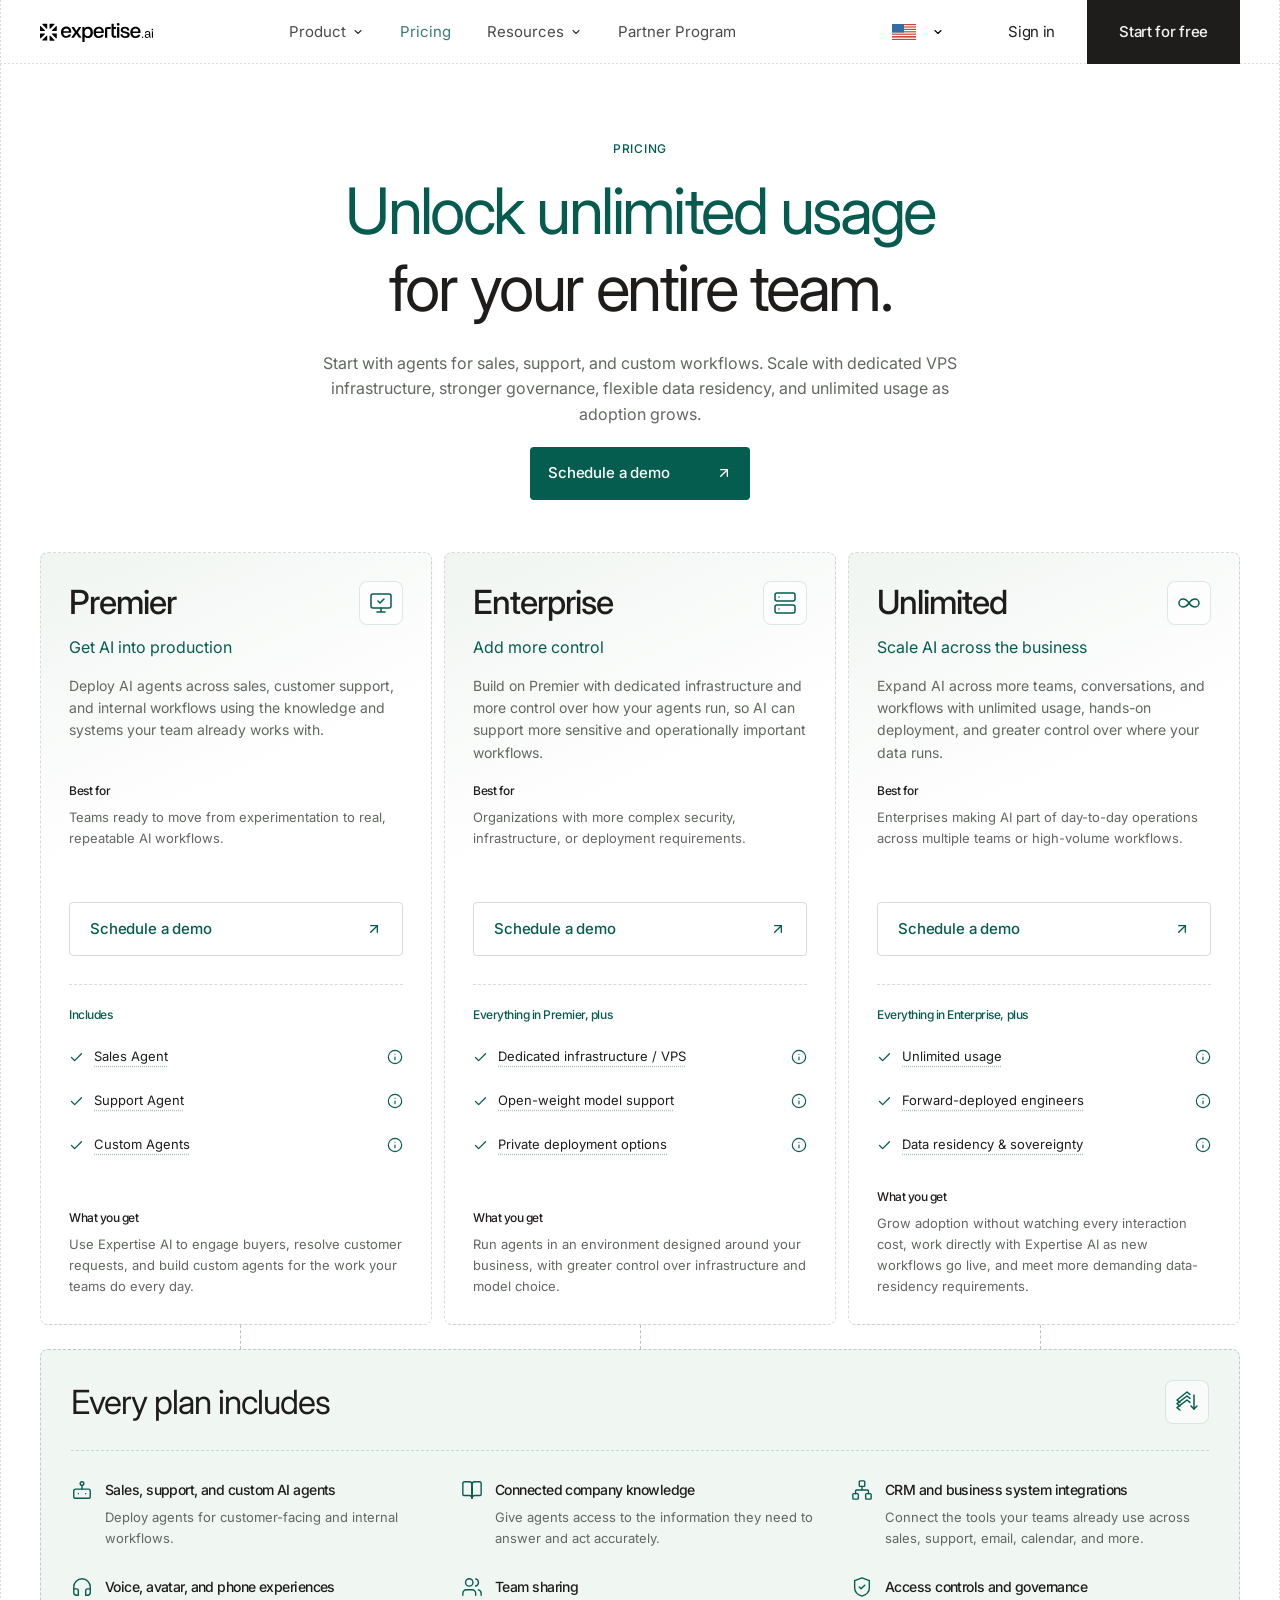
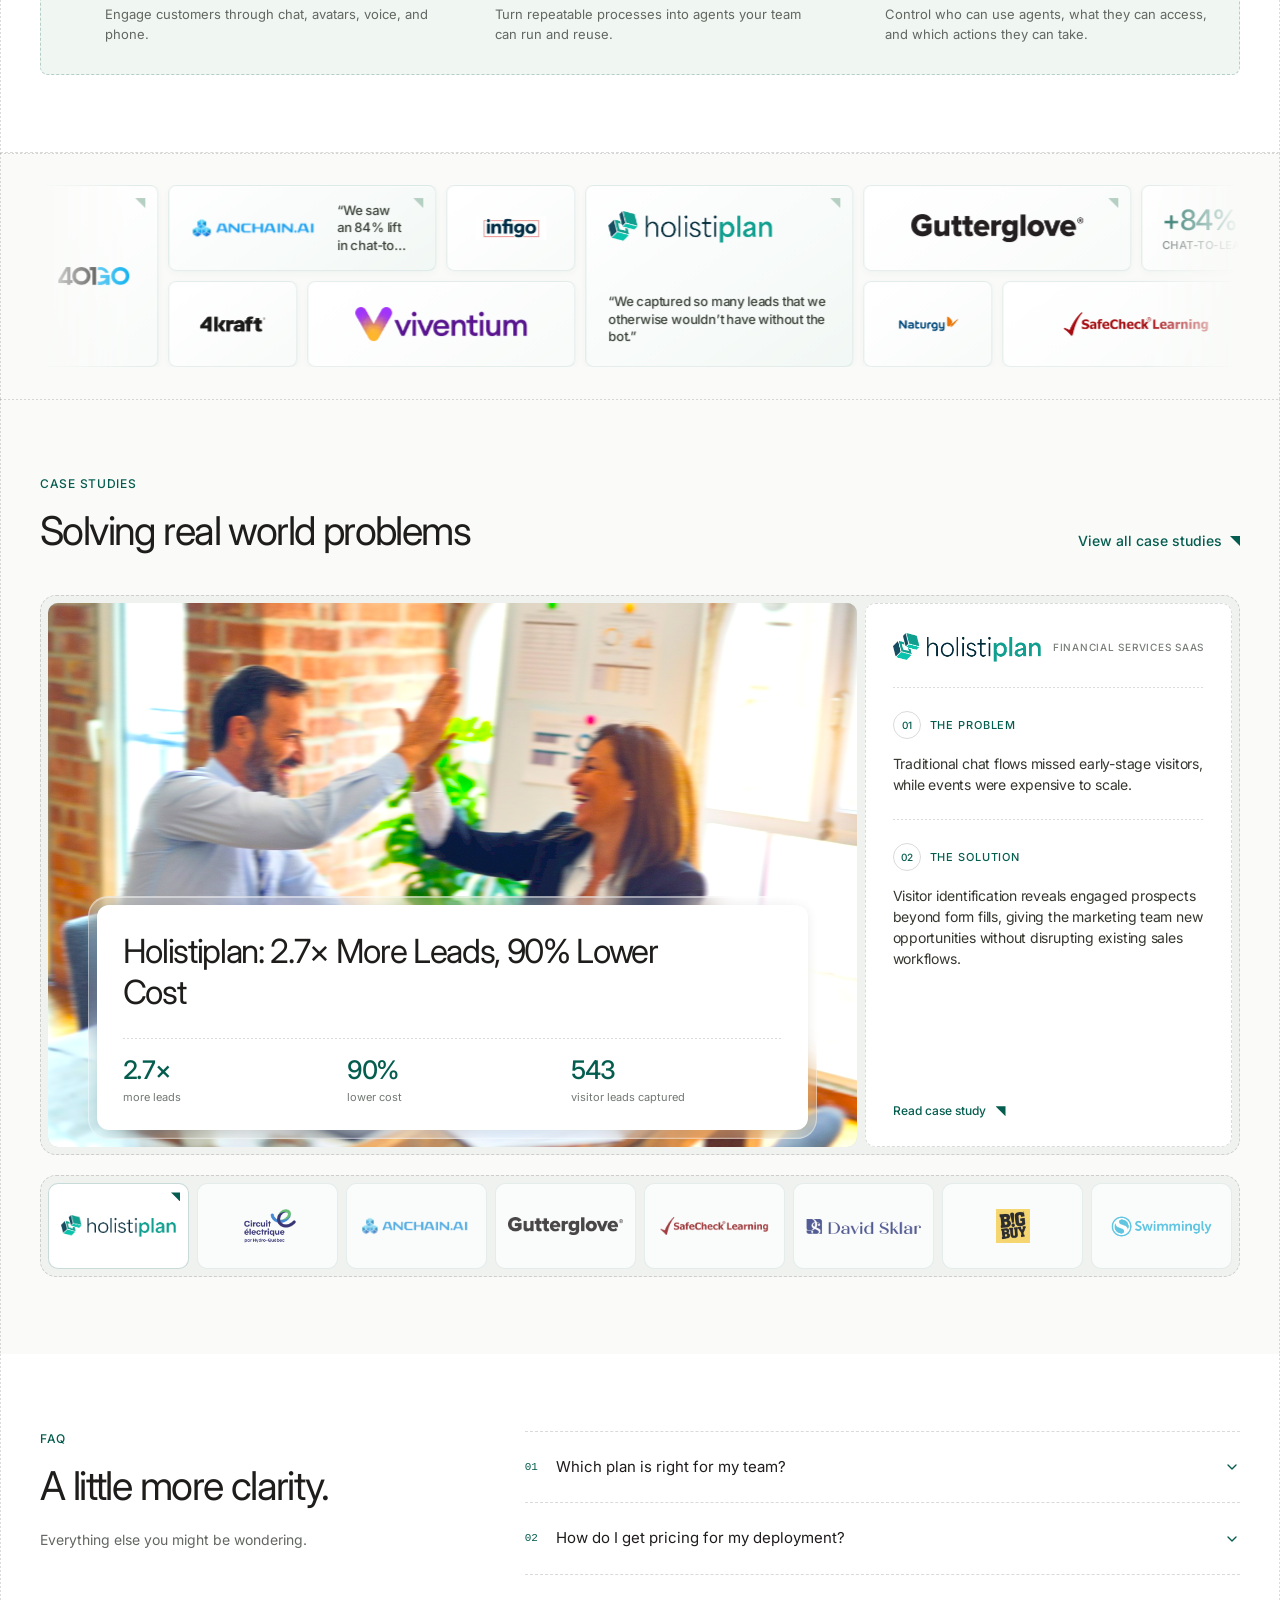
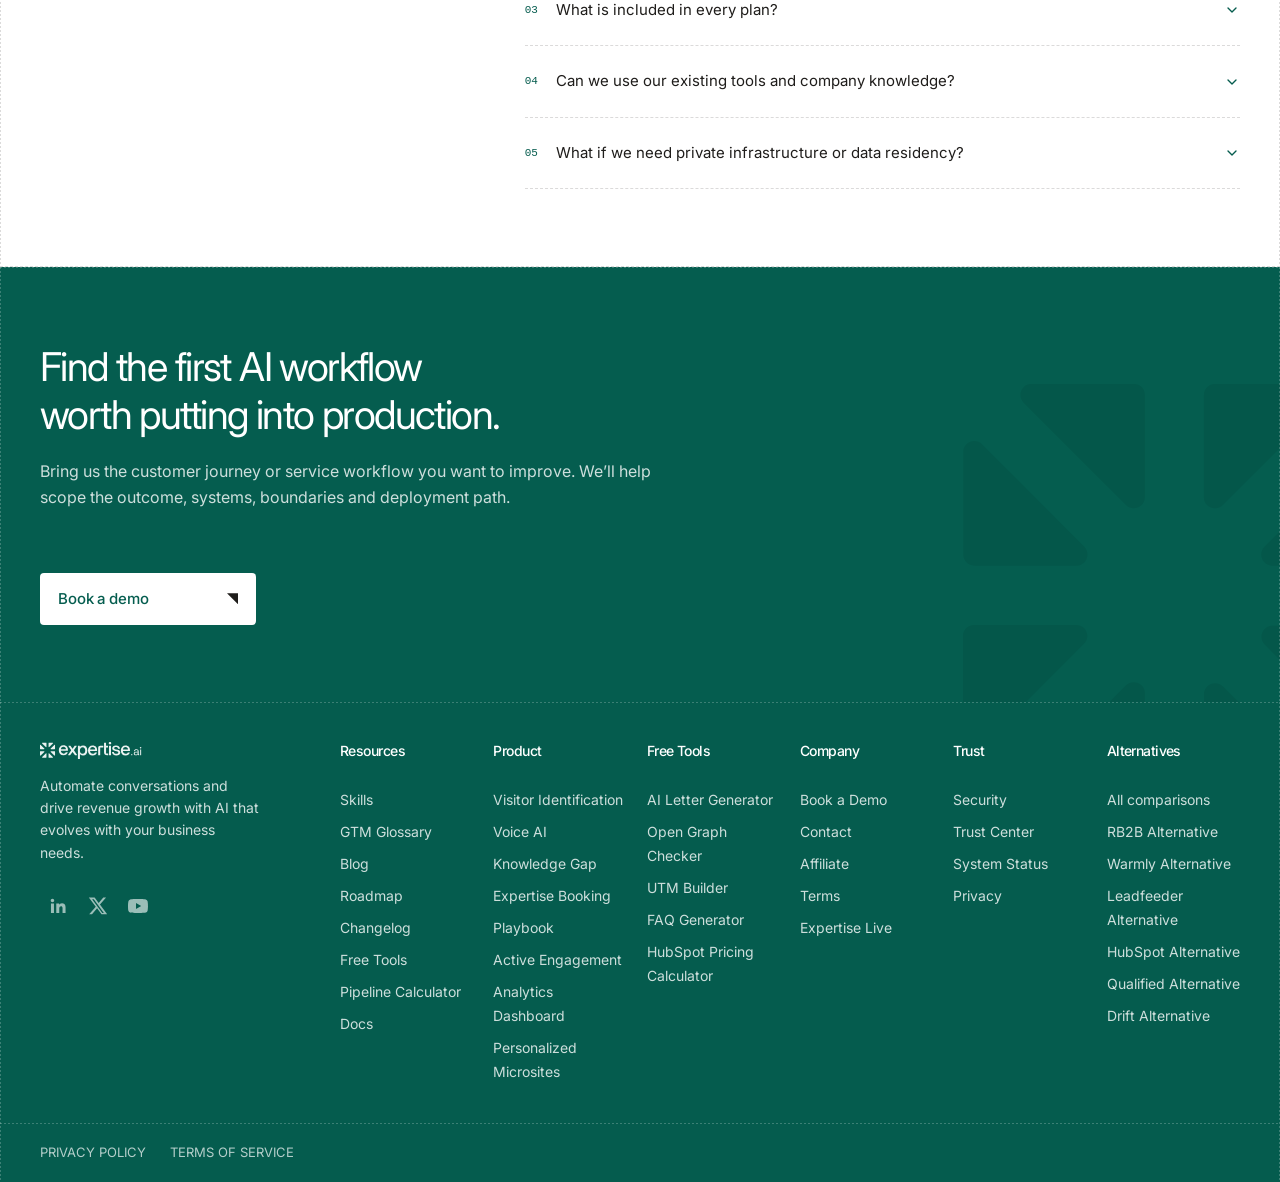
<file: v2/pricing.html>
<!DOCTYPE html>
<html lang="en">
<head>
  <meta charset="UTF-8" />
  <meta name="viewport" content="width=device-width, initial-scale=1.0" />
  <title>Pricing — Expertise AI</title>
  <meta name="description" content="Explore Premier, Enterprise, and Unlimited plans for AI agents across sales, support, and custom workflows." />
  <link rel="preconnect" href="https://fonts.googleapis.com" />
  <link rel="preconnect" href="https://fonts.gstatic.com" crossorigin />
  <link href="https://fonts.googleapis.com/css2?family=Inter:wght@400;500;600&display=swap" rel="stylesheet" />
  <link rel="stylesheet" href="styles.css" />
  <link rel="stylesheet" href="polish.css" />
  <link rel="stylesheet" href="pricing.css" />
</head>
<body class="page-v2 page-pricing">
  <!-- ===== NAVBAR ===== -->
  <header class="navbar">
    <div class="section-container navbar-container">
      <div class="navbar-content">
      <a href="index.html" class="logo" aria-label="Expertise.ai">
        <img src="../assets/expertise-logo.svg" alt="Expertise.ai" class="nav-logo-img" />
      </a>
      <nav class="nav-links" id="nav-links">
        <a href="index.html#agents-v2-title" class="nav-link">Product <svg viewBox="0 0 16 16" width="12" height="12" fill="none"><path d="M4 6l4 4 4-4" stroke="black" stroke-width="1.5" stroke-linecap="round" stroke-linejoin="round"/></svg></a>
        <a href="pricing.html" class="nav-link" aria-current="page">Pricing</a>
        <a href="#" class="nav-link">Resources <svg viewBox="0 0 16 16" width="12" height="12" fill="none"><path d="M4 6l4 4 4-4" stroke="black" stroke-width="1.5" stroke-linecap="round" stroke-linejoin="round"/></svg></a>
        <a href="#" class="nav-link">Partner Program</a>
      </nav>
      <div class="navbar-actions">
        <button class="btn-flag" aria-label="Language">
          <svg viewBox="0 0 24 16" width="24" height="16" fill="none">
            <rect width="24" height="16" fill="#CA4638"/>
            <rect y="1.2" width="24" height="1.2" fill="white"/>
            <rect y="3.6" width="24" height="1.2" fill="white"/>
            <rect y="6" width="24" height="1.2" fill="white"/>
            <rect y="8.4" width="24" height="1.2" fill="white"/>
            <rect y="10.8" width="24" height="1.2" fill="white"/>
            <rect y="13.6" width="24" height="1.2" fill="white"/>
            <rect width="12" height="8.53333" fill="#346DA6"/>
          </svg>
          <svg viewBox="0 0 16 16" width="12" height="12" fill="none"><path d="M4 6l4 4 4-4" stroke="black" stroke-width="1.5" stroke-linecap="round" stroke-linejoin="round"/></svg>
        </button>
        <a href="#" class="btn-signin">Sign in</a>
        <a href="#" class="btn-start">Start for free</a>
        <button class="nav-hamburger" id="nav-hamburger" aria-label="Open menu" aria-expanded="false" aria-controls="nav-mobile-drawer">
          <span></span><span></span><span></span>
        </button>
      </div>
      </div>
    </div>
  </header>

  <!-- Mobile nav drawer -->
  <nav class="nav-mobile-drawer" id="nav-mobile-drawer" aria-label="Mobile navigation">
    <a href="index.html#agents-v2-title" class="mobile-link">Product</a>
    <a href="pricing.html" class="mobile-link" aria-current="page">Pricing</a>
    <a href="#" class="mobile-link">Resources</a>
    <a href="#" class="mobile-link">Partner Program</a>
    <div class="mobile-actions">
      <a href="#" class="mobile-btn-start">Start for free</a>
      <a href="#" class="mobile-btn-signin">Sign in</a>
    </div>
  </nav>

<main id="pricing-main">
<section class="pricing-section" aria-labelledby="pricing-title"><div class="section-container"><div class="pricing-content">
<header class="pricing-intro"><p class="section-eyebrow">Pricing</p><h1 id="pricing-title"><span class="pricing-title-accent">Unlock unlimited usage</span> for your entire team.</h1><p>Start with agents for sales, support, and custom workflows. Scale with dedicated VPS infrastructure, stronger governance, flexible data residency, and unlimited usage as adoption grows.</p><a class="hero-demo-cta pricing-intro-cta" href="https://meetings.hubspot.com/nick-raja/expertise-ai" target="_blank" rel="noopener"><span class="hero-demo-label">Schedule a demo</span><svg class="pricing-cta-icon" viewBox="0 0 24 24" fill="none" stroke="currentColor" stroke-width="2" stroke-linecap="round" stroke-linejoin="round" aria-hidden="true"><path d="M7 7h10v10"/><path d="M7 17 17 7"/></svg></a></header>
<div class="pricing-grid"><article class="pricing-card pricing-card--premier" aria-labelledby="plan-0">
      <div class="pricing-title-row"><h2 id="plan-0">Premier</h2><span class="pricing-plan-icon"><svg viewBox="0 0 24 24" fill="none" stroke="currentColor" stroke-width="1.5" stroke-linecap="round" stroke-linejoin="round" aria-hidden="true"><rect width="20" height="14" x="2" y="3" rx="2"/><path d="m9 10 2 2 4-4"/><path d="M8 21h8M12 17v4"/></svg></span></div><p class="pricing-tagline">Get AI into production</p><p class="pricing-description">Deploy AI agents across sales, customer support, and internal workflows using the knowledge and systems your team already works with.</p>
      <div class="pricing-best"><h3>Best for</h3><p>Teams ready to move from experimentation to real, repeatable AI workflows.</p></div>
      <a class="hero-navi-cta pricing-demo" href="https://meetings.hubspot.com/nick-raja/expertise-ai" target="_blank" rel="noopener"><span>Schedule a demo</span><svg class="pricing-cta-icon" viewBox="0 0 24 24" fill="none" stroke="currentColor" stroke-width="2" stroke-linecap="round" stroke-linejoin="round" aria-hidden="true"><path d="M7 7h10v10"/><path d="M7 17 17 7"/></svg></a>
      <div class="pricing-benefits"><h3>Includes</h3><ul><li class="pricing-feature"><button type="button" class="pricing-feature-trigger" aria-describedby="feature-0-0" aria-expanded="false"><svg class="pricing-check" viewBox="0 0 24 24" fill="none" stroke="currentColor" stroke-width="2" stroke-linecap="round" stroke-linejoin="round" aria-hidden="true"><path d="m20 6-11 11-5-5"/></svg><span>Sales Agent</span><svg class="pricing-info" viewBox="0 0 24 24" fill="none" stroke="currentColor" stroke-width="1.7" stroke-linecap="round" stroke-linejoin="round" aria-hidden="true"><circle cx="12" cy="12" r="10"/><path d="M12 16v-4"/><path d="M12 8h.01"/></svg></button><span class="pricing-tooltip" id="feature-0-0" role="tooltip">Turn website interest into pipeline with qualification, booking, follow-up, CRM updates, and sales admin.</span></li><li class="pricing-feature"><button type="button" class="pricing-feature-trigger" aria-describedby="feature-0-1" aria-expanded="false"><svg class="pricing-check" viewBox="0 0 24 24" fill="none" stroke="currentColor" stroke-width="2" stroke-linecap="round" stroke-linejoin="round" aria-hidden="true"><path d="m20 6-11 11-5-5"/></svg><span>Support Agent</span><svg class="pricing-info" viewBox="0 0 24 24" fill="none" stroke="currentColor" stroke-width="1.7" stroke-linecap="round" stroke-linejoin="round" aria-hidden="true"><circle cx="12" cy="12" r="10"/><path d="M12 16v-4"/><path d="M12 8h.01"/></svg></button><span class="pricing-tooltip" id="feature-0-1" role="tooltip">Resolve customer requests across chat, voice, and phone while keeping support systems and teams updated.</span></li><li class="pricing-feature"><button type="button" class="pricing-feature-trigger" aria-describedby="feature-0-2" aria-expanded="false"><svg class="pricing-check" viewBox="0 0 24 24" fill="none" stroke="currentColor" stroke-width="2" stroke-linecap="round" stroke-linejoin="round" aria-hidden="true"><path d="m20 6-11 11-5-5"/></svg><span>Custom Agents</span><svg class="pricing-info" viewBox="0 0 24 24" fill="none" stroke="currentColor" stroke-width="1.7" stroke-linecap="round" stroke-linejoin="round" aria-hidden="true"><circle cx="12" cy="12" r="10"/><path d="M12 16v-4"/><path d="M12 8h.01"/></svg></button><span class="pricing-tooltip" id="feature-0-2" role="tooltip">Automate repeatable work by connecting company knowledge, systems, workflows, approvals, and team processes.</span></li></ul></div>
      <div class="pricing-outcome"><h3>What you get</h3><p>Use Expertise AI to engage buyers, resolve customer requests, and build custom agents for the work your teams do every day.</p></div>
    </article><article class="pricing-card pricing-card--enterprise" aria-labelledby="plan-1">
      <div class="pricing-title-row"><h2 id="plan-1">Enterprise</h2><span class="pricing-plan-icon"><svg viewBox="0 0 24 24" fill="none" stroke="currentColor" stroke-width="1.5" stroke-linecap="round" stroke-linejoin="round" aria-hidden="true"><rect width="20" height="8" x="2" y="2" rx="2" ry="2"/><rect width="20" height="8" x="2" y="14" rx="2" ry="2"/><path d="M6 6h.01M6 18h.01"/></svg></span></div><p class="pricing-tagline">Add more control</p><p class="pricing-description">Build on Premier with dedicated infrastructure and more control over how your agents run, so AI can support more sensitive and operationally important workflows.</p>
      <div class="pricing-best"><h3>Best for</h3><p>Organizations with more complex security, infrastructure, or deployment requirements.</p></div>
      <a class="hero-navi-cta pricing-demo" href="https://meetings.hubspot.com/nick-raja/expertise-ai" target="_blank" rel="noopener"><span>Schedule a demo</span><svg class="pricing-cta-icon" viewBox="0 0 24 24" fill="none" stroke="currentColor" stroke-width="2" stroke-linecap="round" stroke-linejoin="round" aria-hidden="true"><path d="M7 7h10v10"/><path d="M7 17 17 7"/></svg></a>
      <div class="pricing-benefits"><h3>Everything in Premier, plus</h3><ul><li class="pricing-feature"><button type="button" class="pricing-feature-trigger" aria-describedby="feature-1-0" aria-expanded="false"><svg class="pricing-check" viewBox="0 0 24 24" fill="none" stroke="currentColor" stroke-width="2" stroke-linecap="round" stroke-linejoin="round" aria-hidden="true"><path d="m20 6-11 11-5-5"/></svg><span>Dedicated infrastructure / VPS</span><svg class="pricing-info" viewBox="0 0 24 24" fill="none" stroke="currentColor" stroke-width="1.7" stroke-linecap="round" stroke-linejoin="round" aria-hidden="true"><circle cx="12" cy="12" r="10"/><path d="M12 16v-4"/><path d="M12 8h.01"/></svg></button><span class="pricing-tooltip" id="feature-1-0" role="tooltip">Run AI with more control, isolation, and flexibility for sensitive or complex deployments.</span></li><li class="pricing-feature"><button type="button" class="pricing-feature-trigger" aria-describedby="feature-1-1" aria-expanded="false"><svg class="pricing-check" viewBox="0 0 24 24" fill="none" stroke="currentColor" stroke-width="2" stroke-linecap="round" stroke-linejoin="round" aria-hidden="true"><path d="m20 6-11 11-5-5"/></svg><span>Open-weight model support</span><svg class="pricing-info" viewBox="0 0 24 24" fill="none" stroke="currentColor" stroke-width="1.7" stroke-linecap="round" stroke-linejoin="round" aria-hidden="true"><circle cx="12" cy="12" r="10"/><path d="M12 16v-4"/><path d="M12 8h.01"/></svg></button><span class="pricing-tooltip" id="feature-1-1" role="tooltip">Choose models that fit your performance, privacy, and cost requirements.</span></li><li class="pricing-feature"><button type="button" class="pricing-feature-trigger" aria-describedby="feature-1-2" aria-expanded="false"><svg class="pricing-check" viewBox="0 0 24 24" fill="none" stroke="currentColor" stroke-width="2" stroke-linecap="round" stroke-linejoin="round" aria-hidden="true"><path d="m20 6-11 11-5-5"/></svg><span>Private deployment options</span><svg class="pricing-info" viewBox="0 0 24 24" fill="none" stroke="currentColor" stroke-width="1.7" stroke-linecap="round" stroke-linejoin="round" aria-hidden="true"><circle cx="12" cy="12" r="10"/><path d="M12 16v-4"/><path d="M12 8h.01"/></svg></button><span class="pricing-tooltip" id="feature-1-2" role="tooltip">Deploy AI around your existing security, architecture, and operational requirements.</span></li></ul></div>
      <div class="pricing-outcome"><h3>What you get</h3><p>Run agents in an environment designed around your business, with greater control over infrastructure and model choice.</p></div>
    </article><article class="pricing-card pricing-card--unlimited" aria-labelledby="plan-2">
      <div class="pricing-title-row"><h2 id="plan-2">Unlimited</h2><span class="pricing-plan-icon"><svg viewBox="0 0 24 24" fill="none" stroke="currentColor" stroke-width="1.5" stroke-linecap="round" stroke-linejoin="round" aria-hidden="true"><path d="M12 12c-2-2.96-3.5-4-6-4a4 4 0 0 0 0 8c2.5 0 4-1.04 6-4Z"/><path d="M12 12c2-2.96 3.5-4 6-4a4 4 0 0 1 0 8c-2.5 0-4-1.04-6-4Z"/></svg></span></div><p class="pricing-tagline">Scale AI across the business</p><p class="pricing-description">Expand AI across more teams, conversations, and workflows with unlimited usage, hands-on deployment, and greater control over where your data runs.</p>
      <div class="pricing-best"><h3>Best for</h3><p>Enterprises making AI part of day-to-day operations across multiple teams or high-volume workflows.</p></div>
      <a class="hero-navi-cta pricing-demo" href="https://meetings.hubspot.com/nick-raja/expertise-ai" target="_blank" rel="noopener"><span>Schedule a demo</span><svg class="pricing-cta-icon" viewBox="0 0 24 24" fill="none" stroke="currentColor" stroke-width="2" stroke-linecap="round" stroke-linejoin="round" aria-hidden="true"><path d="M7 7h10v10"/><path d="M7 17 17 7"/></svg></a>
      <div class="pricing-benefits"><h3>Everything in Enterprise, plus</h3><ul><li class="pricing-feature"><button type="button" class="pricing-feature-trigger" aria-describedby="feature-2-0" aria-expanded="false"><svg class="pricing-check" viewBox="0 0 24 24" fill="none" stroke="currentColor" stroke-width="2" stroke-linecap="round" stroke-linejoin="round" aria-hidden="true"><path d="m20 6-11 11-5-5"/></svg><span>Unlimited usage</span><svg class="pricing-info" viewBox="0 0 24 24" fill="none" stroke="currentColor" stroke-width="1.7" stroke-linecap="round" stroke-linejoin="round" aria-hidden="true"><circle cx="12" cy="12" r="10"/><path d="M12 16v-4"/><path d="M12 8h.01"/></svg></button><span class="pricing-tooltip" id="feature-2-0" role="tooltip">Expand AI across more teams and workflows without worrying about per-interaction usage costs.</span></li><li class="pricing-feature"><button type="button" class="pricing-feature-trigger" aria-describedby="feature-2-1" aria-expanded="false"><svg class="pricing-check" viewBox="0 0 24 24" fill="none" stroke="currentColor" stroke-width="2" stroke-linecap="round" stroke-linejoin="round" aria-hidden="true"><path d="m20 6-11 11-5-5"/></svg><span>Forward-deployed engineers</span><svg class="pricing-info" viewBox="0 0 24 24" fill="none" stroke="currentColor" stroke-width="1.7" stroke-linecap="round" stroke-linejoin="round" aria-hidden="true"><circle cx="12" cy="12" r="10"/><path d="M12 16v-4"/><path d="M12 8h.01"/></svg></button><span class="pricing-tooltip" id="feature-2-1" role="tooltip">Work directly with our team to design, launch, and improve workflows in production.</span></li><li class="pricing-feature"><button type="button" class="pricing-feature-trigger" aria-describedby="feature-2-2" aria-expanded="false"><svg class="pricing-check" viewBox="0 0 24 24" fill="none" stroke="currentColor" stroke-width="2" stroke-linecap="round" stroke-linejoin="round" aria-hidden="true"><path d="m20 6-11 11-5-5"/></svg><span>Data residency &amp; sovereignty</span><svg class="pricing-info" viewBox="0 0 24 24" fill="none" stroke="currentColor" stroke-width="1.7" stroke-linecap="round" stroke-linejoin="round" aria-hidden="true"><circle cx="12" cy="12" r="10"/><path d="M12 16v-4"/><path d="M12 8h.01"/></svg></button><span class="pricing-tooltip" id="feature-2-2" role="tooltip">Choose where your data is hosted to meet regional, security, and regulatory requirements.</span></li></ul></div>
      <div class="pricing-outcome"><h3>What you get</h3><p>Grow adoption without watching every interaction cost, work directly with Expertise AI as new workflows go live, and meet more demanding data-residency requirements.</p></div>
    </article></div>
<div class="pricing-shared-connector" aria-hidden="true"><span></span><span></span><span></span></div>
<aside class="pricing-shared" aria-labelledby="shared-title"><header><h2 id="shared-title">Every plan includes</h2><span class="pricing-shared-mark"><svg viewBox="0 0 24 24" fill="none" stroke="currentColor" stroke-width="1.5" stroke-linecap="round" stroke-linejoin="round" aria-hidden="true"><path d="m16 16 3 3 3-3"/><path d="M19 5v14"/><path d="M15 4.5 12 2 2 10l3 2.4"/><path d="m5 16-3-2.4L12 6l3 2.4"/><path d="m5 20-3-2.4L12 10l3 2.4"/></svg></span></header><ul><li><svg class="pricing-shared-icon" viewBox="0 0 24 24" fill="none" stroke="currentColor" stroke-width="1.5" stroke-linecap="round" stroke-linejoin="round" aria-hidden="true"><rect width="18" height="10" x="3" y="11" rx="2"/><circle cx="12" cy="5" r="2"/><path d="M12 7v4M8 16v.01M16 16v.01"/></svg><div><h3>Sales, support, and custom AI agents</h3><p>Deploy agents for customer-facing and internal workflows.</p></div></li><li><svg class="pricing-shared-icon" viewBox="0 0 24 24" fill="none" stroke="currentColor" stroke-width="1.5" stroke-linecap="round" stroke-linejoin="round" aria-hidden="true"><path d="M12 7v14"/><path d="M3 18a1 1 0 0 1-1-1V5a2 2 0 0 1 2-2h5a3 3 0 0 1 3 3v15a3 3 0 0 0-3-3Z"/><path d="M21 18a1 1 0 0 0 1-1V5a2 2 0 0 0-2-2h-5a3 3 0 0 0-3 3v15a3 3 0 0 1 3-3Z"/></svg><div><h3>Connected company knowledge</h3><p>Give agents access to the information they need to answer and act accurately.</p></div></li><li><svg class="pricing-shared-icon" viewBox="0 0 24 24" fill="none" stroke="currentColor" stroke-width="1.5" stroke-linecap="round" stroke-linejoin="round" aria-hidden="true"><rect width="6" height="6" x="9" y="2" rx="1"/><rect width="6" height="6" x="2" y="16" rx="1"/><rect width="6" height="6" x="16" y="16" rx="1"/><path d="M5 16v-3a1 1 0 0 1 1-1h12a1 1 0 0 1 1 1v3M12 12V8"/></svg><div><h3>CRM and business system integrations</h3><p>Connect the tools your teams already use across sales, support, email, calendar, and more.</p></div></li><li><svg class="pricing-shared-icon" viewBox="0 0 24 24" fill="none" stroke="currentColor" stroke-width="1.5" stroke-linecap="round" stroke-linejoin="round" aria-hidden="true"><path d="M3 14h3a2 2 0 0 1 2 2v5H6a3 3 0 0 1-3-3v-4Z"/><path d="M21 14h-3a2 2 0 0 0-2 2v5h2a3 3 0 0 0 3-3v-4Z"/><path d="M3 14v-2a9 9 0 0 1 18 0v2"/></svg><div><h3>Voice, avatar, and phone experiences</h3><p>Engage customers through chat, avatars, voice, and phone.</p></div></li><li><svg class="pricing-shared-icon" viewBox="0 0 24 24" fill="none" stroke="currentColor" stroke-width="1.5" stroke-linecap="round" stroke-linejoin="round" aria-hidden="true"><path d="M16 21v-2a4 4 0 0 0-4-4H6a4 4 0 0 0-4 4v2"/><circle cx="9" cy="7" r="4"/><path d="M22 21v-2a4 4 0 0 0-3-3.87M16 3.13a4 4 0 0 1 0 7.75"/></svg><div><h3>Team sharing</h3><p>Turn repeatable processes into agents your team can run and reuse.</p></div></li><li><svg class="pricing-shared-icon" viewBox="0 0 24 24" fill="none" stroke="currentColor" stroke-width="1.5" stroke-linecap="round" stroke-linejoin="round" aria-hidden="true"><path d="M20 13c0 5-3.5 7.5-8 9-4.5-1.5-8-4-8-9V5l8-3 8 3v8Z"/><path d="m9 12 2 2 4-4"/></svg><div><h3>Access controls and governance</h3><p>Control who can use agents, what they can access, and which actions they can take.</p></div></li></ul></aside>
</div></div></section>
  <section class="client-marquee-section" aria-label="Trusted by top companies">
    <div class="section-container client-marquee-layout">
      <div class="client-marquee-content">
        <div class="client-bento-viewport">
          <div class="client-bento-track">
        <div class="client-bento">
          <a class="client-bento-card client-bento-card--case-study client-bento-card--logo client-bento-go" href="https://www.expertise.ai/live/case-studies/401go" target="_blank" rel="noopener" data-case-study-title="How 401GO Uncovered Hidden Customer Demand">
            <img src="../assets/client-401go.png" alt="401GO" />
            <span class="client-bento-arrow" aria-hidden="true"></span>
          </a>

          <a class="client-bento-card client-bento-card--case-study client-bento-card--quote client-bento-anchain" href="https://www.expertise.ai/live/case-studies/anchain-ai" target="_blank" rel="noopener" data-case-study-title="AnChain.AI Increases Conversion by 84%">
            <img src="../assets/client-anchain.svg" alt="AnChain.AI" />
            <p>“We saw an 84% lift in chat-to-lead conversion rate.”</p>
            <span class="client-bento-arrow" aria-hidden="true"></span>
          </a>

          <a class="client-bento-card client-bento-card--case-study client-bento-card--logo client-bento-gutter" href="https://www.expertise.ai/live/case-studies/gutterglove" target="_blank" rel="noopener" data-case-study-title="Gutterglove Automates 99% of Customer Chats">
            <img src="../assets/client-gutterglove.png" alt="Gutterglove" />
            <span class="client-bento-arrow" aria-hidden="true"></span>
          </a>

          <a class="client-bento-card client-bento-card--case-study client-bento-card--feature client-bento-holisti" href="https://www.expertise.ai/live/case-studies/holistiplan" target="_blank" rel="noopener" data-case-study-title="Holistiplan Gets 2.7× More Leads at 90% Lower Cost">
            <img src="../assets/client-holistiplan.webp" alt="Holistiplan" />
            <p>“We captured so many leads that we otherwise wouldn’t have without the bot.”</p>
            <span class="client-bento-arrow" aria-hidden="true"></span>
          </a>

          <a class="client-bento-card client-bento-card--case-study client-bento-card--quote client-bento-circuit" href="https://www.expertise.ai/live/case-studies/circuit-electric" target="_blank" rel="noopener" data-case-study-title="Circuit Electric Cuts Support Requests by 22%">
            <img src="../assets/logo-circuit-electric.png" alt="Circuit Electric" />
            <p>“The results have exceeded our expectations, lowering costs and improving customer experience.”</p>
            <span class="client-bento-arrow" aria-hidden="true"></span>
          </a>

          <a class="client-bento-card client-bento-card--case-study client-bento-card--stat client-bento-stat84" href="https://www.expertise.ai/live/case-studies/anchain-ai" target="_blank" rel="noopener" data-case-study-title="AnChain.AI Increases Conversion by 84%">
            <strong>+84%</strong>
            <span>chat-to-lead conversion</span>
            <i class="client-bento-arrow" aria-hidden="true"></i>
          </a>

          <a class="client-bento-card client-bento-card--case-study client-bento-card--stat client-bento-stat99" href="https://www.expertise.ai/live/case-studies/gutterglove" target="_blank" rel="noopener" data-case-study-title="Gutterglove Automates 99% of Customer Chats">
            <strong>99%</strong>
            <span>chats resolved autonomously</span>
            <i class="client-bento-arrow" aria-hidden="true"></i>
          </a>

          <a class="client-bento-card client-bento-card--case-study client-bento-card--logo client-bento-safecheck" href="https://www.expertise.ai/live/case-studies/safecheck" target="_blank" rel="noopener" data-case-study-title="SafeCheck Increases Corporate Leads by 50%">
            <img src="../assets/logo-safecheck.png" alt="SafeCheck" />
            <span class="client-bento-arrow" aria-hidden="true"></span>
          </a>

          <a class="client-bento-card client-bento-card--case-study client-bento-card--logo client-bento-swim" href="https://www.expertise.ai/live/case-studies/swimmingly" target="_blank" rel="noopener" data-case-study-title="Swimmingly Raises AI Resolution Rate to 90%">
            <img src="../assets/logo-swimmingly.png" alt="Swimmingly" />
            <span class="client-bento-arrow" aria-hidden="true"></span>
          </a>

          <a class="client-bento-card client-bento-card--case-study client-bento-card--stat client-bento-sklar" href="https://www.expertise.ai/live/case-studies/david-sklar" target="_blank" rel="noopener" data-case-study-title="David Sklar Generates 5× ROI After Hours">
            <img src="../assets/client-david-sklar.webp" alt="" />
            <div>
              <strong>5×</strong>
              <span>ROI after hours</span>
            </div>
            <i class="client-bento-arrow" aria-hidden="true"></i>
          </a>

          <a class="client-bento-card client-bento-card--case-study client-bento-card--logo client-bento-bigbuy" href="https://www.expertise.ai/live/case-studies/big-buy" target="_blank" rel="noopener" data-case-study-title="BigBuy Scales AI Lead Capture and Support">
            <img src="../assets/logo-bigbuy.jpg" alt="BigBuy" />
            <span class="client-bento-arrow" aria-hidden="true"></span>
          </a>

          <a class="client-bento-card client-bento-card--case-study client-bento-card--logo client-bento-solimar" href="https://www.expertise.ai/live/case-studies/solimar-systems-inc" target="_blank" rel="noopener" data-case-study-title="Solimar Achieves 99.9% AI Answer Accuracy">
            <img src="../assets/client-solimar.webp" alt="Solimar" />
            <span class="client-bento-arrow" aria-hidden="true"></span>
          </a>

          <div class="client-bento-card client-bento-card--logo client-bento-austin">
            <img src="../assets/client-austin-industries.svg" alt="Austin Industries" />
          </div>
          <div class="client-bento-card client-bento-card--logo client-bento-infigo">
            <img src="../assets/client-infigo.webp" alt="Infigo" />
          </div>
          <div class="client-bento-card client-bento-card--logo client-bento-nevvon">
            <img src="../assets/client-nevvon.webp" alt="Nevvon" />
          </div>
          <div class="client-bento-card client-bento-card--logo client-bento-process">
            <img src="../assets/client-processfusion.webp" alt="Process Fusion" />
          </div>
          <div class="client-bento-card client-bento-card--logo client-bento-agora">
            <img src="../assets/client-agora.webp" alt="Agora" />
          </div>
          <div class="client-bento-card client-bento-card--logo client-bento-software">
            <img src="../assets/client-safe-software.svg" alt="Safe Software" />
          </div>
          <div class="client-bento-card client-bento-card--logo client-bento-viventium">
            <img src="../assets/client-viventium.webp" alt="Viventium" />
          </div>
          <div class="client-bento-card client-bento-card--logo client-bento-naturgy">
            <img src="../assets/client-naturgy.webp" alt="Naturgy" />
          </div>
          <div class="client-bento-card client-bento-card--logo client-bento-cognna">
            <img src="../assets/client-cognna.webp" alt="Cognna" />
          </div>
          <div class="client-bento-card client-bento-card--logo client-bento-access">
            <img src="../assets/client-access-group.png" alt="Access Group" />
          </div>
          <div class="client-bento-card client-bento-card--logo client-bento-kraft">
            <img src="../assets/client-4kraft.svg" alt="4Kraft" />
          </div>
          <div class="client-bento-card client-bento-card--logo client-bento-usergems">
            <img src="../assets/client-usergems.webp" alt="UserGems" />
          </div>
          <div class="client-bento-card client-bento-card--logo client-bento-stonex">
            <img src="../assets/client-stonex.webp" alt="StoneX" />
          </div>
        </div>
          </div>
        </div>
      </div>
    </div>
  </section>
  <section class="case-studies-alt-section" aria-labelledby="stories-alt-title">
    <div class="section-container case-studies-alt-layout">
      <div class="case-studies-alt-content">
        <div class="case-studies-alt-intro">
          <p class="section-eyebrow">Case studies</p>
          <h2 id="stories-alt-title">Solving real world problems</h2>
          <a class="view-all-case-studies" href="https://www.expertise.ai/live/case-studies" target="_blank" rel="noopener">View all case studies <span aria-hidden="true"></span></a>
        </div>

        <svg width="0" height="0" aria-hidden="true" focusable="false" style="position:absolute"><defs><filter id="case-photo-soften" x="-10%" y="-10%" width="120%" height="120%"><feGaussianBlur stdDeviation="2.5 0.35" /></filter></defs></svg>
        <div class="case-studies-showcase" id="case-studies-active" aria-live="polite" aria-atomic="true" style="--case-image: url('../assets/story-bg-holistiplan.jpg')">
          <article class="case-studies-primary">
            <div class="case-studies-media" aria-hidden="true"></div>
            <div class="case-studies-copy-wrap">
              <h3 data-case-title>Holistiplan: 2.7× More Leads, 90% Lower Cost</h3>
              <dl class="case-studies-metrics">
                <div><dt data-case-metric-value="1">2.7×</dt><dd data-case-metric-caption="1">more leads</dd></div>
                <div><dt data-case-metric-value="2">90%</dt><dd data-case-metric-caption="2">lower cost</dd></div>
                <div><dt data-case-metric-value="3">543</dt><dd data-case-metric-caption="3">visitor leads captured</dd></div>
              </dl>
            </div>
          </article>
          <a class="case-studies-highlight" data-case-link href="https://www.expertise.ai/live/case-studies/holistiplan" target="_blank" rel="noopener">
            <div class="case-studies-highlight-meta">
              <img data-case-logo src="../assets/client-holistiplan.webp" alt="Holistiplan" />
              <p data-case-category>Financial Services SaaS</p>
            </div>
            <div class="case-studies-highlight-block">
              <p class="case-studies-highlight-label">The problem</p>
              <p class="case-studies-highlight-summary" data-case-problem>Traditional chat flows missed early-stage visitors, while events were expensive to scale.</p>
            </div>
            <div class="case-studies-highlight-block">
              <p class="case-studies-highlight-label">The solution</p>
              <p class="case-studies-highlight-summary" data-case-solution>Visitor identification reveals engaged prospects beyond form fills, giving the marketing team new opportunities without disrupting existing sales workflows.</p>
            </div>
            <span class="case-studies-read-link">Read case study <span aria-hidden="true"></span></span>
          </a>
        </div>

        <div class="case-studies-pickers" aria-label="Choose a customer case study">
          <button class="case-studies-picker is-active" aria-controls="case-studies-active" aria-pressed="true" type="button" data-case-index="01" data-case-problem="Traditional chat flows missed early-stage visitors, while events were expensive to scale." data-case-solution="Visitor identification reveals engaged prospects beyond form fills, giving the marketing team new opportunities without disrupting existing sales workflows." data-case-logo="../assets/client-holistiplan.webp" data-case-logo-alt="Holistiplan" data-case-bg="../assets/story-bg-holistiplan.jpg" data-case-category="Financial Services SaaS / Sales" data-case-title="Holistiplan: 2.7× More Leads, 90% Lower Cost" data-case-href="https://www.expertise.ai/live/case-studies/holistiplan" data-case-metric-1-value="2.7×" data-case-metric-1-caption="more leads" data-case-metric-2-value="90%" data-case-metric-2-caption="lower cost" data-case-metric-3-value="543" data-case-metric-3-caption="visitor leads captured"><img src="../assets/client-holistiplan.webp" alt="Holistiplan" /></button>
          <button class="case-studies-picker" aria-controls="case-studies-active" aria-pressed="false" type="button" data-case-index="02" data-case-problem="Growing EV adoption put pressure on a support team that could not scale at the same pace." data-case-solution="A tailored AI agent answers driver questions, freeing the team for more personal support." data-case-logo="../assets/logo-circuit-electric.png" data-case-logo-alt="Circuit Electric" data-case-bg="../assets/story-bg-circuit-electric.png" data-case-category="Utilities / Support" data-case-title="Circuit Electric Cuts Support Requests by 22%" data-case-href="https://www.expertise.ai/live/case-studies/circuit-electric" data-case-metric-1-value="22.35%" data-case-metric-1-caption="fewer contact-form submissions" data-case-metric-2-value="557" data-case-metric-2-caption="customer contacts avoided · Dec 2024" data-case-metric-3-value="60 days" data-case-metric-3-caption="to measurable impact"><img src="../assets/logo-circuit-electric.png" alt="Circuit Electric" /></button>
          <button class="case-studies-picker" aria-controls="case-studies-active" aria-pressed="false" type="button" data-case-index="03" data-case-problem="High-intent website conversations went unnoticed, leaving sales teams following up too late." data-case-solution="Daily lead summaries and HubSpot integration turn previously overlooked website conversations into timely, informed sales follow-up." data-case-logo="../assets/client-anchain.svg" data-case-logo-alt="AnChain.AI" data-case-bg="../assets/story-bg-anchain.jpg" data-case-category="Technology / Sales" data-case-title="AnChain.AI Increases Conversion by 84%" data-case-href="https://www.expertise.ai/live/case-studies/anchain-ai" data-case-metric-1-value="+84%" data-case-metric-1-caption="chat-to-lead conversion" data-case-metric-2-value="85%" data-case-metric-2-caption="faster first touch" data-case-metric-3-value="492" data-case-metric-3-caption="qualified signals · 6 months"><img src="../assets/client-anchain.svg" alt="AnChain.AI" /></button>
          <button class="case-studies-picker" aria-controls="case-studies-active" aria-pressed="false" type="button" data-case-index="04" data-case-problem="Customers struggled to find the right products, overwhelming support with repetitive questions." data-case-solution="Dedicated AI agents for each brand help customers choose the right products while freeing the support team from repetitive questions." data-case-logo="../assets/client-gutterglove.png" data-case-logo-alt="Gutterglove" data-case-bg="../assets/story-bg-gutterglove.jpg" data-case-category="Manufacturing / Support" data-case-title="Gutterglove Automates 99% of Customer Chats" data-case-href="https://www.expertise.ai/live/case-studies/gutterglove" data-case-metric-1-value="&gt;99%" data-case-metric-1-caption="chats resolved autonomously" data-case-metric-2-value="21%" data-case-metric-2-caption="fewer support interactions · YoY" data-case-metric-3-value="~30 min" data-case-metric-3-caption="initial setup time"><img src="../assets/client-gutterglove.png" alt="Gutterglove" /></button>
          <button class="case-studies-picker" aria-controls="case-studies-active" aria-pressed="false" type="button" data-case-index="05" data-case-problem="Repetitive pricing and registration questions stretched a small support team and slowed purchases." data-case-solution="Instant guidance on pricing, registration and checkout helps learners buy with confidence and directs corporate customers to the right team." data-case-logo="../assets/logo-safecheck.png" data-case-logo-alt="SafeCheck" data-case-bg="../assets/story-bg-safecheck.jpg" data-case-category="Training &amp; Compliance / Sales + Support" data-case-title="SafeCheck Increases Corporate Leads by 50%" data-case-href="https://www.expertise.ai/live/case-studies/safecheck" data-case-metric-1-value="50%" data-case-metric-1-caption="increase in corporate inbound leads" data-case-metric-2-value="80%+" data-case-metric-2-caption="customer queries resolved by AI" data-case-metric-3-value="60 days" data-case-metric-3-caption="to measurable impact"><img src="../assets/logo-safecheck.png" alt="SafeCheck" /></button>
          <button class="case-studies-picker" aria-controls="case-studies-active" aria-pressed="false" type="button" data-case-index="06" data-case-problem="Visitors seeking debt advice after hours could not reach live agents to book consultations." data-case-solution="Visitors seeking debt advice after hours can engage immediately and book consultations directly, instead of waiting for the team to come online." data-case-logo="../assets/client-david-sklar.webp" data-case-logo-alt="David Sklar &amp; Associates" data-case-bg="../assets/story-bg-david-sklar.jpg" data-case-category="Financial Services / Sales" data-case-title="David Sklar Generates 5× ROI After Hours" data-case-href="https://www.expertise.ai/live/case-studies/david-sklar" data-case-metric-1-value="5×" data-case-metric-1-caption="ROI from after-hours deployment" data-case-metric-2-value="20%" data-case-metric-2-caption="AI conversations → consultations" data-case-metric-3-value="24%" data-case-metric-3-caption="consultations → signed engagements"><img src="../assets/client-david-sklar.webp" alt="David Sklar &amp; Associates" /></button>
          <button class="case-studies-picker" aria-controls="case-studies-active" aria-pressed="false" type="button" data-case-index="07" data-case-problem="A complex catalog and limited support availability made navigation and lead qualification difficult." data-case-solution="Around-the-clock guidance helps diverse ecommerce audiences navigate a complex catalog while capturing leads and handling routine support questions." data-case-logo="../assets/logo-bigbuy.jpg" data-case-logo-alt="BigBuy" data-case-bg="../assets/story-bg-bigbuy.jpg" data-case-category="Ecommerce / Sales + Support" data-case-title="BigBuy Scales AI Lead Capture and Support" data-case-href="https://www.expertise.ai/live/case-studies/big-buy" data-case-metric-1-value="10–20%" data-case-metric-1-caption="repetitive queries automated" data-case-metric-2-value="100–200" data-case-metric-2-caption="tickets offloaded monthly" data-case-metric-3-value="1–2%" data-case-metric-3-caption="projected lift in lead conversion"><img src="../assets/logo-bigbuy.jpg" alt="BigBuy" /></button>
          <button class="case-studies-picker" aria-controls="case-studies-active" aria-pressed="false" type="button" data-case-index="08" data-case-problem="Seasonal support demand and rising per-conversation costs made the existing solution hard to scale." data-case-solution="More flexible understanding of customer questions and guided answers improve self-service for swim teams ahead of the busy season." data-case-logo="../assets/logo-swimmingly.png" data-case-logo-alt="Swimmingly" data-case-bg="../assets/story-bg-swimmingly.jpg" data-case-category="Sports Software / Support" data-case-title="Swimmingly Raises AI Resolution Rate to 90%" data-case-href="https://www.expertise.ai/live/case-studies/swimmingly" data-case-metric-1-value="90%" data-case-metric-1-caption="automated resolution rate" data-case-metric-2-value="30 days" data-case-metric-2-caption="to measurable impact" data-case-metric-3-value="15 pts" data-case-metric-3-caption="lift in automated resolution"><img src="../assets/logo-swimmingly.png" alt="Swimmingly" /></button>
        </div>
      </div>
    </div>
  </section>
<section class="pricing-faq" aria-labelledby="faq-title"><div class="section-container"><div class="pricing-faq-content"><header><p class="section-eyebrow">FAQ</p><h2 id="faq-title">A little more clarity.</h2><p>Everything else you might be wondering.</p></header><div class="pricing-faq-list"><!-- Draft FAQ copy for review. --><details class="pricing-faq-item" name="pricing-faq"><summary><span class="pricing-faq-number">01</span><span>Which plan is right for my team?</span><span class="pricing-faq-plus" aria-hidden="true"></span></summary><p>Start with the workflows you want to put into production. Premier covers sales, support, and custom agents; Enterprise adds infrastructure and model controls; Unlimited supports broader adoption with unlimited usage and hands-on deployment.</p></details><details class="pricing-faq-item" name="pricing-faq"><summary><span class="pricing-faq-number">02</span><span>How do I get pricing for my deployment?</span><span class="pricing-faq-plus" aria-hidden="true"></span></summary><p>Schedule a demo to discuss your team, workflows, and deployment requirements. We’ll help you explore the plan that fits your needs.</p></details><details class="pricing-faq-item" name="pricing-faq"><summary><span class="pricing-faq-number">03</span><span>What is included in every plan?</span><span class="pricing-faq-plus" aria-hidden="true"></span></summary><p>Every plan includes sales, support, and custom AI agents, connected company knowledge, business system integrations, voice and avatar experiences, team sharing, and access controls.</p></details><details class="pricing-faq-item" name="pricing-faq"><summary><span class="pricing-faq-number">04</span><span>Can we use our existing tools and company knowledge?</span><span class="pricing-faq-plus" aria-hidden="true"></span></summary><p>Yes. Agents can connect to company knowledge and the business systems your teams already use. We’ll review the integrations and workflows you need during your demo.</p></details><details class="pricing-faq-item" name="pricing-faq"><summary><span class="pricing-faq-number">05</span><span>What if we need private infrastructure or data residency?</span><span class="pricing-faq-plus" aria-hidden="true"></span></summary><p>Enterprise adds dedicated infrastructure, open-weight model support, and private deployment options. Unlimited adds data residency and sovereignty options. Talk with our team about your specific requirements.</p></details></div></div></div></section>
  <section class="closing-cta-section" aria-labelledby="closing-cta-title">
    <div class="section-container closing-cta-layout">
      <div class="closing-cta-content">
        <img class="closing-cta-watermark" src="../assets/icon-expertise.svg" alt="" aria-hidden="true" />
        <h2 id="closing-cta-title">Find the first AI workflow worth <span>putting into production.</span></h2>
        <p>Bring us the customer journey or service workflow you want to improve. We’ll help scope the outcome, systems, boundaries and deployment path.</p>
        <a class="closing-cta-button" href="https://meetings.hubspot.com/nick-raja/expertise-ai" target="_blank" rel="noopener"><span>Book a demo</span><i aria-hidden="true"></i></a>
      </div>
    </div>
  </section>
</main>
  <footer class="footer">
    <div class="section-container footer-container">
      <div class="footer-layout">
        <aside class="footer-rail">
          <div class="footer-brand">
          <a href="#" class="footer-logo" aria-label="Expertise.ai">
            <img src="../assets/expertise-logo.svg" alt="Expertise.ai" class="footer-logo-img" />
          </a>
          <p class="footer-tagline">Automate conversations and drive revenue growth with AI that evolves with your business needs.</p>
          <div class="footer-socials">
            <a href="#" class="social-link" aria-label="LinkedIn">
              <svg viewBox="0 0 20 20" width="20" height="20" fill="none">
                <path d="M5.96 17.04H2.95V7.49h3.01v9.55zm-1.5-10.88c-.97 0-1.74-.79-1.74-1.74s.77-1.74 1.74-1.74 1.74.79 1.74 1.74-.78 1.74-1.74 1.74zm13.08 10.88h-3v-4.84c0-1.54-.67-2.01-1.52-2.01-.88 0-1.75.67-1.75 2.05v4.8H8.27V7.49h2.89v1.32h.04c.29-.59 1.31-1.59 2.86-1.59 1.68 0 3.49.99 3.49 3.9v5.92z" fill="white" fill-opacity="0.6"/>
              </svg>
            </a>
            <a href="#" class="social-link" aria-label="X (Twitter)">
              <svg viewBox="0 0 20 20" width="20" height="20" fill="none">
                <path d="M15.27 1.59h2.81L11.94 8.61l7.23 9.55h-5.66l-4.43-5.79-5.07 5.79H1.19l6.57-7.51L.83 1.59h5.8l4 5.29 4.64-5.29zm-.99 15.29h1.56L5.79 3.18H4.11L14.28 16.88z" fill="white" fill-opacity="0.6"/>
              </svg>
            </a>
            <a href="#" class="social-link" aria-label="YouTube">
              <svg viewBox="0 0 20 20" width="20" height="20" fill="none">
                <path d="M19.58 5.19a2.5 2.5 0 0 0-1.76-1.76C16.25 3 10 3 10 3s-6.25 0-7.82.43A2.5 2.5 0 0 0 .42 5.19C0 6.75 0 10 0 10s0 3.25.42 4.81a2.5 2.5 0 0 0 1.76 1.76C3.75 17 10 17 10 17s6.25 0 7.82-.43a2.5 2.5 0 0 0 1.76-1.76C20 13.25 20 10 20 10s0-3.25-.42-4.81zM8 13V7l5.2 3L8 13z" fill="white" fill-opacity="0.6"/>
              </svg>
            </a>
          </div>
          </div>
        </aside>
        <div class="footer-inner">
          <div class="footer-grid">
            <!-- Resources -->
        <div class="footer-col">
          <h3 class="footer-col-heading">Resources</h3>
          <ul class="footer-col-list">
            <li><a href="#">Skills</a></li>
            <li><a href="#">GTM Glossary</a></li>
            <li><a href="#">Blog</a></li>
            <li><a href="#">Roadmap</a></li>
            <li><a href="#">Changelog</a></li>
            <li><a href="#">Free Tools</a></li>
            <li><a href="#">Pipeline Calculator</a></li>
            <li><a href="#">Docs</a></li>
          </ul>
        </div>
        <!-- Product -->
        <div class="footer-col">
          <h3 class="footer-col-heading">Product</h3>
          <ul class="footer-col-list">
            <li><a href="#">Visitor Identification</a></li>
            <li><a href="#">Voice AI</a></li>
            <li><a href="#">Knowledge Gap</a></li>
            <li><a href="#">Expertise Booking</a></li>
            <li><a href="#">Playbook</a></li>
            <li><a href="#">Active Engagement</a></li>
            <li><a href="#">Analytics Dashboard</a></li>
            <li><a href="#">Personalized Microsites</a></li>
          </ul>
        </div>
        <!-- Free Tools -->
        <div class="footer-col">
          <h3 class="footer-col-heading">Free Tools</h3>
          <ul class="footer-col-list">
            <li><a href="#">AI Letter Generator</a></li>
            <li><a href="#">Open Graph Checker</a></li>
            <li><a href="#">UTM Builder</a></li>
            <li><a href="#">FAQ Generator</a></li>
            <li><a href="#">HubSpot Pricing Calculator</a></li>
          </ul>
        </div>
        <!-- Company -->
        <div class="footer-col">
          <h3 class="footer-col-heading">Company</h3>
          <ul class="footer-col-list">
            <li><a href="#">Book a Demo</a></li>
            <li><a href="#">Contact</a></li>
            <li><a href="#">Affiliate</a></li>
            <li><a href="#">Terms</a></li>
            <li><a href="#">Expertise Live</a></li>
          </ul>
        </div>
        <!-- Trust -->
        <div class="footer-col">
          <h3 class="footer-col-heading">Trust</h3>
          <ul class="footer-col-list">
            <li><a href="#">Security</a></li>
            <li><a href="#">Trust Center</a></li>
            <li><a href="#">System Status</a></li>
            <li><a href="#">Privacy</a></li>
          </ul>
        </div>
        <!-- Alternatives -->
        <div class="footer-col">
          <h3 class="footer-col-heading">Alternatives</h3>
          <ul class="footer-col-list">
            <li><a href="#">All comparisons</a></li>
            <li><a href="#">RB2B Alternative</a></li>
            <li><a href="#">Warmly Alternative</a></li>
            <li><a href="#">Leadfeeder Alternative</a></li>
            <li><a href="#">HubSpot Alternative</a></li>
            <li><a href="#">Qualified Alternative</a></li>
            <li><a href="#">Drift Alternative</a></li>
          </ul>
        </div>
      </div>
        </div>
      </div>
      <div class="footer-bottom-layout">
        <div class="footer-bottom-rail">
          <p class="footer-copy">© 2025 Chatsimple Inc. All rights reserved.</p>
        </div>
        <div class="footer-bottom">
          <div class="footer-legal">
            <a href="#">Privacy Policy</a>
            <a href="#">Terms of Service</a>
          </div>
        </div>
      </div>
    </div>
  </footer>

  <script src="script.js"></script>
  <script src="pricing.js"></script>
</body>
</html>
</file>
<file: styles.css>
/* =============================================
   BASE RESET & DESIGN TOKENS
   ============================================= */
*, *::before, *::after { box-sizing: border-box; margin: 0; padding: 0; }

:root {
  /* Brand / surfaces */
  --green-deep: #055d4f;
  --green-mid: #055c4e;
  --green-text: #055c4e;
  --green-platform: #055447;
  --dark: #1f1d1b;
  --border: #ededed;
  --white: #ffffff;
  --off-white: #f5f5f5;
  --cream: #faf8f5;
  --surface-mint: #f2f8f5;
  --surface-ink: #0b0f0b;
  --surface-ink-soft: #111;

  /* Layout */
  --font: 'Inter', sans-serif;
  --font-mono: ui-monospace, SFMono-Regular, Menlo, Monaco, Consolas, monospace;
  --nav-h: 64px;
  --container-max: 1920px;
  --layout-rail: 300px;
  --page-gutter: 40px;
  --content-max: 100%;
  --outline-width: 1px;
  --outline-light: rgba(31, 29, 27, 0.18);
  --outline-dark: rgba(255, 255, 255, 0.18);
  /* Outer container edges — quieter than internal column dividers */
  --outline-light-subtle: rgba(31, 29, 27, 0.08);
  --outline-dark-subtle: rgba(255, 255, 255, 0.08);

  /* Font weights */
  --weight-regular: 400;
  --weight-medium: 500;
  --weight-semibold: 600;

  /* Letter spacing */
  --tracking-display: -0.04em;
  --tracking-tight: -0.05em;
  --tracking-tighter: -0.065em;
  --tracking-snug: -0.02em;
  --tracking-cta: -0.01em;
  --tracking-nav: -0.3px;
  --tracking-nav-mobile: -0.5px;
  --tracking-label: 0.06em;
  --tracking-label-loose: 0.04em;
  --tracking-label-wide: 0.08em;
  --tracking-micro: 0.015em;
  --tracking-body-tight: -0.015em;
  --tracking-logo: -0.06em;
  --tracking-feature: -0.03em;

  /* Line heights */
  --leading-display: 1.2;
  --leading-heading: 1.25;
  --leading-body: 1.5;
  --leading-body-snug: 1.45;
  --leading-body-relaxed: 1.55;
  --leading-body-tight: 1.35;
  --leading-label: 1.35;
  --leading-ui: 1;
  --leading-stat: 1.15;
  --leading-cert: 1.4;
  --leading-metric: 1.28;
  --leading-stat-label: 1.3;
  --leading-company: 1.65;
  --leading-footer: 1.43;
  --leading-tagline: 1.6;
  --leading-stat-num: 1.1;
  --leading-feature-px: 24px;
  --leading-card-name: 20px;
  --leading-card-role: 18px;
  --leading-card-msg: 17px;

  /* Type scale — sizes preserved from existing UI */
  --text-h1: clamp(36px, 5vw, 64px);
  --text-h1-mobile: clamp(26px, 7vw, 32px);
  --text-h2-lg: clamp(36px, 4vw, 54px);
  --text-h2-industries: clamp(36px, 3.2vw, 48px);
  --text-h2-trusted: clamp(34px, 4vw, 54px);
  --text-h2-md: clamp(32px, 3.6vw, 44px);
  --text-h2-case: clamp(32px, 3.2vw, 46px);
  --text-h2-trusted-mobile: 28px;
  --text-h2-case-mobile: 26px;
  --text-h2-platform-mobile: clamp(24px, 6.5vw, 28px);
  --text-h2-lg-mobile: clamp(24px, 6.5vw, 30px);
  --text-h2-md-mobile: clamp(24px, 6.5vw, 28px);
  --text-h2-industries-mobile: clamp(24px, 6.5vw, 30px);

  --text-h3-lg: clamp(26px, 2.6vw, 38px);
  --text-h3-story: clamp(26px, 2.7vw, 38px);
  --text-h3-pane: clamp(24px, 2.4vw, 32px);
  --text-h3-card: clamp(20px, 1.8vw, 28px);
  --text-h3-accordion: clamp(18px, 1.8vw, 24px);
  --text-h3-panel: 20px;
  --text-h3-cert: 16px;
  --text-h3-footer: 14px;
  --text-h3-pane-mobile: clamp(18px, 5vw, 22px);
  --text-h3-card-mobile: clamp(16px, 4.5vw, 20px);
  --text-h3-lg-mobile: 22px;
  --text-h3-panel-mobile: 16px;
  --text-h3-accordion-mobile: 16px;

  --text-body-lg: clamp(16px, 1.8vw, 20px);
  --text-body: 16px;
  --text-body-sm: 14px;
  --text-body-xs: 13px;
  --text-quote: 18px;
  --text-quote-mobile: 15px;
  --text-body-lg-mobile: 15px;
  --text-body-mobile: 15px;

  --text-label: 12px;
  --text-label-sm: 11px;
  --text-label-xs: 10px;
  --text-label-2xs: 9px;
  --text-meta: 10.5px;

  --text-stat: clamp(22px, 3vw, 32px);
  --text-stat-impact: clamp(22px, 2.3vw, 30px);
  --text-stat-bento: clamp(22px, 2.2vw, 30px);
  --text-stat-story: clamp(17px, 1.75vw, 24px);
  --text-stat-case: clamp(21px, 2vw, 29px);
  --text-stat-case-mobile: 18px;
  --text-stat-label: clamp(11px, 1.1vw, 13px);
  --text-stat-mobile: clamp(18px, 5.2vw, 24px);

  --text-nav: 15px;
  --text-nav-mobile-link: 20px;
  --text-cta: 16px;
  --text-cta-mobile: 15px;
  --text-cta-sm: 12px;
  --text-btn: 15px;
  --text-btn-mobile: 14px;
  --text-tab: 16px;
  --text-tab-tablet: 15px;
  --text-tab-mobile: 13px;
  --text-logo-name: 16px;
  --text-logo-name-tablet: 13px;
  --text-logo-name-mobile: 11px;

  /* Spacing scale — Gestalt proximity / separation */
  --space-proximity: 8px;
  --space-related: 12px;
  --space-group: 20px;
  --space-section: 40px;
  --space-section-sm: 32px;
  --space-section-mobile: 56px;
  --space-section-mobile-sm: 44px;
  --space-group-mobile: 28px;
  --space-related-mobile: 16px;
  --space-proximity-mobile: 12px;

  /* Text color hierarchy */
  --color-text: var(--dark);
  --color-text-inverse: var(--white);
  --color-text-accent: var(--green-deep);
  --color-text-accent-soft: var(--green-text);
  --color-text-on-green: var(--cream);
  --color-text-trust: #5f626b;
  --color-text-dot: #a9aab0;
  --color-accent-mint: #43dfbd;

  --color-text-on-dark: rgba(255, 255, 255, 0.98);
  --color-text-on-dark-90: rgba(255, 255, 255, 0.9);
  --color-text-on-dark-85: rgba(255, 255, 255, 0.85);
  --color-text-on-dark-75: rgba(255, 255, 255, 0.75);
  --color-text-on-dark-70: rgba(255, 255, 255, 0.7);
  --color-text-on-dark-68: rgba(255, 255, 255, 0.68);
  --color-text-on-dark-62: rgba(255, 255, 255, 0.62);
  --color-text-on-dark-60: rgba(255, 255, 255, 0.6);
  --color-text-on-dark-48: rgba(255, 255, 255, 0.48);

  --color-text-dark-88: rgba(31, 29, 27, 0.88);
  --color-text-dark-82: rgba(31, 29, 27, 0.82);
  --color-text-dark-78: rgba(31, 29, 27, 0.78);
  --color-text-dark-65: rgba(31, 29, 27, 0.65);
  --color-text-dark-62: rgba(31, 29, 27, 0.62);
  --color-text-dark-58: rgba(31, 29, 27, 0.58);

  --color-text-muted: #68746f;
  --color-text-muted-2: #667267;
  --color-text-muted-3: #717872;
  --color-text-muted-4: #77766b;
  --color-text-body-soft: #35372f;
  --color-text-strong-soft: #383f36;
  --color-text-zinc: #27272a;
  --color-text-zinc-strong: #18181b;

  /* Muted text opacities (when color is solid white/dark) */
  --opacity-body-muted: 0.72;
  --opacity-intro-muted: 0.68;
  --opacity-copy-muted: 0.75;
}

/* Semantic heading hierarchy — size set per context; shared rhythm here */
h1 {
  font-weight: var(--weight-regular);
  letter-spacing: var(--tracking-display);
  line-height: var(--leading-display);
  color: var(--color-text);
}

h2,
h3 {
  font-weight: var(--weight-regular);
  letter-spacing: var(--tracking-display);
  line-height: var(--leading-heading);
}

/* Shared section eyebrow / sidebar label */
:is(
  .platform-sidebar,
  .security-sidebar,
  .industries-sidebar,
  .testimonials-sidebar,
  .impact-sidebar,
  .client-marquee-sidebar,
  .trusted-sidebar,
  .trusted-alt-sidebar,
  .case-studies-alt-sidebar
) p {
  position: sticky;
  top: max(calc(var(--nav-h) + 16px), var(--sidebar-label-inset, 80px));
  z-index: 2;
  font-size: var(--text-label);
  font-weight: var(--weight-medium);
  line-height: var(--leading-label);
  letter-spacing: var(--tracking-label);
  text-transform: uppercase;
}

/* Every section shares this outer frame. Backgrounds may remain full-bleed,
   while the split layout and its content stop growing at the shared maximum. */
.section-container {
  width: 100%;
  max-width: var(--container-max);
  margin-inline: auto;
  border-inline: var(--outline-width) dashed var(--container-outline, var(--outline-light-subtle));
}

/* Match the sidebar divider on dark sections as well as light sections. */
:is(.agents-section, .abstract-section, .impact-section, .platform-section,
    .trusted-section, .security-section, .testimonials-section,
    .closing-cta-section, .footer) > .section-container {
  --container-outline: var(--outline-dark-subtle);
}

.split-container {
  display: flex;
  align-items: stretch;
  min-width: 0;
}

/* =============================================
   ENTERPRISE DEPLOYMENT — ACCORDION
   ============================================= */
.platform-section {
  width: 100%;
  background: var(--green-platform);
  color: var(--color-text-inverse);
  border-block: var(--outline-width) solid var(--outline-dark);
}

.platform-sidebar {
  --sidebar-label-inset: 80px;
  width: var(--layout-rail);
  flex-shrink: 0;
  padding: var(--sidebar-label-inset) var(--page-gutter);
  border-right: var(--outline-width) solid var(--outline-dark);
}

.platform-sidebar p {
  color: var(--color-text-on-green);
}

.platform-content {
  flex: 1;
  min-width: 0;
  display: flex;
  flex-direction: column;
  gap: 48px;
  padding: 80px 0;
}

.platform-intro {
  display: flex;
  align-items: flex-start;
  gap: 0;
}

.platform-intro h2 {
  flex: 1;
  min-width: 0;
  padding: 0 var(--page-gutter);
  color: var(--color-text-inverse);
  font-size: var(--text-h2-md);
}

.platform-intro p {
  flex: 0 0 40%;
  width: 40%;
  max-width: none;
  box-sizing: border-box;
  padding: 0;
  color: var(--color-text-inverse);
  font-size: var(--text-body);
  font-weight: var(--weight-regular);
  line-height: var(--leading-body-snug);
  opacity: var(--opacity-intro-muted);
}

.platform-stage {
  display: flex;
  align-items: stretch;
  min-width: 0;
  overflow: clip;
  border-block: var(--outline-width) solid var(--outline-dark);
}

.platform-visual {
  position: relative;
  flex: 0 0 480px;
  width: 480px;
  align-self: stretch;
  min-height: 430px;
  height: auto;
  overflow: hidden;
  border: var(--outline-width) solid var(--outline-dark);
  background: transparent;
  padding: 0;
}

.platform-visual-img {
  position: absolute;
  /* Bleed 1px past the box so subpixel gaps never show around the frame. */
  inset: -1px;
  display: block;
  width: calc(100% + 2px);
  height: calc(100% + 2px);
  max-width: none;
  max-height: none;
  object-fit: cover;
  object-position: center;
  opacity: 0;
  transition: opacity 0.35s ease;
}

.platform-visual-img.is-active { opacity: 1; }

.platform-visual-shade {
  display: none;
}

/* Forward deployment: small DOM illustration, no video or animation library. */
.deployment-process, .usage-process, .private-process {
  position: absolute;
  inset: 0;
  display: flex;
  flex-direction: column;
  justify-content: center;
  padding: 32px 24px;
  color: var(--dark);
  background: #13222b url('assets/bg-deployment.png') center / cover;
  opacity: 0;
  visibility: hidden;
  pointer-events: none;
  transition: opacity .35s ease, visibility .35s;
}
.deployment-process.is-active, .usage-process.is-active, .private-process.is-active { opacity: 1; visibility: visible; }
.deployment-production {
  position: relative;
  width: 100%;
  max-width: 420px;
  margin-inline: auto;
  z-index: 3;
  display: flex;
  align-items: center;
  justify-content: space-between;
  gap: 12px;
  padding: 18px;
  background: #fff;
  border-radius: 7px;
  box-shadow: 0 8px 24px #123e3310;
}
.deployment-eyebrow {
  display: block;
  margin-bottom: var(--space-proximity);
  color: var(--color-text-muted);
  font-size: var(--text-label);
  font-weight: var(--weight-medium);
  letter-spacing: var(--tracking-label);
  line-height: var(--leading-label);
  text-transform: uppercase;
}
.deployment-production strong {
  display: block;
  color: var(--color-text);
  font-size: var(--text-body-sm);
  font-weight: var(--weight-medium);
  letter-spacing: var(--tracking-display);
  line-height: var(--leading-body-tight);
}
.deployment-ring {
  flex: 0 0 auto;
  width: 48px;
  height: 48px;
  padding: 3px;
  display: grid;
  place-items: center;
  border-radius: 50%;
  background: conic-gradient(var(--green-deep) var(--progress), var(--surface-mint) 0);
}
.deployment-ring > span {
  display: grid;
  place-items: center;
  width: 100%;
  height: 100%;
  border-radius: 50%;
  background: var(--white);
  color: var(--color-text-accent);
  font-size: var(--text-label-sm);
  font-weight: var(--weight-medium);
  line-height: var(--leading-ui);
  font-variant-numeric: tabular-nums;
}
.deployment-ring--small { width: 34px; height: 34px; padding: 2px; }
.deployment-ring--small > span { font-size: var(--text-label-2xs); }
.deployment-converge { position: relative; width: 54%; height: 40px; margin: 0 auto; flex: 0 0 40px; }
.deployment-converge::before { content: ''; position: absolute; top: 0; left: 50%; height: 18px; border-left: 1px solid #ffffffb0; }
.deployment-converge span { position: absolute; top: 18px; bottom: 0; width: 50%; border-top: 1px solid #ffffffb0; }
.deployment-converge span:first-child { left: 0; border-left: 1px solid #ffffffb0; border-top-left-radius: 8px; }
.deployment-converge span:last-child { right: 0; border-right: 1px solid #ffffffb0; border-top-right-radius: 8px; }
.deployment-stack { position: relative; width: calc(100% - 16px); max-width: 404px; height: 352px; flex: 0 0 352px; margin: 0 auto; }
.deployment-team {
  position: absolute;
  inset: 0 0 auto;
  height: 286px;
  padding: 16px 20px;
  background: #fff;
  border-radius: 9px;
  box-shadow: 0 16px 32px #163c3320;
  transform: translateY(0) scale(.91);
  transform-origin: top center;
  z-index: 1;
}
.deployment-team.is-front { transform: translateY(64px) scale(1); z-index: 2; }
.deployment-team.is-arriving { animation: deployment-card-forward 1.25s cubic-bezier(.45,0,.2,1) both; }
.deployment-team.is-retreating { animation: deployment-card-back 1.25s cubic-bezier(.45,0,.2,1) both; }
.deployment-production, .deployment-team { isolation: isolate; background: transparent; }
.deployment-production::before, .deployment-team::before {
  content: '';
  position: absolute;
  inset: -10px;
  z-index: -2;
  border: 1px solid rgba(255,255,255,.42);
  border-radius: 18px;
  background: rgba(255,255,255,.14);
  box-shadow: inset 0 1px 0 #ffffff73, inset 0 -1px 0 #ffffff1f;
  -webkit-backdrop-filter: blur(18px) saturate(1.15);
  backdrop-filter: blur(18px) saturate(1.15);
}
.deployment-production::before { inset: -10px; border-radius: 18px; }
.deployment-production::after, .deployment-team::after {
  content: '';
  position: absolute;
  inset: 0;
  z-index: -1;
  border-radius: inherit;
  background: #fff;
}
@keyframes deployment-card-forward {
  0% { transform: translateY(0) scale(.91); z-index: 1; }
  49% { transform: translate(-18px, 24px) scale(.94); z-index: 1; }
  50% { z-index: 2; }
  100% { transform: translateY(64px) scale(1); z-index: 2; }
}
@keyframes deployment-card-back {
  0% { transform: translateY(64px) scale(1); z-index: 2; }
  49% { transform: translate(18px, 86px) scale(.96); z-index: 2; }
  50% { z-index: 1; }
  100% { transform: translateY(0) scale(.91); z-index: 1; }
}
.deployment-team-head {
  display: flex;
  align-items: center;
  justify-content: space-between;
  gap: var(--space-related);
  padding-bottom: var(--space-related);
  border-bottom: var(--outline-width) solid var(--border);
}
.deployment-team-head strong {
  color: var(--color-text);
  font-size: var(--text-body-sm);
  font-weight: var(--weight-medium);
  letter-spacing: var(--tracking-display);
  line-height: var(--leading-body-tight);
}
.deployment-tasks { display: grid; gap: 5px; margin-top: 14px; list-style: none; }
.deployment-tasks li {
  position: relative;
  isolation: isolate;
  overflow: hidden;
  display: flex;
  align-items: center;
  gap: 10px;
  height: 31px;
  padding: 0 8px;
  border-radius: 4px;
  color: var(--color-text-muted);
  font-size: var(--text-label);
  font-weight: var(--weight-regular);
  letter-spacing: var(--tracking-body-tight);
  line-height: var(--leading-label);
}
.deployment-tasks li::before { content: ''; position: absolute; z-index: -1; inset: 0; background: var(--surface-mint); transform: scaleX(0); transform-origin: left; }
.deployment-tasks li.is-working { color: var(--color-text-accent); }
.deployment-tasks li.is-working::before { transform: scaleX(var(--task-progress, 0)); }
.deployment-process:not(.is-running) .deployment-team { animation-play-state: paused; }
.deployment-tasks li.is-done { color: var(--color-text-accent); }
.deployment-tasks li.is-done::before { transform: scaleX(1); }
.deployment-check { flex: 0 0 15px; height: 15px; border: 1px solid color-mix(in srgb, var(--green-text) 28%, var(--border)); border-radius: 50%; display: grid; place-items: center; }
.is-working .deployment-check { border-color: var(--green-deep); background: color-mix(in srgb, var(--green-text) 18%, var(--white)); }
.is-done .deployment-check { background: var(--green-deep); border-color: var(--green-deep); }
.is-done .deployment-check::after { content: ''; width: 6px; height: 4px; border-left: 1.5px solid var(--white); border-bottom: 1.5px solid var(--white); transform: translateY(-1px) rotate(-45deg); }
.deployment-process.is-complete .deployment-production strong { color: var(--color-text-accent); }
/* Keep both cards readable when the platform visual stacks above the copy. */
.platform-visual:has(.deployment-process.is-active) { min-height: 560px; }
.platform-visual:has(.usage-process.is-active) { min-height: 560px; }
.platform-visual:has(.private-process.is-active) { min-height: 560px; }
.private-process.is-active { pointer-events: auto; }
.private-config { display: flex; flex-direction: column; align-items: stretch; gap: 26px; padding: 24px; }
.private-config-head { display: flex; align-items: center; gap: 10px; padding-bottom: 18px; border-bottom: var(--outline-width) solid var(--border); color: var(--color-text-accent); }
.private-config-head strong {
  color: var(--color-text);
  font-size: var(--text-body-sm);
  font-weight: var(--weight-medium);
  letter-spacing: var(--tracking-display);
  line-height: var(--leading-body-tight);
}
.private-config-group { min-width: 0; border: 0; padding: 0; margin: 0; }
.private-config-group legend {
  padding: 0;
  margin-bottom: var(--space-related);
  color: var(--color-text-muted);
  font-size: var(--text-label);
  font-weight: var(--weight-medium);
  letter-spacing: var(--tracking-label);
  line-height: var(--leading-label);
  text-transform: uppercase;
}
.private-options { display: grid; grid-template-columns: repeat(2, minmax(0, 1fr)); gap: 8px; }
.private-options--infra { grid-template-columns: repeat(3, minmax(0, 1fr)); }
.private-options label { position: relative; min-width: 0; display: flex; cursor: pointer; }
.private-options input { position: absolute; inset: 0; width: 100%; height: 100%; opacity: 0; margin: 0; cursor: pointer; }
.private-options label > span {
  display: flex;
  align-items: center;
  justify-content: center;
  gap: 7px;
  width: 100%;
  min-height: 46px;
  padding: 10px 8px;
  border: var(--outline-width) solid var(--outline-light);
  border-radius: 5px;
  background: var(--surface-mint);
  color: var(--color-text-muted);
  text-align: center;
  font-size: var(--text-label-sm);
  font-weight: var(--weight-medium);
  letter-spacing: var(--tracking-body-tight);
  line-height: var(--leading-label);
  transition: background .2s ease, color .2s ease, border-color .2s ease;
}
.private-options input:checked + span {
  background: color-mix(in srgb, var(--green-text) 14%, var(--white));
  border-color: color-mix(in srgb, var(--green-text) 42%, var(--white));
  color: var(--color-text-accent);
}
.private-options input:checked + span::before { content: ''; flex: 0 0 6px; height: 6px; background: var(--green-deep); border-radius: 50%; }
.private-options label:hover > span { border-color: color-mix(in srgb, var(--green-text) 42%, var(--white)); }
.private-options input:focus-visible + span { outline: 2px solid var(--green-deep); outline-offset: 3px; }
@media (max-width: 400px) {
  .private-config { padding: 20px 16px; }
  .private-options--infra { grid-template-columns: 1fr; }
  .private-options--infra label > span { min-height: 38px; }
}
@media (prefers-reduced-motion: reduce) {
  .private-process, .private-options label > span { transition: none; }
}
.usage-process { gap: 26px; }
.usage-meter { display: block; padding: 20px; }
.usage-count-row { display: flex; align-items: center; justify-content: space-between; gap: 16px; }
.usage-count-row strong {
  color: var(--color-text-accent);
  font-size: var(--text-stat);
  font-weight: var(--weight-medium);
  letter-spacing: var(--tracking-display);
  line-height: var(--leading-display);
  font-variant-numeric: tabular-nums;
}
.usage-infinity {
  color: var(--color-text-accent);
  font-size: var(--text-h2-md);
  font-weight: var(--weight-regular);
  letter-spacing: var(--tracking-display);
  line-height: var(--leading-ui);
}
.usage-track { height: 7px; margin-top: 18px; overflow: hidden; border-radius: 8px; background: var(--surface-mint); }
.usage-track { border-radius: 0; background: transparent; mask-image: linear-gradient(90deg, transparent, #000 12%, #000 88%, transparent); }
.usage-track > span { display: block; width: 200%; height: 100%; background: repeating-linear-gradient(90deg, #055d4f 0%, #18aa8e 8%, #1EEECD 17%, #a9ef96 23%, #d9ed64 25%, #a9ef96 27%, #1EEECD 33%, #18aa8e 42%, #055d4f 50%); animation: usage-token-flow 5s linear infinite; animation-play-state: paused; }
.platform-rotation { position: absolute; inset: auto 24px 16px; z-index: 10; display: flex; align-items: center; gap: 12px; }
.platform-rotation-tracks { display: flex; flex: 1; gap: 6px; }
.platform-rotation-tracks > button {
  position: relative;
  flex: 1;
  height: 3px;
  margin: 0;
  padding: 0;
  border: 0;
  border-radius: 3px;
  background: #ffffff30;
  overflow: visible;
  cursor: pointer;
  appearance: none;
  -webkit-appearance: none;
}
.platform-rotation-tracks > button::before {
  content: "";
  position: absolute;
  inset: -14px 0;
}
.platform-rotation-tracks > button:focus-visible {
  outline: 1px solid #fff;
  outline-offset: 4px;
}
.platform-rotation-tracks > button:hover {
  background: #ffffff4d;
}
.platform-rotation-tracks i {
  display: block;
  height: 100%;
  border-radius: inherit;
  background: #fff;
  transform: scaleX(var(--rotation-progress, 0));
  transform-origin: left;
  pointer-events: none;
}
.platform-visual:has(.platform-rotation) { min-height: 600px; }
.platform-visual:has(.platform-rotation) :is(.deployment-process, .usage-process, .private-process) {
  padding-bottom: 44px;
}
@media (max-width: 600px) {
  .deployment-production::before, .deployment-team::before { inset: -8px; border-radius: 14px; }
}
.usage-flow { position: relative; padding-top: 18px; }
.usage-flow .usage-track { margin-top: 0; }
.usage-flow-indicator { position: absolute; top: 6px; left: 50%; transform: translateX(-50%); width: 0; height: 0; border-left: 4px solid transparent; border-right: 4px solid transparent; border-top: 5px solid #686868; }
.usage-process.is-running .usage-track > span { animation-play-state: running; }
@keyframes usage-token-flow { to { transform: translateX(-50%); } }
.usage-meter-head { display: flex; align-items: center; justify-content: space-between; gap: 12px; margin-bottom: 10px; }
.usage-meter-head .deployment-eyebrow { margin: 0; }
.usage-live-dot { width: 6px; height: 6px; border-radius: 50%; background: var(--green-deep); }
.usage-history { display: block; padding: 18px 16px 14px; }
.usage-history-head { display: flex; align-items: center; justify-content: space-between; gap: 12px; padding: 0 4px 14px; border-bottom: var(--outline-width) solid var(--border); }
.usage-history-head strong {
  color: var(--color-text);
  font-size: var(--text-body-sm);
  font-weight: var(--weight-medium);
  letter-spacing: var(--tracking-display);
  line-height: var(--leading-body-tight);
}
.usage-live, .usage-history-count {
  display: inline-flex;
  align-items: center;
  gap: 5px;
  padding: 4px 7px;
  border-radius: 4px;
  background: var(--surface-mint);
  color: var(--color-text-accent);
  font-size: var(--text-label-xs);
  font-weight: var(--weight-medium);
  letter-spacing: var(--tracking-label);
  line-height: var(--leading-ui);
  text-transform: uppercase;
  font-variant-numeric: tabular-nums;
}
.usage-history-window { height: 174px; overflow: hidden; mask-image: linear-gradient(#000 82%, transparent); }
.usage-history-row { display: flex; align-items: center; gap: 10px; height: 58px; border-bottom: var(--outline-width) solid var(--border); }
.usage-chat-icon { width: 28px; height: 28px; flex-shrink: 0; display: grid; place-items: center; border-radius: 7px; background: var(--surface-mint); color: var(--color-text-accent); }
.usage-history-row > div { min-width: 0; display: flex; flex-direction: column; gap: 3px; }
.usage-history-row strong {
  color: var(--color-text);
  font-size: var(--text-label-sm);
  font-weight: var(--weight-medium);
  letter-spacing: var(--tracking-snug);
  line-height: var(--leading-label);
}
.usage-history-detail, .usage-history-row time {
  display: block;
  color: var(--color-text-muted);
  font-size: var(--text-label-xs);
  font-weight: var(--weight-regular);
  letter-spacing: var(--tracking-micro);
  line-height: var(--leading-label);
}
.usage-history-row time { margin-left: auto; white-space: nowrap; }
.usage-history-list.is-updating { animation: usage-history-arrive .7s cubic-bezier(.22,1,.36,1) both; }
.usage-process:not(.is-running) .usage-history-list { animation-play-state: paused; }
@keyframes usage-history-arrive { from { transform: translateY(-58px); } to { transform: translateY(0); } }
@media (prefers-reduced-motion: reduce) {
  .usage-process { transition: none; }
  .usage-history-list.is-updating { animation: none; }
  .usage-track > span { animation: none; }
}
@media (prefers-reduced-motion: reduce) {
  .deployment-process, .deployment-team { transition: none; }
  .deployment-team.is-arriving, .deployment-team.is-retreating { animation: none; }
}

/* Platform visual cards: rise from below (same language as case-studies solution card) */
@keyframes platform-card-rise {
  from { opacity: 0; transform: translateY(100%); }
  to { opacity: 1; transform: translateY(0); }
}

.usage-process.is-entering .usage-meter {
  animation: platform-card-rise 0.85s cubic-bezier(0.16, 1, 0.3, 1) both;
}

.usage-process.is-entering .usage-history {
  animation: platform-card-rise 0.85s 0.12s cubic-bezier(0.16, 1, 0.3, 1) both;
}

.deployment-process.is-entering > .deployment-production {
  animation: platform-card-rise 0.85s cubic-bezier(0.16, 1, 0.3, 1) both;
}

.deployment-process.is-entering .deployment-converge {
  animation: platform-card-rise 0.7s 0.08s cubic-bezier(0.16, 1, 0.3, 1) both;
}

.deployment-process.is-entering .deployment-stack {
  animation: platform-card-rise 0.85s 0.16s cubic-bezier(0.16, 1, 0.3, 1) both;
}

.private-process.is-entering .private-config {
  animation: platform-card-rise 0.85s cubic-bezier(0.16, 1, 0.3, 1) both;
}

@media (prefers-reduced-motion: reduce) {
  .usage-process.is-entering .usage-meter,
  .usage-process.is-entering .usage-history,
  .deployment-process.is-entering > .deployment-production,
  .deployment-process.is-entering .deployment-converge,
  .deployment-process.is-entering .deployment-stack,
  .private-process.is-entering .private-config {
    animation: none;
  }
}

.platform-accordion {
  flex: 1;
  min-width: 0;
  display: flex;
  flex-direction: column;
  align-self: stretch;
  min-height: 560px;
}

.platform-item {
  position: relative;
  display: flex;
  flex-direction: column;
  flex: 0 0 auto;
  min-height: 0;
  background: rgba(0, 0, 0, 0.1);
  border-top: var(--outline-width) solid var(--outline-dark);
  overflow: hidden;
  transition: background 0.25s ease, flex-grow 0.35s ease;
}

.platform-item.is-open {
  flex: 1 1 auto;
  background: var(--green-deep);
}

.platform-item-trigger {
  display: flex;
  align-items: center;
  gap: 24px;
  width: 100%;
  padding: 22px var(--page-gutter);
  border: 0;
  background: transparent;
  color: var(--color-text-on-dark);
  text-align: left;
  cursor: pointer;
  opacity: var(--opacity-copy-muted);
  transition: opacity 0.2s ease;
}

.platform-item.is-open .platform-item-trigger,
.platform-item-trigger:hover,
.platform-item-trigger:focus-visible {
  opacity: 1;
}

.platform-item-icon {
  display: inline-flex;
  flex: 0 0 24px;
  width: 24px;
  height: 24px;
  color: var(--color-text-inverse);
}

.platform-item-icon svg {
  display: block;
  width: 24px;
  height: 24px;
}

.platform-item-title {
  font-size: var(--text-h3-accordion);
  font-weight: var(--weight-medium);
  letter-spacing: var(--tracking-display);
  line-height: var(--leading-heading);
}

.platform-item-panel {
  display: grid;
  grid-template-rows: 0fr;
  overflow: hidden;
  transition: grid-template-rows 0.35s ease;
}

.platform-item.is-open .platform-item-panel {
  grid-template-rows: 1fr;
  flex: 1 1 auto;
}

.platform-item-body {
  overflow: hidden;
  display: flex;
  flex-direction: column;
  justify-content: space-between;
  gap: 0;
  min-height: 0;
  margin: 0 var(--page-gutter);
  padding: 0;
  border-top: 0 solid transparent;
  transition: padding 0.35s ease, gap 0.35s ease, border-color 0.2s ease;
}

.platform-item.is-open .platform-item-body {
  gap: 32px;
  padding: 40px 0;
  border-top: var(--outline-width) solid var(--outline-dark);
}

.platform-item-copy {
  display: flex;
  flex-direction: column;
  gap: 10px;
  max-width: 560px;
}

.platform-item-copy h3 {
  color: var(--color-text-on-dark);
  font-size: var(--text-h3-panel);
}

.platform-item-copy p {
  color: var(--color-text-inverse);
  font-size: var(--text-body);
  line-height: var(--leading-body);
  opacity: var(--opacity-copy-muted);
}

.platform-item-features {
  display: flex;
  flex-direction: column;
  gap: 8px;
  list-style: none;
}

.platform-item-features li {
  display: flex;
  align-items: flex-start;
  gap: 12px;
  color: var(--color-text-inverse);
  font-size: var(--text-body-sm);
  line-height: var(--leading-feature-px);
}

.platform-item-features img {
  display: block;
  flex: 0 0 24px;
  width: 24px;
  height: 24px;
}

.platform-item-watermark {
  position: absolute;
  right: -52px;
  bottom: -72px;
  width: 240px;
  height: 240px;
  color: var(--color-text);
  pointer-events: none;
  opacity: 0;
  transition: opacity 0.3s ease;
}

.platform-item.is-open .platform-item-watermark { opacity: 0.1; }

.platform-item-watermark svg {
  display: block;
  width: 100%;
  height: 100%;
}

.platform-section--light {
  background: var(--white);
  color: var(--color-text);
  border-block-color: var(--outline-light);
}

.platform-section--light > .section-container {
  --container-outline: var(--outline-light-subtle);
}

.platform-section--light .platform-sidebar {
  border-right-color: var(--outline-light);
  border-bottom-color: var(--outline-light);
}

.platform-section--light .platform-sidebar p {
  color: var(--color-text-accent-soft);
}

.platform-section--light .platform-intro h2 {
  color: var(--color-text);
}

.platform-section--light .platform-intro h2 span {
  color: var(--color-text-accent-soft);
}

.platform-section--light .platform-intro p {
  color: var(--color-text);
}

.platform-section--light .platform-stage {
  border-block: var(--outline-width) solid var(--outline-light);
}

.platform-section--light .platform-visual {
  border: 0;
  border-right: var(--outline-width) solid var(--outline-light);
}

.platform-section--light .platform-item {
  background: var(--surface-mint);
  border-top-color: var(--outline-light);
}

.platform-section--light .platform-item:first-child {
  border-top: 0;
}

.platform-section--light .platform-item.is-open {
  background: var(--white);
}

.platform-section--light .platform-item-trigger {
  color: var(--color-text);
}

.platform-section--light .platform-item-icon {
  color: var(--color-text-accent-soft);
}

.platform-section--light .platform-item.is-open .platform-item-title {
  color: var(--color-text-accent-soft);
}

.platform-section--light .platform-item.is-open .platform-item-body {
  border-top-color: var(--border);
}

.platform-section--light .platform-item-copy h3 {
  color: var(--color-text);
}

.platform-section--light .platform-item-copy p {
  color: var(--color-text-dark-65);
  opacity: 1;
}

.platform-section--light .platform-item-features li {
  color: var(--color-text-dark-82);
}

.platform-section--light .platform-item-check {
  display: block;
  flex: 0 0 24px;
  width: 24px;
  height: 24px;
  color: var(--color-text-accent-soft);
}

.platform-section--light .platform-item-watermark {
  right: 16px;
  bottom: 12px;
  width: 128px;
  height: 128px;
  color: var(--color-text-accent);
}

.platform-section--light .platform-item.is-open .platform-item-watermark {
  opacity: 0.08;
}

.platform-section--light .platform-item-watermark svg {
  stroke-width: 0.85;
}

/* =============================================
   SECURITY
   ============================================= */
.security-section {
  width: 100%;
  color: var(--color-text-inverse);
  background-color: var(--surface-ink);
  background-image: linear-gradient(rgba(0, 0, 0, 0.38), rgba(0, 0, 0, 0.38)), url('assets/bg-security.png');
  background-position: center;
  background-size: cover;
  border-top: var(--outline-width) solid var(--outline-dark);
}

.security-sidebar,
.industries-sidebar,
.testimonials-sidebar,
.closing-cta-sidebar {
  width: var(--layout-rail);
  flex-shrink: 0;
  border-right: var(--outline-width) solid var(--outline-dark);
}

.security-sidebar { --sidebar-label-inset: 80px; padding: var(--sidebar-label-inset) var(--page-gutter); }

.security-content {
  flex: 1;
  min-width: 0;
  padding: 80px var(--page-gutter);
}

.security-copy { max-width: 640px; }

.security-copy h2,
.industries-content > h2,
.testimonials-content > h2,
.testimonials-heading > h2,
.closing-cta-content h2 {
  font-size: var(--text-h2-lg);
}

.security-copy h2 { color: var(--color-text-inverse); }

.security-copy > p {
  margin-top: 20px;
  color: var(--color-text-inverse);
  font-size: var(--text-body);
  line-height: var(--leading-body);
  opacity: var(--opacity-copy-muted);
}

.security-details {
  display: flex;
  align-items: center;
  justify-content: space-between;
  gap: 48px;
  margin-top: 50px;
}

.security-list {
  display: grid;
  gap: 24px;
  max-width: 430px;
}

.security-list li {
  display: flex;
  align-items: flex-start;
  gap: 12px;
  color: var(--color-text-inverse);
  font-size: var(--text-body);
  line-height: var(--leading-body);
}

.security-check {
  display: block;
  flex: 0 0 18px;
  width: 18px;
  height: 18px;
  margin-top: 3px;
}

.security-compliance-logo {
  display: block;
  width: min(46vw, 520px);
  height: auto;
  object-fit: contain;
}

.security-certifications {
  display: grid;
  grid-template-columns: repeat(4, minmax(0, 1fr));
  margin-top: 64px;
  padding-top: 24px;
  border-top: var(--outline-width) solid var(--outline-dark);
}

.security-certification {
  min-width: 0;
  padding: 0 28px;
  border-left: var(--outline-width) solid var(--outline-dark);
}

.security-certification:first-child {
  padding-left: 0;
  border-left: 0;
}

.security-certification svg {
  display: block;
  width: 20px;
  height: 20px;
  color: var(--color-accent-mint);
}

.security-certification h3 {
  margin-top: 12px;
  color: var(--color-text-inverse);
  font-size: var(--text-body);
}

.security-certification p {
  margin-top: 4px;
  color: var(--color-text-on-dark-60);
  font-size: var(--text-body-sm);
  line-height: var(--leading-cert);
}

/* =============================================
   INDUSTRIES
   ============================================= */
.industries-section {
  width: 100%;
  background: var(--white);
  color: var(--color-text);
  border-top: var(--outline-width) solid var(--outline-light);
}

.industries-sidebar {
  --sidebar-label-inset: 120px;
  padding: var(--sidebar-label-inset) var(--page-gutter);
  border-right-color: var(--outline-light);
}

.industries-content {
  display: flex;
  flex: 1;
  flex-direction: column;
  gap: 40px;
  min-width: 0;
  padding: 120px 0;
}

.industries-content > h2 {
  padding-left: var(--page-gutter);
  color: var(--color-text);
  font-size: var(--text-h2-industries);
}
.industries-content > h2 span { color: var(--color-text-accent-soft); }

.industries-grid {
  display: grid;
  grid-template-columns: repeat(4, minmax(0, 1fr));
  grid-template-rows: repeat(2, auto);
  gap: 0;
  width: 100%;
  height: auto;
}

.industry-card {
  position: relative;
  display: flex;
  align-items: flex-end;
  width: auto;
  height: auto;
  aspect-ratio: 1;
  min-width: 0;
  min-height: 0;
  overflow: hidden;
  background: var(--dark);
  color: var(--color-text-inverse);
  box-shadow: inset 0 0 0 0.5px var(--outline-light);
}

.industry-card::after {
  content: '';
  position: absolute;
  inset: 0;
  background: linear-gradient(to bottom, rgba(0, 0, 0, 0) 0%, rgba(0, 0, 0, 0.65) 75%);
  pointer-events: none;
}

.industry-card img {
  position: absolute;
  inset: 0;
  width: 100%;
  height: 100%;
  object-fit: cover;
  pointer-events: none;
}

.industry-card > div {
  position: relative;
  z-index: 1;
  display: flex;
  flex-direction: column;
  align-items: flex-start;
  width: 100%;
  max-width: 100%;
  padding: 16px;
  transition: transform 0.65s cubic-bezier(0.16, 1, 0.3, 1);
}

.industry-card h3 {
  font-size: var(--text-h3-card);
  overflow-wrap: anywhere;
  color: var(--color-text-on-dark);
}

.industry-card p {
  height: 0;
  margin: 0;
  padding-top: 0;
  box-sizing: border-box;
  overflow: hidden;
  font-size: var(--text-label);
  letter-spacing: var(--tracking-label);
  line-height: var(--leading-heading);
  opacity: 0;
  transform: translateY(12px);
  will-change: height, opacity, transform;
  backface-visibility: hidden;
  transition: height 0.65s cubic-bezier(0.16, 1, 0.3, 1), padding 0.65s cubic-bezier(0.16, 1, 0.3, 1), opacity 0.45s ease, transform 0.65s cubic-bezier(0.16, 1, 0.3, 1);
}

.industry-related-stories {
  display: flex;
  flex-direction: column;
  align-items: flex-start;
  gap: 8px;
  height: 0;
  margin: 0;
  padding-top: 0;
  box-sizing: border-box;
  overflow: visible;
  opacity: 0;
  transform: translateY(12px);
  will-change: height, opacity, transform;
  backface-visibility: hidden;
  transition: height 0.65s cubic-bezier(0.16, 1, 0.3, 1), padding 0.65s cubic-bezier(0.16, 1, 0.3, 1), opacity 0.18s ease, transform 0.35s cubic-bezier(0.16, 1, 0.3, 1);
}

.industry-related-stories span {
  font-size: var(--text-label-2xs);
  font-weight: var(--weight-medium);
  letter-spacing: var(--tracking-label-wide);
  line-height: var(--leading-ui);
  text-transform: uppercase;
  opacity: 0.5;
}

.industry-related-stories-links {
  display: flex;
  flex-wrap: wrap;
  gap: 16px;
  align-items: flex-start;
}

.industry-related-stories a {
  color: var(--color-text-inverse);
  font-size: var(--text-label-sm);
  font-weight: var(--weight-regular);
  line-height: var(--leading-ui);
  text-decoration-line: underline;
  text-decoration-thickness: 1px;
  text-underline-offset: 3px;
}

@media (hover: hover) and (pointer: fine) {
  .industry-card:hover p,
  .industry-card:focus-within p {
    height: var(--industry-description-height, 72px);
    padding-top: 12px;
    opacity: var(--opacity-intro-muted);
    transform: translateY(0);
  }

  .industry-card:hover .industry-related-stories,
  .industry-card:focus-within .industry-related-stories {
    height: var(--industry-related-stories-height, 44px);
    padding-top: 12px;
    opacity: 1;
    transform: translateY(0);
  }
}

/* ≤900px (2-col grid): open the scroll-focused row via .is-active */
@media (max-width: 900px) {
  .industry-card.is-active p {
    height: var(--industry-description-height, 72px);
    padding-top: 12px;
    opacity: var(--opacity-intro-muted);
    transform: translateY(0);
  }

  .industry-card.is-active .industry-related-stories {
    height: var(--industry-related-stories-height, 44px);
    padding-top: 12px;
    opacity: 1;
    transform: translateY(0);
  }
}

/* =============================================
   CUSTOMER VOICES
   ============================================= */
.testimonials-section {
  width: 100%;
  color: var(--color-text-inverse);
  background-color: var(--surface-ink-soft);
  background-image: linear-gradient(rgba(0, 0, 0, 0.28), rgba(0, 0, 0, 0.28)), url('assets/bg-testimonials.png');
  background-position: center;
  background-size: cover;
  border-top: var(--outline-width) solid var(--outline-dark);
}

.testimonials-sidebar { --sidebar-label-inset: 120px; padding: var(--sidebar-label-inset) var(--page-gutter); }

.testimonials-content {
  flex: 1;
  min-width: 0;
  padding: 120px var(--page-gutter);
}

.testimonials-heading {
  display: flex;
  align-items: center;
  justify-content: space-between;
  gap: 24px;
}

.testimonials-content > h2,
.testimonials-heading > h2 { color: var(--color-text-inverse); }

.testimonials-controls {
  display: flex;
  gap: 8px;
  flex: 0 0 auto;
}

.testimonial-control {
  display: grid;
  width: 30px;
  height: 30px;
  place-items: center;
  border: 0;
  background: rgba(255, 255, 255, 0.28);
  cursor: pointer;
  transition: background 0.2s ease;
}

.testimonial-control i {
  display: block;
  width: 10px;
  height: 10px;
  background: var(--white);
  clip-path: polygon(0 0, 100% 0, 100% 100%);
}

.testimonial-control--previous i { transform: rotate(180deg); }
.testimonial-control:hover,
.testimonial-control:focus-visible { background: var(--white); }
.testimonial-control:hover i,
.testimonial-control:focus-visible i { background: var(--dark); }

.testimonials-viewport {
  margin-top: 50px;
  padding-bottom: 8px;
  overflow: hidden;
  touch-action: pan-y;
  cursor: grab;
}

.testimonials-viewport:active { cursor: grabbing; }

.testimonials-track {
  display: flex;
  gap: 24px;
  will-change: transform;
  user-select: none;
}

.testimonial-card {
  display: flex;
  flex: 0 0 clamp(300px, calc((100% - 48px) / 3), 464px);
  flex-direction: column;
  min-height: 0;
  overflow: hidden;
  background: var(--white);
  color: var(--color-text);
  border: 1px solid rgba(0, 0, 0, 0.1);
  border-radius: 4px;
}

.testimonial-card-body {
  display: flex;
  flex: 1;
  flex-direction: column;
  gap: 24px;
  padding: 32px;
}

.testimonial-card-logo {
  display: flex;
  align-items: center;
  height: 40px;
}

.testimonial-card-logo img {
  display: block;
  width: auto;
  max-width: 160px;
  height: auto;
  max-height: 40px;
  object-fit: contain;
  object-position: left center;
}

.testimonial-card blockquote {
  margin: 0;
  font-size: var(--text-quote);
  font-weight: var(--weight-regular);
  letter-spacing: var(--tracking-display);
  line-height: var(--leading-body-snug);
  color: var(--color-text-dark-88);
}

.testimonial-card-footer {
  display: flex;
  flex: 0 0 auto;
  align-items: center;
  gap: 10px;
  margin: 0;
  margin-top: auto;
  padding: 16px 32px;
  border-top: 0.5px solid rgba(0, 0, 0, 0.1);
}

.testimonial-card-avatar {
  flex: 0 0 40px;
  align-self: center;
  width: 40px;
  height: 40px;
  aspect-ratio: 1;
  border-radius: 50%;
  object-fit: cover;
  object-position: center;
  overflow: hidden;
  background: #f2f2f2;
}

.testimonial-card-meta {
  display: flex;
  flex: 1;
  min-width: 0;
  flex-direction: column;
  justify-content: center;
  gap: 4px;
}

.testimonial-card-meta strong {
  font-size: var(--text-body-sm);
  font-weight: var(--weight-regular);
  letter-spacing: var(--tracking-display);
  line-height: var(--leading-body-tight);
  color: var(--color-text-dark-88);
}

.testimonial-card-meta span {
  font-size: var(--text-label);
  font-weight: var(--weight-regular);
  letter-spacing: var(--tracking-snug);
  line-height: var(--leading-heading);
  color: var(--color-text-dark-58);
}

/* =============================================
   CLOSING CTA
   ============================================= */
.closing-cta-section {
  position: relative;
  isolation: isolate;
  overflow: hidden;
  width: 100%;
  background: var(--green-deep);
  color: var(--color-text-inverse);
  border-top: var(--outline-width) solid var(--outline-dark);
}

.closing-cta-content {
  position: relative;
  flex: 1;
  min-width: 0;
  overflow: hidden;
  padding: 80px var(--page-gutter);
}

.closing-cta-watermark {
  position: absolute;
  right: 0;
  bottom: 0;
  z-index: 0;
  height: 97.5%;
  width: auto;
  aspect-ratio: 1;
  transform: translate(25%, 25%);
  pointer-events: none;
  opacity: 0.1;
}

.closing-cta-content > :not(.closing-cta-watermark) {
  position: relative;
  z-index: 1;
}

.closing-cta-content h2 { max-width: 720px; }

.closing-cta-content > p {
  max-width: 720px;
  margin-top: 20px;
  font-size: var(--text-body);
  line-height: var(--leading-body);
  opacity: var(--opacity-copy-muted);
}

.closing-cta-button {
  display: inline-flex;
  align-items: center;
  justify-content: space-between;
  position: relative;
  isolation: isolate;
  overflow: hidden;
  width: 216px;
  min-height: 54px;
  margin-top: 30px;
  padding: 16px 18px;
  background: var(--white);
  color: var(--color-text-accent);
  font-size: var(--text-body);
  font-weight: var(--weight-medium);
  line-height: var(--leading-ui);
  text-decoration: none;
  transition: color 0.12s ease;
}

.closing-cta-button::before {
  content: '';
  position: absolute;
  inset: 0;
  z-index: 0;
  background: var(--dark);
  transform: scaleX(0);
  transform-origin: left center;
  transition: transform 0.42s cubic-bezier(0.65, 0, 0.35, 1);
}

.closing-cta-button span,
.closing-cta-button i { position: relative; z-index: 1; }

.closing-cta-button:hover::before,
.closing-cta-button:focus-visible::before { transform: scaleX(1); }

.closing-cta-button:hover,
.closing-cta-button:focus-visible {
  color: var(--color-text-inverse);
}

.closing-cta-button i {
  width: 11px;
  height: 11px;
  background: var(--dark);
  clip-path: polygon(0 0, 100% 0, 100% 100%);
  transition: background 0.2s ease;
}

.closing-cta-button:hover i,
.closing-cta-button:focus-visible i { background: var(--white); transition-delay: 0.42s; }

/* =============================================
   TRUSTED BY — ALTERNATIVE: CASE-STUDY INDEX
   A deliberately asymmetric, editorial alternative
   to the logo-wall above.
   ============================================= */
.trusted-alt-section {
  width: 100%;
  background: var(--cream);
  color: var(--color-text);
  border-top: var(--outline-width) solid var(--outline-light);
}

.trusted-alt-sidebar {
  --sidebar-label-inset: 120px;
  width: var(--layout-rail);
  flex-shrink: 0;
  background: var(--cream);
  color: var(--color-text);
  padding: var(--sidebar-label-inset) var(--page-gutter);
  border-right: var(--outline-width) solid var(--outline-light);
}

.trusted-alt-sidebar p {
  margin: 0;
  max-width: 160px;
}

.trusted-alt-content {
  flex: 1;
  min-width: 0;
  padding: 120px var(--page-gutter);
}

.trusted-alt-intro {
  max-width: var(--content-max);
  display: flex;
  align-items: flex-end;
  justify-content: space-between;
  gap: 32px;
}

.trusted-alt-intro h2 {
  margin: 0;
  font-size: var(--text-h2-trusted);
  white-space: nowrap;
}

.trusted-alt-intro p {
  margin: 12px 0 0;
  color: var(--color-text-accent);
  font-size: var(--text-body-lg);
  font-weight: var(--weight-regular);
  line-height: var(--leading-body-tight);
}

.story-layout {
  display: grid;
  grid-template-columns: minmax(260px, 0.85fr) minmax(280px, 1.15fr);
  gap: 12px;
  padding: 0;
  background: transparent;
  margin-top: 64px;
  max-width: var(--content-max);
  width: 100%;
}

.story-stage {
  --story-dither: url("data:image/svg+xml,%3Csvg viewBox='0 0 256 256' xmlns='http://www.w3.org/2000/svg'%3E%3Cfilter id='n'%3E%3CfeTurbulence type='fractalNoise' baseFrequency='0.85' numOctaves='4' stitchTiles='stitch'/%3E%3CfeColorMatrix type='matrix' values='0 0 0 0 0 0 0 0 0 0 0 0 0 0 0 0 0 0 0.7 0'/%3E%3C/filter%3E%3Crect width='100%25' height='100%25' filter='url(%23n)'/%3E%3C/svg%3E");
  min-height: 430px;
  position: relative;
  overflow: hidden;
  display: flex;
  align-items: flex-end;
  isolation: isolate;
  background: var(--dark);
  color: var(--color-text-inverse);
  box-shadow: inset 0 0 0 0.5px var(--outline-light);
}

.story-stage-image {
  position: absolute;
  inset: 0;
  z-index: -3;
  background: var(--story-bg-image, url('assets/story-bg-circuit-electric.png')) center / cover no-repeat;
  filter: saturate(0.45) contrast(1.08) brightness(0.9);
  transform: scale(1.02);
  transition: background-image 0.45s ease, filter 0.45s ease;
}

.story-stage::before {
  content: '';
  position: absolute;
  inset: 0;
  z-index: -2;
  pointer-events: none;
  background: linear-gradient(180deg, rgba(0, 0, 0, 0.22) 0%, rgba(0, 0, 0, 0.42) 48%, rgba(0, 0, 0, 0.78) 100%);
  filter: none;
}

.story-stage::after {
  content: '';
  position: absolute;
  inset: 0;
  z-index: -1;
  pointer-events: none;
  background-image: var(--story-dither);
  background-size: 140px 140px;
  opacity: 0.55;
  mix-blend-mode: overlay;
}

.story-stage-pulse {
  position: absolute;
  z-index: 0;
  left: var(--pulse-x, 50%);
  top: var(--pulse-y, 50%);
  width: 104px;
  height: 104px;
  border-radius: 50%;
  pointer-events: none;
  background: radial-gradient(circle, rgba(255, 255, 255, 0.66) 0%, rgba(255, 255, 255, 0.2) 34%, transparent 71%);
  opacity: 0;
  transform: translate(-50%, -50%) scale(0.15);
}

.story-stage-pulse.is-running {
  animation: story-card-pulse 0.9s cubic-bezier(0.16, 1, 0.3, 1);
}

@keyframes story-card-pulse {
  0% { opacity: 0.15; transform: translate(-50%, -50%) scale(0.15); }
  32% { opacity: 0.76; transform: translate(-50%, -50%) scale(3); }
  100% { opacity: 0; transform: translate(-50%, -50%) scale(8); }
}

.story-stage-logo,
.story-stage-cta,
.story-stage-meta,
.story-stage-title,
.story-metrics {
  transition: opacity 0.45s ease, transform 0.45s cubic-bezier(0.16,1,0.3,1);
}

.story-stage.is-fading-out .story-stage-logo,
.story-stage.is-fading-out .story-stage-cta,
.story-stage.is-fading-out .story-stage-meta,
.story-stage.is-fading-out .story-stage-title,
.story-stage.is-fading-out .story-metrics {
  opacity: 0;
  transform: translateY(9px);
}

@keyframes story-stage-enter {
  from { opacity: 0; transform: translateY(14px); }
  to { opacity: 1; transform: translateY(0); }
}

.story-stage.is-entering .story-stage-logo,
.story-stage.is-entering .story-stage-cta {
  animation: story-stage-enter 0.32s cubic-bezier(0.16, 1, 0.3, 1) both;
}

.story-stage.is-entering .story-stage-meta,
.story-stage.is-entering .story-stage-title {
  animation: story-stage-enter 0.36s 0.1s cubic-bezier(0.16, 1, 0.3, 1) both;
}

.story-stage.is-entering .story-metrics {
  animation: story-stage-enter 0.38s 0.2s cubic-bezier(0.16, 1, 0.3, 1) both;
}

.story-stage-content {
  position: relative;
  z-index: 1;
  padding: 34px;
  width: 100%;
}

.story-stage-logo {
  margin: 0;
  position: absolute;
  z-index: 1;
  top: 26px;
  left: 34px;
  display: flex;
  align-items: center;
  height: 56px;
  padding: 10px 14px;
  background: var(--white);
  border-radius: 2px;
}

.story-stage-logo img {
  display: block;
  max-width: 180px;
  max-height: 36px;
  width: auto;
  height: auto;
  object-fit: contain;
  object-position: left center;
}

.story-stage-meta {
  margin: 0;
  font-size: var(--text-label-xs);
  font-weight: var(--weight-semibold);
  letter-spacing: var(--tracking-label-wide);
  line-height: var(--leading-display);
  text-transform: uppercase;
  color: var(--color-text-on-dark-68);
}

.story-stage-title {
  max-width: 560px;
  margin: 12px 0 0;
  font-size: var(--text-h3-story);
  color: var(--color-text-on-dark);
}

.story-metrics {
  display: grid;
  grid-template-columns: repeat(3, minmax(0, 1fr));
  gap: 0;
  margin: 26px 0 0;
}

.story-metrics div {
  min-width: 0;
  border-left: 1px solid rgba(255,255,255,0.34);
  padding: 0 14px;
}

.story-metrics div:first-child {
  border-left: 0;
  padding-left: 0;
}

.story-metrics dt {
  font-size: var(--text-stat-story);
  font-weight: var(--weight-medium);
  letter-spacing: var(--tracking-tighter);
  line-height: var(--leading-ui);
  color: var(--color-text-inverse);
}

.story-metrics dd {
  margin: 6px 0 0;
  font-size: var(--text-label);
  font-weight: var(--weight-regular);
  letter-spacing: var(--tracking-snug);
  line-height: var(--leading-metric);
  color: var(--color-text-on-dark-70);
}

.story-stage-cta {
  display: inline-flex;
  align-items: center;
  gap: 10px;
  position: absolute;
  z-index: 1;
  top: 26px;
  right: 30px;
  font-size: var(--text-label);
  font-weight: var(--weight-medium);
  color: var(--color-text-on-dark-90);
}

.story-link-arrow {
  width: 10px;
  height: 10px;
  flex: 0 0 10px;
  background: rgba(255, 255, 255, 0.8);
  clip-path: polygon(0% 0%, 100% 0%, 100% 100%);
}

.view-all-case-studies {
  display: inline-flex;
  align-items: center;
  gap: 10px;
  flex: 0 0 auto;
  margin: 0 0 2px;
  color: var(--color-text-accent);
  font-size: var(--text-label);
  font-weight: var(--weight-medium);
  border-bottom: 1px solid currentColor;
  padding-bottom: 3px;
}

.view-all-case-studies span {
  width: 10px;
  height: 10px;
  background: currentColor;
  clip-path: polygon(0% 0%, 100% 0%, 100% 100%);
  transition: background 0.2s ease;
}

.story-index {
  display: grid;
  grid-template-columns: repeat(2, minmax(0, 1fr));
  gap: 12px;
  background: transparent;
}

.story-logo-link {
  --story-dither: url("data:image/svg+xml,%3Csvg viewBox='0 0 256 256' xmlns='http://www.w3.org/2000/svg'%3E%3Cfilter id='n'%3E%3CfeTurbulence type='fractalNoise' baseFrequency='0.85' numOctaves='4' stitchTiles='stitch'/%3E%3CfeColorMatrix type='matrix' values='0 0 0 0 0 0 0 0 0 0 0 0 0 0 0 0 0 0 0.7 0'/%3E%3C/filter%3E%3Crect width='100%25' height='100%25' filter='url(%23n)'/%3E%3C/svg%3E");
  min-height: 104px;
  position: relative;
  display: flex;
  align-items: center;
  justify-content: center;
  padding: 18px;
  overflow: hidden;
  background: var(--white);
  border: 0.5px solid rgba(31, 29, 27, 0.12);
  color: var(--color-text);
  text-decoration: none;
  transition: border-color 0.25s ease, transform 0.25s ease;
}

.story-logo-link::before {
  content: '';
  position: absolute;
  inset: -16%;
  z-index: 0;
  background: var(--story-bg) center / cover no-repeat;
  filter: blur(12px) saturate(0.4) brightness(0.85);
  transform: scale(1.1);
  opacity: 0;
  transition: opacity 0.35s ease;
}

.story-logo-link::after {
  content: '';
  position: absolute;
  inset: 0;
  z-index: 0;
  background:
    linear-gradient(rgba(8, 12, 10, 0.55), rgba(8, 12, 10, 0.66)),
    var(--story-dither);
  background-size: auto, 120px 120px;
  opacity: 0;
  transition: opacity 0.35s ease;
  pointer-events: none;
}

.story-logo-link .company-logo,
.story-logo-link i {
  position: relative;
  z-index: 1;
}

.company-logo {
  display: block;
  width: auto;
  height: 28px;
  max-width: 148px;
  object-fit: contain;
  object-position: center;
  filter: none;
  transition: filter 0.25s ease, opacity 0.25s ease;
}

.story-logo-link i {
  position: absolute;
  top: 12px;
  right: 13px;
  width: 10px;
  height: 10px;
  font-size: 0;
  font-style: normal;
  opacity: 0;
  transform: translate(-4px, 4px);
  transition: opacity 0.2s ease 0.08s, transform 0.25s ease 0.08s;
}

.story-logo-link i::before {
  content: '';
  display: block;
  width: 100%;
  height: 100%;
  background: var(--white);
  clip-path: polygon(0% 0%, 100% 0%, 100% 100%);
}

.story-logo-link.is-active {
  border-color: transparent;
}

.story-logo-link.is-active::before,
.story-logo-link.is-active::after {
  opacity: 1;
}

.story-logo-link.is-active .company-logo {
  filter: invert(1);
}

.story-logo-link.is-active i {
  opacity: 1;
  transform: none;
}

.story-logo-link:hover:not(.is-active) {
  border-color: rgba(31, 29, 27, 0.28);
}

@media (max-width: 900px) {
  .trusted-alt-sidebar { --sidebar-label-inset: 64px; width: var(--layout-rail); padding: var(--sidebar-label-inset) var(--page-gutter); }
  .trusted-alt-content { padding: 64px var(--page-gutter); }
  .trusted-alt-intro { align-items: flex-start; }
  .trusted-alt-intro h2 { white-space: normal; }
  .story-layout { grid-template-columns: 1fr; }
  .story-index { grid-template-columns: repeat(4, minmax(0, 1fr)); }
  .story-logo-link { min-height: 86px; }
}

@media (max-width: 600px) {
  .trusted-alt-layout { display: block; }
  .trusted-alt-sidebar { width: 100%; padding: 24px var(--page-gutter); border-right: 0; }
  .trusted-alt-content { padding: 44px var(--page-gutter); }
  .trusted-alt-intro { display: block; }
  .trusted-alt-intro h2 { font-size: var(--text-h2-trusted-mobile); }
  .trusted-alt-intro p { margin-top: 10px; }
  .view-all-case-studies { margin-top: 20px; }
  .story-layout { margin-top: 36px; }
  .story-stage { min-height: 355px; }
  .story-stage-content { padding: 24px; }
  .story-index { grid-template-columns: repeat(2, minmax(0, 1fr)); }
  .story-logo-link { min-height: 88px; padding: 14px; }
}

/* =============================================
   CASE STUDIES — INTERACTIVE EDITORIAL SHOWCASE
   ============================================= */
.case-studies-alt-section {
  --case-section-space: 72px;
  font-family: var(--font);
  background: var(--cream);
  color: var(--color-text);
  border-top: var(--outline-width) solid var(--outline-light);
  scroll-margin-top: var(--nav-h);
}
.case-studies-alt-sidebar {
  --sidebar-label-inset: var(--case-section-space);
  width: var(--layout-rail);
  flex-shrink: 0;
  padding: var(--sidebar-label-inset) var(--page-gutter);
  border-right: var(--outline-width) solid var(--outline-light);
}
.case-studies-alt-sidebar p {
  margin: 0;
}
.case-studies-alt-content {
  flex: 1;
  min-width: 0;
  height: auto;
  min-height: 620px;
  padding: var(--case-section-space) 0;
  display: grid;
  grid-template-rows: auto 560px auto;
  gap: 0;
  justify-items: start;
}
.case-studies-alt-content > * { width: 100%; max-width: var(--content-max); min-width: 0; }
.case-studies-alt-intro {
  padding-inline: var(--page-gutter);
  margin-bottom: 32px;
  display: flex;
  align-items: flex-end;
  justify-content: space-between;
  gap: 24px;
}
.case-studies-alt-intro h2 {
  margin: 0;
  max-width: 650px;
  font-size: var(--text-h2-case);
}
.case-studies-alt-intro .view-all-case-studies {
  gap: 8px;
  margin: 0;
  padding-bottom: 0;
  border-bottom: 0;
  font-size: var(--text-label);
  text-decoration: none;
}
.case-studies-alt-intro .view-all-case-studies:hover {
  text-decoration: underline;
  text-underline-offset: 4px;
}
.case-studies-showcase {
  height: 560px;
  display: grid;
  grid-template-columns: minmax(0, 2.2fr) minmax(235px, 1fr);
  gap: 16px;
  min-height: 0;
  border: 0;
  border-top: var(--outline-width) solid var(--outline-light);
  border-radius: 0;
  padding: 16px var(--page-gutter);
}
.case-studies-primary {
  position: relative;
  isolation: isolate;
  display: flex;
  align-items: flex-end;
  padding: 36px 30px 30px;
  overflow: hidden;
  border: 0;
  border-radius: 4px;
  background: #c1d8cf;
  min-width: 0;
}
.case-studies-media {
  position: absolute;
  inset: -12px;
  z-index: -2;
  background: var(--case-image) center / cover;
  filter: url("#case-photo-soften") saturate(1.45) brightness(1.12);
}
.case-studies-primary::after {
  content: "";
  position: absolute;
  inset: 0;
  z-index: -1;
  pointer-events: none;
  background-image: url("data:image/svg+xml,%3Csvg viewBox='0 0 160 160' xmlns='http://www.w3.org/2000/svg'%3E%3Cfilter id='n'%3E%3CfeTurbulence type='fractalNoise' baseFrequency='.85' numOctaves='3' stitchTiles='stitch'/%3E%3C/filter%3E%3Cpath fill='%23fff' filter='url(%23n)' opacity='.6' d='M0 0h160v160H0z'/%3E%3C/svg%3E");
  background-size: 120px;
  mix-blend-mode: soft-light;
  opacity: .42;
}
.case-studies-copy-wrap {
  width: 100%;
  padding: clamp(20px, 2vw, 30px);
  background: #fff;
  border: 0;
  border-radius: 4px;
  box-shadow: none;
}
.case-studies-showcase .case-studies-copy-wrap {
  --case-glass-pad: 10px;
  position: relative;
  isolation: isolate;
  padding: calc(var(--case-glass-pad) + clamp(20px, 2vw, 30px));
  background: rgba(255, 255, 255, 0.14);
  border: 1px solid rgba(255, 255, 255, 0.42);
  border-radius: 18px;
  box-shadow:
    inset 0 1px 0 rgba(255, 255, 255, 0.45),
    inset 0 -1px 0 rgba(255, 255, 255, 0.12);
  -webkit-backdrop-filter: blur(18px) saturate(1.15);
  backdrop-filter: blur(18px) saturate(1.15);
}
.case-studies-showcase .case-studies-copy-wrap::before {
  content: "";
  position: absolute;
  inset: var(--case-glass-pad);
  z-index: -1;
  background: var(--white);
  border: 1px solid rgba(255, 255, 255, 0.65);
  border-radius: 12px;
  box-shadow: 0 2px 12px rgba(0, 0, 0, 0.08);
}
.case-studies-copy-head {
  display: flex;
  justify-content: space-between;
  align-items: center;
  gap: 16px;
  margin-bottom: 24px;
}
.case-studies-copy-head > p {
  margin: 0;
  flex: 0 1 auto;
  text-align: right;
  font-size: var(--text-label-xs);
  font-weight: var(--weight-medium);
  line-height: var(--leading-body-tight);
  letter-spacing: var(--tracking-label-wide);
  text-transform: uppercase;
  color: var(--color-text-muted);
}
.case-studies-copy-head img { width: auto; max-width: 145px; height: 30px; object-fit: contain; object-position: left center; }
.case-studies-copy-wrap h3 {
  margin: 0;
  font-size: var(--text-h3-lg);
  max-width: 560px;
}
.case-studies-metrics {
  display: grid;
  grid-template-columns: repeat(3, minmax(0, 1fr));
  gap: 14px;
  border-top: 1px solid #e0e7e2;
  margin: 24px 0 0;
  padding-top: 18px;
}
.case-studies-metrics div { min-width: 0; }
.case-studies-metrics dt { color: var(--color-text-accent); font-size: var(--text-stat-case); letter-spacing: var(--tracking-tight); font-weight: var(--weight-medium); line-height: var(--leading-stat-num); }
.case-studies-metrics dd { margin: 6px 0 0; font-size: var(--text-label-sm); line-height: var(--leading-body-tight); color: var(--color-text-muted-3); }
.case-studies-read-link {
  display: inline-flex;
  align-items: center;
  gap: 8px;
  font-size: var(--text-label);
  font-weight: var(--weight-medium);
  color: var(--color-text-accent);
}
.case-studies-read-link span { width: 10px; height: 10px; background: currentColor; clip-path: polygon(0 0,100% 0,100% 100%); }
.case-studies-read-link:hover { text-decoration: underline; text-underline-offset: 4px; }
.case-studies-highlight {
  display: flex;
  flex-direction: column;
  justify-content: space-between;
  gap: 24px;
  padding: 32px;
  background: #eeeae3;
  border: 0;
  border-radius: 4px;
  min-width: 0;
}
.case-studies-highlight-label {
  margin: 0;
  display: flex;
  align-items: center;
  gap: 9px;
  color: var(--color-text-muted-2);
  font-size: var(--text-label-xs);
  font-weight: var(--weight-medium);
  letter-spacing: var(--tracking-label-wide);
  text-transform: uppercase;
}
.case-studies-highlight-label::before { content: ""; width: 6px; height: 6px; background: var(--green-deep); border-radius: 50%; }
.case-studies-highlight-summary {
  margin: 10px 0 0;
  font-family: var(--font);
  font-size: var(--text-body-sm);
  line-height: var(--leading-body);
  letter-spacing: var(--tracking-body-tight);
  color: var(--color-text-body-soft);
}
.case-studies-highlight-footer {
  padding-top: 18px;
  border-top: var(--outline-width) solid var(--outline-light);
  font-size: var(--text-label-sm);
  line-height: var(--leading-cert);
  color: var(--color-text-muted-4);
}
.case-studies-highlight-footer > span { display: block; color: var(--color-text-strong-soft); font-size: var(--text-body-xs); font-weight: var(--weight-medium); margin-bottom: 16px; }
.case-studies-pickers {
  display: grid;
  grid-template-columns: repeat(8, minmax(0, 1fr));
  gap: 8px;
  padding: 12px var(--page-gutter);
  border: 0;
  /* This top edge also serves as the showcase's bottom divider. */
  border-block: var(--outline-width) solid var(--outline-light);
  border-radius: 0;
}
.case-studies-pickers .case-studies-picker {
  position: relative;
  display: flex;
  align-items: center;
  justify-content: center;
  min-width: 0;
  min-height: 74px;
  padding: 16px 12px;
  background: #f0ede7;
  border: 0;
  border-radius: 4px;
  transition: background .25s ease, border-color .25s ease;
}
.case-studies-picker img { display: block; width: 100%; max-width: 130px; height: 29px; object-fit: contain; filter: none; }
.case-studies-pickers .case-studies-picker:hover { background: #fff; }
.case-studies-pickers .case-studies-picker.is-active { background: #fff; }
.case-studies-picker.is-active::after { content: ""; position: absolute; width: 9px; height: 9px; background: var(--green-deep); top: 8px; right: 8px; clip-path: polygon(0 0, 100% 0, 100% 100%); }
.case-studies-picker:focus-visible, .case-studies-read-link:focus-visible { outline: 2px solid var(--green-deep); outline-offset: 3px; }
.case-studies-showcase.is-entering .case-studies-copy-wrap {
  animation: case-card-rise .85s cubic-bezier(.16, 1, .3, 1) both;
}
.case-studies-showcase.is-entering .case-studies-highlight-summary {
  animation: case-content-enter .5s ease both;
}
@keyframes case-card-rise { from { opacity: 0; transform: translateY(100%); } to { opacity: 1; transform: translateY(0); } }
@keyframes case-content-enter { from { opacity: .35; transform: translateY(5px); } to { opacity: 1; transform: none; } }
@media (min-width: 1101px) and (max-height: 800px) {
  .case-studies-alt-section { --case-section-space: 40px; }
  .case-studies-alt-intro { margin-bottom: 24px; }
  .case-studies-primary { padding: 24px 22px 0; }
  .case-studies-copy-wrap { padding: 20px 20px 28px; }
  .case-studies-showcase .case-studies-copy-wrap { padding: 30px 30px 38px; }
  .case-studies-copy-head { margin-bottom: 16px; }
  .case-studies-copy-wrap h3 { font-size: var(--text-h3-lg); }
  .case-studies-metrics { margin-block: 16px 0; padding-top: 14px; }
  .case-studies-highlight { padding: 24px; }
  .case-studies-pickers .case-studies-picker { min-height: 64px; }
}
@media (max-width: 1100px) {
  .case-studies-alt-section { --case-section-space: 48px; }
  .case-studies-alt-content { height: auto; min-height: 0; padding-block: var(--case-section-space); }
  .case-studies-alt-content { grid-template-rows: auto auto auto; }
  .case-studies-alt-intro { margin-bottom: 24px; }
  .case-studies-alt-intro { align-items: flex-start; flex-direction: column; gap: 16px; }
  .case-studies-showcase { grid-template-columns: 1fr; height: auto; }
  .case-studies-primary { min-height: 390px; }
  .case-studies-highlight { gap: 18px; }
  .case-studies-pickers { grid-template-columns: repeat(4, minmax(0, 1fr)); }
}
@media (max-width: 600px) {
  .case-studies-alt-layout { display: block; }
  .case-studies-alt-sidebar { width: 100%; padding-block: 24px 0; border-right: 0; }
  .case-studies-alt-content { padding-block: 36px; }
  .case-studies-alt-intro h2 { font-size: var(--text-h2-case-mobile); }
  .case-studies-alt-intro .view-all-case-studies { margin: 0; }
  .case-studies-primary {
    min-height: 320px;
    padding: 28px 12px 20px;
  }
  .case-studies-media {
    inset: -8px;
  }
  .case-studies-copy-wrap {
    padding: 18px 16px 16px;
  }
  .case-studies-showcase .case-studies-copy-wrap {
    padding: 28px 26px 26px;
    border-radius: 14px;
  }
  .case-studies-showcase .case-studies-copy-wrap::before {
    border-radius: 8px;
  }
  .case-studies-copy-wrap h3 { font-size: var(--text-h3-lg-mobile); }
  .case-studies-copy-head { margin-bottom: 14px; }
  .case-studies-metrics {
    gap: 10px;
    margin-top: 16px;
    padding-top: 14px;
  }
  .case-studies-metrics dt { font-size: var(--text-stat-case-mobile); }
  .case-studies-highlight {
    gap: 14px;
    padding: 18px 16px;
  }
  .case-studies-highlight-footer { margin-top: 4px; padding-top: 12px; }
  .case-studies-highlight-footer > span { margin-bottom: 10px; }
  .case-studies-pickers { gap: 5px; padding: 12px var(--page-gutter); }
  .case-studies-pickers .case-studies-picker { padding: 12px 8px; min-height: 62px; }
}
@media (prefers-reduced-motion: reduce) {
  .case-studies-showcase.is-entering .case-studies-copy-wrap,
  .case-studies-showcase.is-entering .case-studies-highlight-summary { animation: none; }
  .case-studies-picker { transition: none; }
}

html { scroll-behavior: smooth; }

body {
  font-family: var(--font);
  font-size: var(--text-body);
  font-weight: var(--weight-regular);
  color: var(--color-text);
  background: var(--white);
  line-height: var(--leading-body);
  overflow-x: hidden;
}

a { text-decoration: none; color: inherit; }
ul { list-style: none; }
button { background: none; border: none; cursor: pointer; font: inherit; }

/* =============================================
   NAVBAR
   ============================================= */
.navbar {
  width: 100%;
  height: var(--nav-h);
  background: var(--white);
  position: sticky;
  top: 0;
  z-index: 200;
  border-bottom: var(--outline-width) solid var(--outline-light);
}

.navbar-container {
  height: 100%;
  display: flex;
  align-items: stretch;
}

.navbar-sidebar {
  width: var(--layout-rail);
  flex-shrink: 0;
  display: flex;
  align-items: center;
  padding: 0 var(--page-gutter);
  border-right: var(--outline-width) solid var(--outline-light);
}

.logo {
  display: flex;
  align-items: center;
  gap: 8px;
  color: var(--color-text);
}
.logo svg { flex-shrink: 0; }
.logo-text { font-size: var(--text-nav); font-weight: var(--weight-semibold); letter-spacing: var(--tracking-nav); }
.logo-ai { color: var(--color-text-accent); }

.nav-logo-img {
  display: block;
  height: 19px;
  width: auto;
}

.navbar-content {
  flex: 1;
  display: flex;
  align-items: center;
  padding-left: var(--page-gutter);
  padding-right: 0;
  justify-content: space-between;
  min-width: 0;
}

.nav-links {
  display: flex;
  gap: 36px;
  opacity: 0.8;
}

.nav-link {
  display: flex;
  align-items: center;
  gap: 6px;
  font-size: var(--text-nav);
  color: var(--color-text);
  white-space: nowrap;
  transition: opacity 0.15s;
}
.nav-link:hover { opacity: 0.65; }
.nav-link svg { flex-shrink: 0; }

/* Mobile logo — hidden on desktop, shown on mobile */
.nav-logo-mobile { display: none; }

.navbar-actions { display: flex; align-items: stretch; align-self: stretch; }

.btn-flag {
  display: flex;
  align-items: center;
  gap: 16px;
  padding: 0 32px;
  transition: background 0.15s;
}
.btn-flag:hover { background: rgba(0,0,0,0.04); }

.btn-signin {
  display: flex;
  align-items: center;
  padding: 0 32px;
  font-size: var(--text-nav);
  letter-spacing: var(--tracking-nav);
  color: var(--color-text);
  transition: background 0.15s;
  white-space: nowrap;
}
.btn-signin:hover { background: rgba(0,0,0,0.04); }

.btn-start {
  display: flex;
  align-items: center;
  align-self: stretch;
  padding: 0 32px;
  background-color: var(--color-text);
  background-image: linear-gradient(var(--green-deep), var(--green-deep));
  background-position: left center;
  background-repeat: no-repeat;
  background-size: 0% 100%;
  color: var(--off-white);
  font-size: var(--text-nav);
  letter-spacing: var(--tracking-nav);
  white-space: nowrap;
  transition: background-size 0.42s cubic-bezier(0.65, 0, 0.35, 1);
}
.btn-start:hover,
.btn-start:focus-visible { background-size: 100% 100%; }

/* Hamburger — hidden on desktop */
.nav-hamburger {
  display: none;
  align-items: center;
  justify-content: center;
  width: 44px;
  height: var(--nav-h);
  flex-shrink: 0;
  cursor: pointer;
  gap: 0;
  flex-direction: column;
  padding: 0 12px;
}
.nav-hamburger span {
  display: block;
  width: 22px;
  height: 2px;
  background: var(--dark);
  border-radius: 4px;
  transition: transform 0.25s cubic-bezier(0.16,1,0.3,1), opacity 0.2s;
}
.nav-hamburger span + span { margin-top: 5px; }
.nav-hamburger.open span:nth-child(1) { transform: translateY(7px) rotate(45deg); }
.nav-hamburger.open span:nth-child(2) { opacity: 0; transform: scaleX(0); }
.nav-hamburger.open span:nth-child(3) { transform: translateY(-7px) rotate(-45deg); }

/* Mobile drawer */
.nav-mobile-drawer {
  display: none;
  position: fixed;
  top: var(--nav-h);
  left: 0;
  right: 0;
  bottom: 0;
  background: var(--white);
  z-index: 199;
  flex-direction: column;
  padding: 32px 24px 40px;
  overflow-y: auto;
  transform: translateY(-8px);
  opacity: 0;
  pointer-events: none;
  transition: transform 0.28s cubic-bezier(0.16,1,0.3,1), opacity 0.22s ease;
}
.nav-mobile-drawer.open {
  transform: translateY(0);
  opacity: 1;
  pointer-events: all;
}
.nav-mobile-drawer .mobile-link {
  font-size: var(--text-nav-mobile-link);
  font-weight: var(--weight-medium);
  color: var(--color-text);
  padding: 14px 0;
  border-bottom: 1px solid var(--border);
  display: block;
  letter-spacing: var(--tracking-nav-mobile);
}
.nav-mobile-drawer .mobile-link:first-child { border-top: 1px solid var(--border); }
.nav-mobile-drawer .mobile-actions {
  display: flex;
  flex-direction: column;
  gap: 12px;
  margin-top: 32px;
}
.nav-mobile-drawer .mobile-btn-start {
  display: flex;
  align-items: center;
  justify-content: center;
  padding: 14px 24px;
  background: var(--dark);
  color: var(--color-text-inverse);
  font-size: var(--text-nav);
  font-weight: var(--weight-medium);
  border-radius: 4px;
  letter-spacing: var(--tracking-nav);
}
.nav-mobile-drawer .mobile-btn-signin {
  display: flex;
  align-items: center;
  justify-content: center;
  padding: 14px 24px;
  border: 1px solid var(--border);
  font-size: var(--text-nav);
  color: var(--color-text);
  border-radius: 2px;
  letter-spacing: var(--tracking-nav);
}

/* =============================================
   HERO SECTION
   ============================================= */
.hero {
  width: 100%;
  height: auto;
  background: var(--white);
}

.hero-sidebar {
  width: var(--layout-rail);
  flex-shrink: 0;
  border-right: var(--outline-width) solid var(--outline-light);
}

.hero-content {
  position: relative;
  flex: 1;
  min-width: 0;
  padding: 120px var(--page-gutter) 100px;
  display: flex;
  flex-direction: column;
}

.hero-container {
  position: relative;
  z-index: 1;
  display: flex;
  flex-direction: column;
  gap: 48px;
  max-width: var(--content-max);
  width: 100%;
}

/* Ambient grid — runs from the right edge toward the middle of the hero.
   Cells light up and photo tiles expand on a shared calm beat (see initHeroGrid). */
.hero-grid {
  --hero-cell: 42px;
  --hero-grid-line: rgba(31, 29, 27, 0.06);
  --hero-grid-lit: rgba(5, 93, 79, 0.1);
  position: absolute;
  top: 0;
  right: 0;
  bottom: 0;
  width: 50%;
  z-index: 0;
  overflow: hidden;
  pointer-events: none;
  /* Tilted off vertical so the visible area is widest at the top and narrows toward the bottom. */
  -webkit-mask-image: linear-gradient(78deg, transparent 12%, rgba(0, 0, 0, 0.45) 23%, #000 35%);
  mask-image: linear-gradient(78deg, transparent 12%, rgba(0, 0, 0, 0.45) 23%, #000 35%);
}

.hero-grid-cells {
  position: absolute;
  top: 0;
  right: 0;
  display: grid;
  grid-template-columns: repeat(var(--hero-grid-cols, 12), var(--hero-cell));
  grid-auto-rows: var(--hero-cell);
}

.hero-grid-cell {
  position: relative;
  border-top: var(--outline-width) solid var(--hero-grid-line);
  border-left: var(--outline-width) solid var(--hero-grid-line);
}

.hero-grid-cell::after {
  content: '';
  position: absolute;
  inset: 0;
  background: var(--hero-grid-lit);
  opacity: 0;
  transition: opacity 1.15s ease;
}

.hero-grid-cell.is-lit::after { opacity: 1; }

.hero-grid-tile {
  --hero-tile-units: 2;
  --hero-tile-closed-scale: calc(1 / var(--hero-tile-units));
  position: absolute;
  width: calc(var(--hero-cell) * 2);
  height: calc(var(--hero-cell) * 2);
  overflow: hidden;
  border: var(--outline-width) solid var(--hero-grid-line);
  opacity: 0;
  /* Closed size is exactly 1×1; grows down and to the left from the pinned cell. */
  transform: scale(var(--hero-tile-closed-scale));
  transform-origin: top right;
  /* Appear: fade in at 1×1, then expand at full opacity. */
  transition:
    opacity 0.28s ease,
    transform 0.78s cubic-bezier(0.16, 1, 0.3, 1) 0.28s;
}

.hero-grid-tile[data-size="3"] {
  --hero-tile-units: 3;
  width: calc(var(--hero-cell) * 3);
  height: calc(var(--hero-cell) * 3);
}

.hero-grid-tile.is-open {
  opacity: 1;
  transform: scale(1);
}

/* Disappear: shrink to 1×1 at full opacity, then fade out. */
.hero-grid-tile.is-closing {
  opacity: 0;
  transform: scale(var(--hero-tile-closed-scale));
  transition:
    transform 0.78s cubic-bezier(0.16, 1, 0.3, 1),
    opacity 0.28s ease 0.78s;
}

.hero-grid-tile img {
  display: block;
  width: 100%;
  height: 100%;
  object-fit: cover;
}

.hero-grid-tile::after {
  content: '';
  position: absolute;
  inset: 0;
  background:
    linear-gradient(var(--hero-grid-lit), var(--hero-grid-lit)),
    linear-gradient(rgba(255, 255, 255, 0.2), rgba(255, 255, 255, 0.2));
}

@media (prefers-reduced-motion: reduce) {
  .hero-grid-cell::after,
  .hero-grid-tile,
  .hero-grid-tile.is-closing {
    transition: none;
  }

  .hero-grid-tile.is-open {
    opacity: 1;
    transform: scale(1);
  }
}

.hero-intro {
  display: flex;
  flex-direction: column;
  gap: 24px;
}

.hero-trust-strip {
  display: flex;
  align-items: center;
  flex-wrap: wrap;
  width: fit-content;
  max-width: 100%;
  gap: 9px;
  padding: 6px 9px;
  border-top: var(--outline-width) solid var(--outline-light);
  border-bottom: var(--outline-width) solid var(--outline-light);
  color: var(--color-text-trust);
}

.hero-trust-rating,
.hero-compliance-link {
  display: inline-flex;
  align-items: center;
  gap: 5px;
  color: inherit;
  text-decoration: none;
  transition: color 0.18s ease, opacity 0.18s ease;
}

.hero-trust-rating:hover,
.hero-compliance-link:hover {
  color: var(--color-text-accent);
}

.hero-trust-rating img {
  display: block;
  width: auto;
  height: 24px;
}

.hero-trust-divider {
  width: var(--outline-width);
  height: 18px;
  background: var(--outline-light);
}

.hero-compliance-link {
  font-size: var(--text-label-sm);
  font-weight: var(--weight-medium);
  letter-spacing: var(--tracking-micro);
  line-height: var(--leading-ui);
  white-space: nowrap;
}

.hero-compliance-logo {
  display: block;
  width: 18px;
  height: 18px;
  object-fit: contain;
}

.hero-compliance-dot {
  color: var(--color-text-dot);
  font-size: var(--text-label-sm);
  line-height: var(--leading-ui);
}

.hero-heading {
  font-size: var(--text-h1);
  font-weight: var(--weight-regular);
  letter-spacing: var(--tracking-display);
  line-height: var(--leading-display);
  color: var(--color-text);
  max-width: min(100%, 920px);
}

.hero-heading-line {
  display: block;
}

.hero-heading-green { color: var(--color-text-accent); }

@media (min-width: 901px) {
  .hero-heading-line {
    white-space: nowrap;
  }
}

.hero-copy {
  font-size: var(--text-body-lg);
  font-weight: var(--weight-regular);
  line-height: var(--leading-body-relaxed);
  color: var(--color-text);
  max-width: 720px;
  opacity: var(--opacity-body-muted);
}

.hero-actions {
  display: flex;
  flex-wrap: wrap;
  align-items: stretch;
  gap: 12px;
  align-self: flex-start;
}

.hero-demo-cta {
  display: inline-flex;
  align-items: center;
  justify-content: space-between;
  position: relative;
  isolation: isolate;
  overflow: hidden;
  min-width: 216px;
  min-height: 54px;
  padding: 16px 18px;
  background: var(--green-deep);
  color: var(--color-text-inverse);
  font-size: var(--text-cta);
  font-weight: var(--weight-medium);
  line-height: var(--leading-ui);
  letter-spacing: var(--tracking-cta);
  text-decoration: none;
}

.hero-demo-cta::before {
  content: '';
  position: absolute;
  inset: 0;
  z-index: 0;
  background: var(--dark);
  transform: scaleX(0);
  transform-origin: left center;
  transition: transform 0.42s cubic-bezier(0.65, 0, 0.35, 1);
}

.hero-demo-cta:hover::before,
.hero-demo-cta:focus-visible::before { transform: scaleX(1); }

.hero-demo-label,
.hero-demo-arrow {
  position: relative;
  z-index: 1;
}

.hero-demo-arrow {
  width: 11px;
  height: 11px;
  flex: 0 0 auto;
  background: var(--white);
  clip-path: polygon(0 0, 100% 0, 100% 100%);
}

.hero-navi-cta {
  display: inline-flex;
  align-items: center;
  justify-content: center;
  gap: 10px;
  position: relative;
  isolation: isolate;
  overflow: hidden;
  min-height: 54px;
  padding: 16px 20px;
  background: transparent;
  color: var(--color-text);
  font: inherit;
  font-size: var(--text-cta);
  font-weight: var(--weight-medium);
  line-height: var(--leading-ui);
  letter-spacing: var(--tracking-cta);
  border: var(--outline-width) solid var(--outline-light);
  cursor: pointer;
  transition:
    border-color 0.42s cubic-bezier(0.65, 0, 0.35, 1),
    color 0.42s cubic-bezier(0.65, 0, 0.35, 1);
}

.hero-navi-cta::before {
  content: '';
  position: absolute;
  inset: 0;
  z-index: 0;
  background: var(--surface-mint);
  transform: scaleX(0);
  transform-origin: left center;
  transition: transform 0.42s cubic-bezier(0.65, 0, 0.35, 1);
}

.hero-navi-cta:hover::before,
.hero-navi-cta:focus-visible::before {
  transform: scaleX(1);
}

.hero-navi-cta > * {
  position: relative;
  z-index: 1;
}

.hero-navi-icon {
  display: block;
  flex: 0 0 16px;
  width: 16px;
  height: 16px;
}

.hero-navi-cta:hover,
.hero-navi-cta:focus-visible {
  border-color: var(--color-text-accent);
  color: var(--color-text-accent);
}

.hero-navi-cta:focus-visible {
  outline: 1px solid var(--green-deep);
  outline-offset: 2px;
}

.stats-grid {
  display: grid;
  grid-template-columns: repeat(4, 1fr);
  gap: 0;
  overflow: hidden;
  border: 0;
}

.hero-stats-grid { display: none; }

.stat-card {
  position: relative;
  min-width: 0;
  background: var(--white);
  border: 0;
  border-right: var(--outline-width) solid var(--outline-light);
  display: flex;
  flex-direction: column;
  gap: 16px;
  padding: 20px 20px 12px 20px;
  text-decoration: none;
  transition: background 0.18s ease;
}
.stat-card:hover { background: rgba(5, 93, 79, 0.05); }

.stat-icon {
  display: flex;
  justify-content: flex-end;
  color: var(--color-text);
  opacity: 0.13;
}

/* Company name row — aligns name left, arrow right */
.stat-company-row {
  display: flex;
  align-items: center;
  justify-content: space-between;
}

/* Triangle arrow — inline with company name, respects card padding */
.stat-arrow {
  width: 10px;
  height: 10px;
  flex-shrink: 0;
  opacity: 0;
  transition: opacity 0.18s ease;
}
.stat-arrow::before {
  content: '';
  display: block;
  width: 100%;
  height: 100%;
  background: var(--green-text);
  clip-path: polygon(0% 0%, 100% 0%, 100% 100%);
}
.stat-card:hover .stat-arrow { opacity: 1; }

.stat-body { display: flex; flex-direction: column; gap: 10px; }

.stat-number {
  font-size: var(--text-stat);
  font-weight: var(--weight-medium);
  letter-spacing: var(--tracking-tight);
  color: var(--color-text-accent-soft);
  line-height: var(--leading-stat);
}

.stat-label {
  font-size: var(--text-stat-label);
  color: var(--color-text);
  letter-spacing: var(--tracking-snug);
  line-height: var(--leading-stat-label);
  white-space: nowrap;
}

.stat-divider { height: var(--outline-width); background: var(--outline-light); }

.stat-company {
  font-size: var(--text-label-xs);
  color: var(--color-text);
  opacity: 0.65;
  letter-spacing: var(--tracking-snug);
  line-height: var(--leading-company);
  padding-bottom: 4px;
}

/* =============================================
   MEASURED IMPACT
   ============================================= */
.impact-section {
  width: 100%;
  background: var(--green-deep);
  color: var(--color-text-inverse);
  border-top: var(--outline-width) solid var(--outline-dark);
  border-bottom: var(--outline-width) solid var(--outline-dark);
}

.impact-sidebar {
  --sidebar-label-inset: 0px;
  width: var(--layout-rail);
  flex-shrink: 0;
  display: flex;
  align-items: center;
  padding: 0 var(--page-gutter);
  border-right: var(--outline-width) solid var(--outline-dark);
}

.impact-sidebar p {
  max-width: 150px;
  color: var(--color-text-inverse);
}

.impact-content {
  flex: 1;
  min-width: 0;
  display: flex;
  padding: 0;
}

.impact-stats-grid {
  width: 100%;
  flex: 1;
  align-self: stretch;
}

.impact-section .stat-card {
  height: 100%;
  min-height: 160px;
  padding: 20px;
  background: transparent;
  border-right-color: var(--outline-dark);
  color: var(--color-text-inverse);
}

.impact-section .stat-card:last-child { border-right: 0; }

.impact-section .stat-card:hover { background: rgba(255, 255, 255, 0.08); }
.impact-section .stat-body { gap: 7px; }
.impact-section .stat-icon { min-height: 11px; color: var(--color-text-inverse); opacity: 0.42; }
.impact-section .stat-icon img {
  display: block;
  width: 20px;
  height: 20px;
  filter: brightness(0) invert(1);
}
.impact-section .stat-number {
  margin-bottom: 8px;
  font-size: var(--text-stat-impact);
  color: var(--color-text-inverse);
}
.impact-section .stat-label,
.impact-section .stat-company { color: var(--color-text-inverse); }
.impact-section .stat-label { opacity: var(--opacity-copy-muted); }
.impact-section .stat-company { opacity: 0.66; }
.impact-section .stat-divider { background: var(--outline-dark); }
.impact-section .stat-arrow::before { background: var(--white); }

/* =============================================
   TRUSTED CLIENT BENTO
   ============================================= */
.client-marquee-section {
  width: 100%;
  background: var(--surface-mint);
  border-top: var(--outline-width) solid var(--outline-light);
  border-bottom: var(--outline-width) solid var(--outline-light);
}

.client-marquee-sidebar {
  --sidebar-label-inset: 40px;
  width: var(--layout-rail);
  flex-shrink: 0;
  display: flex;
  align-items: flex-start;
  padding: var(--sidebar-label-inset) var(--page-gutter);
  border-right: var(--outline-width) solid var(--outline-light);
}

.client-marquee-sidebar p {
  max-width: 150px;
  color: var(--color-text);
}

.client-marquee-content {
  flex: 1;
  min-width: 0;
  overflow: hidden;
  padding: 24px 0;
}

.client-bento-viewport {
  overflow: hidden;
  padding-inline: 40px;
  -webkit-mask-image: linear-gradient(90deg, transparent 0%, #000 8%, #000 92%, transparent 100%);
  mask-image: linear-gradient(90deg, transparent 0%, #000 8%, #000 92%, transparent 100%);
}

.client-bento-track {
  display: flex;
  gap: 10px;
  width: max-content;
  animation: client-bento-marquee 90s linear infinite;
  will-change: transform;
}

.client-bento-viewport:hover .client-bento-track,
.client-bento-viewport:focus-within .client-bento-track {
  animation-play-state: paused;
}

.client-bento {
  --client-card-width: 129px;
  display: grid;
  flex: 0 0 auto;
  width: max-content;
  grid-template-columns: repeat(22, var(--client-card-width));
  grid-template-rows: repeat(2, 86px);
  gap: 10px;
  grid-template-areas:
    "go anchain anchain infigo holisti holisti gutter gutter stat84 stat84 nevvon solimar solimar bigbuy stat99 stat99 access access agora circuit circuit usergems"
    "go kraft viventium viventium holisti holisti naturgy safecheck safecheck software swim swim cognna bigbuy sklar sklar austin stonex stonex circuit circuit process";
}

.client-bento-go { grid-area: go; }
.client-bento-anchain { grid-area: anchain; }
.client-bento-gutter { grid-area: gutter; }
.client-bento-holisti { grid-area: holisti; }
.client-bento-circuit { grid-area: circuit; }
.client-bento-stat84 { grid-area: stat84; }
.client-bento-stat99 { grid-area: stat99; }
.client-bento-safecheck { grid-area: safecheck; }
.client-bento-swim { grid-area: swim; }
.client-bento-sklar { grid-area: sklar; }
.client-bento-bigbuy { grid-area: bigbuy; }
.client-bento-solimar { grid-area: solimar; }
.client-bento-austin { grid-area: austin; }
.client-bento-infigo { grid-area: infigo; }
.client-bento-nevvon { grid-area: nevvon; }
.client-bento-process { grid-area: process; }
.client-bento-agora { grid-area: agora; }
.client-bento-software { grid-area: software; }
.client-bento-viventium { grid-area: viventium; }
.client-bento-naturgy { grid-area: naturgy; }
.client-bento-cognna { grid-area: cognna; }
.client-bento-access { grid-area: access; }
.client-bento-kraft { grid-area: kraft; }
.client-bento-usergems { grid-area: usergems; }
.client-bento-stonex { grid-area: stonex; }

.client-bento-card {
  position: relative;
  min-width: 0;
  min-height: 0;
  height: 100%;
  display: flex;
  align-items: center;
  justify-content: center;
  padding: 18px 20px;
  overflow: hidden;
  background: var(--white);
  border-radius: 4px;
  color: var(--color-text);
  text-decoration: none;
  isolation: isolate;
  z-index: 1;
}

a.client-bento-card {
  transition: none;
}

a.client-bento-card:hover,
a.client-bento-card:focus-visible { z-index: 10; }

a.client-bento-card::before {
  content: '';
  position: absolute;
  inset: 0;
  z-index: 2;
  background: var(--dark);
  clip-path: inset(0 100% 0 0);
  transition: clip-path 0.34s cubic-bezier(0.16, 1, 0.3, 1);
}

a.client-bento-card:hover::before,
a.client-bento-card:focus-visible::before {
  clip-path: inset(0 0 0 0);
}

a.client-bento-card--case-study::after {
  content: attr(data-case-study-title);
  position: absolute;
  inset: 0;
  z-index: 3;
  display: flex;
  align-items: flex-end;
  padding: 16px 18px;
  color: var(--color-text-inverse);
  font-size: var(--text-body-sm);
  font-weight: var(--weight-medium);
  letter-spacing: var(--tracking-snug);
  line-height: var(--leading-heading);
  clip-path: inset(0 100% 0 0);
  transition: clip-path 0.34s cubic-bezier(0.16, 1, 0.3, 1);
}

a.client-bento-card--case-study:hover::after,
a.client-bento-card--case-study:focus-visible::after {
  clip-path: inset(0 0 0 0);
}

.client-bento-card > :not(.client-bento-arrow) {
  position: relative;
  z-index: 1;
}

.client-bento-card--logo img {
  display: block;
  width: 82%;
  height: 40px;
  max-width: 172px;
  object-fit: contain;
}

.client-bento-usergems img { max-width: 220px; }
.client-bento-stonex img { max-width: 190px; }

.client-bento-card--quote {
  justify-content: flex-start;
  gap: 16px;
  padding-right: 28px;
}

.client-bento-card--quote img {
  display: block;
  width: auto;
  height: 32px;
  max-width: 132px;
  flex-shrink: 0;
  object-fit: contain;
}

.client-bento-card--quote p {
  min-width: 0;
  display: -webkit-box;
  -webkit-line-clamp: 3;
  -webkit-box-orient: vertical;
  overflow: hidden;
  font-size: var(--text-body-xs);
  font-weight: var(--weight-regular);
  letter-spacing: var(--tracking-snug);
  line-height: var(--leading-body-tight);
  color: var(--color-text-dark-78);
}

.client-bento-circuit {
  flex-direction: column;
  align-items: flex-start;
  justify-content: space-between;
  gap: 20px;
  padding: 22px;
}

.client-bento-circuit img {
  height: 34px;
  max-width: 72%;
}

.client-bento-circuit p {
  display: block;
  font-size: var(--text-body-sm);
  line-height: var(--leading-cert);
}

.client-bento-card--feature {
  flex-direction: column;
  align-items: flex-start;
  justify-content: space-between;
  gap: 16px;
  padding: 22px 22px 20px;
}

.client-bento-card--feature img {
  display: block;
  width: auto;
  height: 38px;
  max-width: 74%;
  object-fit: contain;
}

.client-bento-card--feature p {
  font-size: var(--text-body-xs);
  font-weight: var(--weight-regular);
  letter-spacing: var(--tracking-snug);
  line-height: var(--leading-body-tight);
  color: var(--color-text-dark-82);
}

.client-bento-card--stat {
  flex-direction: column;
  align-items: flex-start;
  justify-content: center;
  gap: 4px;
  padding: 18px 20px 16px;
}

.client-bento-card--stat img {
  display: block;
  width: auto;
  height: 26px;
  max-width: 70%;
  margin-bottom: 8px;
  object-fit: contain;
}

.client-bento-card--stat strong {
  color: var(--color-text-accent);
  font-size: var(--text-stat-bento);
  font-weight: var(--weight-medium);
  letter-spacing: var(--tracking-tight);
  line-height: var(--leading-ui);
}

.client-bento-card--stat span {
  font-size: var(--text-label-sm);
  font-weight: var(--weight-medium);
  letter-spacing: var(--tracking-label-loose);
  line-height: var(--leading-stat-label);
  text-transform: uppercase;
  color: var(--color-text-dark-62);
}

.client-bento-sklar {
  flex-direction: row;
  align-items: center;
  justify-content: space-between;
  gap: 16px;
}

.client-bento-sklar img { height: 30px; max-width: 55%; margin-bottom: 0; }

.client-bento-sklar > div {
  display: flex;
  flex-direction: column;
  align-items: flex-start;
  gap: 4px;
}

.client-bento-bigbuy img {
  width: 72%;
  height: 56px;
  max-width: 210px;
}

.client-bento-arrow {
  position: absolute;
  top: 12px;
  right: 12px;
  width: 10px;
  height: 10px;
  z-index: 4;
  opacity: 1;
  background: transparent;
  clip-path: none;
  pointer-events: none;
}

.client-bento-arrow::before {
  content: '';
  position: absolute;
  inset: 0;
  background: #c8c6c1;
  clip-path: polygon(0 0, 100% 0, 100% 100%);
  transition: background 0.2s ease;
}

.client-bento-arrow::after {
  content: 'Case study';
  position: absolute;
  top: -1px;
  right: 18px;
  color: var(--color-text-inverse);
  font-size: var(--text-label-2xs);
  font-style: normal;
  font-weight: var(--weight-medium);
  letter-spacing: var(--tracking-label);
  line-height: var(--leading-display);
  text-transform: uppercase;
  white-space: nowrap;
  opacity: 0;
  transform: translateX(4px);
  transition: opacity 0.18s ease, transform 0.18s ease;
}

a.client-bento-card:hover .client-bento-arrow,
a.client-bento-card:focus-visible .client-bento-arrow {
  background: transparent;
}

a.client-bento-card:hover .client-bento-arrow::before,
a.client-bento-card:focus-visible .client-bento-arrow::before {
  background: var(--white);
}

a.client-bento-card:hover .client-bento-arrow::after,
a.client-bento-card:focus-visible .client-bento-arrow::after {
  opacity: 1;
  transform: translateX(0);
}


@keyframes client-bento-marquee {
  to { transform: translateX(calc(-50% - 5px)); }
}

@media (prefers-reduced-motion: reduce) {
  .client-bento-track { animation: none; }
}

/* =============================================
   AGENTS
   ============================================= */
.agents-section {
  position: relative;
  width: 100%;
  color: var(--color-text-inverse);
  overflow: visible;
  border-top: var(--outline-width) solid var(--outline-dark);
}

.agents-bg {
  position: absolute;
  inset: 0;
  background-image: url('assets/bg-agents.png');
  background-size: cover;
  background-position: center;
  pointer-events: none;
}

.agents-bg::after {
  content: '';
  position: absolute;
  inset: 0;
  background: rgba(2, 57, 48, 0.5);
}

.agents-layout {
  position: relative;
  align-items: stretch;
  --agents-lead-h: 72px;
  --agents-lead-pad: 64px;
  --agents-lead-gap: var(--space-section);
}

.agents-sidebar {
  position: relative;
  width: var(--layout-rail);
  flex-shrink: 0;
  display: flex;
  flex-direction: column;
  align-items: stretch;
  gap: var(--agents-lead-gap);
  padding: var(--agents-lead-pad) 0;
  border-right: var(--outline-width) solid rgba(255, 255, 255, 0.5);
}

.agents-sidebar > p {
  display: flex;
  align-items: center;
  height: var(--agents-lead-h);
  min-height: var(--agents-lead-h);
  padding: 0 var(--page-gutter);
  color: var(--color-text-on-green);
  font-size: var(--text-label);
  font-weight: var(--weight-medium);
  line-height: var(--leading-label);
  letter-spacing: var(--tracking-label);
  text-transform: uppercase;
}

.agents-content {
  flex: 1;
  min-width: 0;
  display: flex;
  flex-direction: column;
  gap: var(--agents-lead-gap);
  padding-top: var(--agents-lead-pad);
}

.agents-intro {
  display: flex;
  align-items: center;
  height: var(--agents-lead-h);
  min-height: var(--agents-lead-h);
  gap: var(--space-section);
  padding: 0 var(--page-gutter);
}

.agents-intro h2 {
  flex: 1;
  min-width: 0;
  padding: 0;
  color: var(--color-text-inverse);
  font-size: var(--text-h2-md);
  font-weight: var(--weight-regular);
  letter-spacing: var(--tracking-display);
  line-height: var(--leading-heading);
}

.agents-intro p {
  flex: 0 0 440px;
  width: 440px;
  max-width: 480px;
  box-sizing: border-box;
  padding: 0;
  color: var(--color-text-inverse);
  font-size: var(--text-body);
  font-weight: var(--weight-regular);
  letter-spacing: var(--tracking-body-tight);
  line-height: var(--leading-body-snug);
  opacity: var(--opacity-intro-muted);
}

.agents-tabs {
  position: sticky;
  top: var(--nav-h);
  z-index: 4;
  display: flex;
  flex-direction: column;
  align-items: stretch;
  width: 100%;
  margin: 0;
  padding: 0;
  overflow: hidden;
  background: rgba(2, 57, 48, 0.42);
  border-top: var(--outline-width) solid rgba(255, 255, 255, 0.5);
  border-bottom: var(--outline-width) solid rgba(255, 255, 255, 0.5);
  backdrop-filter: blur(16px);
}

.agents-tab {
  position: relative;
  display: flex;
  align-items: center;
  gap: var(--space-related);
  width: 100%;
  padding: var(--space-group) var(--page-gutter);
  color: var(--color-text-on-dark-75);
  font-size: var(--text-h3-panel);
  font-weight: var(--weight-medium);
  letter-spacing: var(--tracking-display);
  line-height: var(--leading-heading);
  text-align: left;
  background: transparent;
  border: 0;
  border-right: 4px solid transparent;
  cursor: pointer;
  transition:
    color 0.18s ease,
    background-color 0.18s ease,
    border-color 0.18s ease;
}

.agents-tab-icon {
  display: block;
  flex: 0 0 16px;
  width: 16px;
  height: 16px;
  opacity: 0.85;
  transition: opacity 0.18s ease;
}

.agents-tab:hover {
  color: var(--color-text-inverse);
  background: rgba(255, 255, 255, 0.06);
}

.agents-tab:hover .agents-tab-icon {
  opacity: 1;
}

.agents-tab[aria-selected="true"] {
  color: var(--color-text-inverse);
  background: rgba(0, 0, 0, 0.2);
  border-right-color: var(--white);
}

.agents-tab[aria-selected="true"] .agents-tab-icon {
  opacity: 1;
}

.agents-tab:focus-visible {
  outline: 1px solid var(--white);
  outline-offset: -1px;
  z-index: 1;
}

.agents-panel {
  display: flex;
  align-items: stretch;
  min-width: 0;
  background: rgba(0, 0, 0, 0.2);
  border-top: var(--outline-width) solid #c8c6c1;
}

.agents-copy-stage {
  position: relative;
  flex: 1;
  min-width: 0;
  display: flex;
  flex-direction: column;
}

.agents-pane {
  display: none;
  flex: 1;
  flex-direction: column;
  justify-content: flex-start;
  gap: var(--space-group);
  min-height: 0;
  padding: 40px var(--page-gutter);
}

.agents-pane.is-active {
  display: flex;
}

.agents-pane-copy {
  display: flex;
  flex-direction: column;
  gap: var(--space-group);
  padding-bottom: var(--space-group);
  border-bottom: var(--outline-width) solid var(--outline-dark);
}

.agents-pane-badge {
  display: inline-flex;
  align-items: center;
  justify-content: center;
  width: fit-content;
  padding: 8px;
  background: var(--white);
  border-radius: 4px;
}

.agents-pane-badge img {
  display: block;
  width: 32px;
  height: 32px;
  flex-shrink: 0;
}

.agents-pane-text {
  display: flex;
  flex-direction: column;
  gap: var(--space-proximity);
  max-width: 560px;
}

.agents-pane-title {
  color: var(--color-text-on-dark);
  font-size: var(--text-h3-pane);
  font-weight: var(--weight-medium);
  letter-spacing: var(--tracking-display);
  line-height: var(--leading-heading);
}

.agents-pane-body {
  color: var(--color-text-inverse);
  font-size: var(--text-body);
  font-weight: var(--weight-regular);
  letter-spacing: var(--tracking-body-tight);
  line-height: var(--leading-body);
  opacity: var(--opacity-copy-muted);
}

.agents-features {
  display: grid;
  grid-template-columns: repeat(2, minmax(0, 1fr));
  gap: var(--space-related);
  width: 100%;
  margin: 16px 0;
}

.agents-features li {
  display: flex;
  align-items: flex-start;
  gap: var(--space-related);
  min-width: 0;
  color: var(--color-text-on-dark-75);
  font-size: var(--text-body-sm);
  font-weight: var(--weight-regular);
  letter-spacing: var(--tracking-feature);
  line-height: var(--leading-feature-px);
}

.agents-check {
  display: block;
  flex: 0 0 24px;
  width: 24px;
  height: 24px;
}

.agents-case-block {
  display: flex;
  flex-direction: column;
  gap: var(--space-related);
  min-width: 0;
}

.agents-case-nav {
  display: flex;
  align-items: center;
  justify-content: space-between;
  gap: var(--space-related);
}

.agents-case-nav p {
  margin: 0;
  color: var(--color-text-on-dark);
  font-size: var(--text-label);
  font-weight: var(--weight-medium);
  letter-spacing: var(--tracking-label);
  line-height: var(--leading-ui);
}

.agents-case {
  position: relative;
  display: flex;
  flex-direction: column;
  width: 100%;
  overflow: hidden;
  color: var(--color-text);
  text-decoration: none;
  background: var(--white);
  border-radius: 8px;
}

.agents-case.is-switching {
  animation: story-stage-enter 0.32s cubic-bezier(0.16, 1, 0.3, 1) both;
}

.agents-case-card {
  height: 360px;
  min-height: 360px;
  padding: 96px 20px 16px;
  overflow: hidden;
  border-radius: 0;
}

.agents-case-reveal {
  max-height: 0;
  margin-top: 0;
  overflow: hidden;
  opacity: 0;
  transition:
    max-height 1.1s cubic-bezier(0.22, 1, 0.36, 1),
    opacity 0.8s ease,
    margin-top 1.1s cubic-bezier(0.22, 1, 0.36, 1);
}

.agents-case-reveal-inner {
  display: flex;
  flex-direction: column;
  align-items: stretch;
  width: 100%;
  gap: 16px;
  transform: translateY(10px);
  transition: transform 1.1s cubic-bezier(0.22, 1, 0.36, 1);
}

.agents-case:hover .agents-case-reveal,
.agents-case:focus-visible .agents-case-reveal {
  max-height: 140px;
  margin-top: var(--space-group);
  opacity: 1;
}

.agents-case:hover .agents-case-reveal-inner,
.agents-case:focus-visible .agents-case-reveal-inner {
  transform: none;
}

.agents-case-read {
  position: absolute;
  top: 16px;
  right: 16px;
  z-index: 4;
  display: inline-flex;
  align-items: center;
  gap: 8px;
  padding: 10px 14px;
  background: var(--white);
  color: var(--color-text);
  font-size: var(--text-label);
  font-weight: var(--weight-medium);
  letter-spacing: var(--tracking-cta);
  line-height: var(--leading-ui);
  border-radius: 4px;
  box-shadow: 0 10px 24px rgba(31, 29, 27, 0.16);
  opacity: 0;
  transform: translateY(-6px);
  pointer-events: none;
  transition: opacity 0.8s ease, transform 0.9s cubic-bezier(0.22, 1, 0.36, 1);
}

.agents-case-read i {
  display: block;
  width: 8px;
  height: 8px;
  background: currentColor;
  clip-path: polygon(0 0, 100% 0, 100% 100%);
}

.agents-case:hover .agents-case-read,
.agents-case:focus-visible .agents-case-read {
  opacity: 1;
  transform: none;
}

@media (hover: none) {
  .agents-case-reveal {
    max-height: 140px;
    margin-top: var(--space-group);
    opacity: 1;
  }

  .agents-case-reveal-inner {
    transform: none;
  }

  .agents-case-read {
    opacity: 1;
    transform: none;
  }
}

.agents-case .case-studies-copy-wrap {
  padding: 20px;
}

.agents-case .case-studies-copy-head {
  margin-bottom: 16px;
}

.agents-case .case-studies-copy-wrap h3 {
  font-size: var(--text-h3-card);
  font-weight: var(--weight-regular);
  letter-spacing: var(--tracking-display);
  line-height: var(--leading-heading);
  color: var(--color-text);
}

.agents-case .case-studies-metrics {
  width: 100%;
  margin-top: 0;
  padding-top: 16px;
}

.agents-case .case-studies-metrics dt {
  font-size: var(--text-stat-story);
}

.agents-case-quote {
  display: flex;
  align-items: flex-start;
  gap: var(--space-group);
  padding: var(--space-group);
  background: var(--white);
}

.agents-case-quote[hidden] {
  display: none;
}

.agents-case-quote-mark {
  display: block;
  flex: 0 0 25px;
  width: 25px;
  height: 12px;
  margin-top: 4px;
}

.agents-case-quote-copy {
  display: flex;
  flex: 1;
  flex-direction: column;
  gap: var(--space-related);
  min-width: 0;
}

.agents-case-quote-copy p:first-child {
  color: var(--color-text-dark-88);
  font-size: var(--text-body);
  font-weight: var(--weight-regular);
  letter-spacing: var(--tracking-body-tight);
  line-height: var(--leading-body-snug);
}

.agents-case-quote-copy p:last-child {
  color: var(--color-text-dark-65);
  font-size: var(--text-label);
  font-weight: var(--weight-medium);
  letter-spacing: var(--tracking-micro);
  line-height: var(--leading-label);
}

.agents-pane.is-fading-out .agents-pane-badge,
.agents-pane.is-fading-out .agents-pane-title,
.agents-pane.is-fading-out .agents-pane-body,
.agents-pane.is-fading-out .agents-features,
.agents-pane.is-fading-out .agents-case-block {
  opacity: 0;
  transform: translateY(9px);
  transition: opacity 0.16s ease, transform 0.16s ease;
}

.agents-pane.is-entering .agents-pane-badge {
  animation: story-stage-enter 0.3s cubic-bezier(0.16, 1, 0.3, 1) both;
}

.agents-pane.is-entering .agents-pane-title {
  animation: story-stage-enter 0.32s 0.06s cubic-bezier(0.16, 1, 0.3, 1) both;
}

.agents-pane.is-entering .agents-pane-body {
  animation: story-stage-enter 0.36s 0.12s cubic-bezier(0.16, 1, 0.3, 1) both;
}

.agents-pane.is-entering .agents-features {
  animation: story-stage-enter 0.38s 0.18s cubic-bezier(0.16, 1, 0.3, 1) both;
}

.agents-pane.is-entering .agents-case-block {
  animation: story-stage-enter 0.38s 0.24s cubic-bezier(0.16, 1, 0.3, 1) both;
}

.agents-visual-frame.is-fading-out {
  opacity: 0;
  transform: translateY(9px) scale(1);
  transition: opacity 0.16s ease, transform 0.16s ease;
}

.agents-visual-frame.is-entering {
  animation: story-stage-enter 0.36s 0.12s cubic-bezier(0.16, 1, 0.3, 1) both;
}

.agents-visual {
  position: relative;
  display: flex;
  flex-direction: column;
  align-items: center;
  justify-content: flex-start;
  align-self: stretch;
  flex: 0 0 45%;
  width: 45%;
  min-width: 0;
  height: auto;
  min-height: 0;
  overflow: visible;
  padding: 80px 24px 40px;
  border-left: var(--outline-width) solid var(--outline-dark);
}

.agents-visual-photo {
  position: absolute;
  inset: 0;
  overflow: hidden;
  pointer-events: none;
  background: #0a1411;
}

.agents-visual-photo img {
  position: absolute;
  top: 0;
  left: 50%;
  display: block;
  width: max(100%, 110vh);
  height: auto;
  max-width: none;
  transform: translateX(-50%);
}

.agents-visual-photo::after {
  content: '';
  position: absolute;
  inset: 0;
  background: rgba(0, 0, 0, 0.35);
}

.agents-visual-frame {
  position: sticky;
  top: 80px;
  z-index: 1;
  flex: 0 0 auto;
  width: min(479px, 100%);
  max-width: 479px;
  box-sizing: border-box;
  display: flex;
  flex-direction: column;
  align-items: center;
}

.agents-visual-frame[hidden] {
  display: none !important;
}

.agents-chat {
  display: flex;
  flex-direction: column;
  align-items: center;
  gap: 24px;
  width: 100%;
}

.agents-chat-stage {
  display: flex;
  flex-direction: column;
  align-items: center;
  gap: 16px;
  width: 100%;
}

.agents-chat-stage[hidden] {
  display: none;
}

.agents-chat-stage.is-exiting {
  opacity: 0;
  transform: translateY(10px);
  pointer-events: none;
  transition: opacity 0.62s cubic-bezier(0.22, 1, 0.36, 1), transform 0.62s cubic-bezier(0.22, 1, 0.36, 1);
}

.agents-chat-welcome {
  display: flex;
  flex-direction: column;
  align-items: center;
  justify-content: center;
  gap: 8px;
  width: 100%;
  height: 546px;
  max-height: min(546px, 68vh);
}

.agents-chat-welcome-shell {
  width: 100%;
  padding: 7px;
  background: rgba(255, 255, 255, 0.08);
  border: 1px solid rgba(255, 255, 255, 0.22);
  border-radius: 15px;
  opacity: 0;
  transform: translateY(14px);
  transition: opacity 0.8s cubic-bezier(0.22, 1, 0.36, 1), transform 0.8s cubic-bezier(0.22, 1, 0.36, 1);
}

.agents-chat-welcome-shell[hidden] {
  display: none;
}

.agents-chat-welcome-shell.is-in {
  opacity: 1;
  transform: none;
}

.agents-chat-welcome-card {
  display: flex;
  align-items: flex-start;
  gap: 8px;
  width: 100%;
  padding: 11px 16px;
  background: var(--white);
  border-radius: 8px;
}

.agents-chat-welcome-card p {
  margin: 0;
  color: #18181b;
  font-size: var(--text-body-sm);
  font-weight: var(--weight-regular);
  letter-spacing: var(--tracking-body-tight);
  line-height: 1.75;
}

.agents-chat-welcome-card strong {
  font-weight: var(--weight-semibold, 600);
}

.agents-chat-kate {
  display: block;
  flex: 0 0 21px;
  width: 21px;
  height: 21px;
  margin-top: 2px;
  object-fit: cover;
  border-radius: 50%;
}

.agents-chat-header-id {
  display: flex;
  align-items: center;
  gap: 8px;
  min-width: 0;
}

.agents-chat-header-id .agents-chat-kate {
  margin-top: 0;
}

.agents-chat-header-id strong {
  color: var(--color-text);
  font-size: var(--text-body-sm);
  font-weight: var(--weight-semibold, 600);
  letter-spacing: var(--tracking-body-tight);
  line-height: 1.2;
}

.agents-chat-by {
  display: inline-flex;
  align-items: center;
  gap: 2px;
  color: #99999d;
  font-size: var(--text-label-xs);
  font-weight: var(--weight-regular);
  letter-spacing: var(--tracking-micro);
  white-space: nowrap;
}

.agents-chat-by img {
  display: block;
  width: auto;
  height: 13px;
  aspect-ratio: 153.778 / 23.5798;
  object-fit: contain;
  flex-shrink: 0;
}

.agents-chat-bot-head .agents-chat-kate {
  margin-top: 0;
}

[data-chat-line] {
  opacity: 0;
  transform: translateY(14px);
  transition: opacity 0.72s cubic-bezier(0.22, 1, 0.36, 1), transform 0.72s cubic-bezier(0.22, 1, 0.36, 1);
}

.agents-chat-bubble--user[data-chat-line] {
  transform: translateY(16px);
}

[data-chat-line].is-in {
  opacity: 1;
  transform: none;
}

.agents-chat-actions[hidden] {
  display: none;
}

.agents-chat-stage[data-chat-stage="dialog"].is-active .agents-chat-glass {
  animation: story-stage-enter 0.78s cubic-bezier(0.22, 1, 0.36, 1) both;
}

.agents-chat-stage[data-chat-stage="dialog"].is-active .agents-chat-input {
  animation: story-stage-enter 0.78s 0.1s cubic-bezier(0.22, 1, 0.36, 1) both;
}

.agents-chat-actions.is-in {
  animation: story-stage-enter 0.78s cubic-bezier(0.22, 1, 0.36, 1) both;
}

/* Frosted glass frame around the chat panel */
.agents-chat-glass {
  width: 100%;
  padding: 10px;
  background: rgba(255, 255, 255, 0.14);
  border: 1px solid rgba(255, 255, 255, 0.42);
  border-radius: 18px;
  box-shadow:
    inset 0 1px 0 rgba(255, 255, 255, 0.45),
    inset 0 -1px 0 rgba(255, 255, 255, 0.12),
    0 16px 40px rgba(0, 0, 0, 0.22);
  -webkit-backdrop-filter: blur(18px) saturate(1.15);
  backdrop-filter: blur(18px) saturate(1.15);
}

.agents-chat-window {
  position: relative;
  display: flex;
  flex-direction: column;
  width: 100%;
  height: 460px;
  max-height: min(460px, 62vh);
  overflow: hidden;
  background: var(--white);
  border: 1px solid rgba(255, 255, 255, 0.65);
  border-radius: 12px;
  box-shadow: 0 2px 12px rgba(0, 0, 0, 0.08);
}

.agents-chat-header {
  display: flex;
  align-items: center;
  justify-content: space-between;
  flex: 0 0 auto;
  width: 100%;
  padding: 14px 16px;
  background: var(--white);
  border-bottom: 1px solid rgba(31, 29, 27, 0.08);
}

.agents-chat-logo {
  display: block;
  width: 132px;
  height: auto;
}

.agents-chat-header-actions {
  display: flex;
  align-items: center;
  gap: 10px;
}

.agents-chat-header-actions img {
  display: block;
  width: 16px;
  height: 16px;
  opacity: 0.55;
}

.agents-chat-body {
  display: flex;
  flex: 1;
  flex-direction: column;
  gap: 12px;
  min-height: 0;
  padding: 18px 16px 20px;
  overflow: auto;
  background: #f4f5f4;
}

.agents-chat-bubble {
  width: 100%;
  margin: 0;
  padding: 12px 14px;
  color: var(--color-text);
  font-size: var(--text-body-sm);
  font-weight: var(--weight-regular);
  letter-spacing: var(--tracking-snug);
  line-height: 1.45;
  background: var(--white);
  border: 1px solid rgba(31, 29, 27, 0.08);
  box-shadow: 0 1px 2px rgba(31, 29, 27, 0.04);
}

.agents-chat-bubble--user {
  align-self: flex-end;
  width: fit-content;
  max-width: 360px;
  color: var(--color-text-inverse);
  background: var(--green-deep);
  border-color: transparent;
  border-radius: 10px 10px 10px 10px;
  text-align: right;
  box-shadow: none;
}

.agents-chat-bubble--bot {
  align-self: flex-start;
  width: fit-content;
  max-width: 366px;
  border-radius: 4px 14px 14px 14px;
}

.agents-chat-bubble--compact {
  width: fit-content;
  padding: 10px 14px;
  color: var(--color-text-accent);
  font-weight: var(--weight-medium);
  background: color-mix(in srgb, var(--green-deep) 8%, var(--white));
  border-color: color-mix(in srgb, var(--green-deep) 18%, transparent);
}

.agents-chat-bot-head {
  display: flex;
  align-items: center;
  gap: 8px;
  margin-bottom: 8px;
}

.agents-chat-bot-head strong {
  color: var(--color-text);
  font-size: var(--text-body-sm);
  font-weight: var(--weight-semibold, 600);
}

.agents-chat-bot-mark {
  display: flex;
  align-items: center;
  justify-content: center;
  flex: 0 0 22px;
  width: 22px;
  height: 22px;
  padding: 5px;
  background: color-mix(in srgb, var(--green-deep) 10%, var(--white));
  border-radius: 50%;
}

.agents-chat-bot-mark img {
  display: block;
  width: 12px;
  height: 12px;
}

.agents-chat-bot-head strong {
  color: var(--color-text);
  font-size: 13px;
  font-weight: var(--weight-semibold);
  letter-spacing: var(--tracking-snug);
  line-height: var(--leading-heading);
}

.agents-chat-bubble--bot p {
  margin: 0;
  color: var(--color-text-dark-88);
}

.agents-chat-actions {
  display: flex;
  align-items: center;
  justify-content: center;
  gap: 8px;
}

.agents-chat-actions a {
  display: inline-flex;
  align-items: center;
  justify-content: center;
  padding: 11px 17px;
  color: var(--color-text-zinc);
  font-size: var(--text-body-sm);
  font-weight: var(--weight-medium);
  letter-spacing: var(--tracking-cta);
  line-height: var(--leading-heading);
  background: var(--white);
  border: 1px solid #fb9e18;
  border-radius: 69px;
  box-shadow: 0 5px 10px rgba(0, 0, 0, 0.1);
}

.agents-chat-actions a:hover,
.agents-chat-actions a:focus-visible {
  background: #fff8ee;
}

.agents-chat-input {
  display: flex;
  align-items: center;
  gap: var(--space-proximity);
  width: min(372px, 100%);
  padding: 11px 16px;
  color: var(--color-text-zinc);
  font-size: var(--text-label);
  font-weight: var(--weight-medium);
  letter-spacing: var(--tracking-cta);
  line-height: var(--leading-heading);
  background: var(--white);
  border: 1px solid #4795e4;
  border-radius: 61px;
  box-shadow: 0 5px 9px rgba(0, 0, 0, 0.1);
}

.agents-chat-welcome .agents-chat-input {
  width: 100%;
  opacity: 0;
  transform: translateY(12px);
  transition: opacity 0.8s cubic-bezier(0.22, 1, 0.36, 1), transform 0.8s cubic-bezier(0.22, 1, 0.36, 1);
}

.agents-chat-welcome .agents-chat-input.is-in {
  opacity: 1;
  transform: none;
}

.agents-chat-input[hidden] {
  display: none;
}

.agents-chat-input span:not(.agents-chat-input-send) {
  flex: 1;
  min-width: 0;
  opacity: 0.5;
}

.agents-chat-input.is-live .agents-chat-input-value {
  opacity: 1;
}

.agents-chat-input-search,
.agents-chat-input-mic {
  display: block;
  flex-shrink: 0;
}

.agents-chat-input-search {
  width: 18px;
  height: 18px;
}

.agents-chat-input-mic {
  width: 19px;
  height: 19px;
}

.agents-chat-input-send {
  display: flex;
  align-items: center;
  justify-content: center;
  flex: 0 0 19px;
  width: 19px;
  height: 19px;
  padding: 4px;
  color: #1f1d1b;
  background: var(--off-white);
  border: 0;
  border-radius: 61px;
  transition: background 0.2s ease, color 0.2s ease, transform 0.16s ease;
}

.agents-chat-input-send svg {
  display: block;
  width: 10px;
  height: 10px;
}

.agents-chat-input-send.is-ready {
  color: var(--white);
  background: var(--green-deep);
}

.agents-chat-input-send.is-pressed {
  transform: scale(0.86);
}

.agents-skills {
  display: flex;
  flex-direction: column;
  align-items: center;
  gap: 24px;
  width: 100%;
}

.agents-skills-caption {
  margin: 0;
  color: var(--white);
  font-size: var(--text-body-lg, 20px);
  font-weight: var(--weight-regular);
  letter-spacing: var(--tracking-body-tight);
  line-height: var(--leading-body-snug);
  text-align: center;
  text-wrap: balance;
}

.agents-skills-stage {
  position: relative;
  width: 100%;
  transition: opacity 0.7s cubic-bezier(0.16, 1, 0.3, 1), transform 0.7s cubic-bezier(0.16, 1, 0.3, 1);
}

.agents-skills-stage[hidden] {
  display: none;
}

.agents-skills-stage.is-exiting {
  opacity: 0;
  transform: translateY(18px) scale(0.98);
  pointer-events: none;
}

.agents-skills-stack {
  position: absolute;
  inset: 0 0 auto;
  height: 100%;
  pointer-events: none;
}

.agents-skill-card {
  width: 100%;
  padding: 10px;
  background: rgba(255, 255, 255, 0.14);
  border: 1px solid rgba(255, 255, 255, 0.42);
  border-radius: 18px;
  box-shadow:
    inset 0 1px 0 rgba(255, 255, 255, 0.45),
    inset 0 -1px 0 rgba(255, 255, 255, 0.12),
    0 16px 40px rgba(0, 0, 0, 0.22);
  -webkit-backdrop-filter: blur(18px) saturate(1.15);
  backdrop-filter: blur(18px) saturate(1.15);
}

.agents-skill-card--back {
  position: absolute;
  left: 50%;
  overflow: hidden;
  transform-origin: top center;
}

.agents-skill-card--back:nth-child(1) {
  top: 0;
  width: 74%;
  transform: translateX(-50%);
  opacity: 0.42;
  filter: blur(4.5px);
}

.agents-skill-card--back:nth-child(2) {
  top: 28px;
  width: 84%;
  transform: translateX(-50%);
  opacity: 0.58;
  filter: blur(3px);
}

.agents-skill-card--back:nth-child(3) {
  top: 56px;
  width: 92%;
  transform: translateX(-50%);
  opacity: 0.76;
  filter: blur(1.8px);
}

.agents-skill-card--front {
  position: relative;
  z-index: 2;
  margin-top: 84px;
}

.agents-skill-card-inner {
  display: flex;
  flex-direction: column;
  gap: 18px;
  padding: 22px 22px 20px;
  background: var(--white);
  border: 1px solid rgba(255, 255, 255, 0.65);
  border-radius: 12px;
  box-shadow: 0 2px 12px rgba(0, 0, 0, 0.08);
}

.agents-skill-card-top {
  display: flex;
  align-items: flex-start;
  justify-content: space-between;
  gap: 12px;
}

.agents-skill-card-copy {
  min-width: 0;
}

.agents-skill-card-meta {
  display: flex;
  align-items: center;
  gap: 8px;
  margin-bottom: 8px;
}

.agents-skill-card-meta > span:first-child {
  color: var(--color-text-muted);
  font-size: var(--text-label);
  font-weight: var(--weight-medium);
  letter-spacing: var(--tracking-label);
}

.agents-skill-verified {
  display: inline-flex;
  align-items: center;
  color: var(--green-text);
}

.agents-skill-verified svg {
  display: block;
  width: 16px;
  height: 16px;
}

.agents-skill-card h3 {
  margin: 0;
  color: var(--color-text);
  font-size: var(--text-h3-card);
  font-weight: var(--weight-medium);
  letter-spacing: var(--tracking-display);
  line-height: var(--leading-heading);
}

.agents-skill-card p {
  margin: 0;
  color: var(--color-text-dark-65);
  font-size: var(--text-body-sm);
  line-height: var(--leading-body-snug);
}

.agents-skill-demo {
  position: relative;
  display: inline-flex;
  align-items: center;
  justify-content: center;
  flex: 0 0 auto;
  min-height: 42px;
  padding: 10px 16px;
  overflow: visible;
  background: var(--green-deep);
  color: var(--white);
  font-family: inherit;
  font-size: var(--text-body-sm);
  font-weight: var(--weight-medium);
  letter-spacing: var(--tracking-cta);
  line-height: var(--leading-ui);
  border: 0;
  border-radius: 8px;
  cursor: pointer;
  isolation: isolate;
  transition: transform 0.32s cubic-bezier(0.16, 1, 0.3, 1), filter 0.2s ease;
}

.agents-skill-demo::before,
.agents-skill-demo::after {
  content: "";
  position: absolute;
  left: 50%;
  top: 50%;
  z-index: 1;
  width: 18px;
  height: 18px;
  border: 2px solid rgba(255, 255, 255, 0.95);
  border-radius: 50%;
  pointer-events: none;
  opacity: 0;
  transform: translate(-50%, -50%) scale(0.25);
}

.agents-skill-card--back .agents-skill-demo {
  cursor: default;
}

.agents-skill-demo:hover {
  filter: brightness(1.08);
}

.agents-skill-demo:focus-visible {
  outline: 2px solid var(--white);
  outline-offset: 3px;
}

.agents-skill-demo.is-pressed {
  transform: scale(0.94);
}

.agents-skill-demo.is-clicking::before {
  animation: agents-skill-click-wave 0.72s ease-out;
}

.agents-skill-demo.is-clicking::after {
  animation: agents-skill-click-wave 0.72s 0.14s ease-out;
}

@keyframes agents-skill-click-wave {
  0% {
    opacity: 0.9;
    transform: translate(-50%, -50%) scale(0.25);
  }
  100% {
    opacity: 0;
    transform: translate(-50%, -50%) scale(2.85);
  }
}

.agents-skill-connections p {
  margin-bottom: 10px;
  color: var(--color-text-muted);
  font-size: var(--text-label-xs);
  font-weight: var(--weight-medium);
  letter-spacing: var(--tracking-label);
}

.agents-skill-connections ul {
  display: flex;
  flex-wrap: wrap;
  gap: 8px;
  margin: 0;
  padding: 0;
  list-style: none;
}

.agents-skill-connections li {
  display: inline-flex;
  align-items: center;
  gap: 6px;
  padding: 6px 8px;
  background: var(--off-white);
  color: var(--color-text-dark-65);
  font-size: var(--text-label-xs);
  font-weight: var(--weight-medium);
  border-radius: 6px;
}

.agents-skill-connections img {
  display: block;
  width: 16px;
  height: 16px;
  object-fit: contain;
}

.agents-skills-run-glass {
  width: 100%;
  padding: 10px;
  background: rgba(255, 255, 255, 0.14);
  border: 1px solid rgba(255, 255, 255, 0.42);
  border-radius: 18px;
  box-shadow:
    inset 0 1px 0 rgba(255, 255, 255, 0.45),
    inset 0 -1px 0 rgba(255, 255, 255, 0.12),
    0 16px 40px rgba(0, 0, 0, 0.22);
  -webkit-backdrop-filter: blur(18px) saturate(1.15);
  backdrop-filter: blur(18px) saturate(1.15);
}

.agents-skills-run {
  overflow: hidden;
  background: var(--white);
  border: 1px solid rgba(255, 255, 255, 0.65);
  border-radius: 12px;
  box-shadow: 0 2px 12px rgba(0, 0, 0, 0.08);
}

.agents-skills-run-head {
  display: flex;
  align-items: center;
  gap: 10px;
  padding: 14px 18px;
  border-bottom: 1px solid rgba(31, 29, 27, 0.08);
}

.agents-skills-run-mark {
  display: flex;
  align-items: center;
  justify-content: center;
  width: 28px;
  height: 28px;
  background: var(--white);
  border: 1px solid rgba(31, 29, 27, 0.1);
  border-radius: 6px;
}

.agents-skills-run-mark img {
  display: block;
  width: 18px;
  height: 18px;
}

.agents-skills-run-tools img {
  display: block;
  width: 16px;
  height: 16px;
  object-fit: contain;
}

.agents-skills-prompt-skill img {
  display: block;
  width: 12px;
  height: 12px;
}

.agents-skills-final {
  display: block;
  width: 16px;
  height: 16px;
  object-fit: contain;
}

.agents-skills-worked img {
  display: block;
  width: 11px;
  height: 11px;
}

.agents-skills-output-mark img {
  display: block;
  width: 16px;
  height: 16px;
}

.agents-skills-run-head strong {
  flex: 1;
  min-width: 0;
  color: var(--color-text);
  font-size: var(--text-body-sm);
  font-weight: var(--weight-medium);
  letter-spacing: var(--tracking-body-tight);
}

.agents-skills-run-tools {
  display: flex;
  align-items: center;
}

.agents-skills-run-tools span {
  display: flex;
  align-items: center;
  justify-content: center;
  width: 28px;
  height: 28px;
  margin-left: -6px;
  border: 1px solid var(--white);
  border-radius: 999px;
}

.agents-skills-run-tools .is-salesforce { background: #ebf9ff; }
.agents-skills-run-tools .is-hubspot { background: #ffefeb; }
.agents-skills-run-tools .is-gmail { background: #fef6f6; }
.agents-skills-run-tools .is-outlook { background: #f5faff; }
.agents-skills-run-tools .is-sheets { background: #eef7ee; }

.agents-skills-run-tools span.is-live {
  box-shadow: 0 0 0 2px color-mix(in srgb, var(--green-deep) 28%, transparent);
}

.agents-skills-run-body {
  display: flex;
  flex-direction: column;
  gap: 22px;
  min-height: 320px;
  padding: 22px 22px 24px;
}

.agents-skills-prompt {
  display: flex;
  flex-direction: column;
  align-items: flex-start;
  align-self: flex-end;
  gap: 2px;
  max-width: 92%;
  margin: 0;
  padding: 12px 14px;
  background: var(--off-white);
  color: var(--color-text);
  font-size: var(--text-body-sm);
  line-height: var(--leading-body-snug);
  border-radius: 12px;
}

.agents-skills-prompt-row {
  display: flex;
  align-items: center;
  gap: 4px;
}

.agents-skills-prompt-skill {
  display: inline-flex;
  align-items: center;
  gap: 4px;
  margin: 0 4px;
  padding: 2px 6px;
  background: #d9e6e4;
  color: var(--green-deep);
  font-weight: var(--weight-medium);
  border-radius: 4px;
}

.agents-skills-trace {
  display: flex;
  flex-direction: column;
  gap: 8px;
  min-width: 0;
}

.agents-skills-worked {
  display: flex;
  align-items: center;
  gap: 6px;
  margin: 0;
  color: #a1a1aa;
  font-size: var(--text-label);
  font-weight: var(--weight-medium);
}

.agents-skills-steps {
  display: flex;
  flex-direction: column;
  gap: 2px;
  margin: 0;
  padding: 0;
  list-style: none;
}

.agents-skills-steps li {
  display: flex;
  align-items: center;
  gap: 8px;
  min-height: 28px;
  color: #71717a;
  font-size: var(--text-body-sm);
  font-weight: var(--weight-medium);
  opacity: 0;
  transform: translateY(6px);
}

.agents-skills-steps li.is-on {
  opacity: 1;
  transform: none;
  transition: opacity 0.28s ease, transform 0.28s ease;
}

.agents-skills-step-icon {
  position: relative;
  flex: 0 0 16px;
  width: 16px;
  height: 16px;
}

.agents-skills-step-icon > * {
  position: absolute;
  inset: 0;
  width: 16px;
  height: 16px;
  opacity: 0;
  color: var(--green-deep);
}

.agents-skills-spinner {
  box-sizing: border-box;
  border: 1.5px solid rgba(113, 113, 122, 0.22);
  border-top-color: var(--green-deep);
  border-radius: 50%;
}

.agents-skills-tick {
  display: block;
}

.agents-skills-steps li.is-on .agents-skills-spinner {
  opacity: 1;
  animation: agents-skill-spin 0.7s linear infinite;
}

.agents-skills-steps li.is-checked .agents-skills-spinner,
.agents-skills-steps li.is-done .agents-skills-spinner {
  opacity: 0;
  animation: none;
}

.agents-skills-steps li.is-checked .agents-skills-tick {
  opacity: 1;
}

.agents-skills-steps li.is-done .agents-skills-tick {
  opacity: 0;
}

.agents-skills-steps li.is-done .agents-skills-final {
  opacity: 1;
}

.agents-skills-output {
  display: flex;
  align-items: flex-start;
  gap: 10px;
  margin: 10px 0 0;
  padding: 12px 14px;
  background: var(--surface-mint);
  border: 1px solid color-mix(in srgb, var(--green-deep) 22%, transparent);
  border-radius: 12px;
  color: #044137;
  font-size: var(--text-body-sm);
  font-weight: var(--weight-medium);
  line-height: var(--leading-body-snug);
  opacity: 0;
  transform: translateY(6px);
}

.agents-skills-output-mark {
  display: flex;
  align-items: center;
  justify-content: center;
  flex: 0 0 28px;
  width: 28px;
  height: 28px;
  margin-top: -2px;
  background: var(--white);
  border: 1px solid color-mix(in srgb, var(--green-deep) 18%, #e4e4e7);
  border-radius: 999px;
}

.agents-skills-output.is-on {
  opacity: 1;
  transform: none;
  transition: opacity 0.32s ease, transform 0.32s ease, box-shadow 0.32s ease;
  box-shadow: 0 0 0 1px color-mix(in srgb, var(--green-deep) 12%, transparent);
}

.agents-skills-progress {
  display: flex;
  align-items: center;
  gap: 6px;
  width: min(240px, 72%);
}

.agents-skills-progress button {
  flex: 1;
  margin: 0;
  padding: 12px 0;
  background: none;
  border: 0;
  cursor: pointer;
}

.agents-skills-progress-track {
  display: block;
  height: 3px;
  overflow: hidden;
  background: rgba(255, 255, 255, 0.3);
  border-radius: 3px;
}

.agents-skills-progress-track i {
  display: block;
  width: 100%;
  height: 100%;
  background: var(--white);
  transform: scaleX(0);
  transform-origin: left center;
}

.agents-skills-progress button:focus-visible {
  outline: 2px solid var(--white);
  outline-offset: 3px;
}

.agents-skills-progress button:focus-visible .agents-skills-progress-track {
  box-shadow: 0 0 0 1px var(--white);
}

.agents-skills[data-phase="stack"] .agents-skill-card--back {
  animation: agents-skill-rise 0.7s cubic-bezier(0.16, 1, 0.3, 1) both;
}

.agents-skills[data-phase="stack"] .agents-skill-card--front {
  animation: agents-skill-card-rise 0.7s cubic-bezier(0.16, 1, 0.3, 1) both;
}

.agents-skills[data-phase="stack"] .agents-skill-card--back:nth-child(3) { animation-delay: 0.16s; }
.agents-skills[data-phase="stack"] .agents-skill-card--back:nth-child(2) { animation-delay: 0.3s; }
.agents-skills[data-phase="stack"] .agents-skill-card--back:nth-child(1) { animation-delay: 0.44s; }

@keyframes agents-skill-rise {
  from { opacity: 0; transform: translateX(-50%) translateY(18px); }
}

@keyframes agents-skill-card-rise {
  from { opacity: 0; transform: translateY(22px); }
}

@keyframes agents-skill-spin {
  to { transform: rotate(360deg); }
}

.agents-skills[data-phase="run"] .agents-skills-run-glass {
  animation: agents-skill-card-rise 0.75s 0.08s cubic-bezier(0.16, 1, 0.3, 1) both;
}

@media (prefers-reduced-motion: reduce) {
  .agents-skills[data-phase="stack"] .agents-skill-card--back,
  .agents-skills[data-phase="stack"] .agents-skill-card--front,
  .agents-skills[data-phase="run"] .agents-skills-run-glass,
  .agents-skills-steps li,
  .agents-skills-stage.is-exiting,
  .agents-skills-spinner,
  .agents-skills-output {
    animation: none;
    transition: none;
  }

  .agents-skills[data-phase="stack"] .agents-skill-card--front,
  .agents-skills[data-phase="run"] .agents-skills-run-glass,
  .agents-skills-steps li,
  .agents-skills-output {
    opacity: 1;
    transform: none;
  }

  .agents-skills-steps li .agents-skills-spinner,
  .agents-skills-steps li .agents-skills-tick {
    opacity: 0;
  }

  .agents-skills-steps li .agents-skills-final {
    opacity: 1;
  }

  .agents-skills-progress-track i {
    transition: none !important;
  }

  [data-chat-line],
  .agents-chat-bubble--user[data-chat-line],
  .agents-chat-stage.is-exiting {
    opacity: 1;
    transform: none;
    transition: none;
  }

  .agents-skill-demo.is-clicking::before,
  .agents-skill-demo.is-clicking::after {
    animation: none;
  }
}

.agents-voice {
  display: flex;
  flex-direction: column;
  align-items: center;
  gap: 24px;
  width: 100%;
}

.agents-voice-glass {
  width: 100%;
  padding: 10px;
  background: rgba(255, 255, 255, 0.42);
  border: 1px solid rgba(255, 255, 255, 0.58);
  border-radius: 18px;
  box-shadow:
    inset 0 1px 0 rgba(255, 255, 255, 0.55),
    0 18px 40px rgba(0, 0, 0, 0.18);
  -webkit-backdrop-filter: blur(18px) saturate(1.12);
  backdrop-filter: blur(18px) saturate(1.12);
}

.agents-voice-card {
  position: relative;
  display: flex;
  flex-direction: column;
  gap: 24px;
  min-height: 480px;
  padding: 24px 22px 22px;
  overflow: visible;
  background:
    linear-gradient(180deg, rgba(242, 248, 245, 0.55) 0%, rgba(255, 255, 255, 0.96) 38%, var(--white) 100%);
  border: 1px solid rgba(255, 255, 255, 0.8);
  border-radius: 8px;
}

.agents-voice-head {
  display: flex;
  align-items: flex-start;
  justify-content: space-between;
  gap: 16px;
}

.agents-voice-name {
  color: var(--color-text);
  font-size: var(--text-h3-panel);
  font-weight: var(--weight-medium);
  letter-spacing: var(--tracking-display);
  line-height: var(--leading-heading);
}

.agents-voice-role {
  margin-top: 4px;
  color: var(--color-text-muted);
  font-size: var(--text-body-sm);
  font-weight: var(--weight-regular);
  line-height: var(--leading-body);
}

.agents-voice-badge {
  display: inline-flex;
  align-items: center;
  gap: 6px;
  padding: 8px 12px;
  background: var(--green-deep);
  color: var(--color-text-on-green);
  font-size: var(--text-label);
  font-weight: var(--weight-medium);
  letter-spacing: var(--tracking-label);
  line-height: var(--leading-ui);
  white-space: nowrap;
  border-radius: 100px;
}

.agents-voice-badge-wave {
  display: block;
  flex: 0 0 14px;
  width: 14px;
  height: 14px;
}

.agents-voice-panel {
  display: none;
  flex: 1;
  flex-direction: column;
  align-items: center;
  justify-content: center;
  gap: 22px;
  min-height: 0;
}

.agents-voice-panel.is-active {
  display: flex;
}

.agents-voice-panel[hidden] {
  display: none !important;
}

.agents-voice-orb {
  position: relative;
  display: grid;
  place-items: center;
  width: 168px;
  height: 168px;
}

.agents-voice-orb-ring,
.agents-voice-orb-core,
.agents-voice-orb-blob {
  position: absolute;
}

.agents-voice-orb-ring {
  inset: 10px;
  border: 1.5px solid rgba(5, 93, 79, 0.18);
  border-radius: 50%;
  animation: voice-ring 2.8s ease-out infinite;
}

.agents-voice-orb-ring--delay {
  animation-delay: 1.1s;
}

.agents-voice-orb-core {
  inset: 28px;
  overflow: hidden;
  border-radius: 50%;
  background:
    radial-gradient(circle at 32% 28%, #b7f6e8 0%, var(--color-accent-mint) 34%, var(--green-deep) 78%);
  box-shadow: 0 18px 36px rgba(5, 93, 79, 0.22);
}

.agents-voice-orb-blob {
  width: 78%;
  height: 78%;
  top: -12%;
  left: -10%;
  border-radius: 50%;
  background: radial-gradient(circle, rgba(255, 255, 255, 0.72) 0%, rgba(183, 246, 232, 0.18) 52%, transparent 70%);
  animation: voice-blob 4.6s ease-in-out infinite;
}

.agents-voice-orb-blob--alt {
  top: auto;
  left: auto;
  right: -16%;
  bottom: -14%;
  width: 72%;
  height: 72%;
  opacity: 0.7;
  mix-blend-mode: screen;
  background: radial-gradient(circle, rgba(67, 223, 189, 0.9) 0%, transparent 68%);
  animation-duration: 3.4s;
  animation-direction: reverse;
}

.agents-voice-caption {
  display: flex;
  flex-direction: column;
  align-items: center;
  gap: 10px;
  min-height: 96px;
  max-width: 320px;
  color: var(--color-text-dark-78);
  font-size: var(--text-body);
  font-weight: var(--weight-regular);
  letter-spacing: var(--tracking-body-tight);
  line-height: var(--leading-body);
  text-align: center;
  hyphens: none;
}

.agents-voice-caption-lead,
.agents-voice-caption-invite {
  display: block;
  max-width: 100%;
}

.agents-voice-caption-lead:empty,
.agents-voice-caption-invite:empty {
  display: none;
}

.agents-voice-caption-invite {
  color: var(--green-deep);
  font-weight: var(--weight-medium);
}

.agents-voice-caption-lead.is-typing::after,
.agents-voice-caption-invite.is-typing::after {
  content: '';
  display: inline-block;
  width: 2px;
  height: 0.9em;
  margin-left: 3px;
  background: var(--green-deep);
  vertical-align: -1px;
  animation: voice-caret 0.9s steps(1) infinite;
}

.agents-voice-cta {
  display: inline-flex;
  align-items: center;
  justify-content: center;
  gap: 10px;
  position: relative;
  isolation: isolate;
  overflow: hidden;
  width: 100%;
  padding: 16px 20px;
  background: var(--green-deep);
  color: var(--off-white);
  font-size: var(--text-body);
  font-weight: var(--weight-medium);
  letter-spacing: var(--tracking-cta);
  line-height: var(--leading-ui);
  border: 0;
  border-radius: 6px;
  cursor: pointer;
}

.agents-voice-cta::before {
  content: '';
  position: absolute;
  inset: 0;
  z-index: 0;
  background: var(--dark);
  transform: scaleX(0);
  transform-origin: left center;
  transition: transform 0.42s cubic-bezier(0.65, 0, 0.35, 1);
}

.agents-voice-cta:hover::before,
.agents-voice-cta:focus-visible::before {
  transform: scaleX(1);
}

.agents-voice-cta > * {
  position: relative;
  z-index: 1;
}

.agents-voice-cta svg {
  display: block;
  width: 20px;
  height: 20px;
}

.agents-voice-cta:focus-visible {
  outline: 1px solid var(--green-deep);
  outline-offset: 2px;
}

.agents-voice-form {
  align-items: stretch;
  justify-content: flex-start;
  width: 100%;
  gap: 16px;
}

.agents-voice-form-title {
  color: var(--color-text);
  font-size: var(--text-h3-card);
  font-weight: var(--weight-medium);
  letter-spacing: var(--tracking-display);
  line-height: var(--leading-heading);
}

.agents-voice-field {
  display: flex;
  flex-direction: column;
  gap: 8px;
  color: var(--color-text-muted);
  font-size: var(--text-label);
  font-weight: var(--weight-medium);
  letter-spacing: var(--tracking-label);
}

.agents-voice-field input {
  width: 100%;
  padding: 12px 14px;
  background: var(--off-white);
  color: var(--color-text);
  font-family: var(--font);
  font-size: var(--text-body-sm);
  font-weight: var(--weight-regular);
  letter-spacing: var(--tracking-body-tight);
  line-height: var(--leading-ui);
  border: 1px solid var(--outline-light);
  border-radius: 4px;
}

.agents-voice-field input:focus-visible {
  outline: 1px solid var(--green-deep);
  outline-offset: 1px;
}

.agents-voice-select {
  position: relative;
  z-index: 2;
}

.agents-voice-select-trigger {
  display: flex;
  align-items: center;
  gap: 10px;
  width: 100%;
  padding: 12px 14px;
  background: var(--off-white);
  color: var(--color-text);
  font-family: var(--font);
  font-size: var(--text-body-sm);
  font-weight: var(--weight-regular);
  letter-spacing: var(--tracking-body-tight);
  line-height: var(--leading-ui);
  text-align: left;
  border: 1px solid var(--outline-light);
  border-radius: 4px;
  cursor: pointer;
}

.agents-voice-select-trigger span[data-voice-select-label] {
  flex: 1;
}

.agents-voice-select-trigger svg {
  display: block;
  flex: 0 0 12px;
  color: var(--color-text-muted);
  transition: transform 0.2s ease;
}

.agents-voice-select.is-open .agents-voice-select-trigger {
  border-color: var(--green-deep);
}

.agents-voice-select.is-open .agents-voice-select-trigger svg {
  transform: rotate(180deg);
}

.agents-voice-select-trigger:focus-visible {
  outline: 1px solid var(--green-deep);
  outline-offset: 1px;
}

.agents-voice-select-menu {
  position: absolute;
  left: 0;
  right: 0;
  bottom: calc(100% + 6px);
  z-index: 4;
  margin: 0;
  padding: 4px;
  overflow: auto;
  max-height: 280px;
  list-style: none;
  background: var(--white);
  border: 1px solid var(--outline-light);
  border-radius: 8px;
  box-shadow: 0 16px 36px rgba(31, 29, 27, 0.14);
}

.agents-voice-select-menu[hidden] {
  display: none;
}

.agents-voice-select-menu li {
  display: flex;
  align-items: center;
  gap: 10px;
  padding: 7px 10px;
  color: var(--color-text);
  font-size: var(--text-body-sm);
  font-weight: var(--weight-medium);
  border-radius: 6px;
  cursor: pointer;
}

.agents-voice-select-menu li:hover,
.agents-voice-select-menu li:focus-visible {
  background: var(--off-white);
}

.agents-voice-select-menu li[aria-selected="true"] {
  background: var(--surface-mint);
  color: var(--green-deep);
}

.agents-voice-flag {
  font-size: 16px;
  line-height: 1;
}

.agents-voice-success {
  text-align: center;
}

.agents-voice-success-orb {
  display: grid;
  place-items: center;
  width: 72px;
  height: 72px;
  color: var(--green-deep);
  background: var(--surface-mint);
  border-radius: 50%;
}

.agents-voice-success h3 {
  color: var(--color-text);
  font-size: var(--text-h3-card);
  font-weight: var(--weight-medium);
  letter-spacing: var(--tracking-display);
  line-height: var(--leading-heading);
}

.agents-voice-success p {
  max-width: 300px;
  color: var(--color-text-dark-78);
  font-size: var(--text-body);
  font-weight: var(--weight-regular);
  letter-spacing: var(--tracking-body-tight);
  line-height: var(--leading-body);
}

@keyframes voice-blob {
  0%, 100% { transform: translate(0, 0) scale(1); }
  33% { transform: translate(22%, 16%) scale(1.18); }
  66% { transform: translate(-12%, 20%) scale(0.88); }
}

@keyframes voice-ring {
  0% { transform: scale(0.86); opacity: 0.45; }
  100% { transform: scale(1.35); opacity: 0; }
}

@keyframes voice-caret {
  0%, 49% { opacity: 1; }
  50%, 100% { opacity: 0; }
}

@media (prefers-reduced-motion: reduce) {
  .agents-pane.is-fading-out .agents-pane-badge,
  .agents-pane.is-fading-out .agents-pane-title,
  .agents-pane.is-fading-out .agents-pane-body,
  .agents-pane.is-fading-out .agents-features,
  .agents-pane.is-fading-out .agents-case-block,
  .agents-pane.is-entering .agents-pane-badge,
  .agents-pane.is-entering .agents-pane-title,
  .agents-pane.is-entering .agents-pane-body,
  .agents-pane.is-entering .agents-features,
  .agents-pane.is-entering .agents-case-block,
  .agents-visual-frame.is-fading-out,
  .agents-visual-frame.is-entering,
  .agents-case.is-switching,
  .agents-case-reveal,
  .agents-case-reveal-inner,
  .agents-case-read,
  .agents-voice-orb-ring,
  .agents-voice-orb-blob,
  .agents-voice-caption-lead.is-typing::after,
  .agents-voice-caption-invite.is-typing::after {
    animation: none;
    opacity: 1;
    transform: none;
    transition: none;
  }

  .agents-voice-orb-blob {
    transform: none;
  }

  .agents-voice-orb-ring {
    opacity: 0.18;
  }

  .agents-voice-cta::before {
    transition: none;
  }
}

/* =============================================
   ABSTRACT / TRIANGLES SECTION
   ============================================= */
.abstract-section {
  display: none;
  width: 100%;
  height: 50vh;
  position: relative;
  overflow: hidden;
  border-top: var(--outline-width) solid var(--outline-dark);
}

.abstract-layout {
  height: 100%;
  min-height: 0;
}

.abstract-bg {
  position: absolute;
  inset: 0;
  background-image: url('assets/bg-abstract.png');
  background-size: cover;
  background-position: center;
  z-index: 0;
}
.abstract-bg::after {
  content: '';
  position: absolute;
  inset: 0;
  background: rgba(2,57,48,0.5);
}

.abstract-sidebar {
  width: var(--layout-rail);
  flex-shrink: 0;
  border-right: var(--outline-width) solid var(--outline-dark);
  position: relative;
  z-index: 1;
}

.abstract-content {
  flex: 1;
  min-width: 0;
  display: flex;
  align-items: center;
  padding: 32px var(--page-gutter);
  position: relative;
  z-index: 1;
}

.abstract-container {
  display: flex;
  flex-direction: column;
  gap: 50px;
  max-width: var(--content-max);
  width: 100%;
}

.triangle-grid-wrapper,
.triangle-grid {
  display: block;
}

/* =============================================
   TRIANGLE GRID
   ============================================= */
.triangle-grid-wrapper {
  width: 100%;
  overflow: hidden;
  /* height set by JS to match scaled grid */
}

.triangle-grid {
  position: relative;
  width: 1000px;
  height: 340px;
  flex-shrink: 0;
  transform-origin: top left;
  /* --grid-scale set by JS */
  transform: scale(var(--grid-scale, 1));
}

/* V2 — system-panel styling for expanded activity cards. Expansion uses
   compositor-friendly transforms instead of an animated clipping mask. */
.triangle-activity-card {
  background: var(--white);
  border: 0;
  box-shadow: none;
  will-change: transform;
  contain: layout paint;
  transform: translateZ(0);
  backface-visibility: hidden;
}

.triangle-activity-card__dot {
  flex: 0 0 8px;
  width: 8px;
  height: 8px;
  border-radius: 50%;
  background: var(--green-deep);
  box-shadow: 0 0 10px rgba(5,93,79,0.42);
}

.triangle-activity-card__label {
  position: relative;
  z-index: 1;
  font-family: ui-monospace, SFMono-Regular, Menlo, Monaco, Consolas, monospace;
  font-size: var(--text-label-xs);
  font-weight: var(--weight-semibold);
  letter-spacing: var(--tracking-label-wide);
  text-transform: uppercase;
  color: var(--color-text);
  white-space: nowrap;
  margin-left: 16px;
}

/* The script applies this state whenever the abstract section leaves the
   viewport, preventing active transitions from consuming paint work. */
#triangle-grid.is-paused > * {
  transition: none !important;
}

/* =============================================
   TRUSTED BY SECTION
   ============================================= */
.trusted-section {
  display: none;
  width: 100%;
  background: var(--green-deep);
  border-top: var(--outline-width) solid var(--outline-dark);
}

.trusted-layout { min-height: 400px; }

.trusted-sidebar {
  --sidebar-label-inset: 80px;
  width: var(--layout-rail);
  flex-shrink: 0;
  background: var(--green-deep);
  border-right: var(--outline-width) solid var(--outline-dark);
  padding: var(--sidebar-label-inset) var(--page-gutter);
  display: flex;
  align-items: flex-start;
}

.trusted-label {
  font-size: var(--text-label);
  font-weight: var(--weight-medium);
  color: var(--color-text-on-green);
  letter-spacing: var(--tracking-label);
  text-transform: uppercase;
  line-height: var(--leading-label);
}

.trusted-content {
  flex: 1;
  min-width: 0;
  padding: 80px var(--page-gutter);
  display: flex;
  flex-direction: column;
  gap: 24px;
  min-height: 0;
}

/* =============================================
   LOGO GRID
   ============================================= */
.logo-grid-container {
  position: relative;
  width: 100%;
  max-width: var(--content-max);
}

.logo-grid {
  display: grid;
  grid-template-columns: repeat(7, minmax(0, 1fr));
  gap: var(--outline-width);
  padding: var(--outline-width);
  background: var(--outline-dark);
  width: 100%;
  overflow: hidden;
}

/* Cell base */
.logo-cell {
  position: relative;
  overflow: hidden;
  height: 64px;
  display: flex;
  align-items: center;
  justify-content: center;
  border: 0;
  background: rgba(255, 255, 255, 0);
  text-decoration: none;
  cursor: default;
  transition: background 0.2s ease;
}

a.logo-cell { cursor: pointer; }

.logo-name {
  font-family: var(--font);
  font-size: var(--text-logo-name);
  font-weight: var(--weight-semibold);
  color: var(--color-text-inverse);
  letter-spacing: var(--tracking-logo);
  white-space: nowrap;
  text-align: center;
  line-height: var(--leading-ui);
  position: relative;
  z-index: 1;
  transition: opacity 0.18s ease;
  user-select: none;
}

/* Case study highlight — distinct bg */
.logo-cell.has-case-study {
  background: rgba(255, 255, 255, 0.14);
}

/* Faded bottom row */
.logo-cell.logo-faded .logo-name {
  opacity: 0.35;
}

/* Hover panel — slides up from bottom */
.hover-panel {
  position: absolute;
  inset: 0;
  background: var(--white);
  display: flex;
  flex-direction: column;
  justify-content: center;
  padding: 4px 6px;
  transform: translateY(100%);
  transition: transform 0.32s cubic-bezier(0.16, 1, 0.3, 1);
  z-index: 2;
}

a.logo-cell:hover .hover-panel,
a.logo-cell:focus-visible .hover-panel {
  transform: translateY(0);
}

/* Persistent triangle arrow — upper-right corner of case-study cells */
.cell-arrow {
  position: absolute;
  top: 4px;
  right: 4px;
  width: 10px;
  height: 10px;
  pointer-events: none;
  transition: opacity 0.2s ease;
}
.cell-arrow::before {
  content: '';
  display: block;
  width: 100%;
  height: 100%;
  background: rgba(255, 255, 255, 0.7);
  clip-path: polygon(0% 0%, 100% 0%, 100% 100%);
}
a.logo-cell:hover .cell-arrow { opacity: 0; }

/* Triangle arrow inside hover panel — top-right corner */
.hover-arrow-icon {
  position: absolute;
  top: 4px;
  right: 4px;
  width: 10px;
  height: 10px;
  flex-shrink: 0;
}
.hover-arrow-icon::before {
  content: '';
  display: block;
  width: 100%;
  height: 100%;
  background: rgba(31, 29, 27, 0.6);
  clip-path: polygon(0% 0%, 100% 0%, 100% 100%);
}

/* Case study title — wraps up to 3 lines inside the panel */
.hover-title {
  font-family: var(--font);
  font-size: var(--text-meta);
  font-weight: var(--weight-medium);
  color: var(--color-text);
  letter-spacing: var(--tracking-snug);
  line-height: var(--leading-stat-label);
  display: -webkit-box;
  -webkit-line-clamp: 3;
  -webkit-box-orient: vertical;
  overflow: hidden;
  padding-right: 12px;
}

/* Bottom fade overlay */
.logo-grid-fade {
  position: absolute;
  bottom: 0;
  left: 0;
  right: 0;
  height: 80px;
  background: linear-gradient(to bottom, transparent, #055d4f);
  pointer-events: none;
}

/* "and 300+ companies" line */
.trusted-more {
  font-family: var(--font);
  font-size: var(--text-quote);
  font-weight: var(--weight-regular);
  color: var(--color-text-on-dark-85);
  letter-spacing: var(--tracking-snug);
  line-height: var(--leading-body);
  text-align: center;
  width: 100%;
  max-width: var(--content-max);
}

/* =============================================
   LOGO GRID REVEAL ANIMATION
   ============================================= */
.logo-grid.animate-ready .logo-cell {
  opacity: 0;
  transform: translateY(6px);
}

.logo-grid.animate-ready .logo-cell.revealed {
  opacity: 1;
  transform: translateY(0);
  transition: opacity 0.4s cubic-bezier(0.25, 1, 0.5, 1),
              transform 0.4s cubic-bezier(0.25, 1, 0.5, 1);
}

/* Case-study cells keep their highlight visible once revealed */
.logo-grid.animate-ready .logo-cell.has-case-study.revealed {
  background: rgba(255, 255, 255, 0.14);
}

/* =============================================
   FOOTER
   ============================================= */
.footer {
  background: var(--green-mid);
  border-top: var(--outline-width) solid var(--outline-dark);
}

.footer-layout {
  display: grid;
  grid-template-columns: var(--layout-rail) minmax(0, 1fr);
  width: 100%;
}

.footer-rail {
  border-right: var(--outline-width) solid var(--outline-dark);
  padding: 64px var(--page-gutter) 32px;
}

.footer-inner {
  min-width: 0;
  padding: 64px var(--page-gutter) 32px;
}

.footer-grid {
  display: grid;
  grid-template-columns: repeat(6, minmax(0, 1fr));
  gap: 24px;
}

.footer-brand { min-width: 0; }

.footer-logo { display: flex; align-items: center; gap: 8px; }
.footer-logo-text { font-size: var(--text-nav); font-weight: var(--weight-semibold); color: var(--color-text-inverse); letter-spacing: var(--tracking-nav); }
.footer-logo-ai { color: var(--color-text-on-dark-70); }

.footer-logo-img {
  display: block;
  height: 17px;
  width: auto;
  /* invert black → white on dark green background */
  filter: brightness(0) invert(1);
  opacity: 0.92;
}

.footer-tagline {
  font-size: var(--text-body-sm);
  color: var(--color-text-on-dark-60);
  line-height: var(--leading-tagline);
  max-width: 308px;
  padding-top: 16px;
}

.footer-socials { display: flex; gap: 4px; padding-top: 24px; }

.social-link {
  display: flex;
  align-items: center;
  justify-content: center;
  width: 36px;
  height: 36px;
  border-radius: 4px;
  transition: background 0.15s;
}
.social-link:hover { background: rgba(255,255,255,0.1); }

.footer-col-heading {
  font-size: var(--text-body-sm);
  color: var(--color-text-inverse);
}

.footer-col-list {
  display: flex;
  flex-direction: column;
  gap: 8px;
  padding-top: 16px;
}
.footer-col-list a {
  font-size: var(--text-body-sm);
  color: var(--color-text-on-dark-90);
  line-height: var(--leading-footer);
  transition: color 0.15s;
}
.footer-col-list a:hover { color: var(--color-text-inverse); }

.footer-bottom-layout {
  display: grid;
  grid-template-columns: var(--layout-rail) minmax(0, 1fr);
  border-top: var(--outline-width) solid var(--outline-dark);
}

.footer-bottom-rail {
  border-right: var(--outline-width) solid var(--outline-dark);
  padding: 22px var(--page-gutter);
}

.footer-bottom {
  display: flex;
  align-items: center;
  justify-content: flex-end;
  min-width: 0;
  padding: 22px var(--page-gutter);
}

.footer-copy {
  font-size: var(--text-label-xs);
  color: var(--color-text-on-dark-70);
  text-transform: uppercase;
  line-height: var(--leading-footer);
}

.footer-legal { display: flex; gap: 24px; }
.footer-legal a {
  font-size: var(--text-body-xs);
  color: var(--color-text-on-dark-70);
  text-transform: uppercase;
  line-height: var(--leading-footer);
  transition: color 0.15s;
}
.footer-legal a:hover { color: var(--color-text-inverse); }

/* =============================================
   RESPONSIVE — TABLET LANDSCAPE (≤1200px)
   ============================================= */
@media (max-width: 1200px) {
  :root {
    --layout-rail: 220px;
    --page-gutter: 32px;
  }

  .hero-content { padding-block: 80px 48px; }
  .agents-tab { font-size: var(--text-tab-tablet); padding: 16px 24px; }
  .agents-pane { min-height: 0; }
  .agents-intro {
    flex-direction: column;
    align-items: flex-start;
    height: auto;
    min-height: 0;
    gap: 10px;
    padding: 0 var(--page-gutter);
  }
  .agents-intro h2,
  .agents-intro p {
    flex: none;
    width: auto;
    max-width: none;
    padding: 0;
  }
  .agents-visual {
    flex-basis: 45%;
    width: 45%;
    min-height: 560px;
    padding: 80px 16px 28px;
  }
  .agents-chat-window { height: 440px; }
  .abstract-content { padding-block: 32px; }
  .trusted-sidebar { padding-block: 64px; }
  .footer-grid { grid-template-columns: repeat(6, minmax(0, 1fr)); gap: 20px; }
  .testimonial-card { flex-basis: calc((100% - 48px) / 3); }
}

/* =============================================
   RESPONSIVE — TABLET PORTRAIT (≤900px)
   ============================================= */
@media (max-width: 900px) {
  :root { --page-gutter: 24px; }

  /* Hide sidebars */
  .navbar-sidebar, .hero-sidebar, .abstract-sidebar { display: none; }

  /* Navbar */
  .navbar-content { padding-inline: var(--page-gutter); }
  .nav-logo-mobile { display: flex; }
  .nav-links { display: none; }
  .btn-flag { display: none; }
  .btn-signin { display: none; }
  .btn-start { display: none; }
  .nav-hamburger { display: flex; }
  .nav-mobile-drawer { display: flex; }

  /* Hero — grid stacks full-width above copy */
  .hero-content {
    padding: 0;
    display: flex;
    flex-direction: column;
  }
  .hero-grid {
    position: relative;
    top: auto;
    right: auto;
    bottom: auto;
    width: 100%;
    height: calc(var(--hero-cell) * 7);
    flex: 0 0 auto;
    --hero-cell: 36px;
    -webkit-mask-image: linear-gradient(to bottom, #000 40%, rgba(0, 0, 0, 0.55) 72%, transparent 100%);
    mask-image: linear-gradient(to bottom, #000 40%, rgba(0, 0, 0, 0.55) 72%, transparent 100%);
  }
  .hero-container {
    padding: 36px var(--page-gutter) 48px;
    gap: 28px;
  }
  .hero-intro { gap: 0; }
  .hero-trust-strip { margin-bottom: 20px; gap: 9px; }
  .hero-heading { margin-bottom: 12px; }
  .hero-copy { margin-bottom: 24px; }
  .hero-compliance-link { font-size: var(--text-label-sm); }
  .stats-grid {
    grid-template-columns: repeat(2, 1fr);
    grid-auto-rows: 1fr;
    border: 0;
  }
  .stat-card {
    padding: 20px 20px 12px 20px;
    border: 0;
    border-right: var(--outline-width) solid var(--outline-light);
  }

  /* Measured impact */
  .impact-layout { flex-direction: column; }
  .impact-sidebar {
    width: 100%;
    padding: 20px var(--page-gutter);
    border-right: 0;
    border-bottom: var(--outline-width) solid var(--outline-dark);
  }
  .impact-sidebar p { max-width: none; }
  .impact-content { width: 100%; padding: 0; }
  .impact-section .stat-card { min-height: 140px; }

  /* Enterprise deployment */
  .platform-layout { flex-direction: column; }
  .platform-sidebar {
    width: 100%;
    padding: 24px var(--page-gutter);
    border-right: 0;
    border-bottom: var(--outline-width) solid var(--outline-dark);
  }
  .platform-content { width: 100%; padding: 56px 0; gap: 36px; }
  .platform-intro {
    flex-direction: column;
    align-items: flex-start;
    gap: 14px;
    padding: 0 var(--page-gutter);
  }
  .platform-intro h2,
  .platform-intro p {
    flex: none;
    width: auto;
    padding: 0;
  }
  .platform-stage { flex-direction: column; }
  .platform-visual {
    width: 100%;
    flex: none;
    align-self: stretch;
    height: min(56vw, 420px);
    min-height: 280px;
  }
  .platform-accordion { min-height: 0; }
  .platform-item.is-open { flex: 0 0 auto; }
  .platform-item-body { gap: 24px; }
  .platform-item.is-open .platform-item-body { padding: 28px 0; }

  /* Security, industries, testimonials, and CTA */
  .security-layout,
  .industries-layout,
  .testimonials-layout,
  .closing-cta-layout,
  .agents-layout { flex-direction: column; }
  .security-sidebar,
  .industries-sidebar,
  .testimonials-sidebar,
  .closing-cta-sidebar {
    width: 100%;
    padding: 24px var(--page-gutter);
    border-right: 0;
    border-bottom: var(--outline-width) solid var(--outline-dark);
  }
  :is(
    .platform-sidebar,
    .security-sidebar,
    .industries-sidebar,
    .testimonials-sidebar,
    .impact-sidebar,
    .client-marquee-sidebar,
    .trusted-sidebar,
    .trusted-alt-sidebar,
    .case-studies-alt-sidebar
  ) p {
    position: relative;
    top: auto;
  }
  .agents-sidebar {
    position: sticky;
    top: var(--nav-h);
    z-index: 6;
    width: 100%;
    gap: 0;
    padding: 16px 0 0;
    border-right: 0;
    background: rgba(2, 57, 48, 0.82);
    backdrop-filter: blur(18px);
  }
  .agents-sidebar > p {
    min-height: 0;
    padding: 0 var(--page-gutter) 16px;
  }
  .industries-sidebar { border-bottom-color: var(--outline-light); }
  .security-content { width: 100%; padding: 72px var(--page-gutter); }
  .industries-content { width: 100%; padding: 72px 0; gap: 40px; }
  .agents-content { width: 100%; padding-top: 40px; gap: 28px; }
  .agents-intro {
    flex-direction: column;
    align-items: flex-start;
    height: auto;
    min-height: 0;
    gap: 14px;
    padding: 0 var(--page-gutter);
  }
  .agents-intro h2,
  .agents-intro p {
    flex: none;
    width: auto;
    max-width: none;
    padding: 0;
  }
  .agents-tabs {
    position: static;
    flex-direction: row;
    flex-wrap: nowrap;
  }
  .agents-tab {
    flex: 1 1 0;
    justify-content: center;
    font-size: var(--text-tab-tablet);
    gap: 8px;
    padding: 14px 12px;
    border-right: 0;
    border-bottom: 3px solid transparent;
  }
  .agents-tab[aria-selected="true"] {
    border-right-color: transparent;
    border-bottom-color: var(--white);
  }
  .agents-pane { padding: 40px var(--page-gutter); min-height: 0; gap: 28px; }
  .agents-pane-copy { gap: 18px; padding-bottom: 24px; }
  .agents-panel { flex-direction: column; }
  .agents-visual {
    width: 100%;
    flex: none;
    min-height: 520px;
    padding: 40px 20px;
    border-left: 0;
    border-top: var(--outline-width) solid var(--outline-dark);
  }
  .agents-visual-frame {
    position: relative;
    top: auto;
  }
  .testimonials-content { width: 100%; padding: 56px var(--page-gutter); }
  .closing-cta-content { width: 100%; padding: 72px var(--page-gutter); }
  .security-compliance-logo { width: min(54vw, 460px); }
  .security-certifications {
    grid-template-columns: repeat(2, minmax(0, 1fr));
    gap: 28px 0;
    margin-top: 48px;
  }
  .security-certification:nth-child(odd) {
    padding-left: 0;
    border-left: 0;
  }
  .industries-grid {
    max-width: none;
    grid-template-columns: repeat(2, minmax(0, 1fr));
    grid-template-rows: repeat(4, auto);
    height: auto;
  }

  /* Client bento */
  .client-marquee-layout { flex-direction: column; }
  .client-marquee-sidebar {
    width: 100%;
    padding: 24px var(--page-gutter);
    border-right: 0;
    border-bottom: var(--outline-width) solid var(--outline-light);
  }
  .client-marquee-sidebar p { max-width: none; }
  .client-marquee-content { width: 100%; padding: 20px 0; }
  .client-bento {
    --client-card-width: 120px;
    grid-template-columns: repeat(22, var(--client-card-width));
    grid-template-rows: repeat(2, 80px);
  }
  .client-bento-card--quote { gap: 12px; }
  .client-bento-card--quote p { font-size: var(--text-label); }
  .client-bento-card--feature p { font-size: var(--text-body-sm); }

  /* Abstract */
  .abstract-content { padding: 32px var(--page-gutter); }

  /* Trusted */
  .trusted-layout { flex-direction: column; min-height: auto; }
  .trusted-sidebar {
    width: 100%;
    border-right: none;
    border-bottom: var(--outline-width) solid var(--outline-dark);
    padding: 40px var(--page-gutter);
  }
  .trusted-content { padding: 40px var(--page-gutter); }
  .logo-grid { grid-template-columns: repeat(5, minmax(0, 1fr)); }
  .logo-cell { height: 52px; }
  .logo-name { font-size: var(--text-logo-name-tablet); }
  /* Hide cols 6-7 on tablet by re-slotting naturally with 5-col grid */

  /* Footer */
  .footer-layout, .footer-bottom-layout { display: block; }
  .footer-rail, .footer-bottom-rail { border-right: 0; }
  .footer-rail {
    padding: 48px var(--page-gutter) 32px;
    border-bottom: var(--outline-width) solid var(--outline-dark);
  }
  .footer-inner { padding: 48px var(--page-gutter) 32px; }
  .footer-grid {
    grid-template-columns: 1fr 1fr 1fr;
    gap: 40px 24px;
  }
  .footer-brand { display: block; }
  .footer-socials { padding-top: 20px; }
  .footer-bottom-rail { padding: 20px var(--page-gutter) 8px; }
  .footer-bottom { justify-content: flex-start; padding: 8px var(--page-gutter) 20px; }
}

/* =============================================
   RESPONSIVE — MOBILE (≤600px)
   ============================================= */
@media (max-width: 600px) {
  :root {
    --nav-h: 56px;
    --page-gutter: 16px;
    --space-proximity: var(--space-proximity-mobile);
    --space-related: var(--space-related-mobile);
    --space-group: var(--space-group-mobile);
    --space-section: var(--space-section-mobile);
    --space-section-sm: var(--space-section-mobile-sm);
  }

  /* Typography hierarchy — mobile (smaller, clearer steps) */
  .hero-heading { font-size: var(--text-h1-mobile); }
  .hero-copy { font-size: var(--text-body-lg-mobile); }
  .agents-intro h2 { font-size: var(--text-h2-md-mobile); }
  .security-copy h2,
  .testimonials-content > h2,
  .testimonials-heading > h2,
  .closing-cta-content h2 { font-size: var(--text-h2-lg-mobile); }
  .industries-content > h2 { font-size: var(--text-h2-industries-mobile); }
  .agents-pane-title { font-size: var(--text-h3-pane-mobile); }
  .industry-card h3 { font-size: var(--text-h3-card-mobile); }
  .story-stage-title { font-size: var(--text-h3-lg-mobile); }
  .testimonial-card blockquote { font-size: var(--text-quote-mobile); }
  .stat-number,
  .impact-section .stat-number { font-size: var(--text-stat-mobile); }
  .agents-intro p,
  .platform-intro p,
  .security-copy > p,
  .agents-pane-body,
  .platform-item-copy p,
  .closing-cta-content > p { font-size: var(--text-body-mobile); }
  .hero-demo-cta,
  .hero-navi-cta { font-size: var(--text-cta-mobile); }
  .footer-col-heading,
  .footer-col-list a { font-size: var(--text-body-sm); }
  .footer-tagline { font-size: var(--text-body-xs); }
  .footer-legal a { font-size: var(--text-label); }
  .trusted-more { font-size: var(--text-body-sm); }

  /* Navbar */
  .navbar-content { padding-inline: var(--page-gutter); }
  .btn-start { padding: 0 20px; font-size: var(--text-btn-mobile); }
  .mobile-link { font-size: var(--text-nav-mobile-link); letter-spacing: var(--tracking-nav-mobile); }

  /* Hero — full-width grid band, then breathing room for copy */
  .hero-grid {
    --hero-cell: 32px;
    height: calc(var(--hero-cell) * 7);
  }
  .hero-container {
    padding: var(--space-group) var(--page-gutter) var(--space-section);
    gap: var(--space-group);
  }
  .hero-intro { gap: 0; }
  .hero-trust-strip {
    align-items: flex-start;
    gap: 7px 9px;
    padding: 5px 8px;
    margin-bottom: var(--space-group);
  }
  .hero-heading { margin-bottom: var(--space-related); }
  .hero-copy {
    margin-bottom: var(--space-group);
    line-height: 1.6;
  }
  .hero-actions { gap: 10px; }
  .hero-demo-cta,
  .hero-navi-cta {
    min-height: 48px;
    padding-block: 14px;
  }
  .hero-trust-divider { height: 16px; }
  .hero-trust-rating img { height: 20px; }
  .hero-compliance-link { font-size: var(--text-label-xs); gap: 4px; }
  .hero-compliance-logo { width: 16px; height: 16px; }
  .hero-compliance-dot { display: none; }
  .stats-grid { grid-template-columns: repeat(2, 1fr); grid-auto-rows: 1fr; }
  .stat-icon { display: none; }
  .stat-body { gap: 10px; }
  .stat-card { padding: 20px 16px 16px; }

  /* Agents */
  .agents-content { padding-top: var(--space-section); }
  .agents-intro {
    flex-direction: column;
    height: auto;
    min-height: 0;
    gap: var(--space-related);
    padding: 0 var(--page-gutter) var(--space-group);
  }
  .agents-intro h2,
  .agents-intro p {
    width: 100%;
    padding: 0;
  }
  .agents-intro p { line-height: var(--leading-tagline); }
  .agents-sidebar > p { display: none; }
  .agents-tabs {
    gap: 0;
    padding-inline: 0;
    flex-wrap: nowrap;
  }
  .agents-tab {
    flex: 1 1 0;
    justify-content: center;
    gap: 0;
    min-width: 0;
    padding: 12px 6px;
    font-size: var(--text-tab-mobile);
    letter-spacing: var(--tracking-snug);
    text-align: center;
  }
  .agents-tab-icon { display: none; }
  .agents-pane {
    gap: var(--space-group);
    padding: 40px var(--page-gutter);
  }
  .agents-pane-copy { gap: var(--space-group); }
  .agents-pane-text { gap: var(--space-related); }
  .agents-pane-body { line-height: var(--leading-body-relaxed); }
  .agents-features {
    grid-template-columns: 1fr;
    gap: 10px;
    margin: 16px 0;
  }
  .agents-pane-badge { padding: 6px; }
  .agents-pane-badge img { width: 28px; height: 28px; }
  .agents-case-card { height: 360px; min-height: 360px; padding: 72px 12px 16px; }
  .agents-case-read { top: 12px; right: 12px; padding: 8px 12px; }
  .agents-case .case-studies-copy-wrap { padding: 16px; }
  .agents-case .case-studies-copy-wrap h3 { font-size: var(--text-h3-card-mobile); }
  .agents-case-quote { padding: 16px; }
  .agents-visual { min-height: 460px; padding: 32px 12px; }
  .agents-skill-card--front { margin-top: 64px; }
  .agents-skill-card-inner { gap: 14px; padding: 16px; }
  .agents-skill-card-top { flex-wrap: wrap; }
  .agents-chat-glass { padding: 8px; border-radius: 14px; }
  .agents-chat-window { height: 400px; border-radius: 10px; }
  .agents-chat-bubble { font-size: var(--text-body-xs); }

  /* Measured impact */
  .impact-sidebar { padding: var(--space-related) var(--page-gutter); }
  .impact-content { padding: 0; }
  .impact-section .stat-card { min-height: 120px; padding: 20px 16px; }
  .impact-section .stat-icon { display: flex; }
  .impact-section .stat-body { gap: 8px; }

  /* Enterprise deployment */
  .platform-sidebar { padding: var(--space-related) var(--page-gutter); }
  .platform-content { padding: var(--space-section) 0; gap: var(--space-group); }
  .platform-intro {
    flex-direction: column;
    gap: var(--space-related);
    padding: 0 var(--page-gutter);
    margin-bottom: var(--space-group);
  }
  .platform-intro h2 { font-size: var(--text-h2-platform-mobile); }
  .platform-intro p { line-height: 1.6; }
  .platform-item-trigger { gap: var(--space-related); padding: 18px var(--page-gutter); }
  .platform-item-title { font-size: var(--text-h3-accordion-mobile); }
  .platform-item-body { margin: 0 var(--page-gutter); }
  .platform-item.is-open .platform-item-body {
    padding: 28px 0 32px;
    gap: var(--space-group);
  }
  .platform-item-copy { gap: var(--space-related); }
  .platform-item-copy h3 { font-size: var(--text-h3-panel-mobile); }
  .platform-item-copy p { line-height: 1.65; }
  .platform-item-features { gap: 12px; margin-top: var(--space-related); }
  .platform-item-watermark { width: 160px; height: 160px; right: -28px; bottom: -40px; }

  /* Security, industries, testimonials, and CTA */
  .security-sidebar,
  .industries-sidebar,
  .testimonials-sidebar,
  .closing-cta-sidebar { padding: var(--space-related) var(--page-gutter); }
  .security-content { padding: var(--space-section) var(--page-gutter); }
  .industries-content { padding: var(--space-section) 0; gap: var(--space-group); }
  .industries-content > h2 {
    padding-inline: var(--page-gutter);
    margin-bottom: 0;
  }
  .testimonials-content { padding: var(--space-section) var(--page-gutter); }
  .closing-cta-content { padding: var(--space-section) var(--page-gutter); }
  .security-copy h2 { font-size: var(--text-h2-md-mobile); }
  .security-copy > p {
    margin-top: var(--space-related);
    font-size: var(--text-body-sm);
    line-height: 1.65;
  }
  .security-details {
    flex-direction: column;
    align-items: flex-start;
    margin-top: var(--space-group);
    gap: var(--space-group);
  }
  .security-list { gap: var(--space-related); }
  .security-list li {
    gap: 12px;
    font-size: var(--text-body-sm);
    line-height: 1.55;
  }
  .security-compliance-logo { width: min(100%, 420px); }
  .security-certifications {
    grid-template-columns: repeat(2, minmax(0, 1fr));
    gap: var(--space-group) 0;
    margin-top: var(--space-group);
  }
  .security-certification {
    padding: 0 16px;
    border-left: var(--outline-width) solid var(--outline-dark);
  }
  .security-certification:nth-child(odd) {
    padding-left: 0;
    border-left: 0;
  }
  .security-certification h3 {
    margin-bottom: 8px;
    font-size: var(--text-body-sm);
  }
  .security-certification p {
    margin-top: 6px;
    font-size: var(--text-label);
    line-height: 1.5;
  }
  .industries-grid {
    grid-template-columns: repeat(2, minmax(0, 1fr));
    grid-template-rows: none;
    height: auto;
    gap: 0;
  }
  .industry-card { aspect-ratio: 1; min-height: 0; }
  .industry-card > div { padding: 14px; gap: 6px; }
  .industry-card h3 { font-size: var(--text-body-sm); }
  .testimonials-heading {
    flex-direction: column;
    align-items: flex-start;
    gap: var(--space-related);
  }
  .testimonials-viewport { margin-top: var(--space-group); }
  .testimonial-card { flex-basis: min(300px, calc(100vw - 64px)); }
  .testimonial-card-body {
    gap: var(--space-related);
    padding: var(--space-group);
  }
  .testimonial-card blockquote { line-height: 1.55; }
  .testimonial-card-footer { padding: var(--space-related) var(--space-group); }
  .closing-cta-content > p {
    margin-top: var(--space-related);
    line-height: 1.6;
  }
  .closing-cta-button { margin-top: var(--space-group); }

  /* Client bento */
  .client-marquee-sidebar { padding: var(--space-related) var(--page-gutter); }
  .client-marquee-content { padding: var(--space-related) 0; }
  .client-bento {
    --client-card-width: 108px;
    grid-template-columns: repeat(22, var(--client-card-width));
    grid-template-rows: repeat(2, 72px);
    gap: 8px;
  }
  .client-bento-track { gap: 8px; }
  .client-bento-card { padding: 14px 16px; }
  .client-bento-card--quote {
    flex-direction: column;
    align-items: flex-start;
    justify-content: center;
  }
  .client-bento-card--logo img,
  .client-bento-card--quote img,
  .client-bento-card--feature img { height: 22px; }
  .client-bento-bigbuy img { height: 38px; }

  /* Abstract */
  .abstract-content { padding: var(--space-group) var(--page-gutter); }
  .abstract-container { gap: var(--space-section-sm); }

  /* Trusted / case studies */
  .trusted-sidebar { padding: var(--space-section-sm) var(--page-gutter); }
  .trusted-content { padding: var(--space-group) var(--page-gutter); }
  .logo-grid { grid-template-columns: repeat(3, minmax(0, 1fr)); }
  .logo-grid .logo-cell:nth-child(n+19) { display: none; }
  .logo-cell { height: 48px; }
  .logo-name { font-size: var(--text-logo-name-mobile); }
  .hover-company { font-size: var(--text-label-sm); }
  .hover-stat { font-size: var(--text-label-2xs); }
  .trusted-alt-intro { gap: var(--space-related); }
  .trusted-alt-intro h2 { font-size: var(--text-h2-trusted-mobile); }
  .trusted-alt-intro p { margin-top: var(--space-proximity); line-height: 1.55; }
  .case-studies-alt-intro { gap: var(--space-related); }
  .case-studies-alt-intro h2 { font-size: var(--text-h2-case-mobile); }
  .case-studies-copy-wrap { gap: var(--space-related); }
  .case-studies-copy-wrap h3 { font-size: var(--text-h3-lg-mobile); }

  /* Footer */
  .footer { padding: 0; }
  .footer-inner { padding: var(--space-section) var(--page-gutter) var(--space-group); }
  .footer-rail { padding: var(--space-section) var(--page-gutter) var(--space-group); }
  .footer-grid {
    grid-template-columns: 1fr 1fr;
    gap: var(--space-group) var(--space-related);
    padding-top: 0;
  }
  .footer-brand { display: flex; flex-direction: column; gap: 0; }
  .footer-tagline { padding-top: var(--space-related); line-height: 1.55; }
  .footer-socials { padding-top: var(--space-related); }
  .footer-col-list { gap: 8px; padding-top: var(--space-proximity); }
  .footer-bottom {
    flex-direction: column;
    align-items: flex-start;
    gap: var(--space-proximity);
    padding-top: var(--space-group);
    margin-top: var(--space-group);
  }
  .footer-legal a { font-size: var(--text-label); }
  .footer-legal { gap: 14px; }
}

/* =============================================
   RESPONSIVE — SMALL MOBILE (≤400px)
   ============================================= */
@media (max-width: 400px) {
  .stats-grid { grid-template-columns: repeat(2, 1fr); grid-auto-rows: 1fr; }
  .footer-grid { grid-template-columns: 1fr; gap: 28px; }
}

/* =============================================
   BLINK KEYFRAME
   ============================================= */
@keyframes blink {
  0%, 100% { opacity: 1; }
  30%  { opacity: 0.1; }
  65%  { opacity: 0.8; }
  85%  { opacity: 0.2; }
}
.triangle-cell.blinking { animation: blink 0.3s ease forwards; }
</file>
